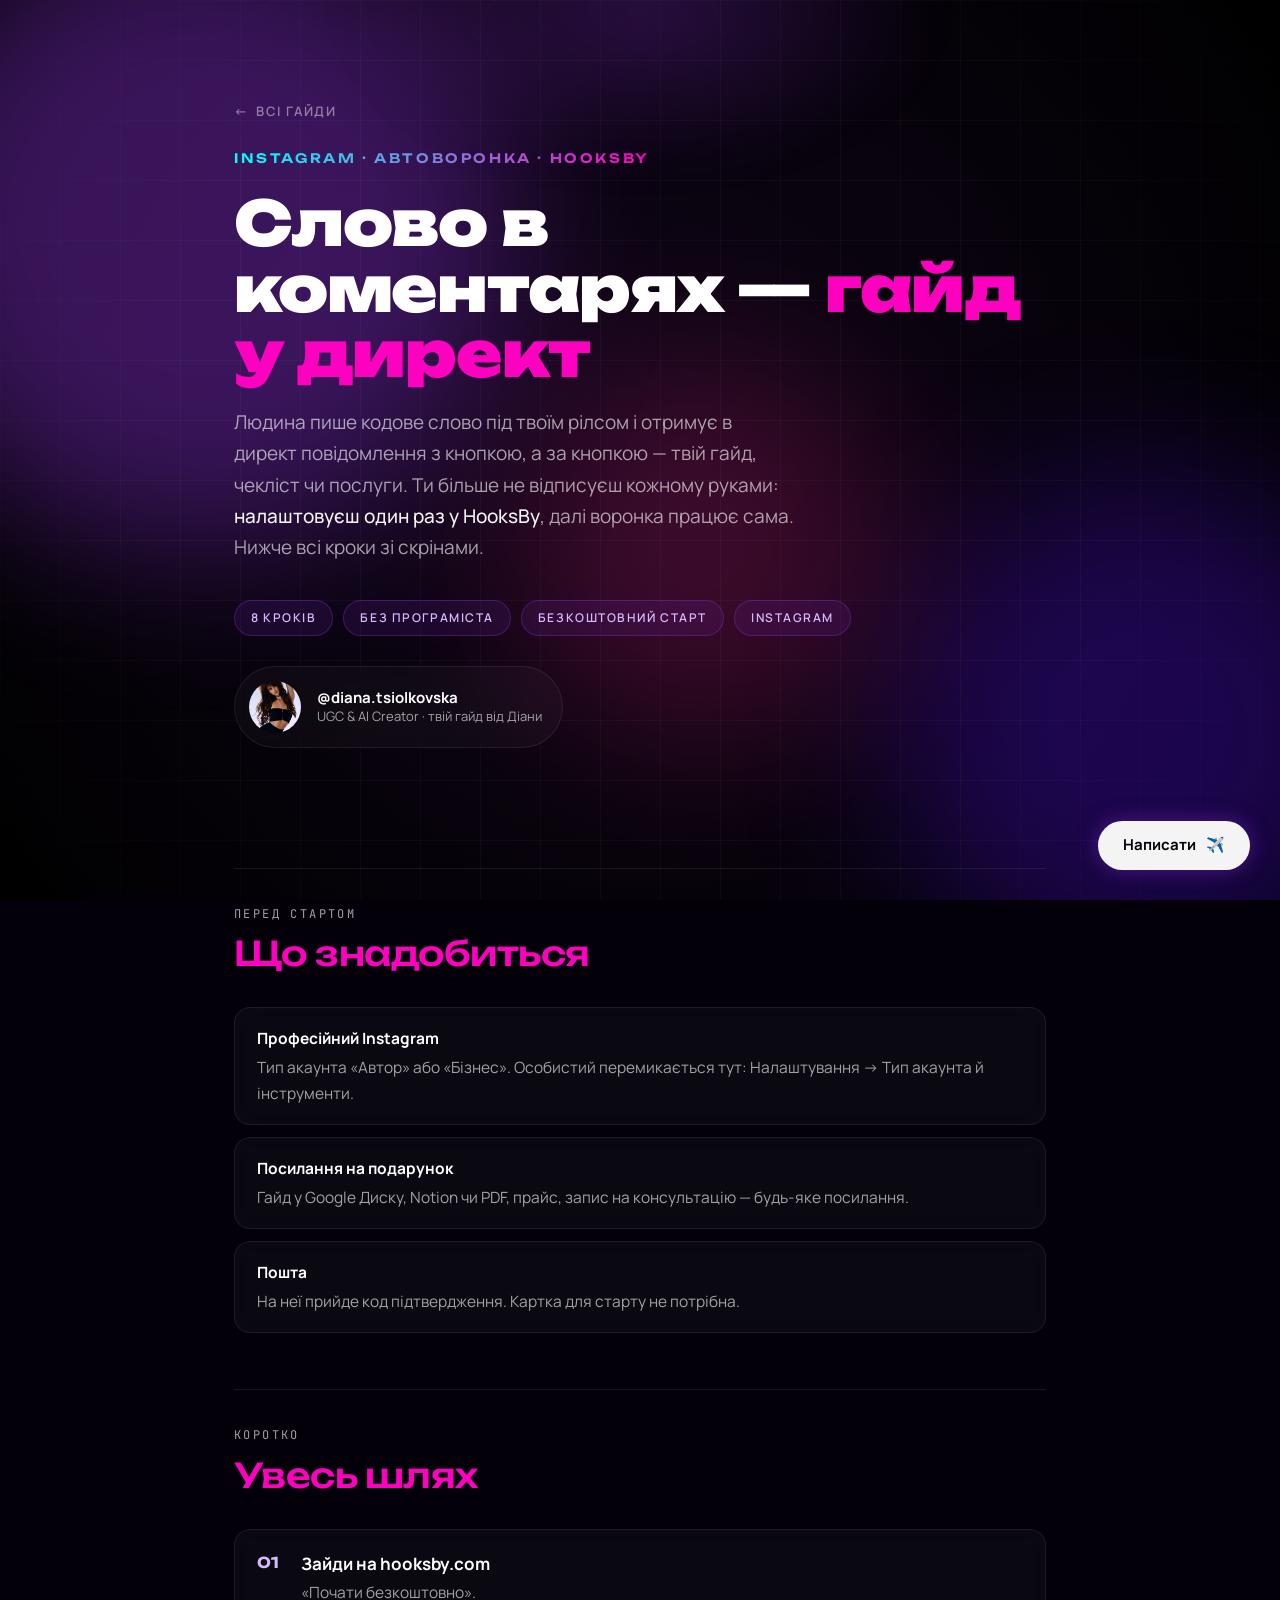
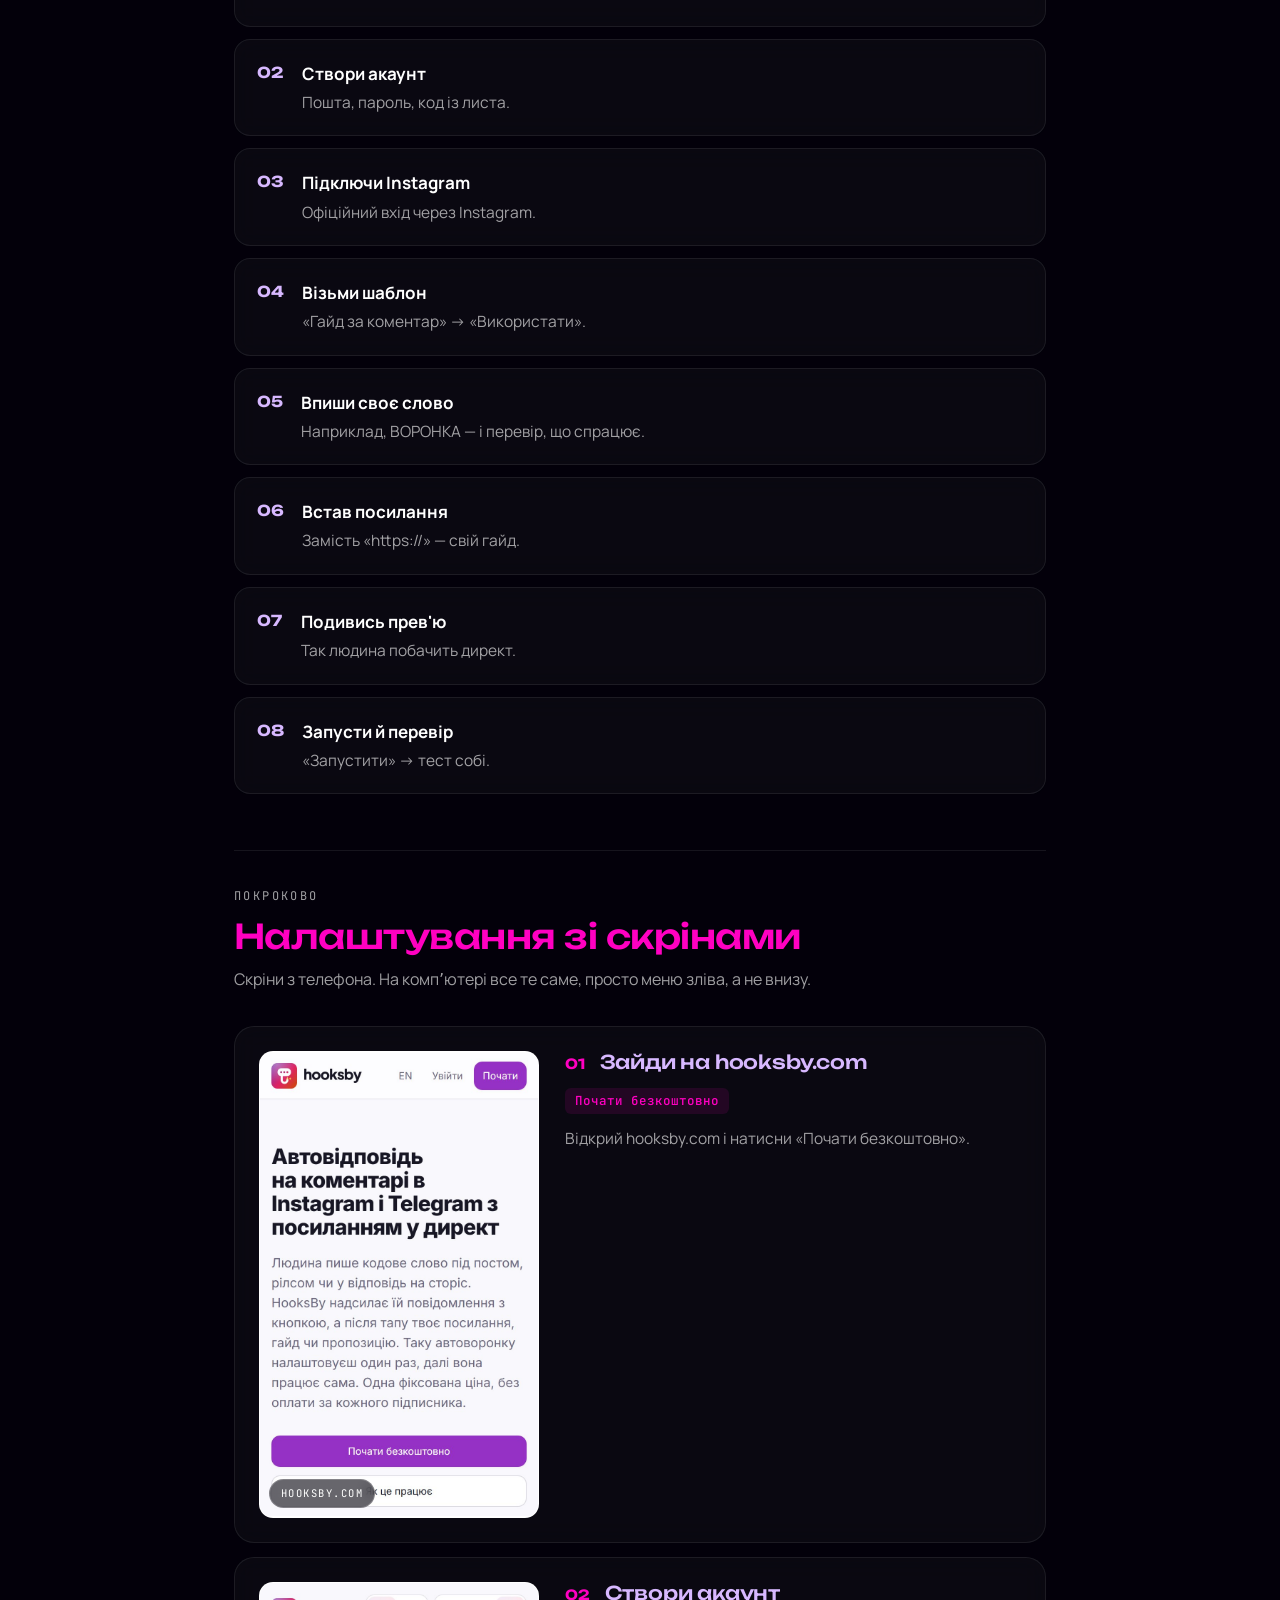
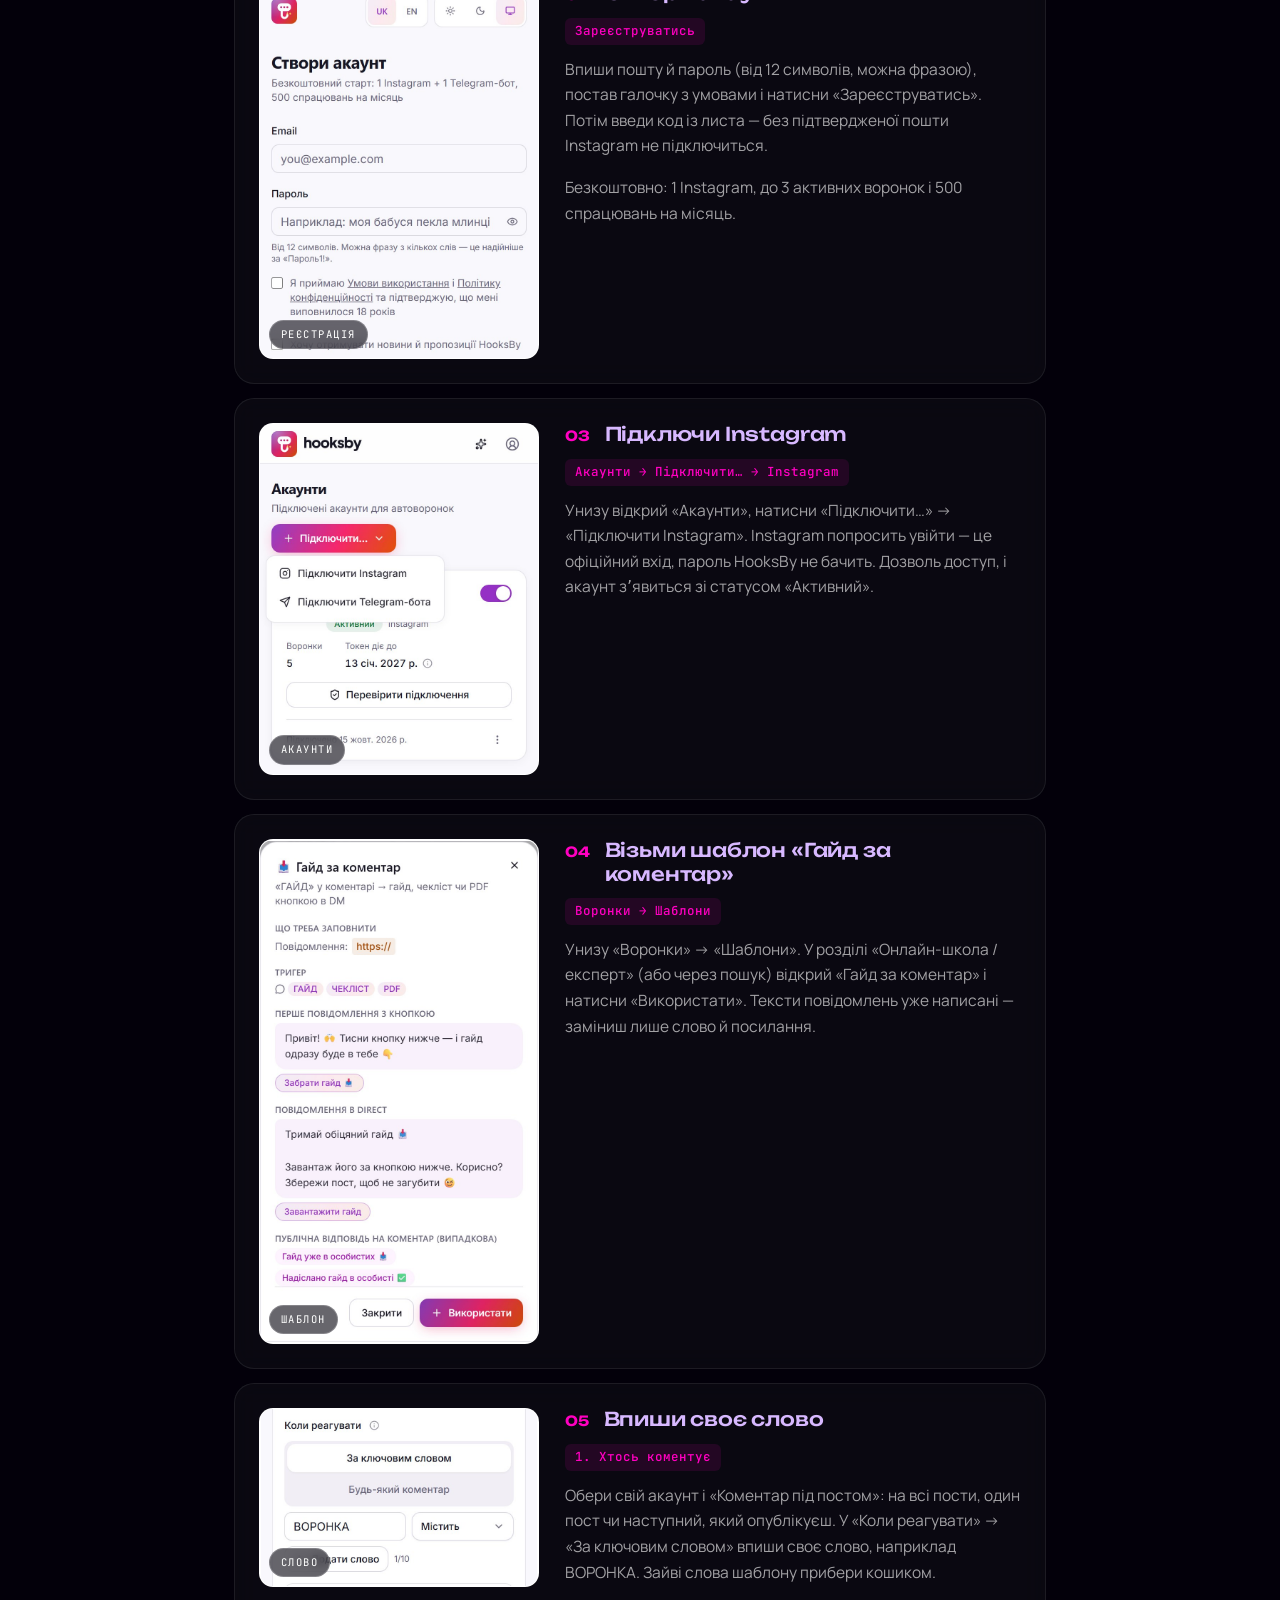
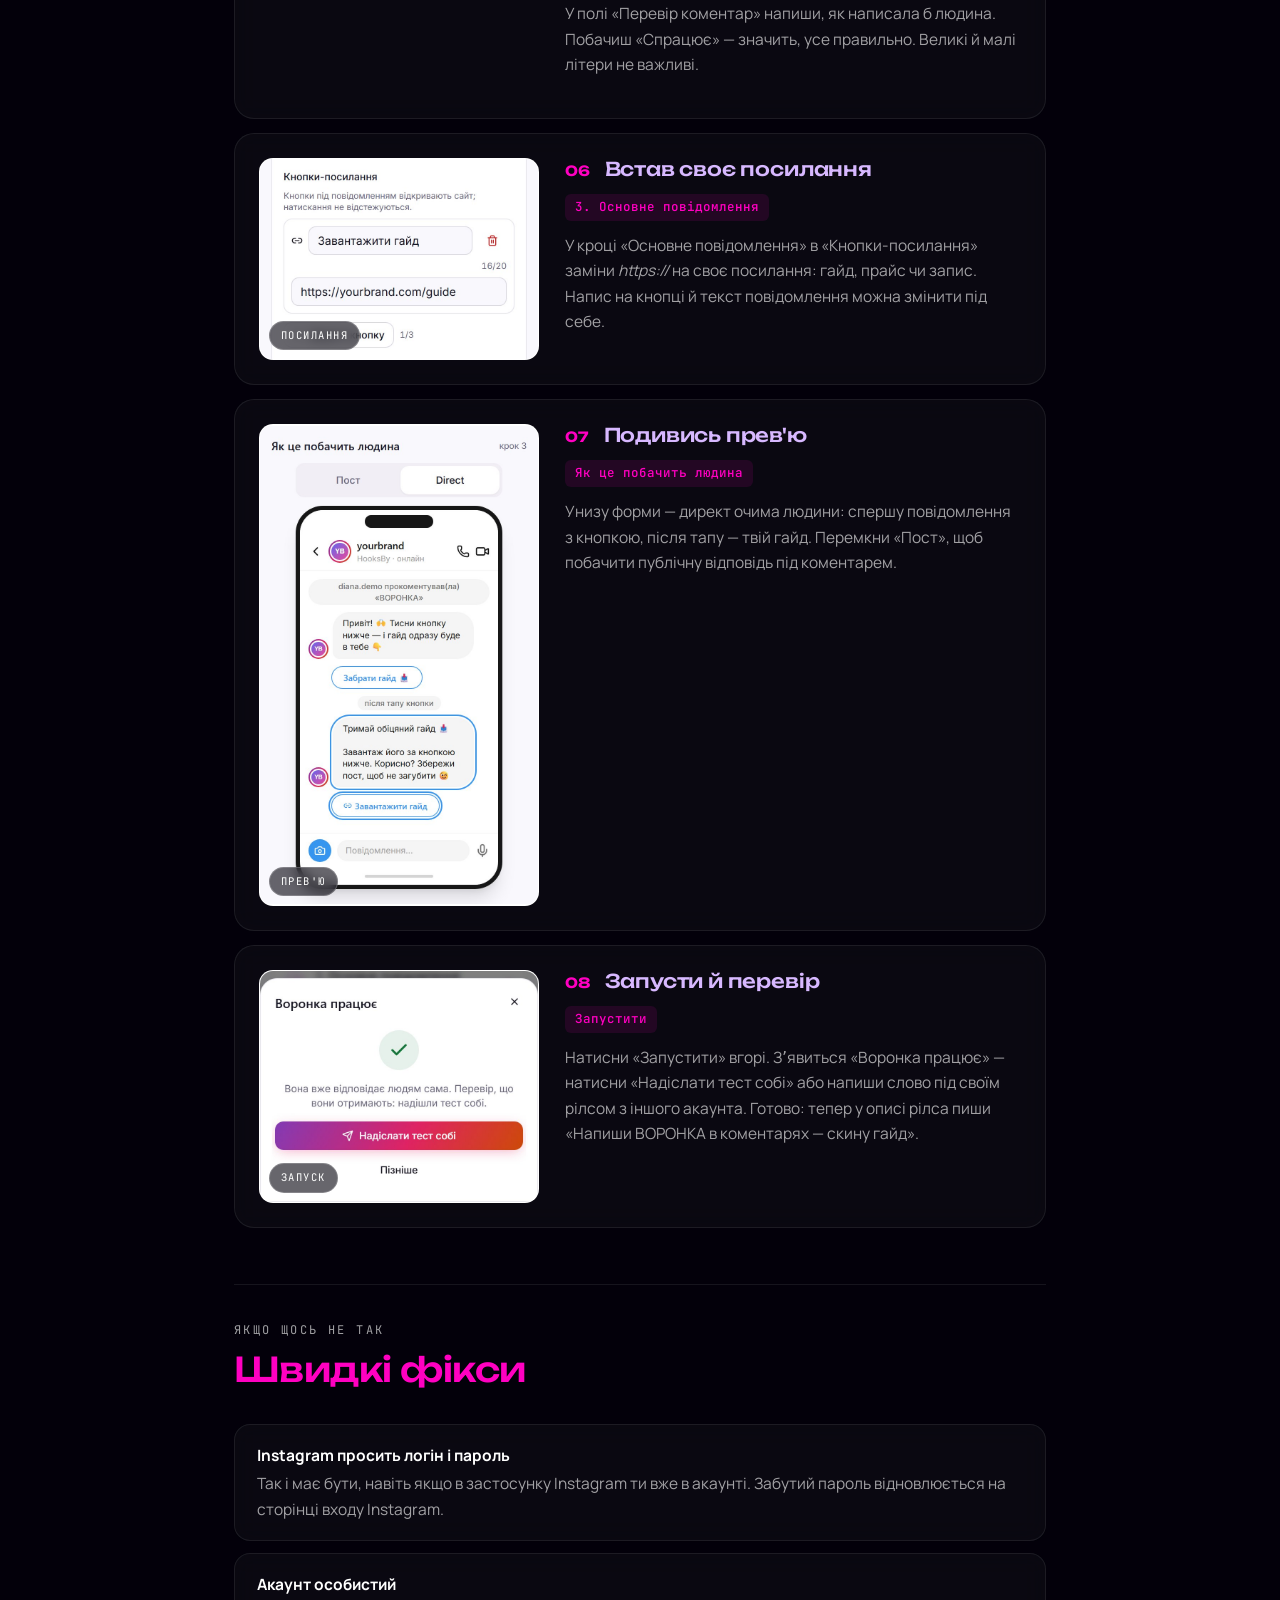
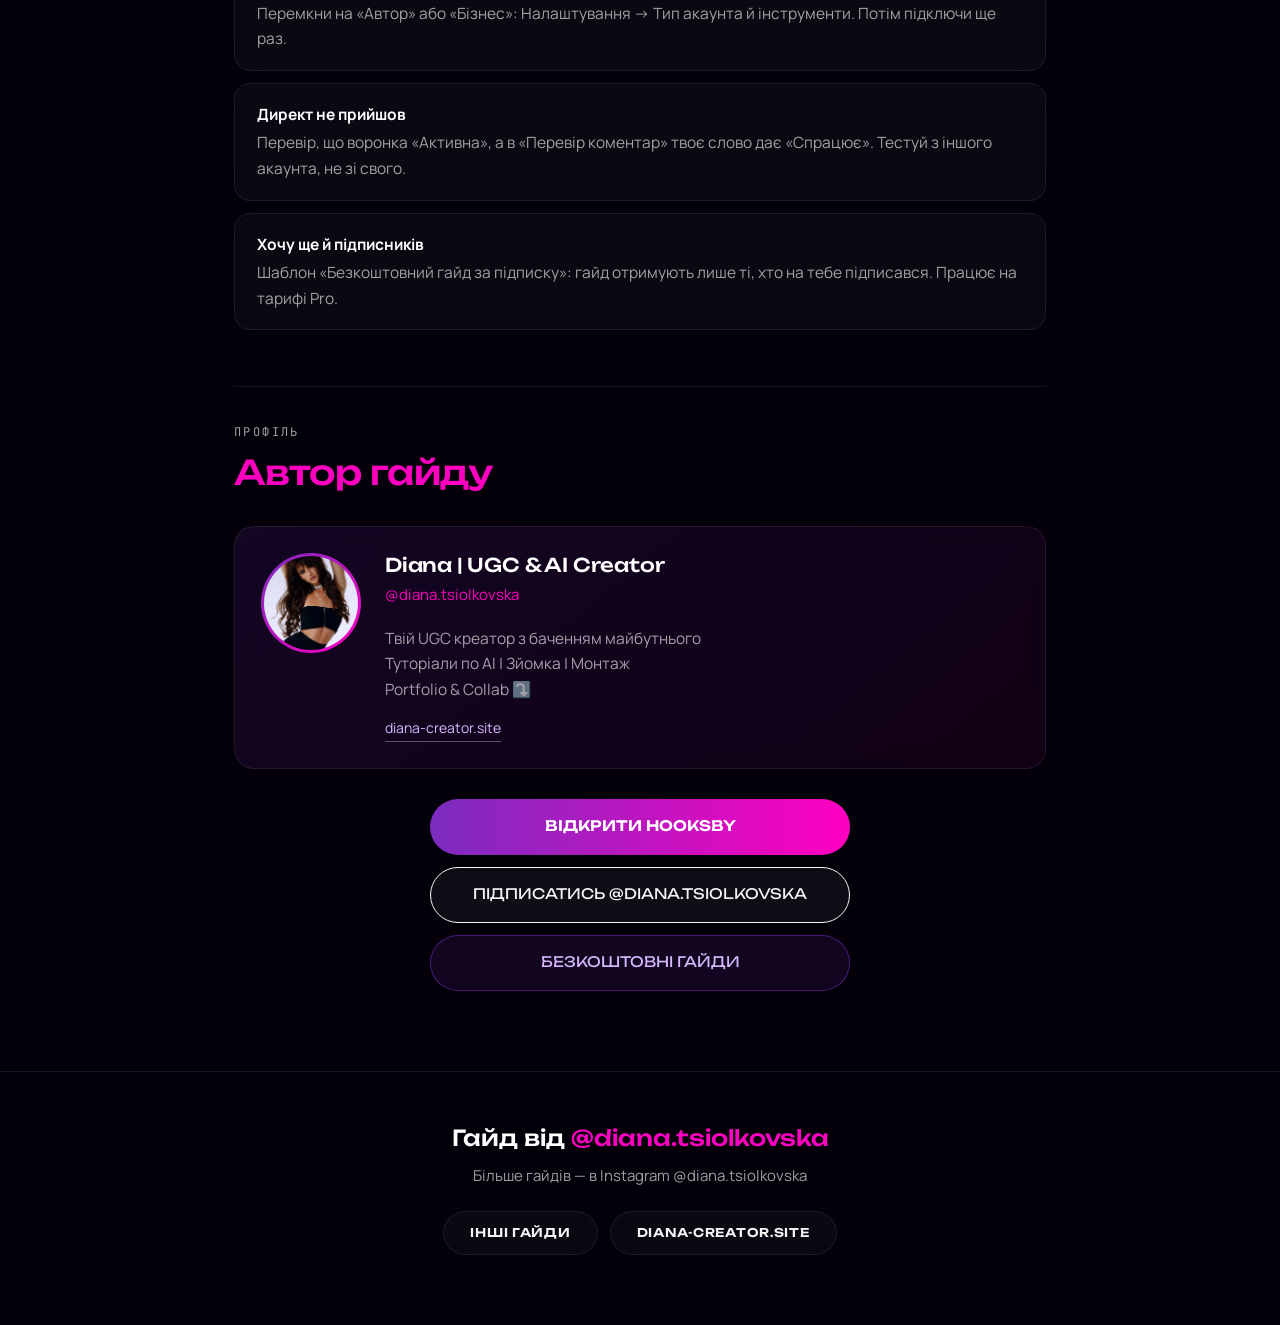
<file: guides/avtovoronka/index.html>
<!DOCTYPE html>
<html lang="uk">
<head>
<meta charset="UTF-8">
<meta name="viewport" content="width=device-width, initial-scale=1, viewport-fit=cover">
<title>Автоворонка в Instagram: слово в коментарях — гайд у директ | Diana Tsiolkovska</title>
<meta name="description" content="Покроково зі скрінами: як у HooksBy налаштувати автоворонку — людина пише слово під рілсом і сама отримує твій гайд у директ. Реєстрація, Instagram, шаблон, запуск.">
<link rel="canonical" href="https://diana-creator.site/guides/avtovoronka/">
<meta name="theme-color" content="#03000a">

<meta property="og:type" content="article">
<meta property="og:url" content="https://diana-creator.site/guides/avtovoronka/">
<meta property="og:title" content="Автоворонка в Instagram: слово в коментарях — гайд у директ">
<meta property="og:description" content="8 кроків зі скрінами: людина пише слово під рілсом — і сама отримує твій гайд у директ.">
<meta property="og:image" content="https://diana-creator.site/guides/avtovoronka/images/preview.jpg">
<meta property="og:locale" content="uk_UA">
<meta property="og:site_name" content="Diana Tsiolkovska">

<meta name="twitter:card" content="summary_large_image">
<meta name="twitter:title" content="Автоворонка в Instagram: слово в коментарях — гайд у директ">
<meta name="twitter:description" content="8 кроків зі скрінами: людина пише слово під рілсом — і сама отримує твій гайд у директ.">
<meta name="twitter:image" content="https://diana-creator.site/guides/avtovoronka/images/preview.jpg">

<link rel="icon" href="../../assets/favicon.ico" type="image/x-icon">
<link rel="icon" href="../../assets/me.png" type="image/png" sizes="32x32">
<link rel="apple-touch-icon" href="../../assets/me.png">

<link rel="preconnect" href="https://fonts.googleapis.com">
<link rel="preconnect" href="https://fonts.gstatic.com" crossorigin>
<link href="https://fonts.googleapis.com/css2?family=Unbounded:wght@300;500;700;900&family=Manrope:wght@400;500;700&family=JetBrains+Mono:wght@400;500&display=swap" rel="stylesheet">

<!-- Relative path so the page also renders when opened straight from disk -->
<link rel="stylesheet" href="../../src/css/guide.css">

<script type="application/ld+json">
{
  "@context": "https://schema.org",
  "@type": "HowTo",
  "name": "Автоворонка в Instagram: слово в коментарях — гайд у директ",
  "description": "Як у HooksBy налаштувати автоворонку: людина пише слово під рілсом і сама отримує гайд у директ.",
  "url": "https://diana-creator.site/guides/avtovoronka/",
  "inLanguage": "uk",
  "image": "https://diana-creator.site/guides/avtovoronka/images/preview.jpg",
  "author": { "@type": "Person", "name": "Diana Tsiolkovska", "url": "https://diana-creator.site/" },
  "step": [
    { "@type": "HowToStep", "name": "Зайди на hooksby.com", "url": "https://diana-creator.site/guides/avtovoronka/#step-1" },
    { "@type": "HowToStep", "name": "Створи акаунт", "url": "https://diana-creator.site/guides/avtovoronka/#step-2" },
    { "@type": "HowToStep", "name": "Підключи Instagram", "url": "https://diana-creator.site/guides/avtovoronka/#step-3" },
    { "@type": "HowToStep", "name": "Візьми шаблон «Гайд за коментар»", "url": "https://diana-creator.site/guides/avtovoronka/#step-4" },
    { "@type": "HowToStep", "name": "Впиши своє слово", "url": "https://diana-creator.site/guides/avtovoronka/#step-5" },
    { "@type": "HowToStep", "name": "Встав своє посилання", "url": "https://diana-creator.site/guides/avtovoronka/#step-6" },
    { "@type": "HowToStep", "name": "Подивись прев'ю", "url": "https://diana-creator.site/guides/avtovoronka/#step-7" },
    { "@type": "HowToStep", "name": "Запусти й перевір", "url": "https://diana-creator.site/guides/avtovoronka/#step-8" }
  ],
  "isPartOf": { "@type": "CollectionPage", "name": "Безкоштовні гайди", "url": "https://diana-creator.site/guides/" }
}
</script>
</head>
<body>

<div class="global-background">
  <div class="gradient-orb orb-1"></div>
  <div class="gradient-orb orb-2"></div>
  <div class="gradient-orb orb-3"></div>
  <div class="grid-overlay"></div>
</div>

<a href="https://ig.me/m/diana.tsiolkovska"
   target="_blank" rel="noopener noreferrer"
   class="floating-cta"
   aria-label="Написати в Instagram Direct">
  <span>Написати</span>
  <span aria-hidden="true">✈️</span>
</a>

<header class="hero">
  <div class="ceiling"><div class="ceiling__glow"></div><div class="ceiling__grid"></div></div>
  <div class="wrap hero__inner">
    <a class="backlink" href="../"><span aria-hidden="true">←</span> Всі гайди</a>
    <p class="eyebrow">Instagram · Автоворонка · HooksBy</p>
    <h1>Слово в коментарях — <span class="accent">гайд у директ</span></h1>
    <p class="lede">
      Людина пише кодове слово під твоїм рілсом і отримує в директ повідомлення з кнопкою, а за кнопкою — твій гайд,
      чекліст чи послуги. Ти більше не відписуєш кожному руками: <strong>налаштовуєш один раз у HooksBy</strong>,
      далі воронка працює сама. Нижче всі кроки зі скрінами.
    </p>
    <ul class="chips">
      <li>8 кроків</li>
      <li>Без програміста</li>
      <li>Безкоштовний старт</li>
      <li>Instagram</li>
    </ul>

    <div class="author">
      <img src="../../assets/me.png" alt="Diana Tsiolkovska" width="52" height="52" loading="lazy">
      <div>
        <div class="author__name">@diana.tsiolkovska</div>
        <div class="author__role">UGC &amp; AI Creator · твій гайд від Діани</div>
      </div>
    </div>
  </div>
</header>

<main class="wrap">

  <section>
    <div class="sect-head">
      <span class="sect-num">Перед стартом</span>
      <h2>Що знадобиться</h2>
    </div>
    <div class="tips">
      <div class="tip"><b>Професійний Instagram</b>Тип акаунта «Автор» або «Бізнес». Особистий перемикається тут: Налаштування → Тип акаунта й інструменти.</div>
      <div class="tip"><b>Посилання на подарунок</b>Гайд у Google Диску, Notion чи PDF, прайс, запис на консультацію — будь-яке посилання.</div>
      <div class="tip"><b>Пошта</b>На неї прийде код підтвердження. Картка для старту не потрібна.</div>
    </div>
  </section>

  <section>
    <div class="sect-head">
      <span class="sect-num">Коротко</span>
      <h2>Увесь шлях</h2>
    </div>
    <div class="steps">
      <div class="step"><span class="step__n">01</span><div><span class="step__t">Зайди на hooksby.com</span><p>«Почати безкоштовно».</p></div></div>
      <div class="step"><span class="step__n">02</span><div><span class="step__t">Створи акаунт</span><p>Пошта, пароль, код із листа.</p></div></div>
      <div class="step"><span class="step__n">03</span><div><span class="step__t">Підключи Instagram</span><p>Офіційний вхід через Instagram.</p></div></div>
      <div class="step"><span class="step__n">04</span><div><span class="step__t">Візьми шаблон</span><p>«Гайд за коментар» → «Використати».</p></div></div>
      <div class="step"><span class="step__n">05</span><div><span class="step__t">Впиши своє слово</span><p>Наприклад, ВОРОНКА — і перевір, що спрацює.</p></div></div>
      <div class="step"><span class="step__n">06</span><div><span class="step__t">Встав посилання</span><p>Замість «https://» — свій гайд.</p></div></div>
      <div class="step"><span class="step__n">07</span><div><span class="step__t">Подивись прев'ю</span><p>Так людина побачить директ.</p></div></div>
      <div class="step"><span class="step__n">08</span><div><span class="step__t">Запусти й перевір</span><p>«Запустити» → тест собі.</p></div></div>
    </div>
  </section>

  <section>
    <div class="sect-head">
      <span class="sect-num">Покроково</span>
      <h2>Налаштування зі скрінами</h2>
      <p class="sect-sub">Скріни з телефона. На компʼютері все те саме, просто меню зліва, а не внизу.</p>
    </div>

    <div class="cards">
      <article class="card card--shot" id="step-1">
        <figure class="card__figure">
          <img class="card__shot card__shot--ui" style="aspect-ratio:780/1300" src="images/site.jpg" alt="Головна сторінка hooksby.com з кнопкою «Почати безкоштовно»" width="780" height="1300" loading="lazy" decoding="async">
          <figcaption class="card__shot-tag">hooksby.com</figcaption>
        </figure>
        <div class="card__body">
          <div class="card__top"><span class="card__n">01</span><h3>Зайди на hooksby.com</h3></div>
          <code class="cmd">Почати безкоштовно</code>
          <p class="card__desc">Відкрий <a href="https://hooksby.com" target="_blank" rel="noopener noreferrer">hooksby.com</a> і натисни «Почати безкоштовно».</p>
        </div>
      </article>

      <article class="card card--shot" id="step-2">
        <figure class="card__figure">
          <img class="card__shot card__shot--ui" style="aspect-ratio:780/1050" src="images/register.jpg" alt="Форма реєстрації: пошта, пароль, згода з умовами" width="780" height="1050" loading="lazy" decoding="async">
          <figcaption class="card__shot-tag">Реєстрація</figcaption>
        </figure>
        <div class="card__body">
          <div class="card__top"><span class="card__n">02</span><h3>Створи акаунт</h3></div>
          <code class="cmd">Зареєструватись</code>
          <p class="card__desc">Впиши пошту й пароль (від 12 символів, можна фразою), постав галочку з умовами і натисни «Зареєструватись». Потім введи код із листа — без підтвердженої пошти Instagram не підключиться.</p>
          <p class="card__desc">Безкоштовно: 1 Instagram, до 3 активних воронок і 500 спрацювань на місяць.</p>
        </div>
      </article>

      <article class="card card--shot" id="step-3">
        <figure class="card__figure">
          <img class="card__shot card__shot--ui" style="aspect-ratio:780/980" src="images/connect.jpg" alt="Сторінка «Акаунти»: меню «Підключити Instagram»" width="780" height="980" loading="lazy" decoding="async">
          <figcaption class="card__shot-tag">Акаунти</figcaption>
        </figure>
        <div class="card__body">
          <div class="card__top"><span class="card__n">03</span><h3>Підключи Instagram</h3></div>
          <code class="cmd">Акаунти → Підключити… → Instagram</code>
          <p class="card__desc">Унизу відкрий «Акаунти», натисни «Підключити…» → «Підключити Instagram». Instagram попросить увійти — це офіційний вхід, пароль HooksBy не бачить. Дозволь доступ, і акаунт зʼявиться зі статусом «Активний».</p>
        </div>
      </article>

      <article class="card card--shot" id="step-4">
        <figure class="card__figure">
          <img class="card__shot card__shot--ui" style="aspect-ratio:780/1408" src="images/template.jpg" alt="Шаблон «Гайд за коментар» з кнопкою «Використати»" width="780" height="1408" loading="lazy" decoding="async">
          <figcaption class="card__shot-tag">Шаблон</figcaption>
        </figure>
        <div class="card__body">
          <div class="card__top"><span class="card__n">04</span><h3>Візьми шаблон «Гайд за коментар»</h3></div>
          <code class="cmd">Воронки → Шаблони</code>
          <p class="card__desc">Унизу «Воронки» → «Шаблони». У розділі «Онлайн-школа / експерт» (або через пошук) відкрий «Гайд за коментар» і натисни «Використати». Тексти повідомлень уже написані — заміниш лише слово й посилання.</p>
        </div>
      </article>

      <article class="card card--shot" id="step-5">
        <figure class="card__figure">
          <img class="card__shot card__shot--ui" style="aspect-ratio:780/498" src="images/keyword.jpg" alt="Поле ключового слова зі словом ВОРОНКА" width="780" height="498" loading="lazy" decoding="async">
          <figcaption class="card__shot-tag">Слово</figcaption>
        </figure>
        <div class="card__body">
          <div class="card__top"><span class="card__n">05</span><h3>Впиши своє слово</h3></div>
          <code class="cmd">1. Хтось коментує</code>
          <p class="card__desc">Обери свій акаунт і «Коментар під постом»: на всі пости, один пост чи наступний, який опублікуєш. У «Коли реагувати» → «За ключовим словом» впиши своє слово, наприклад ВОРОНКА. Зайві слова шаблону прибери кошиком.</p>
          <p class="card__desc">У полі «Перевір коментар» напиши, як написала б людина. Побачиш «Спрацює» — значить, усе правильно. Великі й малі літери не важливі.</p>
        </div>
      </article>

      <article class="card card--shot" id="step-6">
        <figure class="card__figure">
          <img class="card__shot card__shot--ui" style="aspect-ratio:780/564" src="images/link.jpg" alt="Кнопка-посилання з власною адресою гайду" width="780" height="564" loading="lazy" decoding="async">
          <figcaption class="card__shot-tag">Посилання</figcaption>
        </figure>
        <div class="card__body">
          <div class="card__top"><span class="card__n">06</span><h3>Встав своє посилання</h3></div>
          <code class="cmd">3. Основне повідомлення</code>
          <p class="card__desc">У кроці «Основне повідомлення» в «Кнопки-посилання» заміни <i>https://</i> на своє посилання: гайд, прайс чи запис. Напис на кнопці й текст повідомлення можна змінити під себе.</p>
        </div>
      </article>

      <article class="card card--shot" id="step-7">
        <figure class="card__figure">
          <img class="card__shot card__shot--ui" style="aspect-ratio:780/1342" src="images/preview.jpg" alt="Прев'ю директу: повідомлення з кнопкою і гайд після тапу" width="780" height="1342" loading="lazy" decoding="async">
          <figcaption class="card__shot-tag">Прев'ю</figcaption>
        </figure>
        <div class="card__body">
          <div class="card__top"><span class="card__n">07</span><h3>Подивись прев'ю</h3></div>
          <code class="cmd">Як це побачить людина</code>
          <p class="card__desc">Унизу форми — директ очима людини: спершу повідомлення з кнопкою, після тапу — твій гайд. Перемкни «Пост», щоб побачити публічну відповідь під коментарем.</p>
        </div>
      </article>

      <article class="card card--shot" id="step-8">
        <figure class="card__figure">
          <img class="card__shot card__shot--ui" style="aspect-ratio:780/648" src="images/launch.jpg" alt="Вікно «Воронка працює» з кнопкою «Надіслати тест собі»" width="780" height="648" loading="lazy" decoding="async">
          <figcaption class="card__shot-tag">Запуск</figcaption>
        </figure>
        <div class="card__body">
          <div class="card__top"><span class="card__n">08</span><h3>Запусти й перевір</h3></div>
          <code class="cmd">Запустити</code>
          <p class="card__desc">Натисни «Запустити» вгорі. Зʼявиться «Воронка працює» — натисни «Надіслати тест собі» або напиши слово під своїм рілсом з іншого акаунта. Готово: тепер у описі рілса пиши «Напиши ВОРОНКА в коментарях — скину гайд».</p>
        </div>
      </article>
    </div>
  </section>

  <section>
    <div class="sect-head">
      <span class="sect-num">Якщо щось не так</span>
      <h2>Швидкі фікси</h2>
    </div>
    <div class="tips">
      <div class="tip"><b>Instagram просить логін і пароль</b>Так і має бути, навіть якщо в застосунку Instagram ти вже в акаунті. Забутий пароль відновлюється на сторінці входу Instagram.</div>
      <div class="tip"><b>Акаунт особистий</b>Перемкни на «Автор» або «Бізнес»: Налаштування → Тип акаунта й інструменти. Потім підключи ще раз.</div>
      <div class="tip"><b>Директ не прийшов</b>Перевір, що воронка «Активна», а в «Перевір коментар» твоє слово дає «Спрацює». Тестуй з іншого акаунта, не зі свого.</div>
      <div class="tip"><b>Хочу ще й підписників</b>Шаблон «Безкоштовний гайд за підписку»: гайд отримують лише ті, хто на тебе підписався. Працює на тарифі Pro.</div>
    </div>
  </section>

  <section>
    <div class="sect-head">
      <span class="sect-num">Профіль</span>
      <h2>Автор гайду</h2>
    </div>

    <div class="profile">
      <div class="profile__avatar">
        <img src="../../assets/me.png" alt="Diana Tsiolkovska" width="100" height="100" loading="lazy">
      </div>
      <div class="profile__body">
        <h3 class="profile__name">Diana | UGC &amp; AI Creator</h3>
        <p class="profile__handle">@diana.tsiolkovska</p>
        <p class="profile__bio">
          <span>Твій UGC креатор з баченням майбутнього</span>
          <span>Туторіали по AI | Зйомка | Монтаж</span>
          <span>Portfolio &amp; Collab ⤵️</span>
        </p>
        <a class="profile__link" href="../../">diana-creator.site</a>
      </div>
    </div>

    <div class="cta-stack">
      <a class="btn-cta" href="https://hooksby.com" target="_blank" rel="noopener noreferrer">Відкрити HooksBy</a>
      <a class="btn-primary" href="https://www.instagram.com/diana.tsiolkovska/" target="_blank" rel="noopener noreferrer">Підписатись @diana.tsiolkovska</a>
      <a class="btn-guides" href="../">Безкоштовні гайди</a>
    </div>
  </section>

</main>

<footer>
  <div class="wrap">
    <p class="sign">Гайд від <a href="https://www.instagram.com/diana.tsiolkovska/" target="_blank" rel="noopener noreferrer">@diana.tsiolkovska</a></p>
    <p class="foot-note">Більше гайдів — в Instagram @diana.tsiolkovska</p>
    <div class="foot-links">
      <a href="../">Інші гайди</a>
      <a href="../../">diana-creator.site</a>
    </div>
  </div>
</footer>

</body>
</html>
</file>
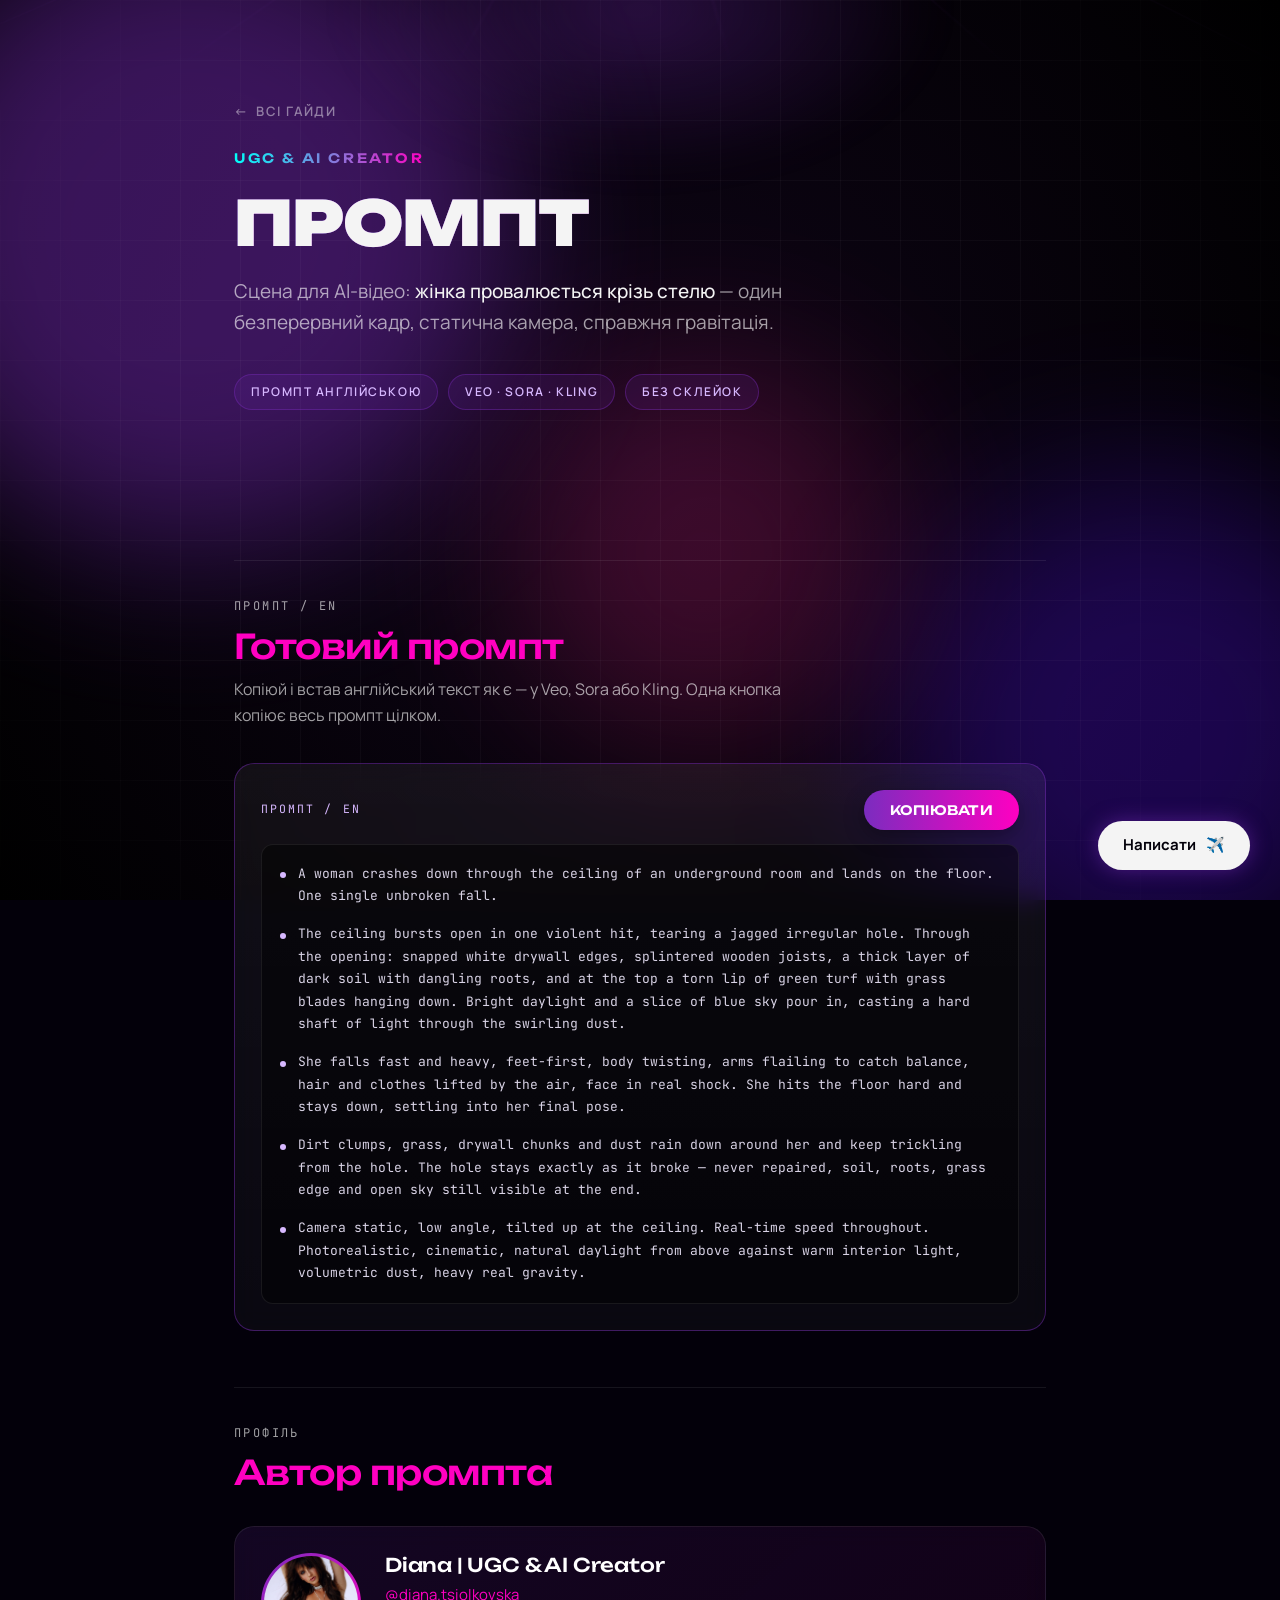
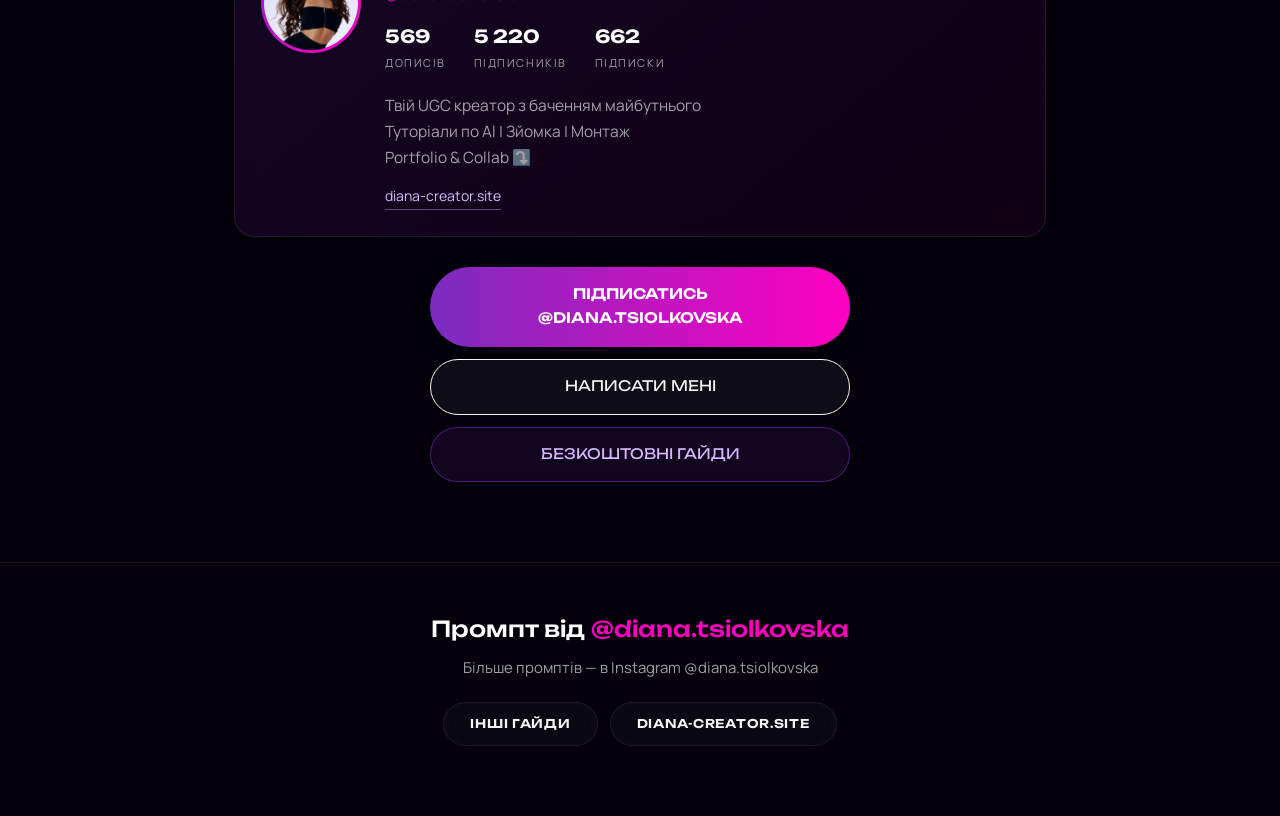
<file: guides/ceiling-fall/index.html>
<!DOCTYPE html>
<html lang="uk">
<head>
<meta charset="UTF-8">
<meta name="viewport" content="width=device-width, initial-scale=1, viewport-fit=cover">
<title>Промпт для AI-відео: жінка провалюється крізь стелю | Diana Tsiolkovska</title>
<meta name="description" content="Готовий AI-промпт для відео: жінка провалюється крізь стелю. Один безперервний кадр, статична камера, справжня гравітація. Veo, Sora, Kling.">
<link rel="canonical" href="https://diana-creator.site/guides/ceiling-fall/">
<meta name="theme-color" content="#03000a">

<meta property="og:type" content="article">
<meta property="og:url" content="https://diana-creator.site/guides/ceiling-fall/">
<meta property="og:title" content="Промпт для AI-відео: жінка провалюється крізь стелю">
<meta property="og:description" content="Один безперервний кадр, статична камера, справжня гравітація. Готовий промпт англійською для Veo, Sora та Kling.">
<meta property="og:image" content="https://diana-creator.site/assets/me.png">
<meta property="og:locale" content="uk_UA">
<meta property="og:site_name" content="Diana Tsiolkovska">

<meta name="twitter:card" content="summary_large_image">
<meta name="twitter:title" content="Промпт для AI-відео: жінка провалюється крізь стелю">
<meta name="twitter:description" content="Один безперервний кадр, статична камера, справжня гравітація. Промпт для Veo, Sora, Kling.">
<meta name="twitter:image" content="https://diana-creator.site/assets/me.png">

<link rel="icon" href="../../assets/favicon.ico" type="image/x-icon">
<link rel="icon" href="../../assets/me.png" type="image/png" sizes="32x32">
<link rel="apple-touch-icon" href="../../assets/me.png">

<link rel="preconnect" href="https://fonts.googleapis.com">
<link rel="preconnect" href="https://fonts.gstatic.com" crossorigin>
<link href="https://fonts.googleapis.com/css2?family=Unbounded:wght@300;500;700;900&family=Manrope:wght@400;500;700&family=JetBrains+Mono:wght@400;500&display=swap" rel="stylesheet">

<!-- Relative path so the page also renders when opened straight from disk -->
<link rel="stylesheet" href="../../src/css/guide.css">

<script type="application/ld+json">
{
  "@context": "https://schema.org",
  "@type": "Article",
  "headline": "Промпт для AI-відео: жінка провалюється крізь стелю",
  "description": "Готовий промпт англійською для генерації відео: один безперервний кадр, статична камера, справжня гравітація.",
  "url": "https://diana-creator.site/guides/ceiling-fall/",
  "inLanguage": "uk",
  "image": "https://diana-creator.site/assets/me.png",
  "author": {
    "@type": "Person",
    "name": "Diana Tsiolkovska",
    "jobTitle": "UGC & AI Creator",
    "url": "https://diana-creator.site/"
  },
  "publisher": {
    "@type": "Person",
    "name": "Diana Tsiolkovska",
    "url": "https://diana-creator.site/"
  },
  "isPartOf": {
    "@type": "CollectionPage",
    "name": "Безкоштовні AI-гайди",
    "url": "https://diana-creator.site/guides/"
  }
}
</script>
</head>
<body>

<div class="global-background">
  <div class="gradient-orb orb-1"></div>
  <div class="gradient-orb orb-2"></div>
  <div class="gradient-orb orb-3"></div>
  <div class="grid-overlay"></div>
</div>

<a href="https://ig.me/m/diana.tsiolkovska"
   target="_blank" rel="noopener noreferrer"
   class="floating-cta"
   aria-label="Написати в Instagram Direct">
  <span>Написати</span>
  <span aria-hidden="true">✈️</span>
</a>

<header class="hero">
  <div class="ceiling"><div class="ceiling__glow"></div><div class="ceiling__grid"></div></div>
  <div class="wrap hero__inner">
    <a class="backlink" href="../"><span aria-hidden="true">←</span> Всі гайди</a>
    <p class="eyebrow">UGC &amp; AI Creator</p>
    <h1 class="glitch-text" data-text="ПРОМПТ">ПРОМПТ</h1>
    <p class="lede">Сцена для AI-відео: <strong>жінка провалюється крізь стелю</strong> — один безперервний кадр, статична камера, справжня гравітація.</p>
    <ul class="chips">
      <li>Промпт англійською</li>
      <li>Veo · Sora · Kling</li>
      <li>Без склейок</li>
    </ul>
  </div>
</header>

<main class="wrap">

  <section>
    <div class="sect-head">
      <span class="sect-num">Промпт / EN</span>
      <h2>Готовий промпт</h2>
      <p class="sect-sub">Копіюй і встав англійський текст як є — у Veo, Sora або Kling. Одна кнопка копіює весь промпт цілком.</p>
    </div>

    <div class="base base--flush">
      <div class="base__bar">
        <p class="base__label">Промпт / EN</p>
        <button class="copy" id="copyBtn" type="button">Копіювати</button>
      </div>
      <div class="code code--full" id="promptText">
        <p>A woman crashes down through the ceiling of an underground room and lands on the floor. One single unbroken fall.</p>
        <p>The ceiling bursts open in one violent hit, tearing a jagged irregular hole. Through the opening: snapped white drywall edges, splintered wooden joists, a thick layer of dark soil with dangling roots, and at the top a torn lip of green turf with grass blades hanging down. Bright daylight and a slice of blue sky pour in, casting a hard shaft of light through the swirling dust.</p>
        <p>She falls fast and heavy, feet-first, body twisting, arms flailing to catch balance, hair and clothes lifted by the air, face in real shock. She hits the floor hard and stays down, settling into her final pose.</p>
        <p>Dirt clumps, grass, drywall chunks and dust rain down around her and keep trickling from the hole. The hole stays exactly as it broke — never repaired, soil, roots, grass edge and open sky still visible at the end.</p>
        <p>Camera static, low angle, tilted up at the ceiling. Real-time speed throughout. Photorealistic, cinematic, natural daylight from above against warm interior light, volumetric dust, heavy real gravity.</p>
      </div>
    </div>
  </section>

  <section>
    <div class="sect-head">
      <span class="sect-num">Профіль</span>
      <h2>Автор промпта</h2>
    </div>

    <div class="profile">
      <div class="profile__avatar">
        <img src="../../assets/me.png" alt="Diana Tsiolkovska" width="100" height="100" loading="lazy">
      </div>
      <div class="profile__body">
        <h3 class="profile__name">Diana | UGC &amp; AI Creator</h3>
        <p class="profile__handle">@diana.tsiolkovska</p>
        <ul class="profile__stats">
          <li><b>569</b><i>дописів</i></li>
          <li><b>5&nbsp;220</b><i>підписників</i></li>
          <li><b>662</b><i>підписки</i></li>
        </ul>
        <p class="profile__bio">
          <span>Твій UGC креатор з баченням майбутнього</span>
          <span>Туторіали по AI | Зйомка | Монтаж</span>
          <span>Portfolio &amp; Collab ⤵️</span>
        </p>
        <a class="profile__link" href="../../">diana-creator.site</a>
      </div>
    </div>

    <div class="cta-stack">
      <a class="btn-cta" href="https://www.instagram.com/diana.tsiolkovska/" target="_blank" rel="noopener noreferrer">Підписатись @diana.tsiolkovska</a>
      <a class="btn-primary" href="https://ig.me/m/diana.tsiolkovska" target="_blank" rel="noopener noreferrer">Написати мені</a>
      <a class="btn-guides" href="../">Безкоштовні гайди</a>
    </div>
  </section>

</main>

<footer>
  <div class="wrap">
    <p class="sign">Промпт від <a href="https://www.instagram.com/diana.tsiolkovska/" target="_blank" rel="noopener noreferrer">@diana.tsiolkovska</a></p>
    <p class="foot-note">Більше промптів — в Instagram @diana.tsiolkovska</p>
    <div class="foot-links">
      <a href="../">Інші гайди</a>
      <a href="../../">diana-creator.site</a>
    </div>
  </div>
</footer>

<script>
(function(){
  var btn = document.getElementById('copyBtn');
  var block = document.getElementById('promptText');
  if(!btn || !block) return;

  function promptText(){
    return Array.prototype.map.call(block.querySelectorAll('p'), function(p){
      return p.textContent.trim();
    }).join('\n\n');
  }
  function done(){
    var old = btn.dataset.label || btn.textContent;
    btn.dataset.label = old;
    btn.textContent = 'Скопійовано ✓';
    btn.classList.add('done');
    clearTimeout(btn._t);
    btn._t = setTimeout(function(){ btn.textContent = btn.dataset.label; btn.classList.remove('done'); }, 1800);
  }
  function fallback(text){
    var ta = document.createElement('textarea');
    ta.value = text;
    ta.setAttribute('readonly','');
    ta.style.cssText = 'position:absolute;left:-9999px;top:0';
    document.body.appendChild(ta);
    ta.select(); ta.setSelectionRange(0, ta.value.length);
    try{ document.execCommand('copy'); done(); }catch(e){}
    document.body.removeChild(ta);
  }
  btn.addEventListener('click', function(){
    var text = promptText();
    if(navigator.clipboard && window.isSecureContext){
      navigator.clipboard.writeText(text).then(done, function(){ fallback(text); });
    } else { fallback(text); }
  });
})();
</script>
</body>
</html>
</file>
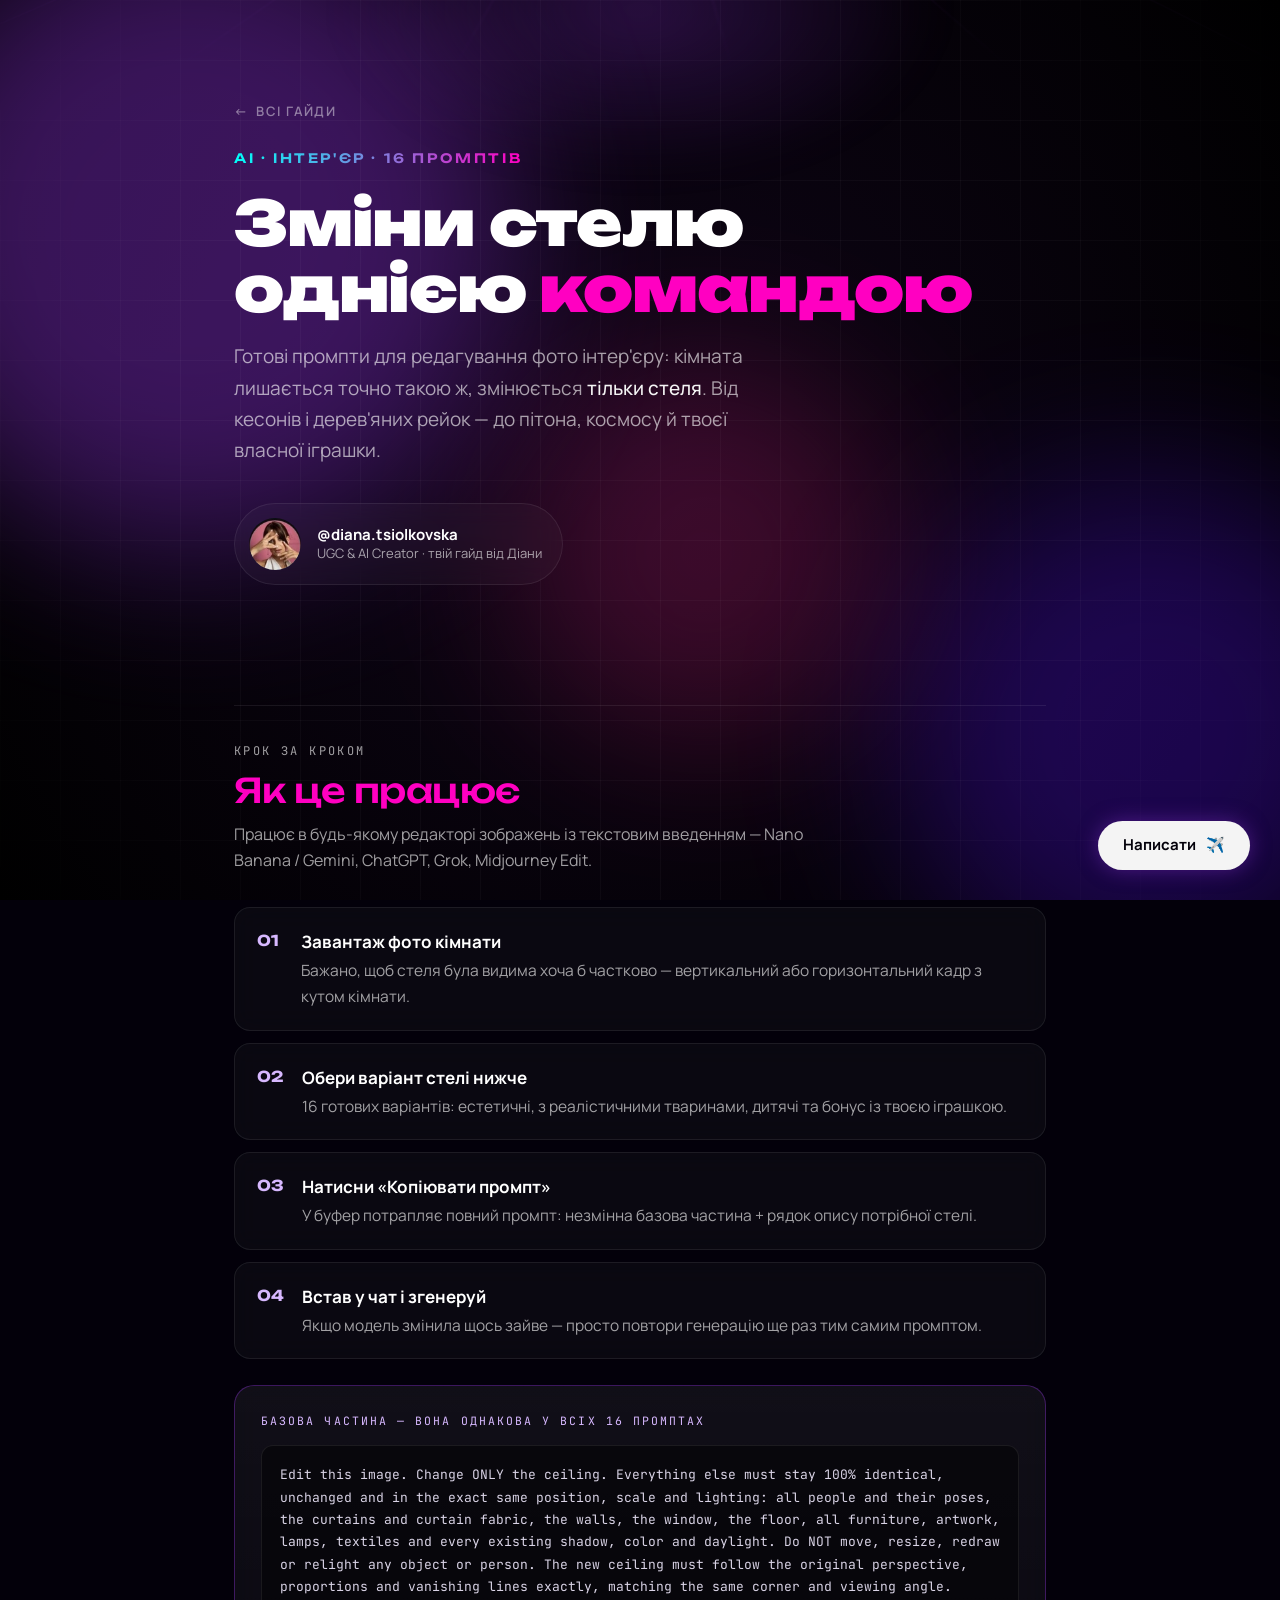
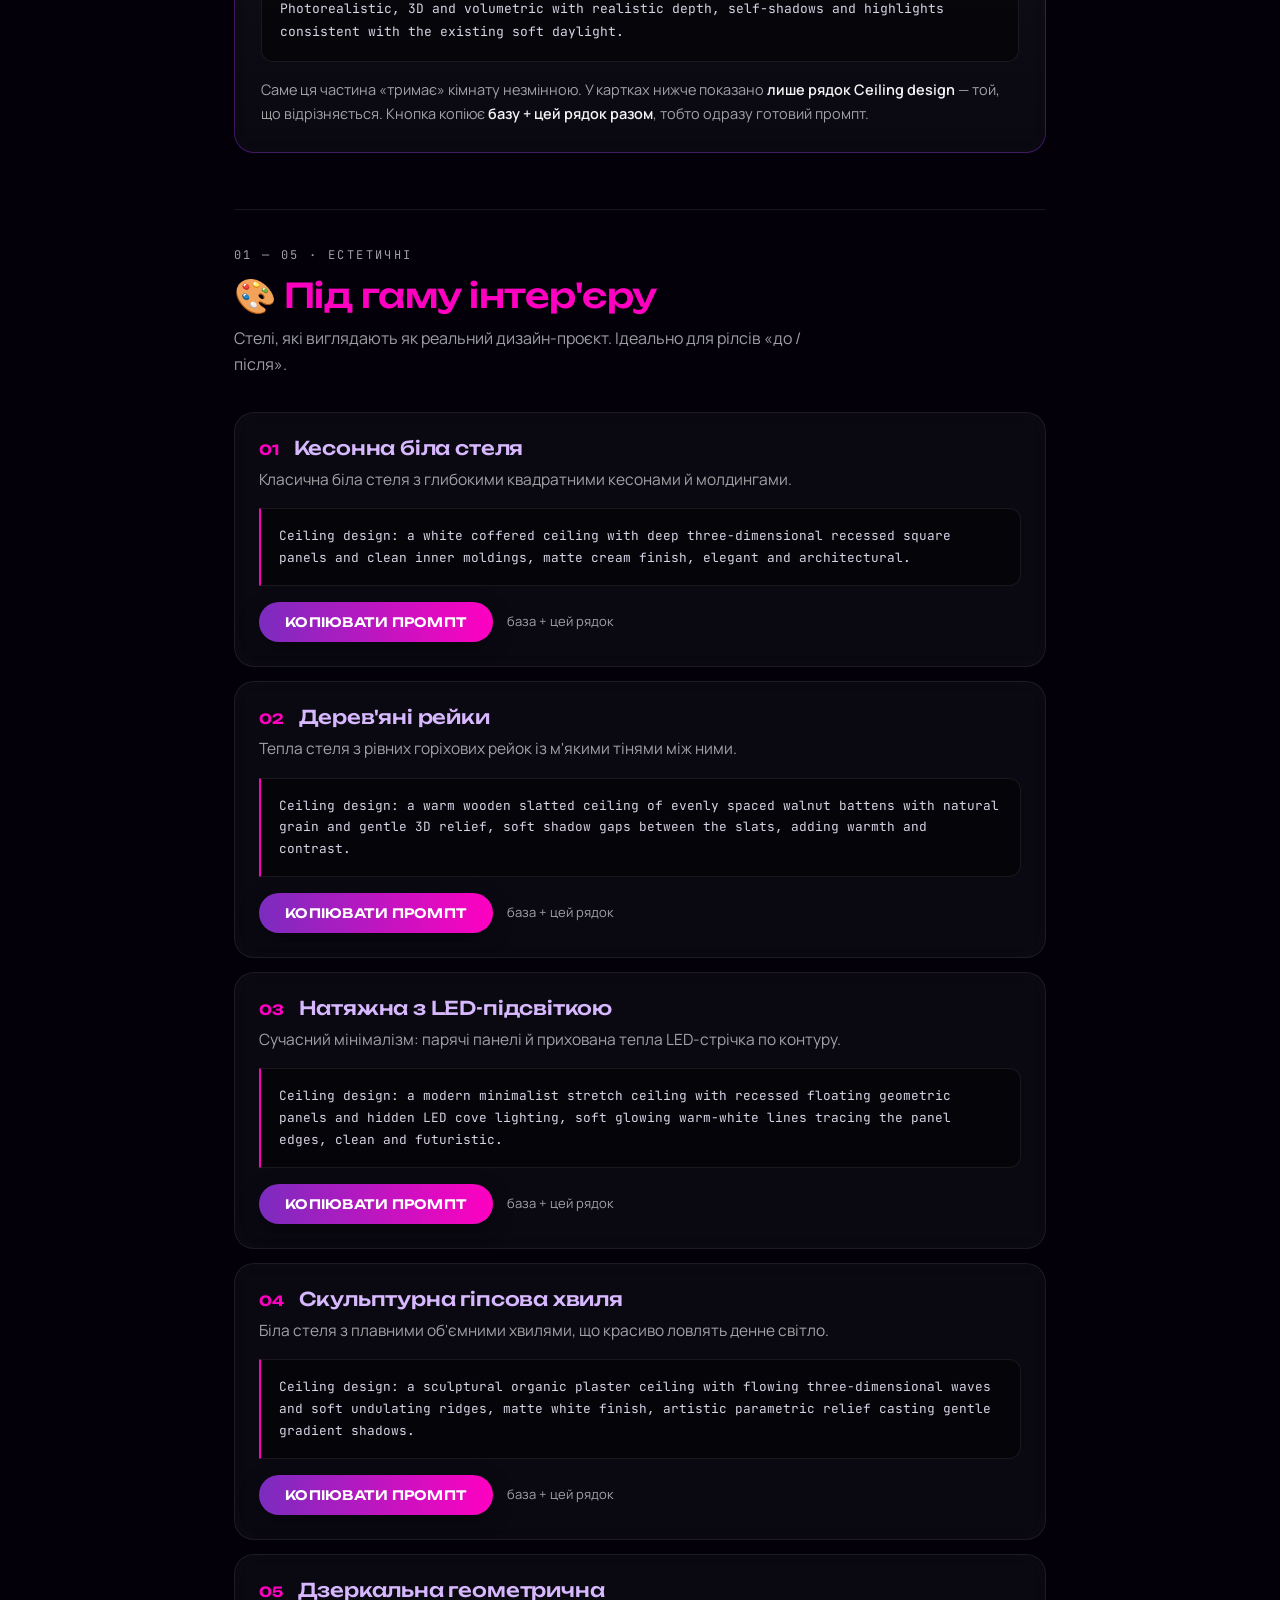
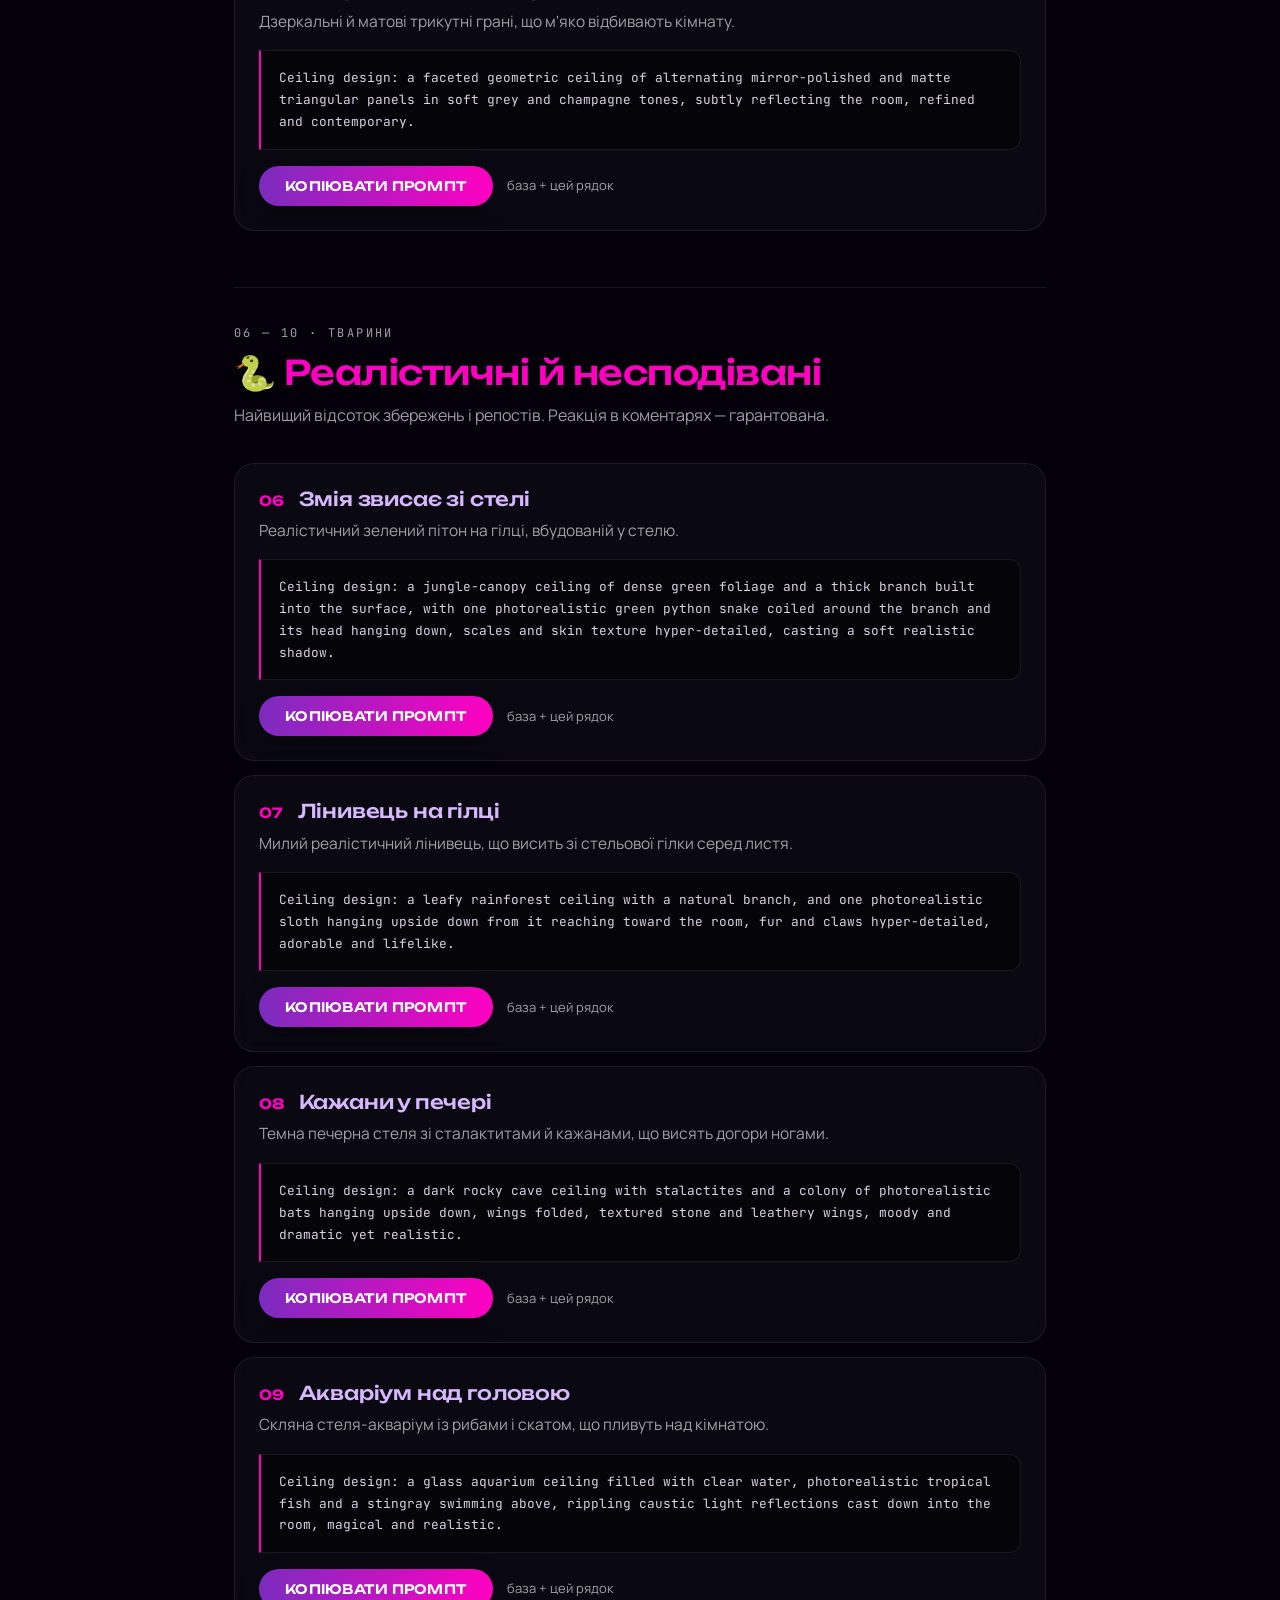
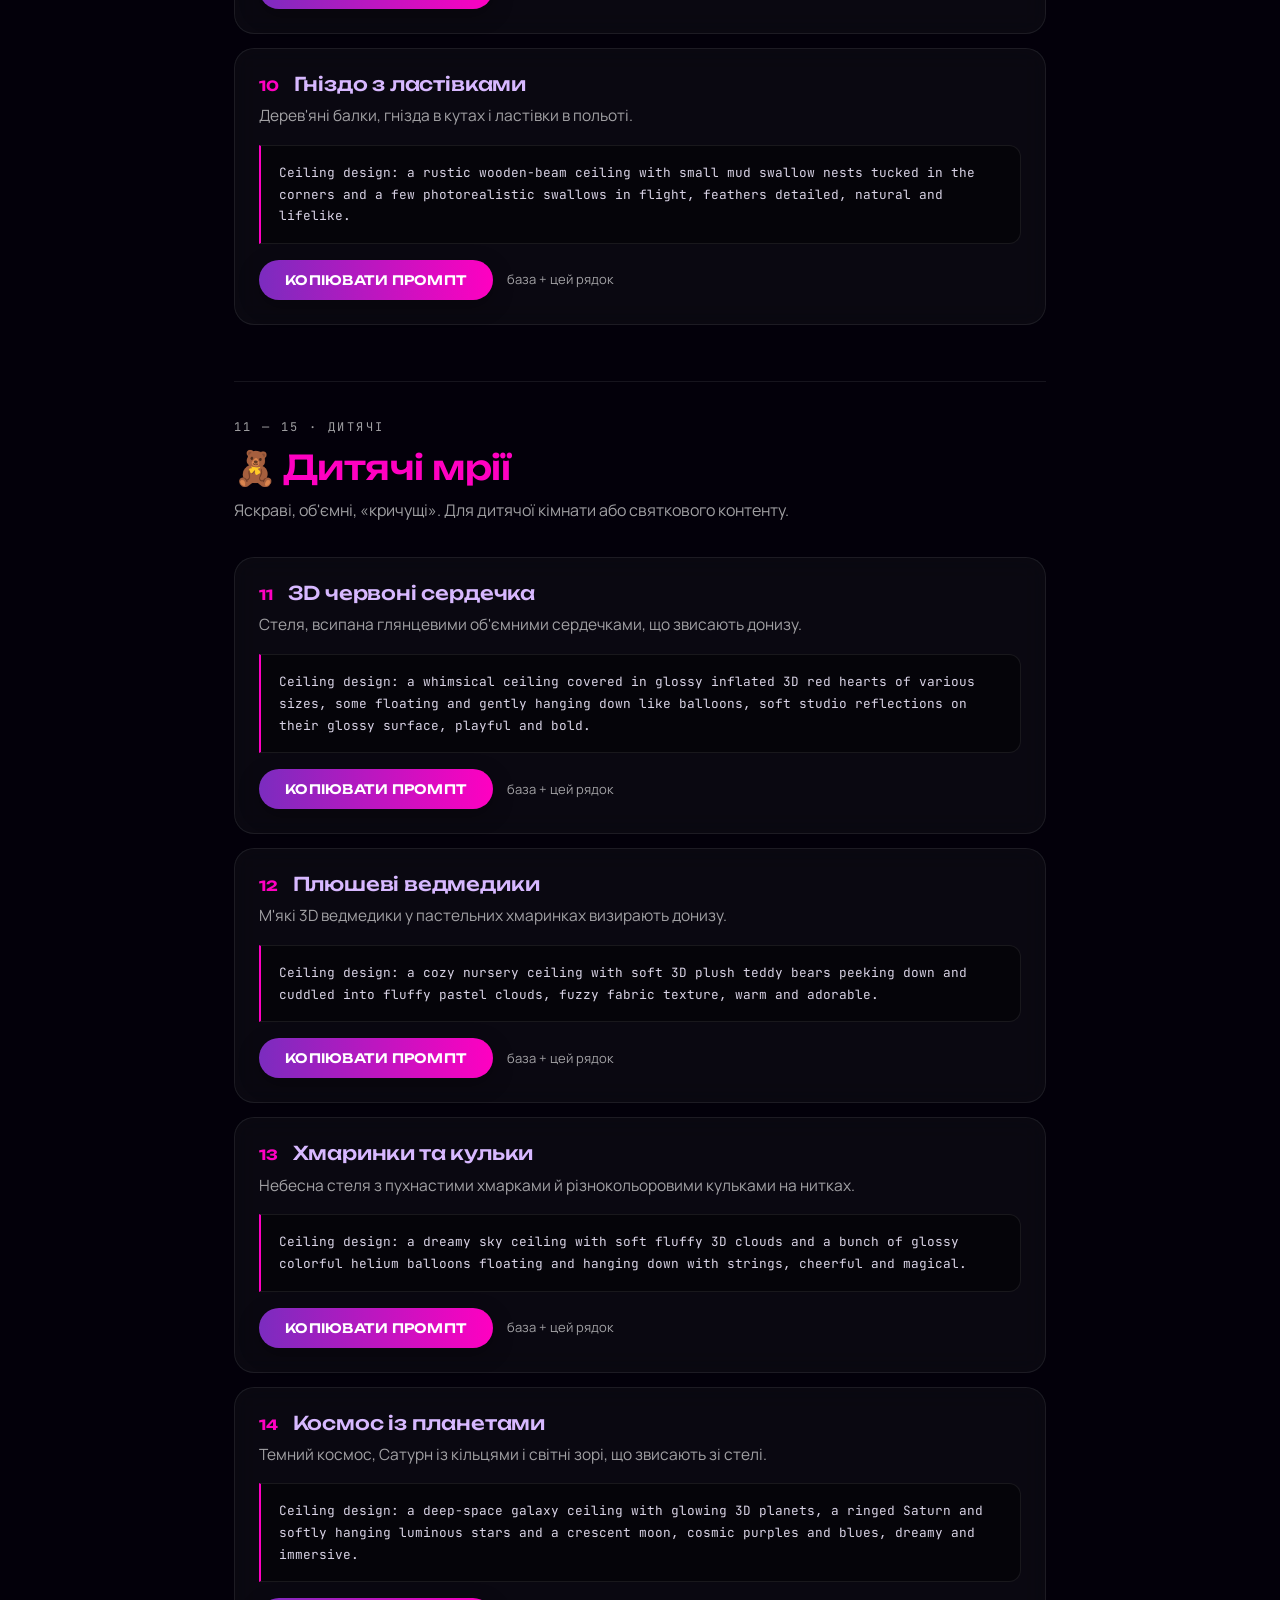
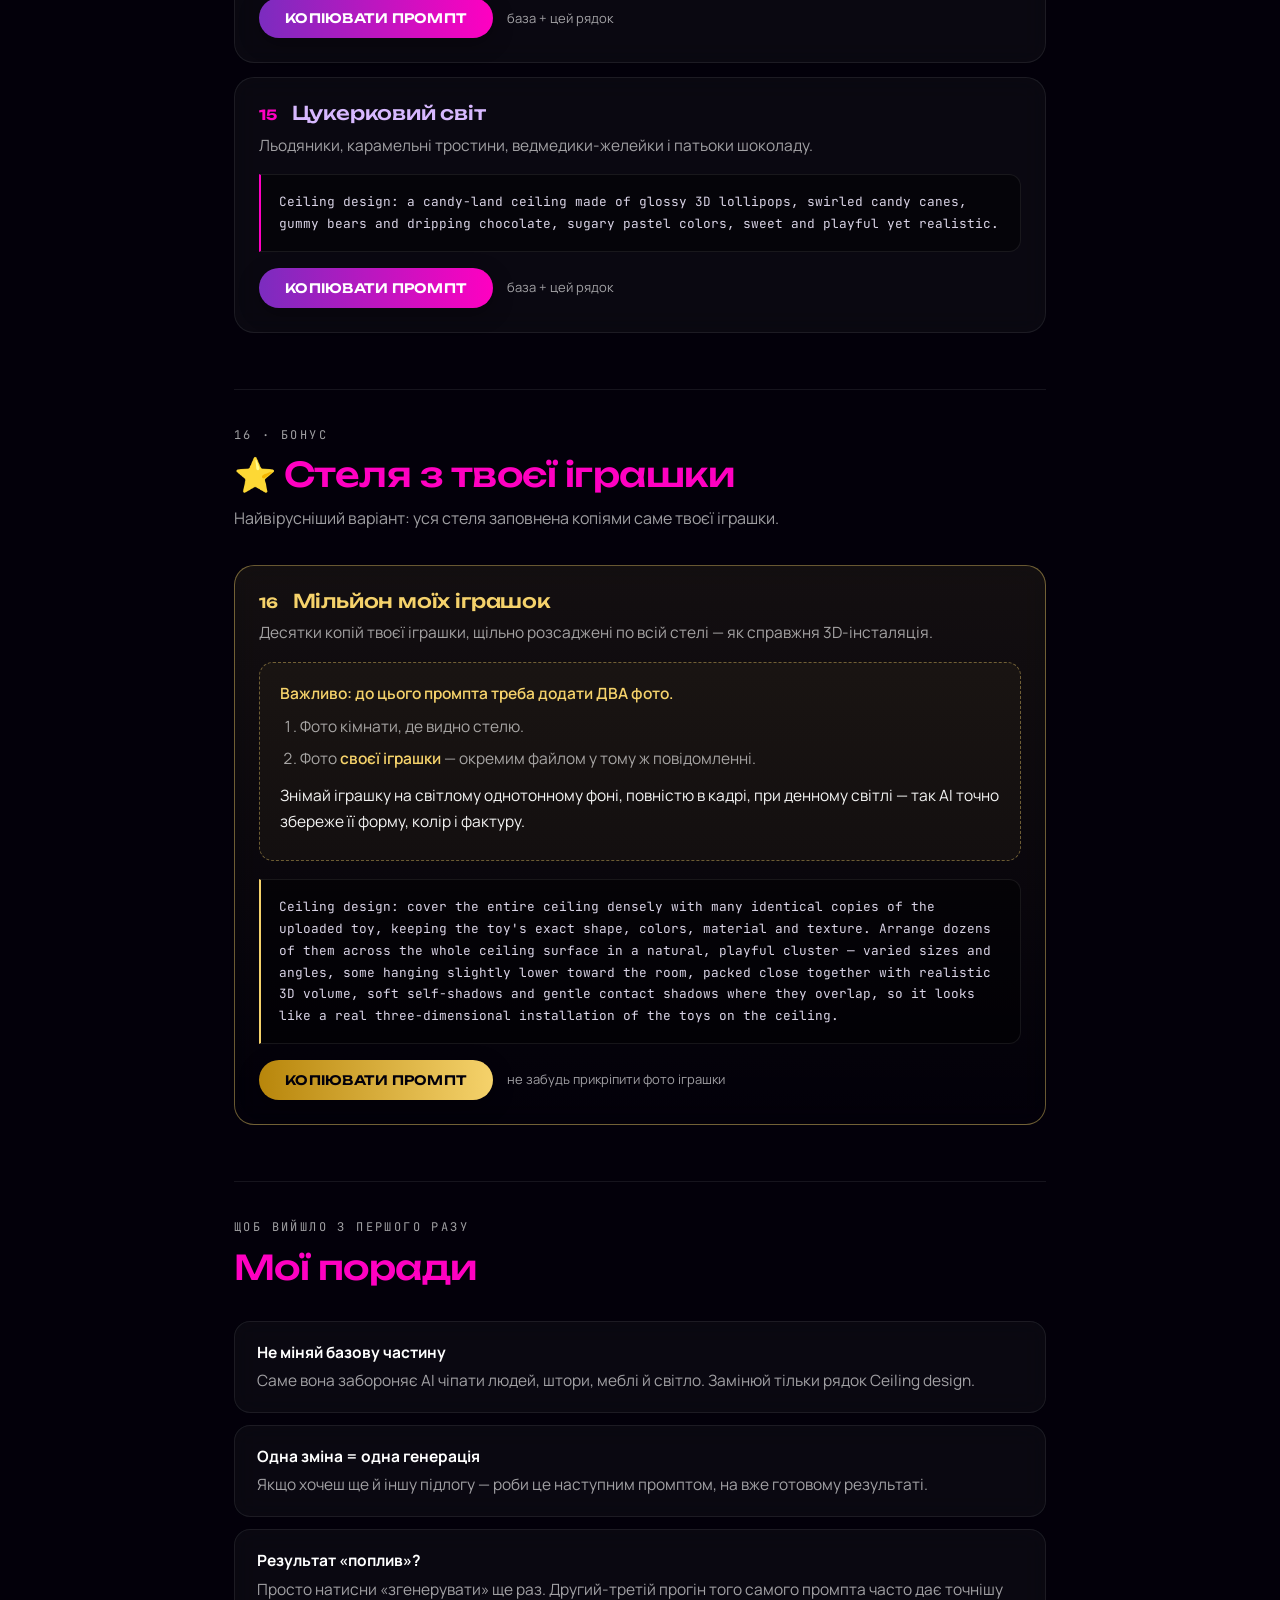
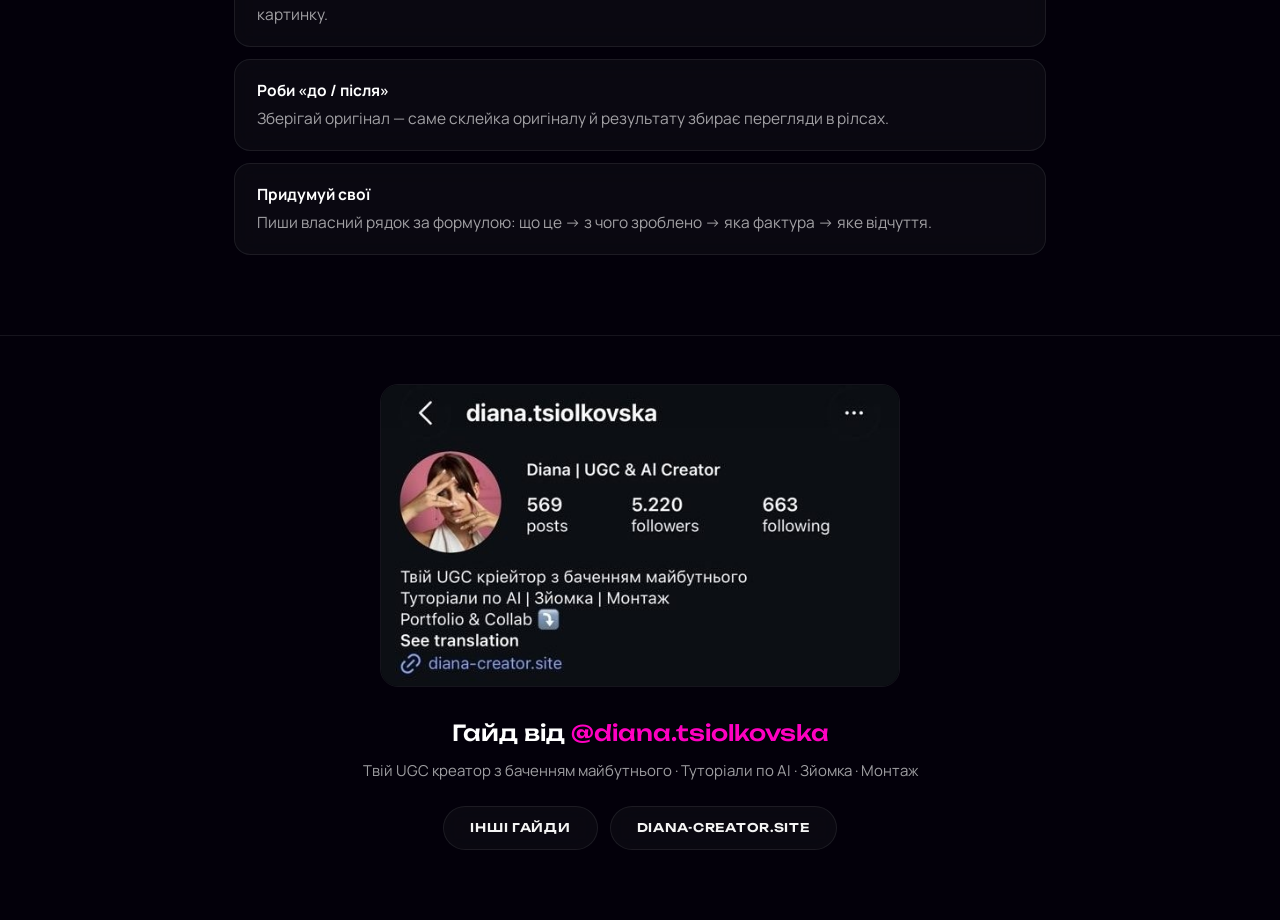
<file: guides/ceiling/index.html>
<!DOCTYPE html>
<html lang="uk">
<head>
<meta charset="UTF-8">
<meta name="viewport" content="width=device-width, initial-scale=1">
<title>Зміни стелю однією командою — AI-гайд | Diana Tsiolkovska</title>
<meta name="description" content="16 готових промптів, щоб змінити стелю на фото інтер'єру однією командою. Кімната лишається такою ж — змінюється тільки стеля.">
<link rel="canonical" href="https://diana-creator.site/guides/ceiling/">
<meta name="theme-color" content="#03000a">

<meta property="og:type" content="article">
<meta property="og:url" content="https://diana-creator.site/guides/ceiling/">
<meta property="og:title" content="Зміни стелю однією командою — гайд по AI-промптах">
<meta property="og:description" content="16 готових промптів для редагування фото інтер'єру: кесони, дерев'яні рейки, космос і навіть твоя власна іграшка на стелі.">
<meta property="og:image" content="https://diana-creator.site/assets/me.png">
<meta property="og:locale" content="uk_UA">
<meta property="og:site_name" content="Diana Tsiolkovska">

<meta name="twitter:card" content="summary_large_image">
<meta name="twitter:title" content="Зміни стелю однією командою — гайд по AI-промптах">
<meta name="twitter:description" content="16 готових промптів для редагування фото інтер'єру. Змінюється тільки стеля.">
<meta name="twitter:image" content="https://diana-creator.site/assets/me.png">

<link rel="icon" href="../../assets/favicon.ico" type="image/x-icon">
<link rel="icon" href="../../assets/me.png" type="image/png" sizes="32x32">
<link rel="apple-touch-icon" href="../../assets/me.png">

<link rel="preconnect" href="https://fonts.googleapis.com">
<link rel="preconnect" href="https://fonts.gstatic.com" crossorigin>
<link href="https://fonts.googleapis.com/css2?family=Unbounded:wght@300;500;700;900&family=Manrope:wght@400;500;700&family=JetBrains+Mono:wght@400;500&display=swap" rel="stylesheet">
<!-- Relative path so the page also renders when opened straight from disk -->
<link rel="stylesheet" href="../../src/css/guide.css">
</head>
<body>

<div class="global-background">
  <div class="gradient-orb orb-1"></div>
  <div class="gradient-orb orb-2"></div>
  <div class="gradient-orb orb-3"></div>
  <div class="grid-overlay"></div>
</div>

<a href="https://ig.me/m/diana.tsiolkovska"
   target="_blank" rel="noopener noreferrer"
   class="floating-cta"
   aria-label="Написати в Instagram Direct">
  <span>Написати</span>
  <span aria-hidden="true">✈️</span>
</a>

<header class="hero">
  <div class="ceiling"><div class="ceiling__glow"></div><div class="ceiling__grid"></div></div>
  <div class="wrap hero__inner">
    <a class="backlink" href="../"><span aria-hidden="true">←</span> Всі гайди</a>
    <p class="eyebrow">AI · Інтер'єр · 16 промптів</p>
    <h1>Зміни стелю<br>однією <span class="accent">командою</span></h1>
    <p class="lede">Готові промпти для редагування фото інтер'єру: кімната лишається точно такою ж, змінюється <strong>тільки стеля</strong>. Від кесонів і дерев'яних рейок — до пітона, космосу й твоєї власної іграшки.</p>
    <div class="author">
      <img src="[data-uri]" alt="Diana Tsiolkovska">
      <div>
        <div class="author__name">@diana.tsiolkovska</div>
        <div class="author__role">UGC &amp; AI Creator · твій гайд від Діани</div>
      </div>
    </div>
  </div>
</header>

<main class="wrap">

  <section>
    <div class="sect-head">
      <span class="sect-num">Крок за кроком</span>
      <h2>Як це працює</h2>
      <p class="sect-sub">Працює в будь-якому редакторі зображень із текстовим введенням — Nano Banana / Gemini, ChatGPT, Grok, Midjourney Edit.</p>
    </div>
    <div class="steps">
      <div class="step"><span class="step__n">01</span><div><span class="step__t">Завантаж фото кімнати</span><p>Бажано, щоб стеля була видима хоча б частково — вертикальний або горизонтальний кадр з кутом кімнати.</p></div></div>
      <div class="step"><span class="step__n">02</span><div><span class="step__t">Обери варіант стелі нижче</span><p>16 готових варіантів: естетичні, з реалістичними тваринами, дитячі та бонус із твоєю іграшкою.</p></div></div>
      <div class="step"><span class="step__n">03</span><div><span class="step__t">Натисни «Копіювати промпт»</span><p>У буфер потрапляє повний промпт: незмінна базова частина + рядок опису потрібної стелі.</p></div></div>
      <div class="step"><span class="step__n">04</span><div><span class="step__t">Встав у чат і згенеруй</span><p>Якщо модель змінила щось зайве — просто повтори генерацію ще раз тим самим промптом.</p></div></div>
    </div>

    <div class="base">
      <p class="base__label">Базова частина — вона однакова у всіх 16 промптах</p>
      <pre class="code" id="baseText">Edit this image. Change ONLY the ceiling. Everything else must stay 100% identical, unchanged and in the exact same position, scale and lighting: all people and their poses, the curtains and curtain fabric, the walls, the window, the floor, all furniture, artwork, lamps, textiles and every existing shadow, color and daylight. Do NOT move, resize, redraw or relight any object or person. The new ceiling must follow the original perspective, proportions and vanishing lines exactly, matching the same corner and viewing angle. Photorealistic, 3D and volumetric with realistic depth, self-shadows and highlights consistent with the existing soft daylight.</pre>
      <p class="note">Саме ця частина «тримає» кімнату незмінною. У картках нижче показано <b>лише рядок Ceiling design</b> — той, що відрізняється. Кнопка копіює <b>базу + цей рядок разом</b>, тобто одразу готовий промпт.</p>
    </div>
  </section>

  <section>
    <div class="sect-head">
      <span class="sect-num">01 — 05 · Естетичні</span>
      <h2>🎨 Під гаму інтер'єру</h2>
      <p class="sect-sub">Стелі, які виглядають як реальний дизайн-проєкт. Ідеально для рілсів «до / після».</p>
    </div>
    <div class="cards">

      <article class="card" data-design="Ceiling design: a white coffered ceiling with deep three-dimensional recessed square panels and clean inner moldings, matte cream finish, elegant and architectural.">
        <div class="card__top"><span class="card__n">01</span><h3>Кесонна біла стеля</h3></div>
        <p class="card__desc">Класична біла стеля з глибокими квадратними кесонами й молдингами.</p>
        <pre class="design">Ceiling design: a white coffered ceiling with deep three-dimensional recessed square panels and clean inner moldings, matte cream finish, elegant and architectural.</pre>
        <div class="card__foot"><button class="copy">Копіювати промпт</button><span class="hint">база + цей рядок</span></div>
      </article>

      <article class="card" data-design="Ceiling design: a warm wooden slatted ceiling of evenly spaced walnut battens with natural grain and gentle 3D relief, soft shadow gaps between the slats, adding warmth and contrast.">
        <div class="card__top"><span class="card__n">02</span><h3>Дерев'яні рейки</h3></div>
        <p class="card__desc">Тепла стеля з рівних горіхових рейок із м'якими тінями між ними.</p>
        <pre class="design">Ceiling design: a warm wooden slatted ceiling of evenly spaced walnut battens with natural grain and gentle 3D relief, soft shadow gaps between the slats, adding warmth and contrast.</pre>
        <div class="card__foot"><button class="copy">Копіювати промпт</button><span class="hint">база + цей рядок</span></div>
      </article>

      <article class="card" data-design="Ceiling design: a modern minimalist stretch ceiling with recessed floating geometric panels and hidden LED cove lighting, soft glowing warm-white lines tracing the panel edges, clean and futuristic.">
        <div class="card__top"><span class="card__n">03</span><h3>Натяжна з LED-підсвіткою</h3></div>
        <p class="card__desc">Сучасний мінімалізм: парячі панелі й прихована тепла LED-стрічка по контуру.</p>
        <pre class="design">Ceiling design: a modern minimalist stretch ceiling with recessed floating geometric panels and hidden LED cove lighting, soft glowing warm-white lines tracing the panel edges, clean and futuristic.</pre>
        <div class="card__foot"><button class="copy">Копіювати промпт</button><span class="hint">база + цей рядок</span></div>
      </article>

      <article class="card" data-design="Ceiling design: a sculptural organic plaster ceiling with flowing three-dimensional waves and soft undulating ridges, matte white finish, artistic parametric relief casting gentle gradient shadows.">
        <div class="card__top"><span class="card__n">04</span><h3>Скульптурна гіпсова хвиля</h3></div>
        <p class="card__desc">Біла стеля з плавними об'ємними хвилями, що красиво ловлять денне світло.</p>
        <pre class="design">Ceiling design: a sculptural organic plaster ceiling with flowing three-dimensional waves and soft undulating ridges, matte white finish, artistic parametric relief casting gentle gradient shadows.</pre>
        <div class="card__foot"><button class="copy">Копіювати промпт</button><span class="hint">база + цей рядок</span></div>
      </article>

      <article class="card" data-design="Ceiling design: a faceted geometric ceiling of alternating mirror-polished and matte triangular panels in soft grey and champagne tones, subtly reflecting the room, refined and contemporary.">
        <div class="card__top"><span class="card__n">05</span><h3>Дзеркальна геометрична</h3></div>
        <p class="card__desc">Дзеркальні й матові трикутні грані, що м'яко відбивають кімнату.</p>
        <pre class="design">Ceiling design: a faceted geometric ceiling of alternating mirror-polished and matte triangular panels in soft grey and champagne tones, subtly reflecting the room, refined and contemporary.</pre>
        <div class="card__foot"><button class="copy">Копіювати промпт</button><span class="hint">база + цей рядок</span></div>
      </article>

    </div>
  </section>

  <section>
    <div class="sect-head">
      <span class="sect-num">06 — 10 · Тварини</span>
      <h2>🐍 Реалістичні й несподівані</h2>
      <p class="sect-sub">Найвищий відсоток збережень і репостів. Реакція в коментарях — гарантована.</p>
    </div>
    <div class="cards">

      <article class="card" data-design="Ceiling design: a jungle-canopy ceiling of dense green foliage and a thick branch built into the surface, with one photorealistic green python snake coiled around the branch and its head hanging down, scales and skin texture hyper-detailed, casting a soft realistic shadow.">
        <div class="card__top"><span class="card__n">06</span><h3>Змія звисає зі стелі</h3></div>
        <p class="card__desc">Реалістичний зелений пітон на гілці, вбудованій у стелю.</p>
        <pre class="design">Ceiling design: a jungle-canopy ceiling of dense green foliage and a thick branch built into the surface, with one photorealistic green python snake coiled around the branch and its head hanging down, scales and skin texture hyper-detailed, casting a soft realistic shadow.</pre>
        <div class="card__foot"><button class="copy">Копіювати промпт</button><span class="hint">база + цей рядок</span></div>
      </article>

      <article class="card" data-design="Ceiling design: a leafy rainforest ceiling with a natural branch, and one photorealistic sloth hanging upside down from it reaching toward the room, fur and claws hyper-detailed, adorable and lifelike.">
        <div class="card__top"><span class="card__n">07</span><h3>Лінивець на гілці</h3></div>
        <p class="card__desc">Милий реалістичний лінивець, що висить зі стельової гілки серед листя.</p>
        <pre class="design">Ceiling design: a leafy rainforest ceiling with a natural branch, and one photorealistic sloth hanging upside down from it reaching toward the room, fur and claws hyper-detailed, adorable and lifelike.</pre>
        <div class="card__foot"><button class="copy">Копіювати промпт</button><span class="hint">база + цей рядок</span></div>
      </article>

      <article class="card" data-design="Ceiling design: a dark rocky cave ceiling with stalactites and a colony of photorealistic bats hanging upside down, wings folded, textured stone and leathery wings, moody and dramatic yet realistic.">
        <div class="card__top"><span class="card__n">08</span><h3>Кажани у печері</h3></div>
        <p class="card__desc">Темна печерна стеля зі сталактитами й кажанами, що висять догори ногами.</p>
        <pre class="design">Ceiling design: a dark rocky cave ceiling with stalactites and a colony of photorealistic bats hanging upside down, wings folded, textured stone and leathery wings, moody and dramatic yet realistic.</pre>
        <div class="card__foot"><button class="copy">Копіювати промпт</button><span class="hint">база + цей рядок</span></div>
      </article>

      <article class="card" data-design="Ceiling design: a glass aquarium ceiling filled with clear water, photorealistic tropical fish and a stingray swimming above, rippling caustic light reflections cast down into the room, magical and realistic.">
        <div class="card__top"><span class="card__n">09</span><h3>Акваріум над головою</h3></div>
        <p class="card__desc">Скляна стеля-акваріум із рибами і скатом, що пливуть над кімнатою.</p>
        <pre class="design">Ceiling design: a glass aquarium ceiling filled with clear water, photorealistic tropical fish and a stingray swimming above, rippling caustic light reflections cast down into the room, magical and realistic.</pre>
        <div class="card__foot"><button class="copy">Копіювати промпт</button><span class="hint">база + цей рядок</span></div>
      </article>

      <article class="card" data-design="Ceiling design: a rustic wooden-beam ceiling with small mud swallow nests tucked in the corners and a few photorealistic swallows in flight, feathers detailed, natural and lifelike.">
        <div class="card__top"><span class="card__n">10</span><h3>Гніздо з ластівками</h3></div>
        <p class="card__desc">Дерев'яні балки, гнізда в кутах і ластівки в польоті.</p>
        <pre class="design">Ceiling design: a rustic wooden-beam ceiling with small mud swallow nests tucked in the corners and a few photorealistic swallows in flight, feathers detailed, natural and lifelike.</pre>
        <div class="card__foot"><button class="copy">Копіювати промпт</button><span class="hint">база + цей рядок</span></div>
      </article>

    </div>
  </section>

  <section>
    <div class="sect-head">
      <span class="sect-num">11 — 15 · Дитячі</span>
      <h2>🧸 Дитячі мрії</h2>
      <p class="sect-sub">Яскраві, об'ємні, «кричущі». Для дитячої кімнати або святкового контенту.</p>
    </div>
    <div class="cards">

      <article class="card" data-design="Ceiling design: a whimsical ceiling covered in glossy inflated 3D red hearts of various sizes, some floating and gently hanging down like balloons, soft studio reflections on their glossy surface, playful and bold.">
        <div class="card__top"><span class="card__n">11</span><h3>3D червоні сердечка</h3></div>
        <p class="card__desc">Стеля, всипана глянцевими об'ємними сердечками, що звисають донизу.</p>
        <pre class="design">Ceiling design: a whimsical ceiling covered in glossy inflated 3D red hearts of various sizes, some floating and gently hanging down like balloons, soft studio reflections on their glossy surface, playful and bold.</pre>
        <div class="card__foot"><button class="copy">Копіювати промпт</button><span class="hint">база + цей рядок</span></div>
      </article>

      <article class="card" data-design="Ceiling design: a cozy nursery ceiling with soft 3D plush teddy bears peeking down and cuddled into fluffy pastel clouds, fuzzy fabric texture, warm and adorable.">
        <div class="card__top"><span class="card__n">12</span><h3>Плюшеві ведмедики</h3></div>
        <p class="card__desc">М'які 3D ведмедики у пастельних хмаринках визирають донизу.</p>
        <pre class="design">Ceiling design: a cozy nursery ceiling with soft 3D plush teddy bears peeking down and cuddled into fluffy pastel clouds, fuzzy fabric texture, warm and adorable.</pre>
        <div class="card__foot"><button class="copy">Копіювати промпт</button><span class="hint">база + цей рядок</span></div>
      </article>

      <article class="card" data-design="Ceiling design: a dreamy sky ceiling with soft fluffy 3D clouds and a bunch of glossy colorful helium balloons floating and hanging down with strings, cheerful and magical.">
        <div class="card__top"><span class="card__n">13</span><h3>Хмаринки та кульки</h3></div>
        <p class="card__desc">Небесна стеля з пухнастими хмарками й різнокольоровими кульками на нитках.</p>
        <pre class="design">Ceiling design: a dreamy sky ceiling with soft fluffy 3D clouds and a bunch of glossy colorful helium balloons floating and hanging down with strings, cheerful and magical.</pre>
        <div class="card__foot"><button class="copy">Копіювати промпт</button><span class="hint">база + цей рядок</span></div>
      </article>

      <article class="card" data-design="Ceiling design: a deep-space galaxy ceiling with glowing 3D planets, a ringed Saturn and softly hanging luminous stars and a crescent moon, cosmic purples and blues, dreamy and immersive.">
        <div class="card__top"><span class="card__n">14</span><h3>Космос із планетами</h3></div>
        <p class="card__desc">Темний космос, Сатурн із кільцями і світні зорі, що звисають зі стелі.</p>
        <pre class="design">Ceiling design: a deep-space galaxy ceiling with glowing 3D planets, a ringed Saturn and softly hanging luminous stars and a crescent moon, cosmic purples and blues, dreamy and immersive.</pre>
        <div class="card__foot"><button class="copy">Копіювати промпт</button><span class="hint">база + цей рядок</span></div>
      </article>

      <article class="card" data-design="Ceiling design: a candy-land ceiling made of glossy 3D lollipops, swirled candy canes, gummy bears and dripping chocolate, sugary pastel colors, sweet and playful yet realistic.">
        <div class="card__top"><span class="card__n">15</span><h3>Цукерковий світ</h3></div>
        <p class="card__desc">Льодяники, карамельні тростини, ведмедики-желейки і патьоки шоколаду.</p>
        <pre class="design">Ceiling design: a candy-land ceiling made of glossy 3D lollipops, swirled candy canes, gummy bears and dripping chocolate, sugary pastel colors, sweet and playful yet realistic.</pre>
        <div class="card__foot"><button class="copy">Копіювати промпт</button><span class="hint">база + цей рядок</span></div>
      </article>

    </div>
  </section>

  <section>
    <div class="sect-head">
      <span class="sect-num">16 · Бонус</span>
      <h2>⭐ Стеля з твоєї іграшки</h2>
      <p class="sect-sub">Найвірусніший варіант: уся стеля заповнена копіями саме твоєї іграшки.</p>
    </div>
    <div class="cards">
      <article class="card bonus" data-design="Ceiling design: cover the entire ceiling densely with many identical copies of the uploaded toy, keeping the toy's exact shape, colors, material and texture. Arrange dozens of them across the whole ceiling surface in a natural, playful cluster — varied sizes and angles, some hanging slightly lower toward the room, packed close together with realistic 3D volume, soft self-shadows and gentle contact shadows where they overlap, so it looks like a real three-dimensional installation of the toys on the ceiling.">
        <div class="card__top"><span class="card__n">16</span><h3>Мільйон моїх іграшок</h3></div>
        <p class="card__desc">Десятки копій твоєї іграшки, щільно розсаджені по всій стелі — як справжня 3D-інсталяція.</p>
        <div class="howto">
          <p><b>Важливо: до цього промпта треба додати ДВА фото.</b></p>
          <ol>
            <li>Фото кімнати, де видно стелю.</li>
            <li>Фото <b>своєї іграшки</b> — окремим файлом у тому ж повідомленні.</li>
          </ol>
          <p style="margin-top:12px">Знімай іграшку на світлому однотонному фоні, повністю в кадрі, при денному світлі — так AI точно збереже її форму, колір і фактуру.</p>
        </div>
        <pre class="design">Ceiling design: cover the entire ceiling densely with many identical copies of the uploaded toy, keeping the toy's exact shape, colors, material and texture. Arrange dozens of them across the whole ceiling surface in a natural, playful cluster — varied sizes and angles, some hanging slightly lower toward the room, packed close together with realistic 3D volume, soft self-shadows and gentle contact shadows where they overlap, so it looks like a real three-dimensional installation of the toys on the ceiling.</pre>
        <div class="card__foot"><button class="copy">Копіювати промпт</button><span class="hint">не забудь прикріпити фото іграшки</span></div>
      </article>
    </div>
  </section>

  <section>
    <div class="sect-head">
      <span class="sect-num">Щоб вийшло з першого разу</span>
      <h2>Мої поради</h2>
    </div>
    <div class="tips">
      <div class="tip"><b>Не міняй базову частину</b>Саме вона забороняє AI чіпати людей, штори, меблі й світло. Замінюй тільки рядок Ceiling design.</div>
      <div class="tip"><b>Одна зміна = одна генерація</b>Якщо хочеш ще й іншу підлогу — роби це наступним промптом, на вже готовому результаті.</div>
      <div class="tip"><b>Результат «поплив»?</b>Просто натисни «згенерувати» ще раз. Другий-третій прогін того самого промпта часто дає точнішу картинку.</div>
      <div class="tip"><b>Роби «до / після»</b>Зберігай оригінал — саме склейка оригіналу й результату збирає перегляди в рілсах.</div>
      <div class="tip"><b>Придумуй свої</b>Пиши власний рядок за формулою: що це → з чого зроблено → яка фактура → яке відчуття.</div>
    </div>
  </section>

</main>

<footer>
  <div class="wrap">
    <img class="shot" src="[data-uri]" alt="Instagram-профіль diana.tsiolkovska">
    <p class="sign">Гайд від <a href="https://www.instagram.com/diana.tsiolkovska/" target="_blank" rel="noopener">@diana.tsiolkovska</a></p>
    <p class="foot-note">Твій UGC креатор з баченням майбутнього · Туторіали по AI · Зйомка · Монтаж</p>
    <div class="foot-links">
      <a href="../">Інші гайди</a>
      <a href="../../">diana-creator.site</a>
    </div>
  </div>
</footer>

<script>
(function(){
  var base = document.getElementById('baseText').textContent.trim();
  function copyText(text, btn){
    var done = function(){
      var old = btn.dataset.label || btn.textContent;
      btn.dataset.label = old;
      btn.textContent = 'Скопійовано ✓';
      btn.classList.add('done');
      clearTimeout(btn._t);
      btn._t = setTimeout(function(){ btn.textContent = btn.dataset.label; btn.classList.remove('done'); }, 1800);
    };
    if(navigator.clipboard && window.isSecureContext){
      navigator.clipboard.writeText(text).then(done, function(){ fallback(text, done); });
    } else { fallback(text, done); }
  }
  function fallback(text, done){
    var ta = document.createElement('textarea');
    ta.value = text;
    ta.setAttribute('readonly','');
    ta.style.cssText = 'position:absolute;left:-9999px;top:0';
    document.body.appendChild(ta);
    ta.select(); ta.setSelectionRange(0, ta.value.length);
    try{ document.execCommand('copy'); done(); }catch(e){}
    document.body.removeChild(ta);
  }
  document.querySelectorAll('.card .copy').forEach(function(btn){
    btn.addEventListener('click', function(){
      var design = btn.closest('.card').dataset.design.trim();
      copyText(base + '\n' + design, btn);
    });
  });
})();
</script>
</body>
</html>
</file>
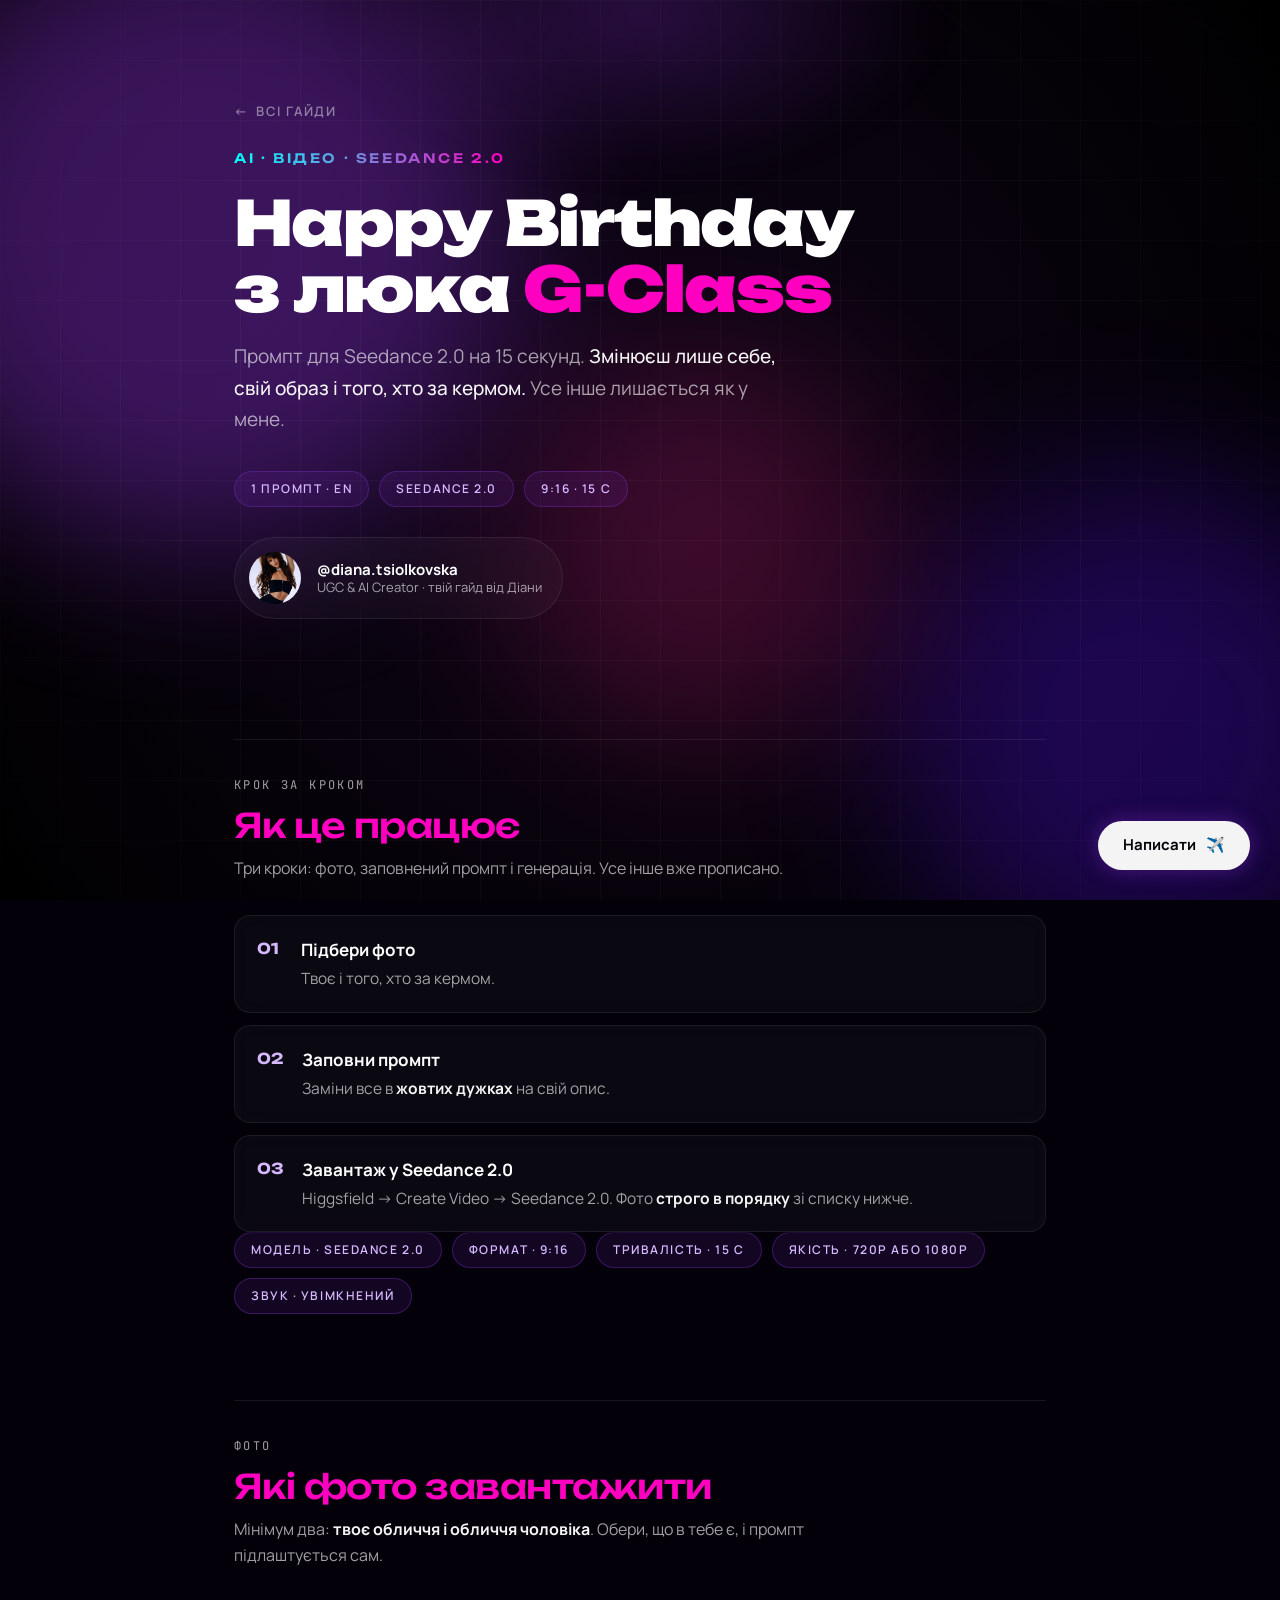
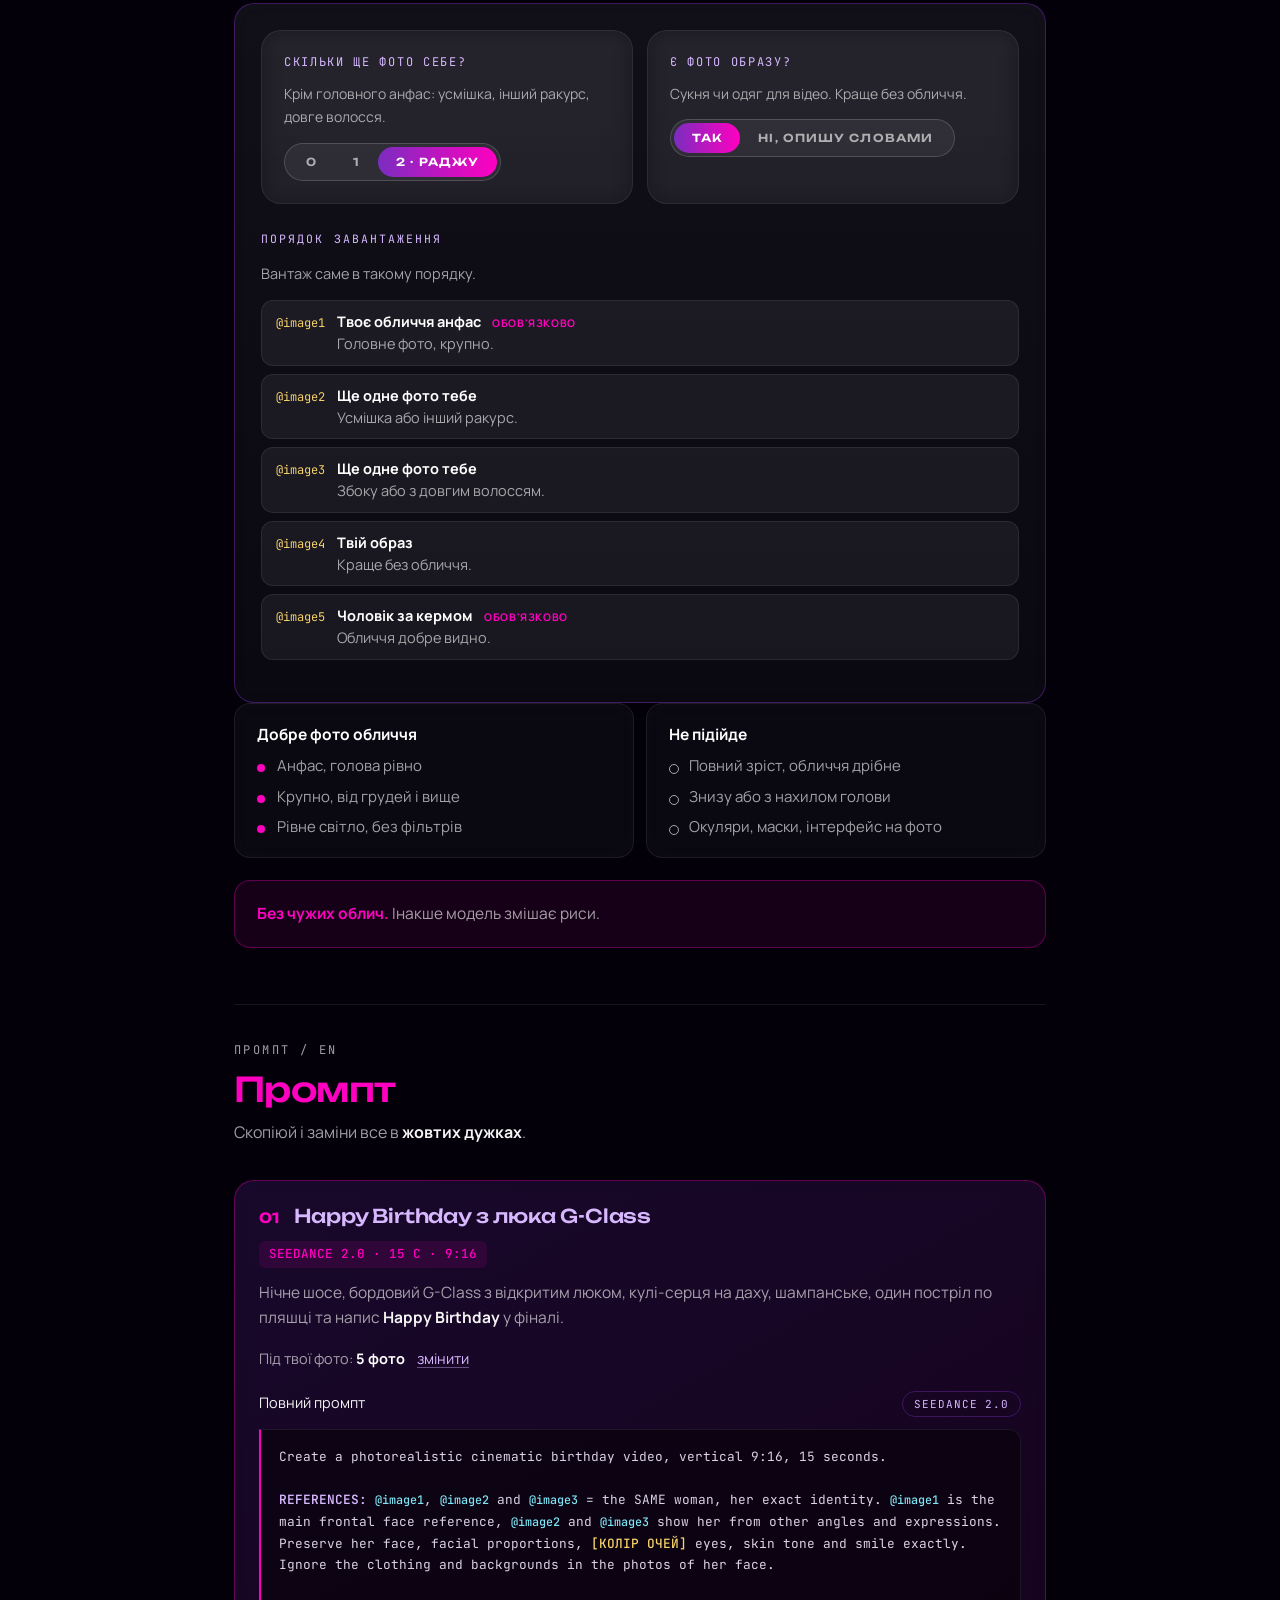
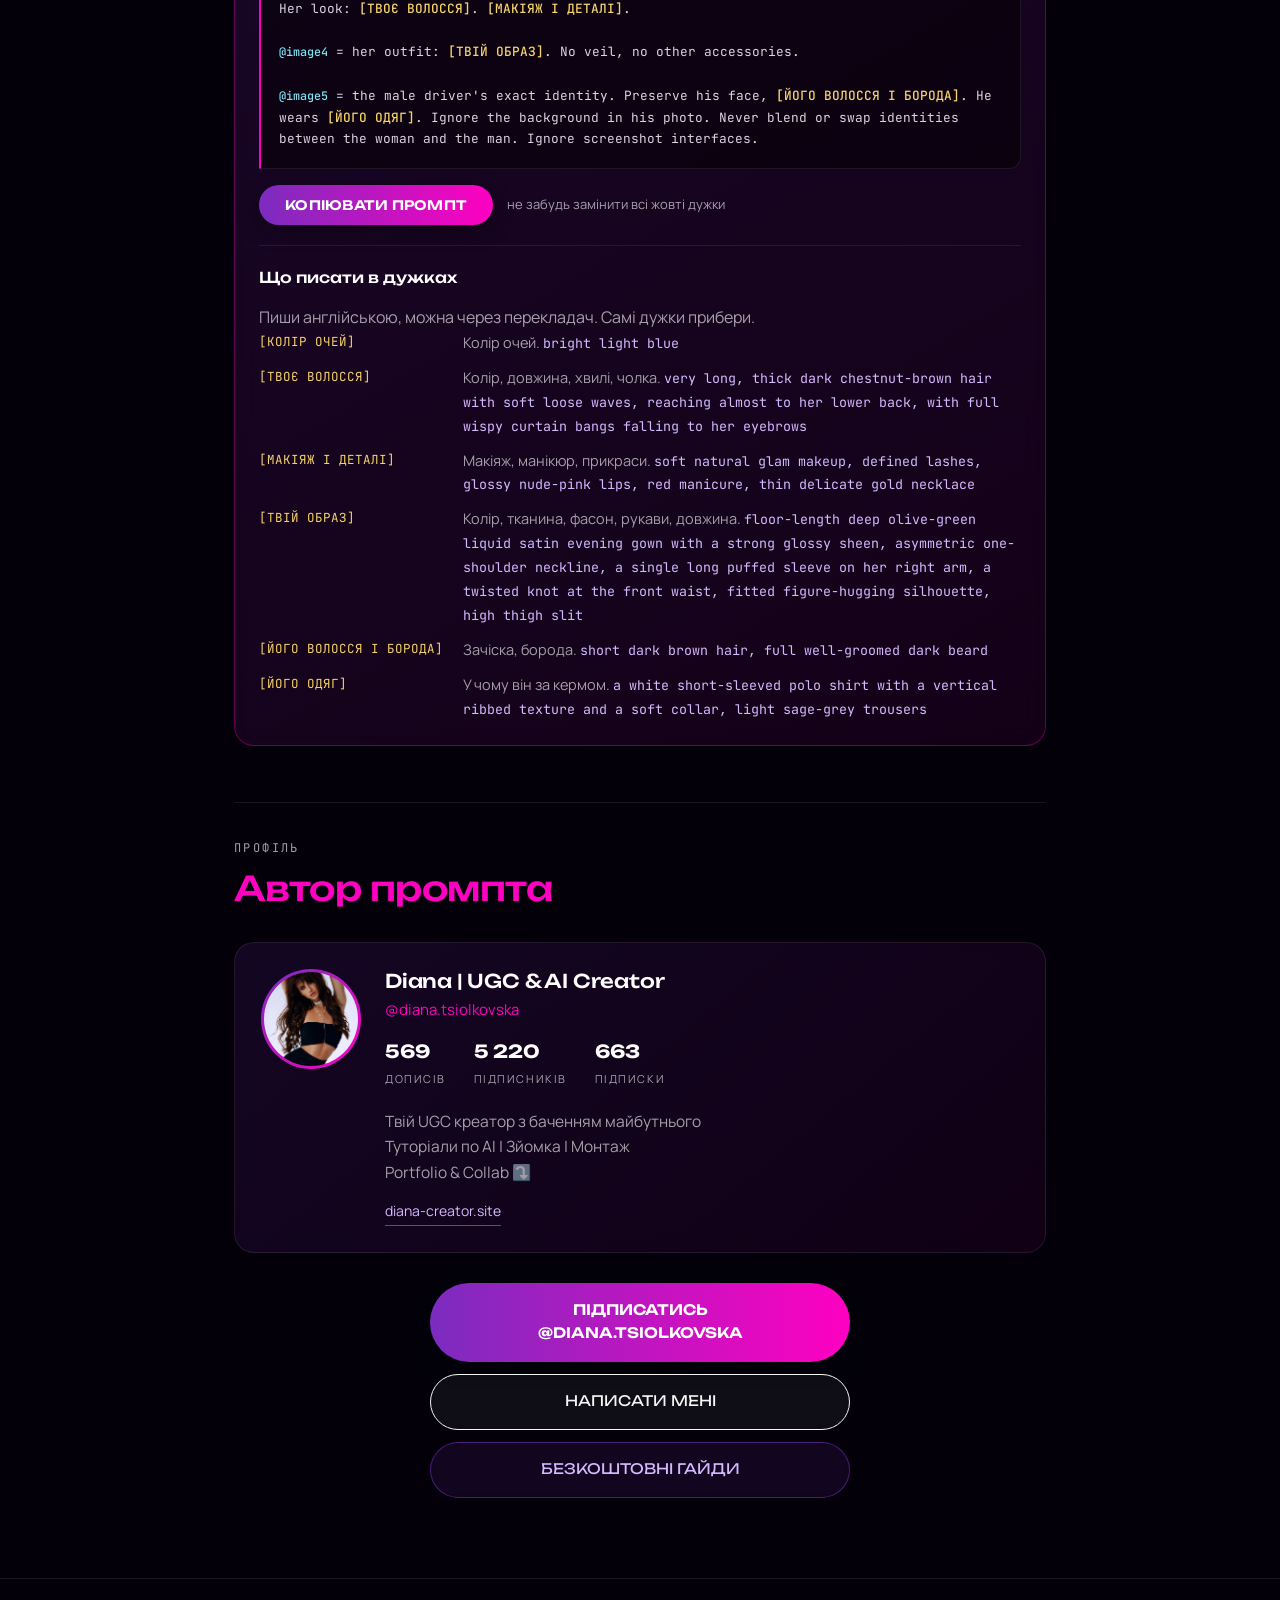
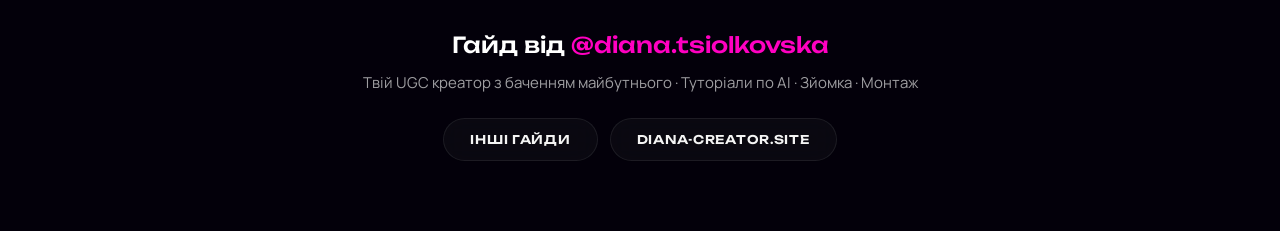
<file: guides/gclass-birthday/index.html>
<!DOCTYPE html>
<html lang="uk">
<head>
<meta charset="UTF-8">
<meta name="viewport" content="width=device-width, initial-scale=1, viewport-fit=cover">
<title>Happy Birthday з люка G-Class: промпт для Seedance 2.0 | Diana Tsiolkovska</title>
<meta name="description" content="Готовий промпт англійською для Seedance 2.0: 15-секундне привітання з люка Mercedes G-Class. Змінюєш лише себе, свій образ і того, хто за кермом.">
<link rel="canonical" href="https://diana-creator.site/guides/gclass-birthday/">
<meta name="theme-color" content="#03000a">

<meta property="og:type" content="article">
<meta property="og:url" content="https://diana-creator.site/guides/gclass-birthday/">
<meta property="og:title" content="Happy Birthday з люка G-Class">
<meta property="og:description" content="Промпт для Seedance 2.0 на 15 секунд: шампанське, постріл по пляшці та напис Happy Birthday. Змінюєш лише себе, свій образ і того, хто за кермом.">
<meta property="og:image" content="https://diana-creator.site/assets/me.png">
<meta property="og:locale" content="uk_UA">
<meta property="og:site_name" content="Diana Tsiolkovska">

<meta name="twitter:card" content="summary_large_image">
<meta name="twitter:title" content="Happy Birthday з люка G-Class">
<meta name="twitter:description" content="Промпт для Seedance 2.0 на 15 секунд: шампанське, постріл по пляшці та напис Happy Birthday.">
<meta name="twitter:image" content="https://diana-creator.site/assets/me.png">

<link rel="icon" href="../../assets/favicon.ico" type="image/x-icon">
<link rel="icon" href="../../assets/me.png" type="image/png" sizes="32x32">
<link rel="apple-touch-icon" href="../../assets/me.png">

<link rel="preconnect" href="https://fonts.googleapis.com">
<link rel="preconnect" href="https://fonts.gstatic.com" crossorigin>
<link href="https://fonts.googleapis.com/css2?family=Unbounded:wght@300;500;700;900&family=Manrope:wght@400;500;700&family=JetBrains+Mono:wght@400;500&display=swap" rel="stylesheet">

<!-- Relative path so the page also renders when opened straight from disk -->
<link rel="stylesheet" href="../../src/css/guide.css">

<script type="application/ld+json">
{
  "@context": "https://schema.org",
  "@type": "Article",
  "headline": "Happy Birthday з люка G-Class: промпт для Seedance 2.0",
  "description": "Готовий промпт англійською для Seedance 2.0: 15-секундне привітання з люка Mercedes G-Class, у якому змінюються лише обличчя, образ і водій.",
  "url": "https://diana-creator.site/guides/gclass-birthday/",
  "inLanguage": "uk",
  "image": "https://diana-creator.site/assets/me.png",
  "author": {
    "@type": "Person",
    "name": "Diana Tsiolkovska",
    "jobTitle": "UGC & AI Creator",
    "url": "https://diana-creator.site/"
  },
  "publisher": {
    "@type": "Person",
    "name": "Diana Tsiolkovska",
    "url": "https://diana-creator.site/"
  },
  "isPartOf": {
    "@type": "CollectionPage",
    "name": "Безкоштовні AI-гайди",
    "url": "https://diana-creator.site/guides/"
  }
}
</script>
</head>
<body>

<div class="global-background">
  <div class="gradient-orb orb-1"></div>
  <div class="gradient-orb orb-2"></div>
  <div class="gradient-orb orb-3"></div>
  <div class="grid-overlay"></div>
</div>

<a href="https://ig.me/m/diana.tsiolkovska"
   target="_blank" rel="noopener noreferrer"
   class="floating-cta"
   aria-label="Написати в Instagram Direct">
  <span>Написати</span>
  <span aria-hidden="true">✈️</span>
</a>

<header class="hero">
  <div class="ceiling"><div class="ceiling__glow"></div><div class="ceiling__grid"></div></div>
  <div class="wrap hero__inner">
    <a class="backlink" href="../"><span aria-hidden="true">←</span> Всі гайди</a>
    <p class="eyebrow">AI · Відео · Seedance 2.0</p>
    <h1>Happy Birthday<br>з люка <span class="accent">G-Class</span></h1>
    <p class="lede">
      Промпт для Seedance 2.0 на 15 секунд.
      <strong>Змінюєш лише себе, свій образ і того, хто за кермом.</strong>
      Усе інше лишається як у мене.
    </p>
    <ul class="chips">
      <li>1 промпт · EN</li>
      <li>Seedance 2.0</li>
      <li>9:16 · 15 с</li>
    </ul>

    <div class="author">
      <img src="../../assets/me.png" alt="Diana Tsiolkovska" width="52" height="52" loading="lazy">
      <div>
        <div class="author__name">@diana.tsiolkovska</div>
        <div class="author__role">UGC &amp; AI Creator · твій гайд від Діани</div>
      </div>
    </div>
  </div>
</header>

<main class="wrap">

  <section>
    <div class="sect-head">
      <span class="sect-num">Крок за кроком</span>
      <h2>Як це працює</h2>
      <p class="sect-sub">Три кроки: фото, заповнений промпт і генерація. Усе інше вже прописано.</p>
    </div>

    <div class="steps">
      <div class="step">
        <span class="step__n">01</span>
        <div>
          <span class="step__t">Підбери фото</span>
          <p>Твоє і того, хто за кермом.</p>
        </div>
      </div>
      <div class="step">
        <span class="step__n">02</span>
        <div>
          <span class="step__t">Заповни промпт</span>
          <p>Заміни все в <b>жовтих дужках</b> на свій опис.</p>
        </div>
      </div>
      <div class="step">
        <span class="step__n">03</span>
        <div>
          <span class="step__t">Завантаж у Seedance 2.0</span>
          <p>Higgsfield → Create Video → Seedance 2.0. Фото <b>строго в порядку</b> зі списку нижче.</p>
        </div>
      </div>
    </div>

    <ul class="chips">
      <li>Модель · Seedance 2.0</li>
      <li>Формат · 9:16</li>
      <li>Тривалість · 15 с</li>
      <li>Якість · 720p або 1080p</li>
      <li>Звук · увімкнений</li>
    </ul>
  </section>

  <section id="photos">
    <div class="sect-head">
      <span class="sect-num">Фото</span>
      <h2>Які фото завантажити</h2>
      <p class="sect-sub">Мінімум два: <b>твоє обличчя і обличчя чоловіка</b>. Обери, що в тебе є, і промпт підлаштується сам.</p>
    </div>

    <div class="base base--flush">
      <div class="fill">
        <div class="field">
          <label>Скільки ще фото себе?</label>
          <span class="hint">Крім головного анфас: усмішка, інший ракурс, довге волосся.</span>
          <div class="seg" role="group" aria-label="Додаткові фото себе" data-key="extra">
            <button type="button" data-val="0" aria-pressed="false">0</button>
            <button type="button" data-val="1" aria-pressed="false">1</button>
            <button type="button" class="is-on" data-val="2" aria-pressed="true">2 · раджу</button>
          </div>
        </div>
        <div class="field">
          <label>Є фото образу?</label>
          <span class="hint">Сукня чи одяг для відео. Краще без обличчя.</span>
          <div class="seg" role="group" aria-label="Фото образу" data-key="outfit">
            <button type="button" class="is-on" data-val="1" aria-pressed="true">Так</button>
            <button type="button" data-val="0" aria-pressed="false">Ні, опишу словами</button>
          </div>
        </div>
      </div>

      <p class="base__label">Порядок завантаження</p>
      <p class="note" style="margin:0 0 14px">Вантаж саме в такому порядку.</p>
      <ol class="refs" id="order"></ol>
    </div>

    <div class="tips tips--split">
      <div class="tip">
        <b>Добре фото обличчя</b>
        <ul>
          <li>Анфас, голова рівно</li>
          <li>Крупно, від грудей і вище</li>
          <li>Рівне світло, без фільтрів</li>
        </ul>
      </div>
      <div class="tip tip--bad">
        <b>Не підійде</b>
        <ul>
          <li>Повний зріст, обличчя дрібне</li>
          <li>Знизу або з нахилом голови</li>
          <li>Окуляри, маски, інтерфейс на фото</li>
        </ul>
      </div>
    </div>

    <div class="warn"><b>Без чужих облич.</b> Інакше модель змішає риси.</div>
  </section>

  <section id="prompt">
    <div class="sect-head">
      <span class="sect-num">Промпт / EN</span>
      <h2>Промпт</h2>
      <p class="sect-sub">Скопіюй і заміни все в <b>жовтих дужках</b>.</p>
    </div>

    <div class="cards">
      <article class="card card--feature">
        <div class="card__top"><span class="card__n">01</span><h3>Happy Birthday з люка G-Class</h3></div>
        <code class="cmd">SEEDANCE 2.0 · 15 С · 9:16</code>
        <p class="card__desc">Нічне шосе, бордовий G-Class з відкритим люком, кулі-серця на даху, шампанське, один постріл по пляшці та напис <b>Happy Birthday</b> у фіналі.</p>

        <div class="seg-row" id="state"></div>

        <div class="prompt">
          <div class="prompt__label"><span class="prompt__text">Повний промпт</span><span class="prompt__tool">Seedance 2.0</span></div>
          <pre class="design design--long" id="p-main"></pre>
          <div class="card__foot">
            <button class="copy" type="button" data-copy="main">Копіювати промпт</button>
            <span class="hint">не забудь замінити всі жовті дужки</span>
          </div>
        </div>

        <div class="legend">
          <h4>Що писати в дужках</h4>
          <p class="sect-sub">Пиши англійською, можна через перекладач. Самі дужки прибери.</p>
          <dl>
            <div class="row">
              <dt>[КОЛІР ОЧЕЙ]</dt>
              <dd>Колір очей. <i>bright light blue</i></dd>
            </div>
            <div class="row">
              <dt>[ТВОЄ ВОЛОССЯ]</dt>
              <dd>Колір, довжина, хвилі, чолка. <i>very long, thick dark chestnut-brown hair with soft loose waves, reaching almost to her lower back, with full wispy curtain bangs falling to her eyebrows</i></dd>
            </div>
            <div class="row">
              <dt>[МАКІЯЖ І ДЕТАЛІ]</dt>
              <dd>Макіяж, манікюр, прикраси. <i>soft natural glam makeup, defined lashes, glossy nude-pink lips, red manicure, thin delicate gold necklace</i></dd>
            </div>
            <div class="row">
              <dt>[ТВІЙ ОБРАЗ]</dt>
              <dd>Колір, тканина, фасон, рукави, довжина. <i>floor-length deep olive-green liquid satin evening gown with a strong glossy sheen, asymmetric one-shoulder neckline, a single long puffed sleeve on her right arm, a twisted knot at the front waist, fitted figure-hugging silhouette, high thigh slit</i></dd>
            </div>
            <div class="row">
              <dt>[ЙОГО ВОЛОССЯ І БОРОДА]</dt>
              <dd>Зачіска, борода. <i>short dark brown hair, full well-groomed dark beard</i></dd>
            </div>
            <div class="row">
              <dt>[ЙОГО ОДЯГ]</dt>
              <dd>У чому він за кермом. <i>a white short-sleeved polo shirt with a vertical ribbed texture and a soft collar, light sage-grey trousers</i></dd>
            </div>
          </dl>
        </div>
      </article>
    </div>
  </section>

  <section>
    <div class="sect-head">
      <span class="sect-num">Профіль</span>
      <h2>Автор промпта</h2>
    </div>

    <div class="profile">
      <div class="profile__avatar">
        <img src="../../assets/me.png" alt="Diana Tsiolkovska" width="100" height="100" loading="lazy">
      </div>
      <div class="profile__body">
        <h3 class="profile__name">Diana | UGC &amp; AI Creator</h3>
        <p class="profile__handle">@diana.tsiolkovska</p>
        <ul class="profile__stats">
          <li><b>569</b><i>дописів</i></li>
          <li><b>5&nbsp;220</b><i>підписників</i></li>
          <li><b>663</b><i>підписки</i></li>
        </ul>
        <p class="profile__bio">
          <span>Твій UGC креатор з баченням майбутнього</span>
          <span>Туторіали по AI | Зйомка | Монтаж</span>
          <span>Portfolio &amp; Collab ⤵️</span>
        </p>
        <a class="profile__link" href="../../">diana-creator.site</a>
      </div>
    </div>

    <div class="cta-stack">
      <a class="btn-cta" href="https://www.instagram.com/diana.tsiolkovska/" target="_blank" rel="noopener noreferrer">Підписатись @diana.tsiolkovska</a>
      <a class="btn-primary" href="https://ig.me/m/diana.tsiolkovska" target="_blank" rel="noopener noreferrer">Написати мені</a>
      <a class="btn-guides" href="../">Безкоштовні гайди</a>
    </div>
  </section>

</main>

<footer>
  <div class="wrap">
    <p class="sign">Гайд від <a href="https://www.instagram.com/diana.tsiolkovska/" target="_blank" rel="noopener noreferrer">@diana.tsiolkovska</a></p>
    <p class="foot-note">Твій UGC креатор з баченням майбутнього · Туторіали по AI · Зйомка · Монтаж</p>
    <div class="foot-links">
      <a href="../">Інші гайди</a>
      <a href="../../">diana-creator.site</a>
    </div>
  </div>
</footer>

<script>
(function(){
  // How many photos the viewer has: the prompt and the upload order follow it
  var state = { extra: 2, outfit: 1 };

  function numbers(){
    var n = 1, extras = [];
    for (var i = 0; i < state.extra; i++) extras.push(++n);
    var outfitN = state.outfit ? ++n : null;
    var manN = ++n;
    return { extras: extras, outfitN: outfitN, manN: manN, total: n };
  }

  function buildPrompt(){
    var k = numbers(), faces;

    if (k.extras.length === 0) {
      faces = "@image1 = the woman's exact identity, a clear frontal photo of her face.";
    } else if (k.extras.length === 1) {
      faces = "@image1 and @image" + k.extras[0] + " = the SAME woman, her exact identity. " +
        "@image1 is the main frontal face reference, @image" + k.extras[0] + " shows her from another angle.";
    } else {
      faces = "@image1, @image" + k.extras[0] + " and @image" + k.extras[1] + " = the SAME woman, her exact identity. " +
        "@image1 is the main frontal face reference, @image" + k.extras[0] + " and @image" + k.extras[1] +
        " show her from other angles and expressions.";
    }

    var outfit = k.outfitN
      ? "@image" + k.outfitN + " = her outfit: [ТВІЙ ОБРАЗ]. No veil, no other accessories."
      : "Her outfit: [ТВІЙ ОБРАЗ]. No veil, no other accessories.";

    return [
      "Create a photorealistic cinematic birthday video, vertical 9:16, 15 seconds.",
      "REFERENCES: " + faces + " Preserve her face, facial proportions, [КОЛІР ОЧЕЙ] eyes, skin tone and smile exactly. Ignore the clothing and backgrounds in the photos of her face.",
      "Her look: [ТВОЄ ВОЛОССЯ]. [МАКІЯЖ І ДЕТАЛІ].",
      outfit,
      "@image" + k.manN + " = the male driver's exact identity. Preserve his face, [ЙОГО ВОЛОССЯ І БОРОДА]. He wears [ЙОГО ОДЯГ]. Ignore the background in his photo. Never blend or swap identities between the woman and the man. Ignore screenshot interfaces.",
      "SCENE: Nighttime highway, wet asphalt reflecting streetlights. Burgundy Mercedes-Benz G-Class with an open sunroof. The woman stands waist-up through the sunroof; the lower part of her outfit stays inside the cabin. The man remains seated behind the wheel, recognizable through the side window, softly illuminated by dashboard light. Red metallic heart balloons are securely tied to the rear roof, ribbons fluttering.",
      "0–4s: Side tracking shot from another car traveling alongside. She vigorously shakes ONE green champagne bottle with both hands. Pressure from shaking makes the cork pop, releasing a powerful fountain of champagne and white foam. The glass bottle remains intact. She laughs and joyfully cheers “Woo!” Her hair streams back in the wind and her outfit ripples naturally, while her face stays clearly visible.",
      "4–8s: She throws the SAME bottle high above the car. It rotates along one believable arc, trailing droplets. Camera tilts up to keep it visible. AFTER releasing it, she picks up a pistol resting beside the sunroof, raises it toward the airborne bottle and fires ONE shot. Brief muzzle flash and natural recoil. The bottle shatters ONLY at impact into glass fragments and sparkling champagne mist. Brief slow motion, then normal speed. No fireball or duplicate bottle.",
      "8–12s: Camera returns to her. She places the pistol inside the cabin, looks toward the filming camera, smiles and blows ONE kiss: fingertips touch her lips, then her hand extends toward the viewer. The G-Class accelerates FORWARD in its lane, overtaking the filming car. View naturally changes from side to rear three-quarter as it pulls ahead. No reversing or sideways sliding.",
      "12–15s: She bends her knees and smoothly lowers herself fully through the SAME sunroof into the cabin, her hair and outfit following naturally. No teleporting. Rear view of the SUV receding along the wet highway, red taillight reflections and balloons still attached. Thin elegant white cursive text fades in across the upper-middle frame, exactly: “Happy Birthday”. Hold it readable until the end.",
      "Maintain consistent faces, eye color, hair length, outfits, outfit details, realistic anatomy, hands, gravity and object continuity. No extra limbs, face drift, clothing changes, morphing car or disappearing balloons. Sound: wind, road noise, cork pop, champagne spray, joyful cheer, one gunshot and glass breaking. Realistic cinematic night lighting and subtle motion blur."
    ].join("\n\n");
  }

  function esc(s){
    return s.replace(/[&<>]/g, function(c){ return { '&': '&amp;', '<': '&lt;', '>': '&gt;' }[c]; });
  }

  // Placeholders, photo references and time codes stand out inside the prompt
  function hl(s){
    return esc(s)
      .replace(/\[([^\]]+)\]/g, '<span class="ph">[$1]</span>')
      .replace(/@image(\d+)/g, '<span class="tok tok--ref">@image$1</span>')
      .replace(/(^|\n)(\d+–\d+s)/g, '$1<span class="tc">$2</span>')
      .replace(/(^|\n)(REFERENCES:|SCENE:)/g, '$1<span class="tc2">$2</span>');
  }

  function item(n, what, why, must){
    return '<li><code>@image' + n + '</code><span><b>' + what + '</b>' +
      (must ? ' <span class="must">обов\'язково</span>' : '') +
      '<br>' + why + '</span></li>';
  }

  function buildOrder(){
    var k = numbers(), html = item(1, 'Твоє обличчя анфас', 'Головне фото, крупно.', true);
    var extraWhy = ['Усмішка або інший ракурс.', 'Збоку або з довгим волоссям.'];
    k.extras.forEach(function(n, i){ html += item(n, 'Ще одне фото тебе', extraWhy[i], false); });
    if (k.outfitN) html += item(k.outfitN, 'Твій образ', 'Краще без обличчя.', false);
    html += item(k.manN, 'Чоловік за кермом', 'Обличчя добре видно.', true);
    return { html: html, total: k.total };
  }

  function render(){
    document.getElementById('p-main').innerHTML = hl(buildPrompt());
    var o = buildOrder();
    document.getElementById('order').innerHTML = o.html;
    document.getElementById('state').innerHTML =
      '<span>Під твої фото: <b>' + o.total + ' фото</b></span> <a href="#photos">змінити</a>';
  }

  document.querySelectorAll('.seg').forEach(function(seg){
    seg.querySelectorAll('button').forEach(function(btn){
      btn.addEventListener('click', function(){
        state[seg.dataset.key] = parseInt(btn.dataset.val, 10);
        seg.querySelectorAll('button').forEach(function(b){
          var on = b === btn;
          b.classList.toggle('is-on', on);
          b.setAttribute('aria-pressed', on);
        });
        render();
      });
    });
  });

  render();

  function fallback(text, done){
    var ta = document.createElement('textarea');
    ta.value = text;
    ta.setAttribute('readonly','');
    ta.style.cssText = 'position:absolute;left:-9999px;top:0';
    document.body.appendChild(ta);
    ta.select(); ta.setSelectionRange(0, ta.value.length);
    try{ document.execCommand('copy'); done(); }catch(e){}
    document.body.removeChild(ta);
  }

  function copyText(text, btn){
    var done = function(){
      btn.dataset.label = btn.dataset.label || btn.textContent;
      btn.textContent = 'Скопійовано ✓';
      btn.classList.add('done');
      clearTimeout(btn._t);
      btn._t = setTimeout(function(){ btn.textContent = btn.dataset.label; btn.classList.remove('done'); }, 1800);
    };
    if (navigator.clipboard && window.isSecureContext) {
      navigator.clipboard.writeText(text).then(done, function(){ fallback(text, done); });
    } else { fallback(text, done); }
  }

  document.querySelectorAll('[data-copy]').forEach(function(btn){
    btn.addEventListener('click', function(){ copyText(buildPrompt(), btn); });
  });
})();
</script>
</body>
</html>
</file>
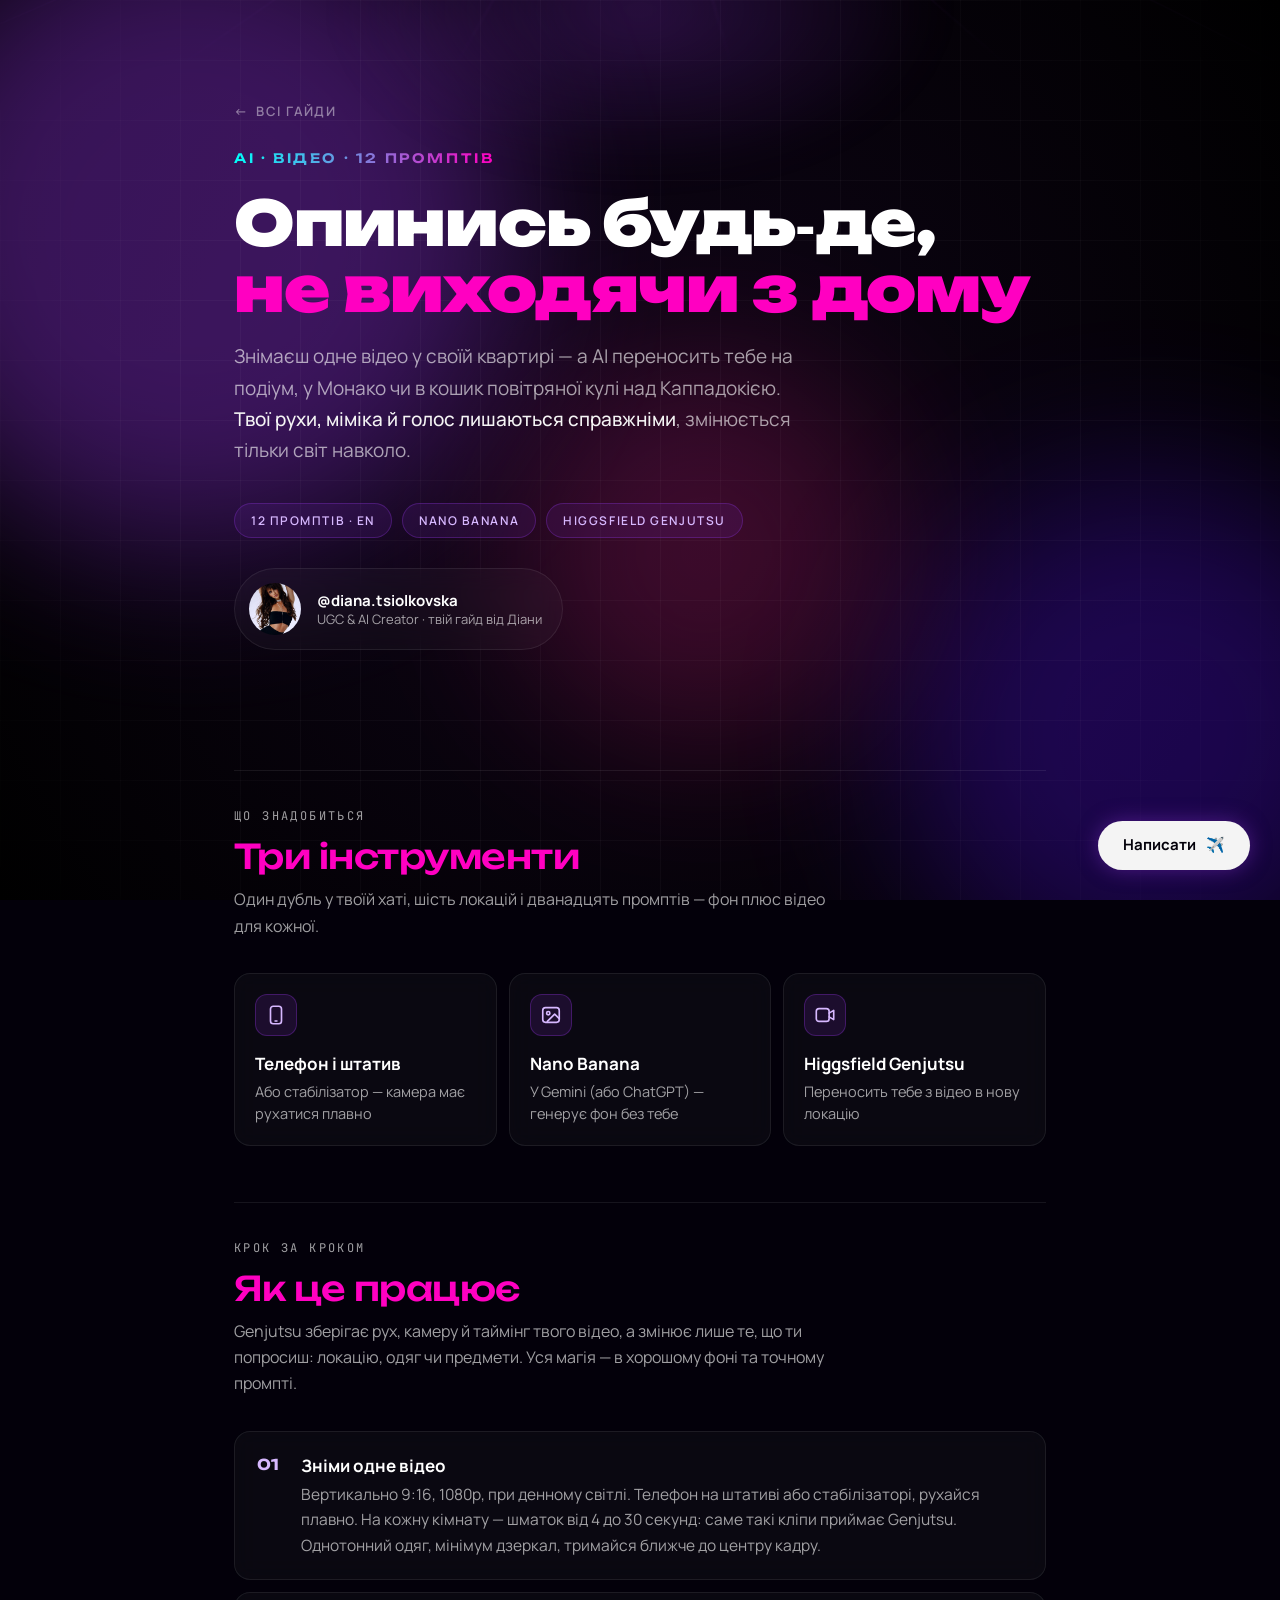
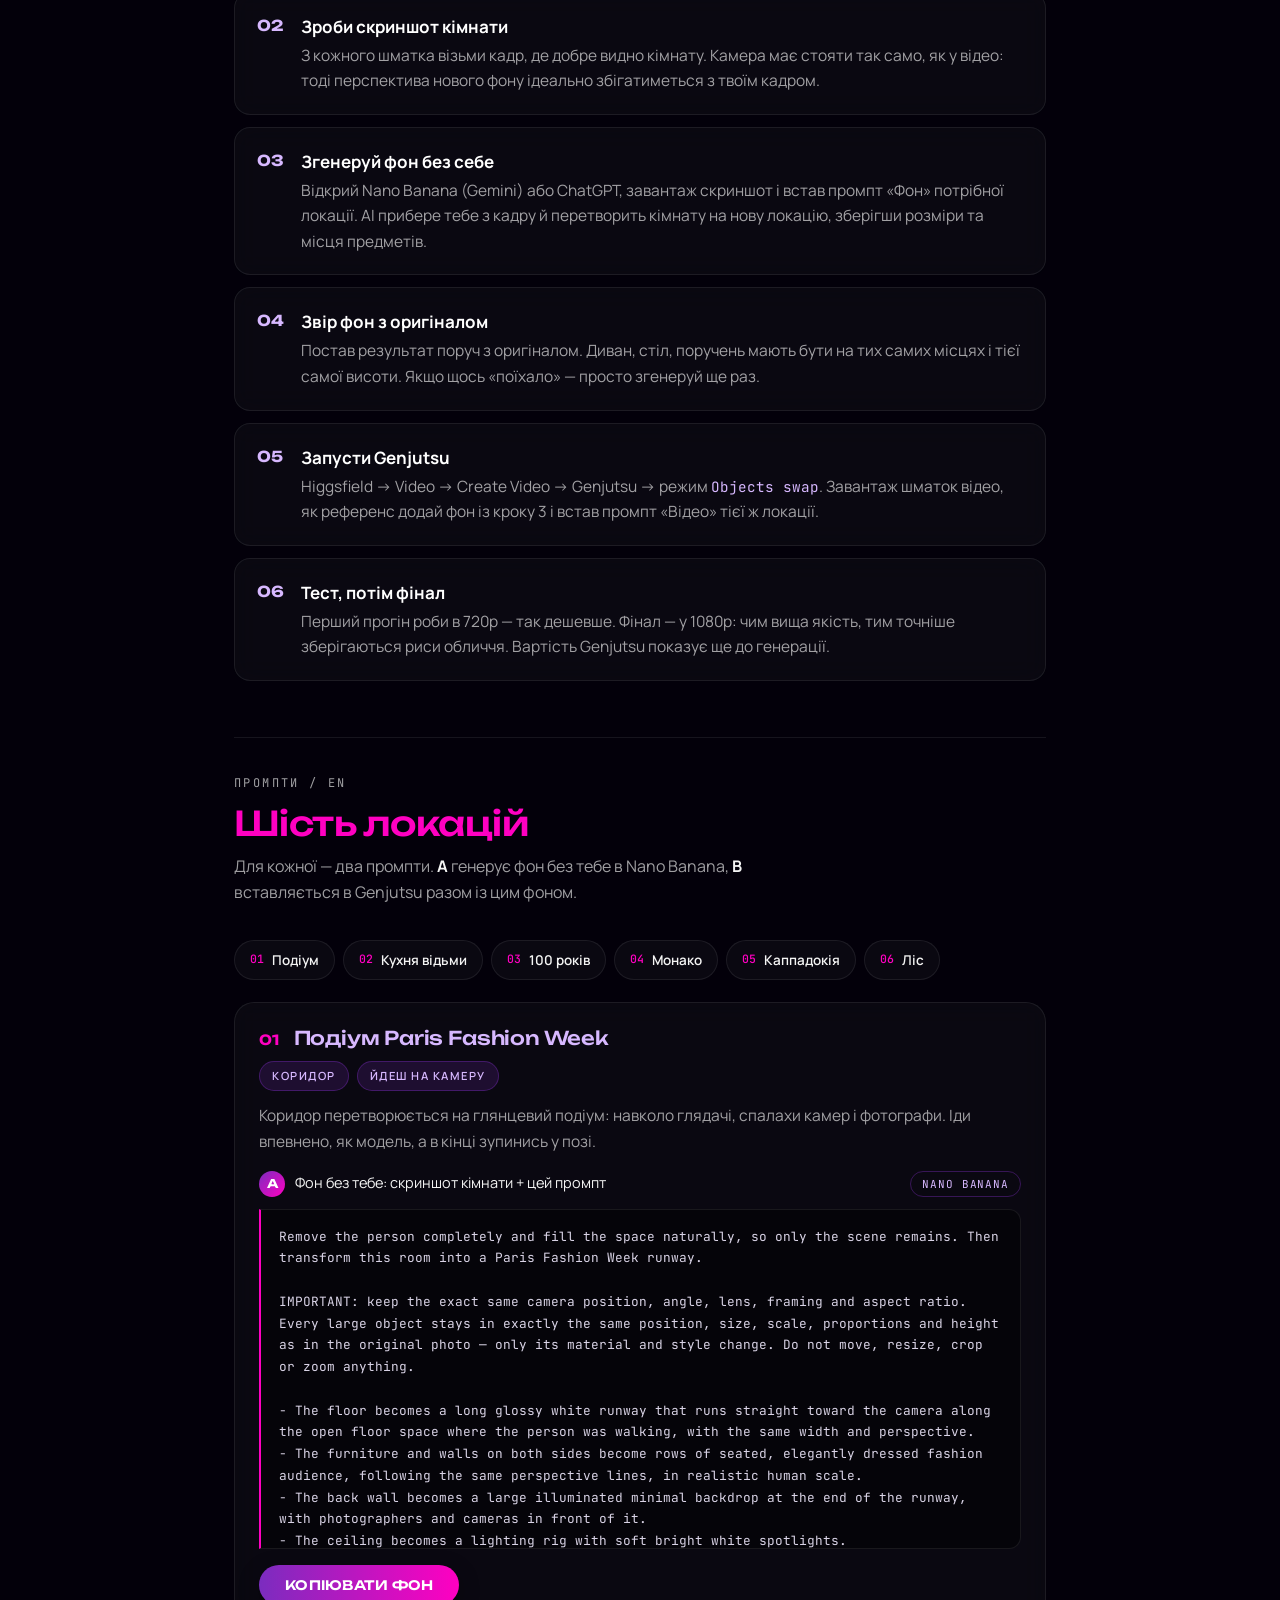
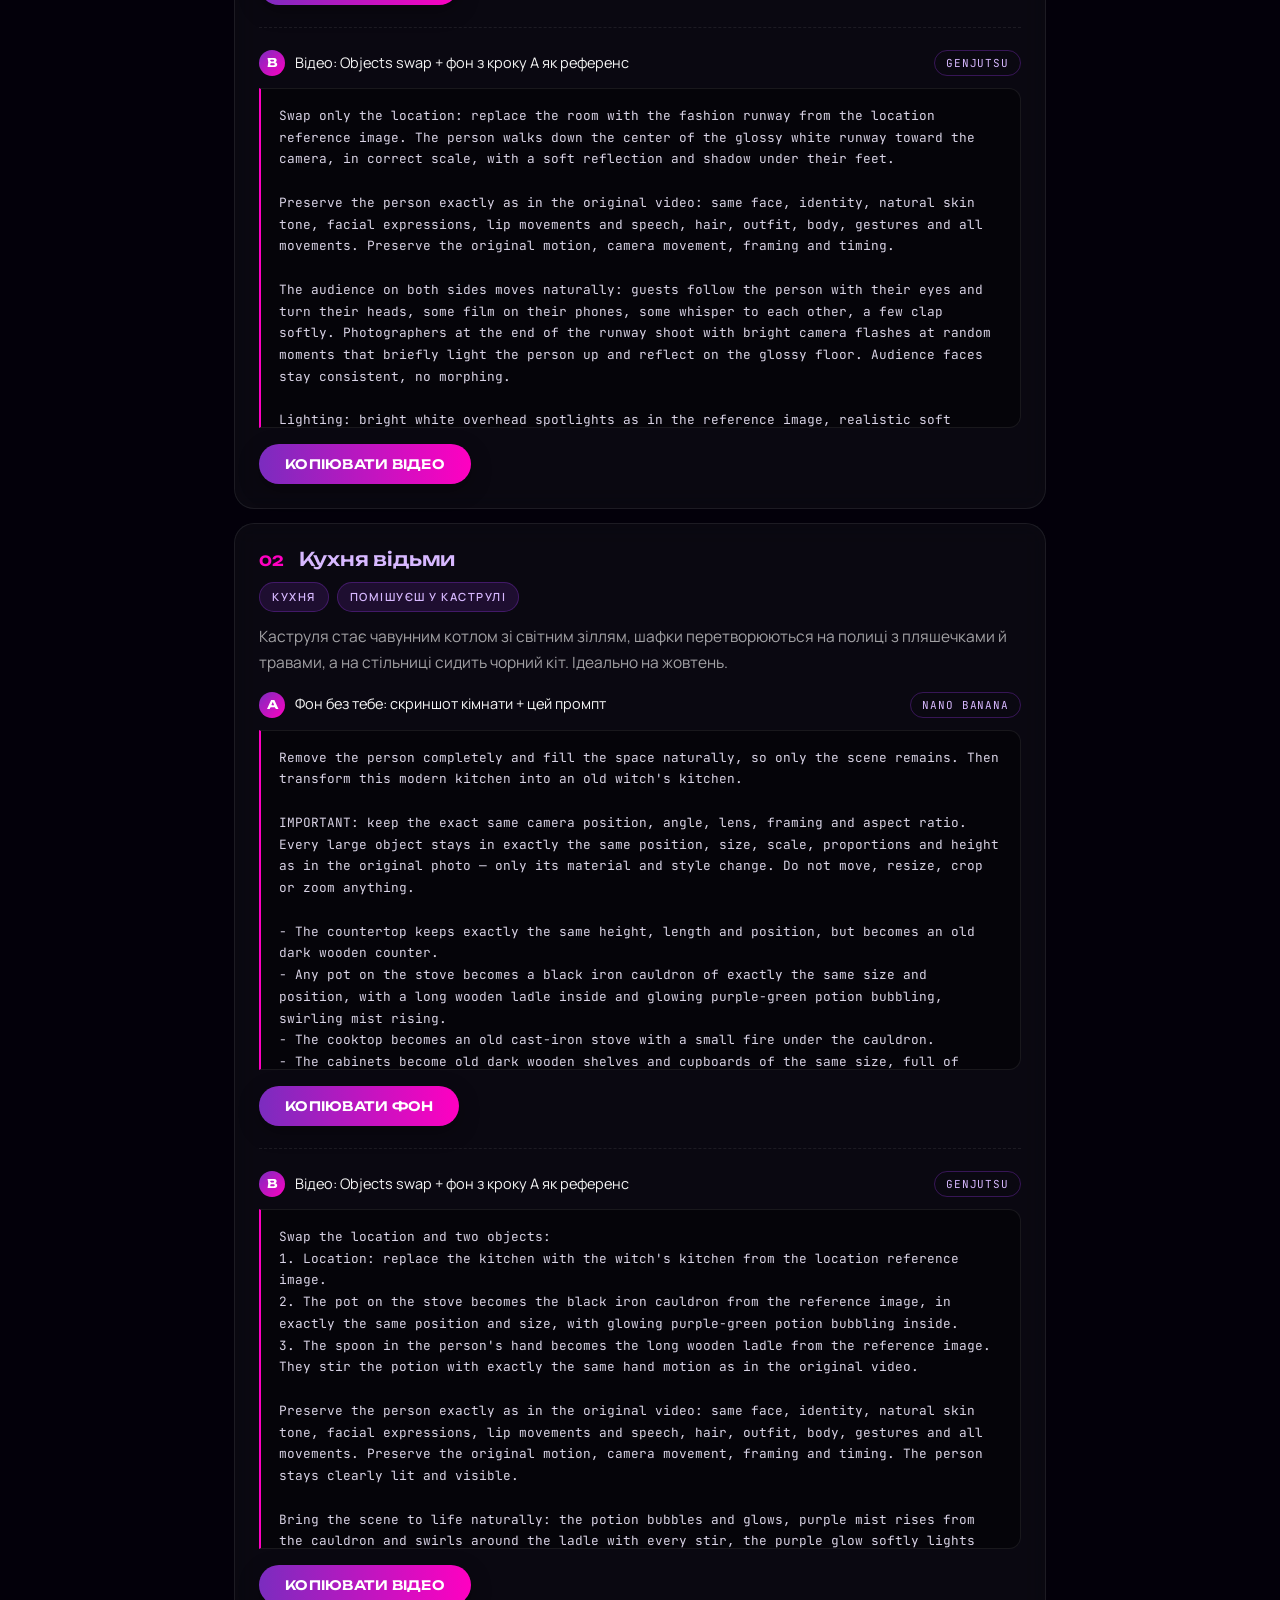
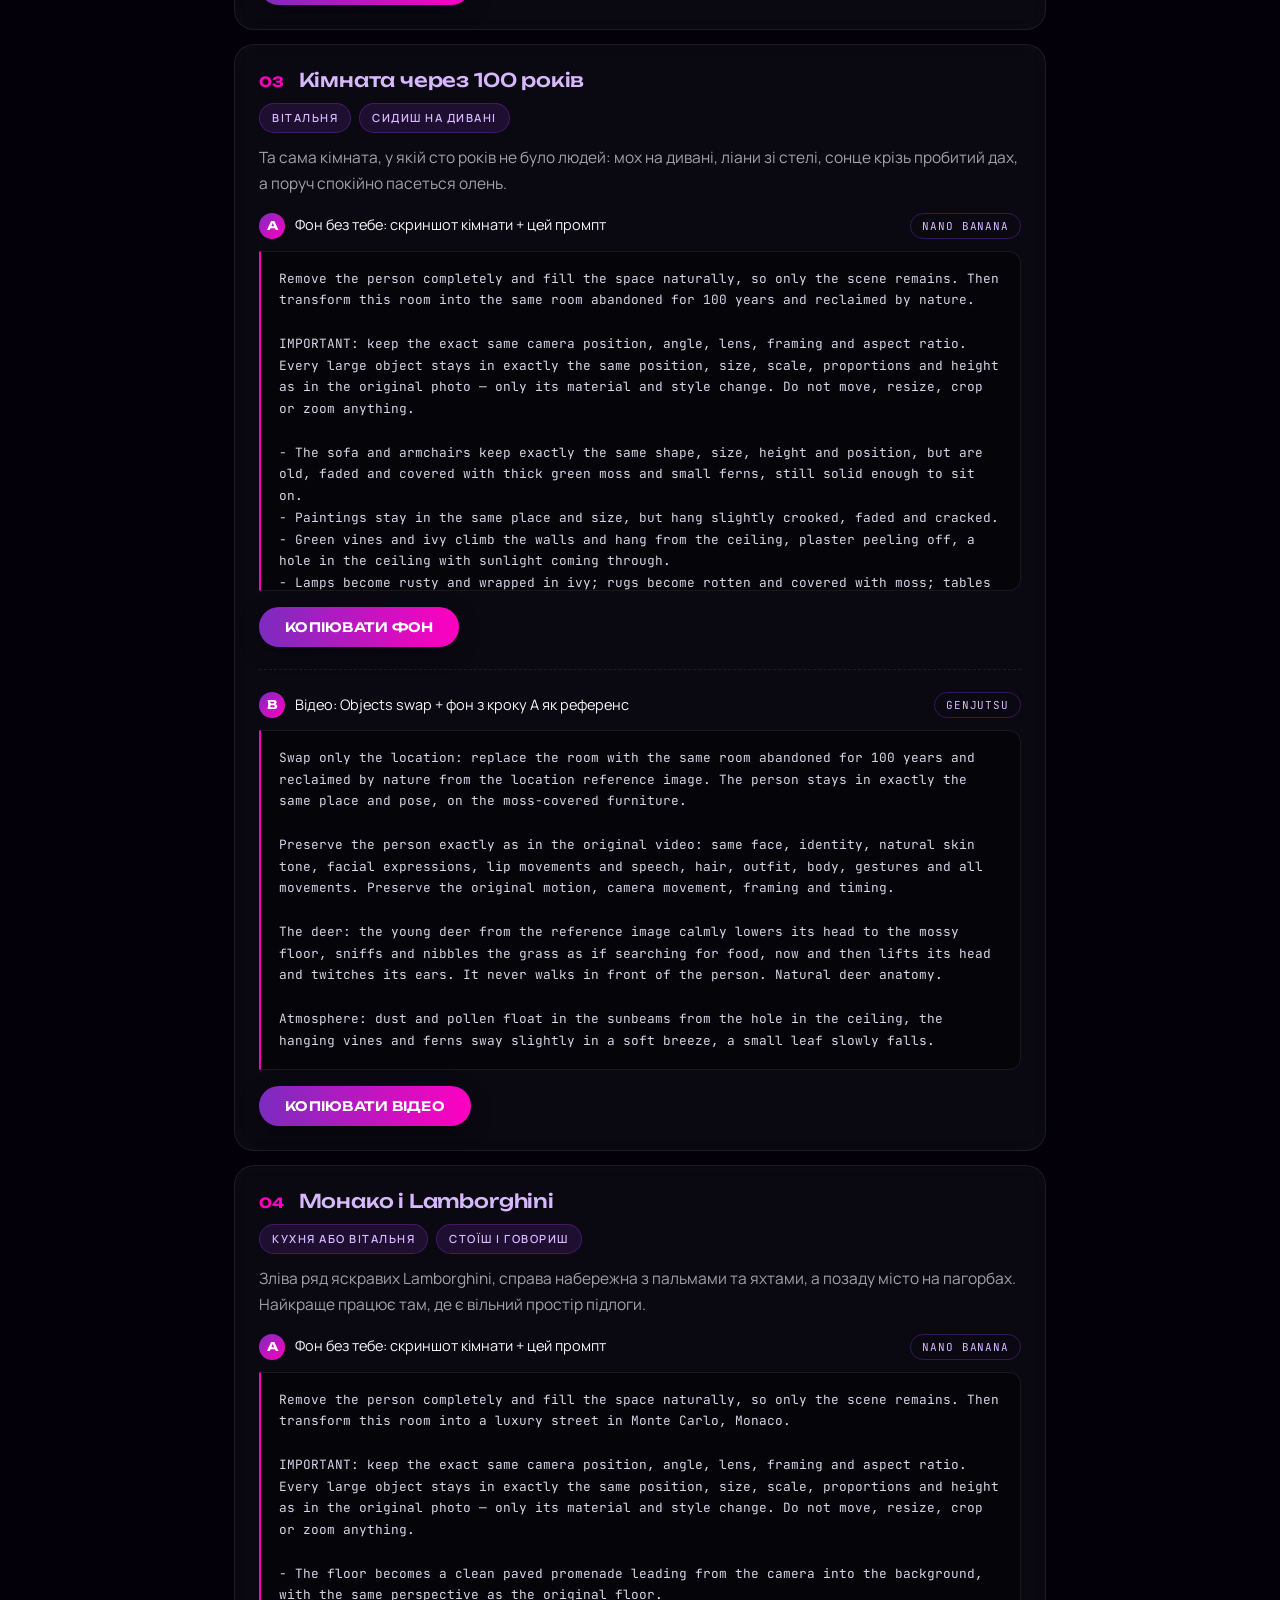
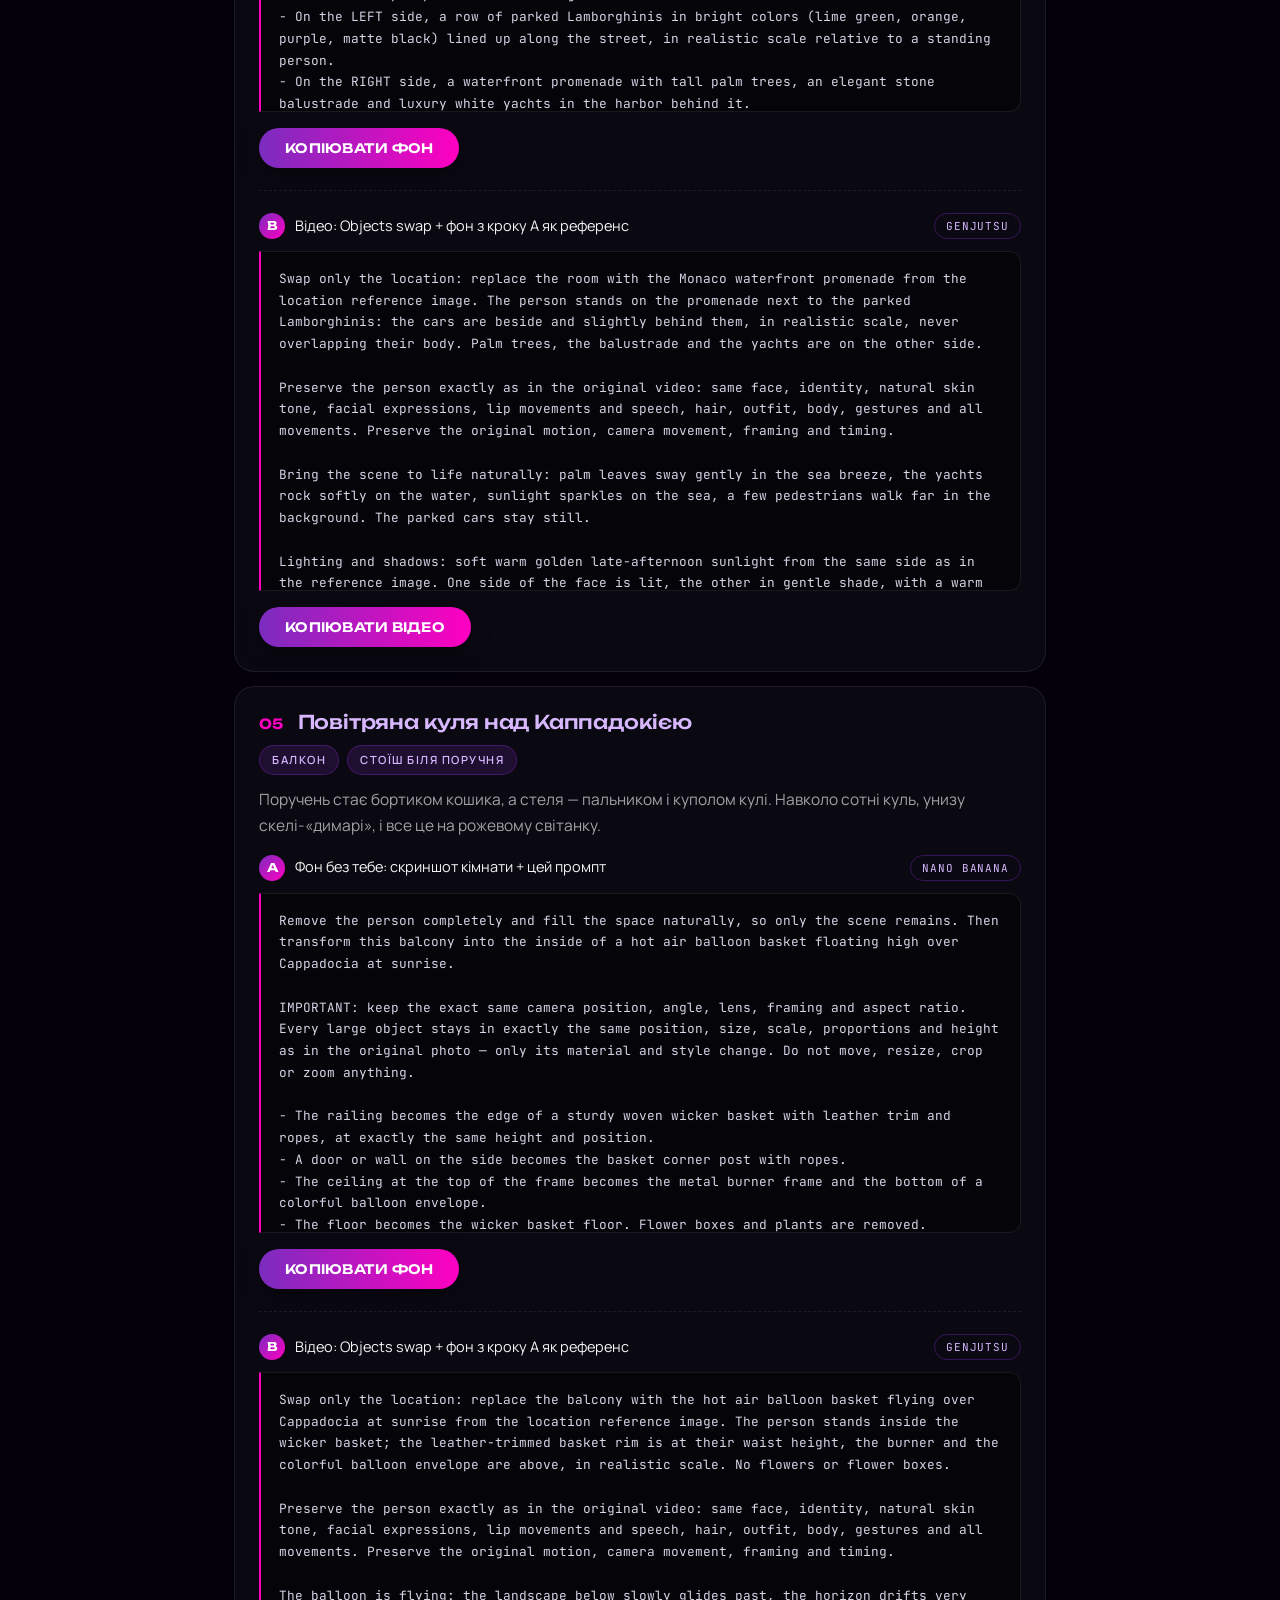
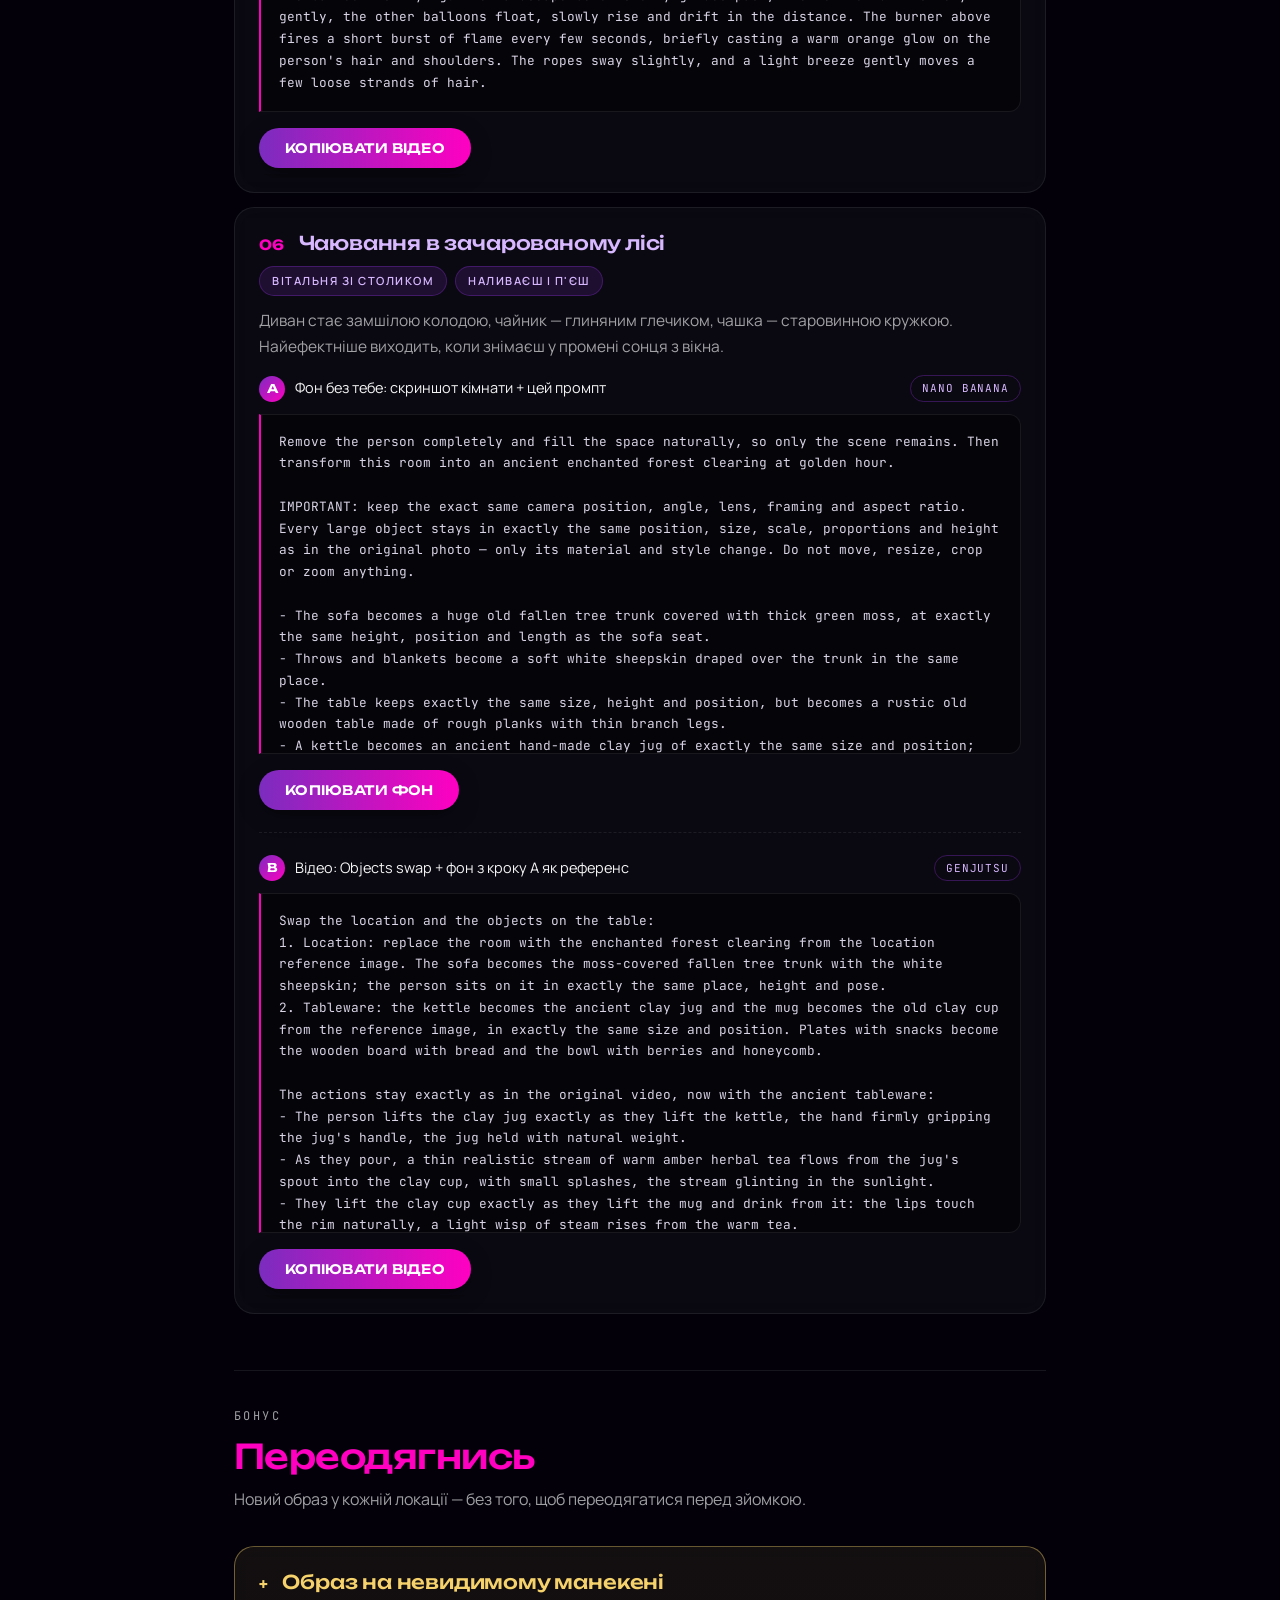
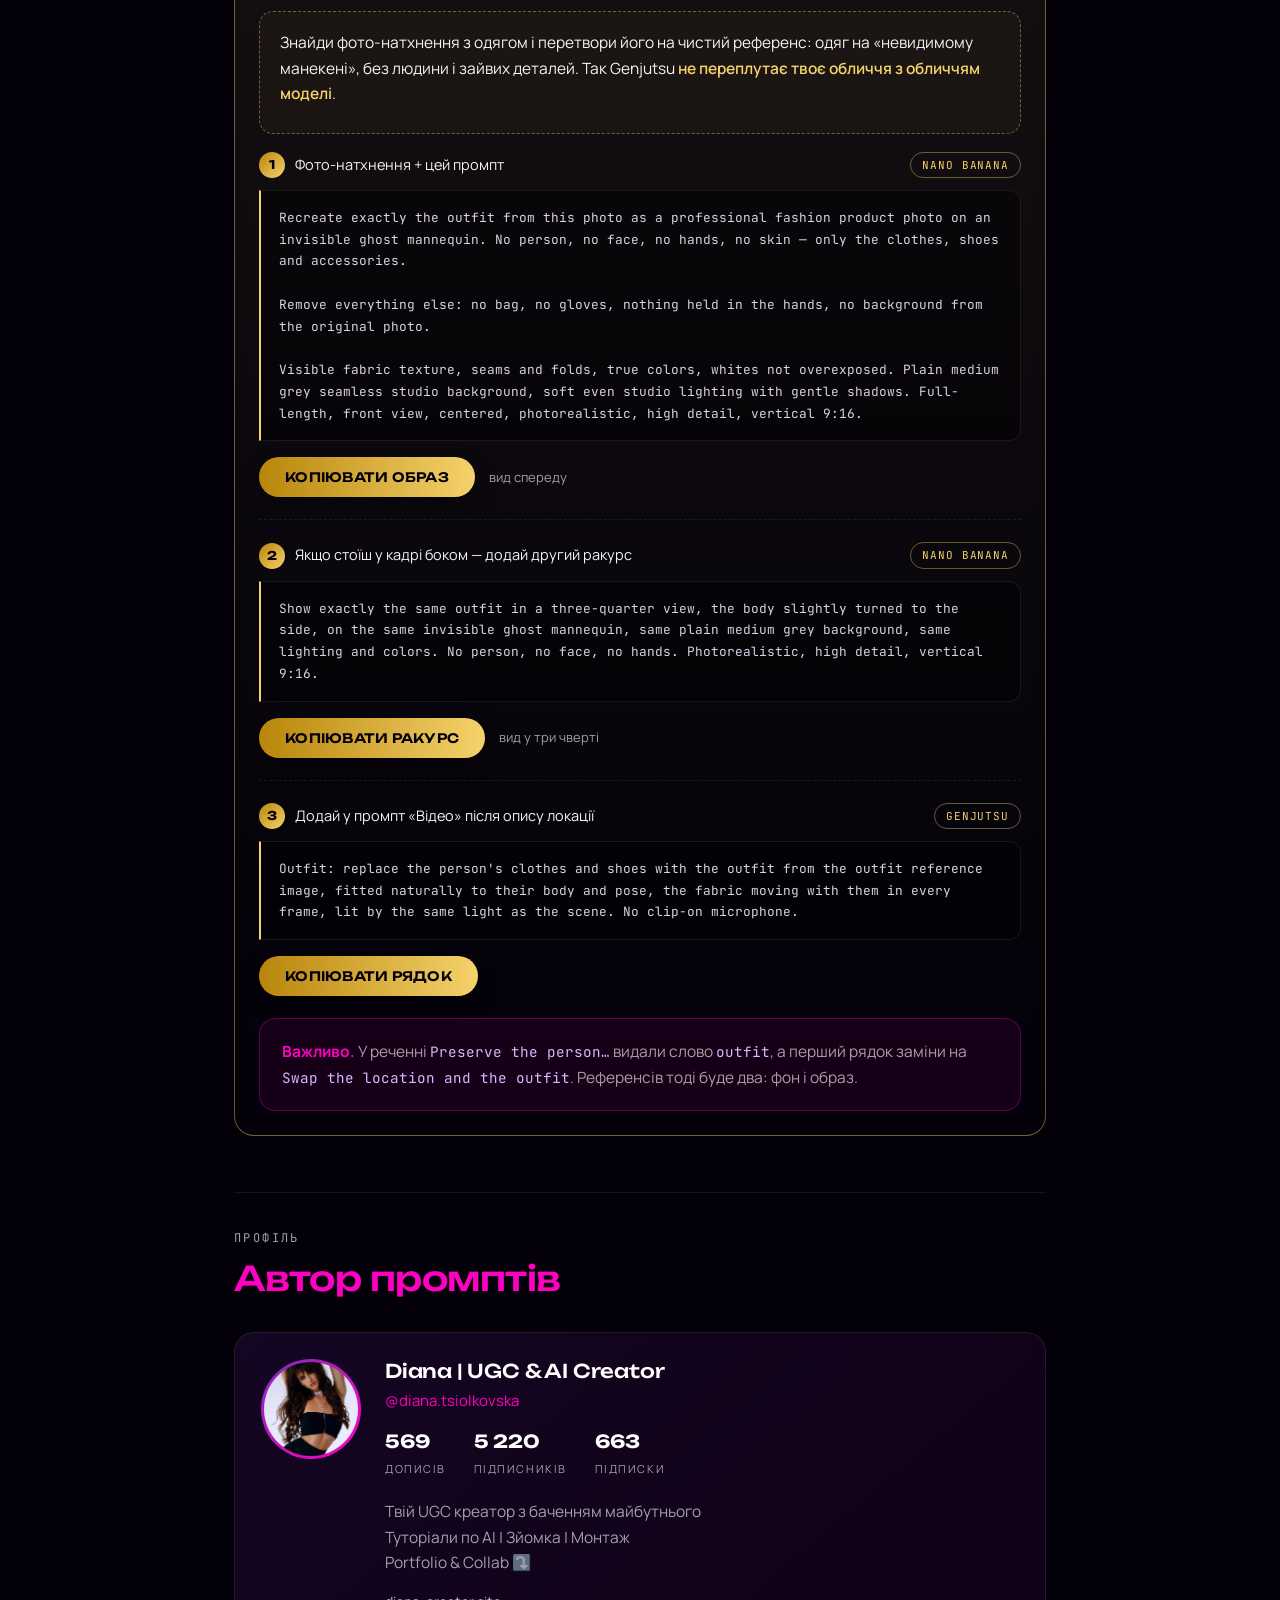
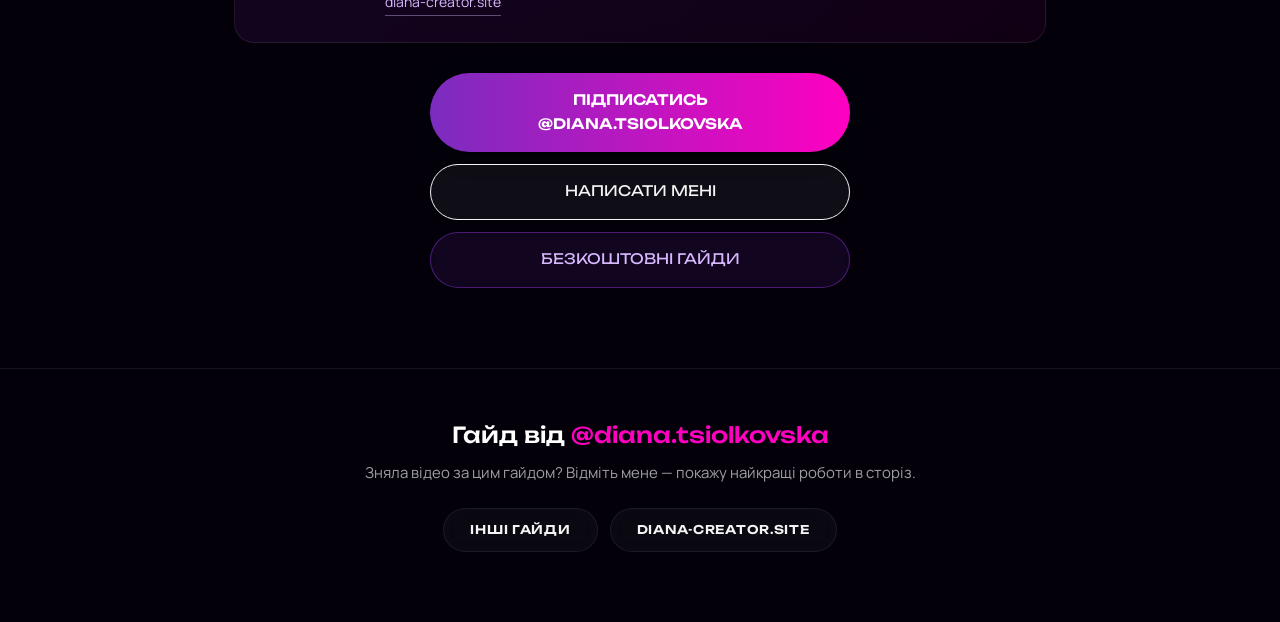
<file: guides/genjutsu/index.html>
<!DOCTYPE html>
<html lang="uk">
<head>
<meta charset="UTF-8">
<meta name="viewport" content="width=device-width, initial-scale=1, viewport-fit=cover">
<title>Опинись будь-де, не виходячи з дому: AI-відео в Genjutsu | Diana Tsiolkovska</title>
<meta name="description" content="Одне відео вдома — і ти на подіумі, у Монако чи над Каппадокією. Покроковий гайд і 12 готових промптів для Nano Banana та Higgsfield Genjutsu.">
<link rel="canonical" href="https://diana-creator.site/guides/genjutsu/">
<meta name="theme-color" content="#03000a">

<meta property="og:type" content="article">
<meta property="og:url" content="https://diana-creator.site/guides/genjutsu/">
<meta property="og:title" content="Опинись будь-де, не виходячи з дому">
<meta property="og:description" content="Покроковий гайд і 12 готових промптів для Nano Banana та Higgsfield Genjutsu: подіум, Монако, Каппадокія — з одного відео вдома.">
<meta property="og:image" content="https://diana-creator.site/assets/me.png">
<meta property="og:locale" content="uk_UA"> 
<meta property="og:site_name" content="Diana Tsiolkovska">

<meta name="twitter:card" content="summary_large_image">
<meta name="twitter:title" content="Опинись будь-де, не виходячи з дому">
<meta name="twitter:description" content="Покроковий гайд і 12 готових промптів для Nano Banana та Higgsfield Genjutsu: подіум, Монако, Каппадокія — з одного відео вдома.">
<meta name="twitter:image" content="https://diana-creator.site/assets/me.png">

<link rel="icon" href="../../assets/favicon.ico" type="image/x-icon">
<link rel="icon" href="../../assets/me.png" type="image/png" sizes="32x32">
<link rel="apple-touch-icon" href="../../assets/me.png">

<link rel="preconnect" href="https://fonts.googleapis.com">
<link rel="preconnect" href="https://fonts.gstatic.com" crossorigin>
<link href="https://fonts.googleapis.com/css2?family=Unbounded:wght@300;500;700;900&family=Manrope:wght@400;500;700&family=JetBrains+Mono:wght@400;500&display=swap" rel="stylesheet">

<!-- Relative path so the page also renders when opened straight from disk -->
<link rel="stylesheet" href="../../src/css/guide.css">

<script type="application/ld+json">
{
  "@context": "https://schema.org",
  "@type": "Article",
  "headline": "Опинись будь-де, не виходячи з дому: AI-відео в Higgsfield Genjutsu",
  "description": "Покроковий гайд і 12 готових промптів англійською для Nano Banana та Higgsfield Genjutsu: знімаєш одне відео вдома, а AI переносить тебе на подіум, у Монако чи над Каппадокією.",
  "url": "https://diana-creator.site/guides/genjutsu/",
  "inLanguage": "uk",
  "image": "https://diana-creator.site/assets/me.png",
  "author": {
    "@type": "Person",
    "name": "Diana Tsiolkovska",
    "jobTitle": "UGC & AI Creator",
    "url": "https://diana-creator.site/"
  },
  "publisher": {
    "@type": "Person",
    "name": "Diana Tsiolkovska",
    "url": "https://diana-creator.site/"
  },
  "isPartOf": {
    "@type": "CollectionPage",
    "name": "Безкоштовні AI-гайди",
    "url": "https://diana-creator.site/guides/"
  }
}
</script>
</head>
<body>

<div class="global-background">
  <div class="gradient-orb orb-1"></div>
  <div class="gradient-orb orb-2"></div>
  <div class="gradient-orb orb-3"></div>
  <div class="grid-overlay"></div>
</div>

<a href="https://ig.me/m/diana.tsiolkovska"
   target="_blank" rel="noopener noreferrer"
   class="floating-cta"
   aria-label="Написати в Instagram Direct">
  <span>Написати</span>
  <span aria-hidden="true">✈️</span>
</a>

<header class="hero">
  <div class="ceiling"><div class="ceiling__glow"></div><div class="ceiling__grid"></div></div>
  <div class="wrap hero__inner">
    <a class="backlink" href="../"><span aria-hidden="true">←</span> Всі гайди</a>
    <p class="eyebrow">AI · Відео · 12 промптів</p>
    <h1>Опинись будь&#8209;де,<br><span class="accent">не виходячи з&nbsp;дому</span></h1>
    <p class="lede">
      Знімаєш одне відео у своїй квартирі — а AI переносить тебе на подіум, у Монако
      чи в кошик повітряної кулі над Каппадокією. <strong>Твої рухи, міміка й голос лишаються справжніми</strong>,
      змінюється тільки світ навколо.
    </p>
    <ul class="chips">
      <li>12 промптів · EN</li>
      <li>Nano Banana</li>
      <li>Higgsfield Genjutsu</li>
    </ul>

    <div class="author">
      <img src="../../assets/me.png" alt="Diana Tsiolkovska" width="52" height="52" loading="lazy">
      <div>
        <div class="author__name">@diana.tsiolkovska</div>
        <div class="author__role">UGC &amp; AI Creator · твій гайд від Діани</div>
      </div>
    </div>
  </div>
</header>

<main class="wrap">

  <section>
    <div class="sect-head">
      <span class="sect-num">Що знадобиться</span>
      <h2>Три інструменти</h2>
      <p class="sect-sub">Один дубль у твоїй хаті, шість локацій і дванадцять промптів — фон плюс відео для кожної.</p>
    </div>

    <div class="kit">
      <div class="kit__item">
        <span class="kit__icon" aria-hidden="true"><svg viewBox="0 0 24 24"><rect x="6" y="2.5" width="12" height="19" rx="3"/><path d="M11 18.5h2"/></svg></span>
        <div>
          <b>Телефон і штатив</b>
          <span>Або стабілізатор — камера має рухатися плавно</span>
        </div>
      </div>
      <div class="kit__item">
        <span class="kit__icon" aria-hidden="true"><svg viewBox="0 0 24 24"><rect x="3" y="4" width="18" height="16" rx="3"/><circle cx="9" cy="10" r="1.8"/><path d="M21 16l-5-5-8 8"/></svg></span>
        <div>
          <b>Nano Banana</b>
          <span>У Gemini (або ChatGPT) — генерує фон без тебе</span>
        </div>
      </div>
      <div class="kit__item">
        <span class="kit__icon" aria-hidden="true"><svg viewBox="0 0 24 24"><rect x="2.5" y="5" width="14" height="14" rx="3"/><path d="M16.5 10l5-3v10l-5-3"/></svg></span>
        <div>
          <b>Higgsfield Genjutsu</b>
          <span>Переносить тебе з відео в нову локацію</span>
        </div>
      </div>
    </div>
  </section>

  <section>
    <div class="sect-head">
      <span class="sect-num">Крок за кроком</span>
      <h2>Як це працює</h2>
      <p class="sect-sub">Genjutsu зберігає рух, камеру й таймінг твого відео, а змінює лише те, що ти попросиш: локацію, одяг чи предмети. Уся магія — в хорошому фоні та точному промпті.</p>
    </div>

    <div class="steps">
      <div class="step">
        <span class="step__n">01</span>
        <div>
          <span class="step__t">Зніми одне відео</span>
          <p>Вертикально 9:16, 1080p, при денному світлі. Телефон на штативі або стабілізаторі, рухайся плавно. На кожну кімнату — шматок від 4 до 30 секунд: саме такі кліпи приймає Genjutsu. Однотонний одяг, мінімум дзеркал, тримайся ближче до центру кадру.</p>
        </div>
      </div>
      <div class="step">
        <span class="step__n">02</span>
        <div>
          <span class="step__t">Зроби скриншот кімнати</span>
          <p>З кожного шматка візьми кадр, де добре видно кімнату. Камера має стояти так само, як у відео: тоді перспектива нового фону ідеально збігатиметься з твоїм кадром.</p>
        </div>
      </div>
      <div class="step">
        <span class="step__n">03</span>
        <div>
          <span class="step__t">Згенеруй фон без себе</span>
          <p>Відкрий Nano Banana (Gemini) або ChatGPT, завантаж скриншот і встав промпт «Фон» потрібної локації. AI прибере тебе з кадру й перетворить кімнату на нову локацію, зберігши розміри та місця предметів.</p>
        </div>
      </div>
      <div class="step">
        <span class="step__n">04</span>
        <div>
          <span class="step__t">Звір фон з оригіналом</span>
          <p>Постав результат поруч з оригіналом. Диван, стіл, поручень мають бути на тих самих місцях і тієї самої висоти. Якщо щось «поїхало» — просто згенеруй ще раз.</p>
        </div>
      </div>
      <div class="step">
        <span class="step__n">05</span>
        <div>
          <span class="step__t">Запусти Genjutsu</span>
          <p>Higgsfield → Video → Create Video → Genjutsu → режим <i>Objects swap</i>. Завантаж шматок відео, як референс додай фон із кроку 3 і встав промпт «Відео» тієї ж локації.</p>
        </div>
      </div>
      <div class="step">
        <span class="step__n">06</span>
        <div>
          <span class="step__t">Тест, потім фінал</span>
          <p>Перший прогін роби в 720p — так дешевше. Фінал — у 1080p: чим вища якість, тим точніше зберігаються риси обличчя. Вартість Genjutsu показує ще до генерації.</p>
        </div>
      </div>
    </div>
  </section>

  <section>
    <div class="sect-head">
      <span class="sect-num">Промпти / EN</span>
      <h2>Шість локацій</h2>
      <p class="sect-sub">Для кожної — два промпти. <b>A</b> генерує фон без тебе в Nano Banana, <b>B</b> вставляється в Genjutsu разом із цим фоном.</p>
    </div>

    <nav class="jump" aria-label="Локації">
      <a href="#runway"><b>01</b>Подіум</a>
      <a href="#witch"><b>02</b>Кухня відьми</a>
      <a href="#abandoned"><b>03</b>100 років</a>
      <a href="#monaco"><b>04</b>Монако</a>
      <a href="#cappadocia"><b>05</b>Каппадокія</a>
      <a href="#forest"><b>06</b>Ліс</a>
    </nav>

    <div class="cards">

      <article class="card" id="runway">
        <div class="card__top"><span class="card__n">01</span><h3>Подіум Paris Fashion Week</h3></div>
        <div class="card__tags"><span class="guide-tag">Коридор</span><span class="guide-tag">Йдеш на камеру</span></div>
        <p class="card__desc">Коридор перетворюється на глянцевий подіум: навколо глядачі, спалахи камер і фотографи. Іди впевнено, як модель, а в кінці зупинись у позі.</p>

        <div class="prompt">
          <div class="prompt__label"><span class="prompt__step">A</span><span class="prompt__text">Фон без тебе: скриншот кімнати + цей промпт</span><span class="prompt__tool">Nano Banana</span></div>
<pre class="design design--long">Remove the person completely and fill the space naturally, so only the scene remains. Then transform this room into a Paris Fashion Week runway.

IMPORTANT: keep the exact same camera position, angle, lens, framing and aspect ratio. Every large object stays in exactly the same position, size, scale, proportions and height as in the original photo — only its material and style change. Do not move, resize, crop or zoom anything.

- The floor becomes a long glossy white runway that runs straight toward the camera along the open floor space where the person was walking, with the same width and perspective.
- The furniture and walls on both sides become rows of seated, elegantly dressed fashion audience, following the same perspective lines, in realistic human scale.
- The back wall becomes a large illuminated minimal backdrop at the end of the runway, with photographers and cameras in front of it.
- The ceiling becomes a lighting rig with soft bright white spotlights.
- The runway itself stays completely empty.

Lighting: bright high-key show lighting, soft reflections on the glossy runway floor. Editorial fashion-show look, cinematic, photorealistic, sharp details.</pre>
          <div class="card__foot">
            <button class="copy" type="button">Копіювати фон</button>
          </div>
        </div>

        <div class="prompt">
          <div class="prompt__label"><span class="prompt__step">B</span><span class="prompt__text">Відео: Objects swap + фон з кроку A як референс</span><span class="prompt__tool">Genjutsu</span></div>
<pre class="design design--long">Swap only the location: replace the room with the fashion runway from the location reference image. The person walks down the center of the glossy white runway toward the camera, in correct scale, with a soft reflection and shadow under their feet.

Preserve the person exactly as in the original video: same face, identity, natural skin tone, facial expressions, lip movements and speech, hair, outfit, body, gestures and all movements. Preserve the original motion, camera movement, framing and timing.

The audience on both sides moves naturally: guests follow the person with their eyes and turn their heads, some film on their phones, some whisper to each other, a few clap softly. Photographers at the end of the runway shoot with bright camera flashes at random moments that briefly light the person up and reflect on the glossy floor. Audience faces stay consistent, no morphing.

Lighting: bright white overhead spotlights as in the reference image, realistic soft shadows on the person and on the floor.

Match the person to the scene: same color temperature, exposure, contrast, sharpness, film grain and depth of field as the background, so they look filmed on location. Photorealistic, cinematic, fashion-week atmosphere, stable image, no morphing, no frame jitter.</pre>
          <div class="card__foot">
            <button class="copy" type="button">Копіювати відео</button>
          </div>
        </div>
      </article>

      <article class="card" id="witch">
        <div class="card__top"><span class="card__n">02</span><h3>Кухня відьми</h3></div>
        <div class="card__tags"><span class="guide-tag">Кухня</span><span class="guide-tag">Помішуєш у каструлі</span></div>
        <p class="card__desc">Каструля стає чавунним котлом зі світним зіллям, шафки перетворюються на полиці з пляшечками й травами, а на стільниці сидить чорний кіт. Ідеально на жовтень.</p>

        <div class="prompt">
          <div class="prompt__label"><span class="prompt__step">A</span><span class="prompt__text">Фон без тебе: скриншот кімнати + цей промпт</span><span class="prompt__tool">Nano Banana</span></div>
<pre class="design design--long">Remove the person completely and fill the space naturally, so only the scene remains. Then transform this modern kitchen into an old witch's kitchen.

IMPORTANT: keep the exact same camera position, angle, lens, framing and aspect ratio. Every large object stays in exactly the same position, size, scale, proportions and height as in the original photo — only its material and style change. Do not move, resize, crop or zoom anything.

- The countertop keeps exactly the same height, length and position, but becomes an old dark wooden counter.
- Any pot on the stove becomes a black iron cauldron of exactly the same size and position, with a long wooden ladle inside and glowing purple-green potion bubbling, swirling mist rising.
- The cooktop becomes an old cast-iron stove with a small fire under the cauldron.
- The cabinets become old dark wooden shelves and cupboards of the same size, full of glass bottles and jars with herbs and strange ingredients.
- The walls become rough stone with old wooden beams and dried herbs hanging.
- The oven, fridge and tall cabinets become a stone hearth and a wooden cupboard with an open spell book, same size and position.
- Melting candles on the counter, a black cat sitting at the far end of the counter, pumpkins on the floor.
- The ceiling lamp becomes an old iron candle chandelier, the floor becomes worn wooden floorboards.

Lighting: soft daylight from a small window mixed with warm candlelight and a magical purple glow from the cauldron. Cinematic, photorealistic, sharp details, no people.</pre>
          <div class="card__foot">
            <button class="copy" type="button">Копіювати фон</button>
          </div>
        </div>

        <div class="prompt">
          <div class="prompt__label"><span class="prompt__step">B</span><span class="prompt__text">Відео: Objects swap + фон з кроку A як референс</span><span class="prompt__tool">Genjutsu</span></div>
<pre class="design design--long">Swap the location and two objects:
1. Location: replace the kitchen with the witch's kitchen from the location reference image.
2. The pot on the stove becomes the black iron cauldron from the reference image, in exactly the same position and size, with glowing purple-green potion bubbling inside.
3. The spoon in the person's hand becomes the long wooden ladle from the reference image. They stir the potion with exactly the same hand motion as in the original video.

Preserve the person exactly as in the original video: same face, identity, natural skin tone, facial expressions, lip movements and speech, hair, outfit, body, gestures and all movements. Preserve the original motion, camera movement, framing and timing. The person stays clearly lit and visible.

Bring the scene to life naturally: the potion bubbles and glows, purple mist rises from the cauldron and swirls around the ladle with every stir, the purple glow softly lights their face and hands from below. Candle flames gently move, the fire crackles in the stove, the dried herbs sway slightly. The black cat on the counter slowly turns its head to watch them and flicks its tail.

Lighting: warm candlelight and soft daylight from the window as in the reference image, mixed with the magical purple glow from the cauldron, realistic soft shadows on the person and on the wooden floor.

Match the person to the scene: same color temperature, exposure, contrast, sharpness, film grain and depth of field as the background, so they look filmed on location. Photorealistic, cinematic, cozy autumn mood, stable image, no morphing, no frame jitter.</pre>
          <div class="card__foot">
            <button class="copy" type="button">Копіювати відео</button>
          </div>
        </div>
      </article>

      <article class="card" id="abandoned">
        <div class="card__top"><span class="card__n">03</span><h3>Кімната через 100 років</h3></div>
        <div class="card__tags"><span class="guide-tag">Вітальня</span><span class="guide-tag">Сидиш на дивані</span></div>
        <p class="card__desc">Та сама кімната, у якій сто років не було людей: мох на дивані, ліани зі стелі, сонце крізь пробитий дах, а поруч спокійно пасеться олень.</p>

        <div class="prompt">
          <div class="prompt__label"><span class="prompt__step">A</span><span class="prompt__text">Фон без тебе: скриншот кімнати + цей промпт</span><span class="prompt__tool">Nano Banana</span></div>
<pre class="design design--long">Remove the person completely and fill the space naturally, so only the scene remains. Then transform this room into the same room abandoned for 100 years and reclaimed by nature.

IMPORTANT: keep the exact same camera position, angle, lens, framing and aspect ratio. Every large object stays in exactly the same position, size, scale, proportions and height as in the original photo — only its material and style change. Do not move, resize, crop or zoom anything.

- The sofa and armchairs keep exactly the same shape, size, height and position, but are old, faded and covered with thick green moss and small ferns, still solid enough to sit on.
- Paintings stay in the same place and size, but hang slightly crooked, faded and cracked.
- Green vines and ivy climb the walls and hang from the ceiling, plaster peeling off, a hole in the ceiling with sunlight coming through.
- Lamps become rusty and wrapped in ivy; rugs become rotten and covered with moss; tables are weathered, with small plants growing on them.
- The floor is cracked, with grass and ferns growing through.
- A young deer stands calmly in a free corner of the room, in realistic scale.

Lighting: warm daylight from the same side as the window light in the original photo and through the hole in the ceiling, soft sunbeams with floating dust and pollen. Peaceful post-apocalyptic mood, lush green tones. Cinematic, photorealistic, sharp details, no people.</pre>
          <div class="card__foot">
            <button class="copy" type="button">Копіювати фон</button>
          </div>
        </div>

        <div class="prompt">
          <div class="prompt__label"><span class="prompt__step">B</span><span class="prompt__text">Відео: Objects swap + фон з кроку A як референс</span><span class="prompt__tool">Genjutsu</span></div>
<pre class="design design--long">Swap only the location: replace the room with the same room abandoned for 100 years and reclaimed by nature from the location reference image. The person stays in exactly the same place and pose, on the moss-covered furniture.

Preserve the person exactly as in the original video: same face, identity, natural skin tone, facial expressions, lip movements and speech, hair, outfit, body, gestures and all movements. Preserve the original motion, camera movement, framing and timing.

The deer: the young deer from the reference image calmly lowers its head to the mossy floor, sniffs and nibbles the grass as if searching for food, now and then lifts its head and twitches its ears. It never walks in front of the person. Natural deer anatomy.

Atmosphere: dust and pollen float in the sunbeams from the hole in the ceiling, the hanging vines and ferns sway slightly in a soft breeze, a small leaf slowly falls.

Lighting: warm soft golden daylight from the hole in the ceiling and from the window side, as in the reference image. The sunlight gently lights the person's face and hair, with a subtle green bounce light from the moss on the shadow side. Skin stays natural and warm, not green-tinted. Realistic soft shadows.

Match the person to the scene: same color temperature, exposure, contrast, sharpness, film grain and depth of field as the background, so they look filmed on location. Photorealistic, cinematic, peaceful mood, stable image, no morphing, no frame jitter.</pre>
          <div class="card__foot">
            <button class="copy" type="button">Копіювати відео</button>
          </div>
        </div>
      </article>

      <article class="card" id="monaco">
        <div class="card__top"><span class="card__n">04</span><h3>Монако і Lamborghini</h3></div>
        <div class="card__tags"><span class="guide-tag">Кухня або вітальня</span><span class="guide-tag">Стоїш і говориш</span></div>
        <p class="card__desc">Зліва ряд яскравих Lamborghini, справа набережна з пальмами та яхтами, а позаду місто на пагорбах. Найкраще працює там, де є вільний простір підлоги.</p>

        <div class="prompt">
          <div class="prompt__label"><span class="prompt__step">A</span><span class="prompt__text">Фон без тебе: скриншот кімнати + цей промпт</span><span class="prompt__tool">Nano Banana</span></div>
<pre class="design design--long">Remove the person completely and fill the space naturally, so only the scene remains. Then transform this room into a luxury street in Monte Carlo, Monaco.

IMPORTANT: keep the exact same camera position, angle, lens, framing and aspect ratio. Every large object stays in exactly the same position, size, scale, proportions and height as in the original photo — only its material and style change. Do not move, resize, crop or zoom anything.

- The floor becomes a clean paved promenade leading from the camera into the background, with the same perspective as the original floor.
- On the LEFT side, a row of parked Lamborghinis in bright colors (lime green, orange, purple, matte black) lined up along the street, in realistic scale relative to a standing person.
- On the RIGHT side, a waterfront promenade with tall palm trees, an elegant stone balustrade and luxury white yachts in the harbor behind it.
- The back wall becomes elegant Monaco buildings climbing the hills.
- The ceiling becomes open blue sky.

Lighting: warm golden late-afternoon sunlight from the same side as the main light in the original photo, long soft shadows of the palm trees on the pavement. Glamorous French Riviera mood. Cinematic, photorealistic, sharp details, no people in the foreground.</pre>
          <div class="card__foot">
            <button class="copy" type="button">Копіювати фон</button>
          </div>
        </div>

        <div class="prompt">
          <div class="prompt__label"><span class="prompt__step">B</span><span class="prompt__text">Відео: Objects swap + фон з кроку A як референс</span><span class="prompt__tool">Genjutsu</span></div>
<pre class="design design--long">Swap only the location: replace the room with the Monaco waterfront promenade from the location reference image. The person stands on the promenade next to the parked Lamborghinis: the cars are beside and slightly behind them, in realistic scale, never overlapping their body. Palm trees, the balustrade and the yachts are on the other side.

Preserve the person exactly as in the original video: same face, identity, natural skin tone, facial expressions, lip movements and speech, hair, outfit, body, gestures and all movements. Preserve the original motion, camera movement, framing and timing.

Bring the scene to life naturally: palm leaves sway gently in the sea breeze, the yachts rock softly on the water, sunlight sparkles on the sea, a few pedestrians walk far in the background. The parked cars stay still.

Lighting and shadows: soft warm golden late-afternoon sunlight from the same side as in the reference image. One side of the face is lit, the other in gentle shade, with a warm rim light on the hair. The person casts a long soft shadow on the pavement in the same direction as the shadows of the palm trees, with a soft contact shadow under the feet, and the shadow moves with them. The glossy car paint shows a subtle reflection of the person.

Match the person to the scene: same color temperature, exposure, contrast, sharpness, film grain and depth of field as the background, so they look filmed on location. Photorealistic, cinematic, glamorous French Riviera mood, stable image, no morphing, no frame jitter.</pre>
          <div class="card__foot">
            <button class="copy" type="button">Копіювати відео</button>
          </div>
        </div>
      </article>

      <article class="card" id="cappadocia">
        <div class="card__top"><span class="card__n">05</span><h3>Повітряна куля над Каппадокією</h3></div>
        <div class="card__tags"><span class="guide-tag">Балкон</span><span class="guide-tag">Стоїш біля поручня</span></div>
        <p class="card__desc">Поручень стає бортиком кошика, а стеля — пальником і куполом кулі. Навколо сотні куль, унизу скелі-«димарі», і все це на рожевому світанку.</p>

        <div class="prompt">
          <div class="prompt__label"><span class="prompt__step">A</span><span class="prompt__text">Фон без тебе: скриншот кімнати + цей промпт</span><span class="prompt__tool">Nano Banana</span></div>
<pre class="design design--long">Remove the person completely and fill the space naturally, so only the scene remains. Then transform this balcony into the inside of a hot air balloon basket floating high over Cappadocia at sunrise.

IMPORTANT: keep the exact same camera position, angle, lens, framing and aspect ratio. Every large object stays in exactly the same position, size, scale, proportions and height as in the original photo — only its material and style change. Do not move, resize, crop or zoom anything.

- The railing becomes the edge of a sturdy woven wicker basket with leather trim and ropes, at exactly the same height and position.
- A door or wall on the side becomes the basket corner post with ropes.
- The ceiling at the top of the frame becomes the metal burner frame and the bottom of a colorful balloon envelope.
- The floor becomes the wicker basket floor. Flower boxes and plants are removed.
- Everything beyond the railing becomes open sky with dozens of colorful hot air balloons, Cappadocia valleys and fairy chimney rock formations far below, soft morning haze.

Lighting: low warm sunrise sun from the same side as the light in the original photo, creating golden backlight. Pink, orange and golden sky. Cinematic, photorealistic, sharp details, no people.</pre>
          <div class="card__foot">
            <button class="copy" type="button">Копіювати фон</button>
          </div>
        </div>

        <div class="prompt">
          <div class="prompt__label"><span class="prompt__step">B</span><span class="prompt__text">Відео: Objects swap + фон з кроку A як референс</span><span class="prompt__tool">Genjutsu</span></div>
<pre class="design design--long">Swap only the location: replace the balcony with the hot air balloon basket flying over Cappadocia at sunrise from the location reference image. The person stands inside the wicker basket; the leather-trimmed basket rim is at their waist height, the burner and the colorful balloon envelope are above, in realistic scale. No flowers or flower boxes.

Preserve the person exactly as in the original video: same face, identity, natural skin tone, facial expressions, lip movements and speech, hair, outfit, body, gestures and all movements. Preserve the original motion, camera movement, framing and timing.

The balloon is flying: the landscape below slowly glides past, the horizon drifts very gently, the other balloons float, slowly rise and drift in the distance. The burner above fires a short burst of flame every few seconds, briefly casting a warm orange glow on the person's hair and shoulders. The ropes sway slightly, and a light breeze gently moves a few loose strands of hair.

Lighting and shadows: warm pink-golden sunrise light from the same side as in the reference image, with a golden rim light on the hair and shoulders. The shadow side is gently filled by the pink sky. Realistic soft shadows on the wicker basket.

Match the person to the scene: same color temperature, exposure, contrast, sharpness, film grain and depth of field as the background, so they look filmed on location. Photorealistic, cinematic, dreamy sunrise mood, stable image, no morphing, no frame jitter.</pre>
          <div class="card__foot">
            <button class="copy" type="button">Копіювати відео</button>
          </div>
        </div>
      </article>

      <article class="card" id="forest">
        <div class="card__top"><span class="card__n">06</span><h3>Чаювання в зачарованому лісі</h3></div>
        <div class="card__tags"><span class="guide-tag">Вітальня зі столиком</span><span class="guide-tag">Наливаєш і п'єш</span></div>
        <p class="card__desc">Диван стає замшілою колодою, чайник — глиняним глечиком, чашка — старовинною кружкою. Найефектніше виходить, коли знімаєш у промені сонця з вікна.</p>

        <div class="prompt">
          <div class="prompt__label"><span class="prompt__step">A</span><span class="prompt__text">Фон без тебе: скриншот кімнати + цей промпт</span><span class="prompt__tool">Nano Banana</span></div>
<pre class="design design--long">Remove the person completely and fill the space naturally, so only the scene remains. Then transform this room into an ancient enchanted forest clearing at golden hour.

IMPORTANT: keep the exact same camera position, angle, lens, framing and aspect ratio. Every large object stays in exactly the same position, size, scale, proportions and height as in the original photo — only its material and style change. Do not move, resize, crop or zoom anything.

- The sofa becomes a huge old fallen tree trunk covered with thick green moss, at exactly the same height, position and length as the sofa seat.
- Throws and blankets become a soft white sheepskin draped over the trunk in the same place.
- The table keeps exactly the same size, height and position, but becomes a rustic old wooden table made of rough planks with thin branch legs.
- A kettle becomes an ancient hand-made clay jug of exactly the same size and position; mugs become old rough clay cups.
- Plates and snacks become a wooden board with a rustic loaf of bread and a clay bowl with wild berries and honeycomb, in the same places.
- The walls become deep forest with tall old tree trunks and mist between them.
- The rug and the floor become forest ground with moss, ferns, fallen leaves and small wild flowers.

Lighting: keep the same light pattern as the original photo — warm golden sunbeams break through the trees from the same side and fall on the trunk, the table and the ground, with glowing dust and pollen in the beams. Everything else stays in deep green shadow. Cinematic, photorealistic, sharp details, no people.</pre>
          <div class="card__foot">
            <button class="copy" type="button">Копіювати фон</button>
          </div>
        </div>

        <div class="prompt">
          <div class="prompt__label"><span class="prompt__step">B</span><span class="prompt__text">Відео: Objects swap + фон з кроку A як референс</span><span class="prompt__tool">Genjutsu</span></div>
<pre class="design design--long">Swap the location and the objects on the table:
1. Location: replace the room with the enchanted forest clearing from the location reference image. The sofa becomes the moss-covered fallen tree trunk with the white sheepskin; the person sits on it in exactly the same place, height and pose.
2. Tableware: the kettle becomes the ancient clay jug and the mug becomes the old clay cup from the reference image, in exactly the same size and position. Plates with snacks become the wooden board with bread and the bowl with berries and honeycomb.

The actions stay exactly as in the original video, now with the ancient tableware:
- The person lifts the clay jug exactly as they lift the kettle, the hand firmly gripping the jug's handle, the jug held with natural weight.
- As they pour, a thin realistic stream of warm amber herbal tea flows from the jug's spout into the clay cup, with small splashes, the stream glinting in the sunlight.
- They lift the clay cup exactly as they lift the mug and drink from it: the lips touch the rim naturally, a light wisp of steam rises from the warm tea.
- The fingers hold the jug and the cup naturally, no objects passing through the hands.

Preserve the person exactly as in the original video: same face, identity, natural skin tone, facial expressions, lip movements and speech, hair, outfit, body, gestures and all movements. Preserve the original motion, camera movement, framing and timing. The hands stay fully visible.

Living forest: glowing dust and pollen float slowly in the sunbeams. A few dry leaves drift down through the sunbeams, catching the light, and settle softly on the moss, never in front of the face. A light breeze gently moves a few loose strands of hair, sways the ferns and grass, rustles the leaves in the treetops and stirs the sheepskin fur. Soft mist drifts slowly between the trees.

Lighting and shadows: keep the same light pattern as in the original video — a strong beam of warm golden sunlight through the trees falls on the person, the table and the ground; everything else stays in deep green shade. The clay jug and cup have a realistic matte texture with warm highlights. Skin stays natural and warm, not green-tinted. Realistic soft shadows on the table and the moss.

Match the person to the scene: same color temperature, exposure, contrast, sharpness, film grain and depth of field as the background, so they look filmed on location. Photorealistic, cinematic, magical golden-hour mood, stable image, no morphing, no frame jitter.</pre>
          <div class="card__foot">
            <button class="copy" type="button">Копіювати відео</button>
          </div>
        </div>
      </article>

    </div>
  </section>

  <section>
    <div class="sect-head">
      <span class="sect-num">Бонус</span>
      <h2>Переодягнись</h2>
      <p class="sect-sub">Новий образ у кожній локації — без того, щоб переодягатися перед зйомкою.</p>
    </div>

    <article class="card bonus">
      <div class="card__top"><span class="card__n">+</span><h3>Образ на невидимому манекені</h3></div>
      <div class="howto">
        <p>Знайди фото-натхнення з одягом і перетвори його на чистий референс: одяг на «невидимому манекені», без людини і зайвих деталей. Так Genjutsu <b>не переплутає твоє обличчя з обличчям моделі</b>.</p>
      </div>

      <div class="prompt">
        <div class="prompt__label"><span class="prompt__step">1</span><span class="prompt__text">Фото-натхнення + цей промпт</span><span class="prompt__tool">Nano Banana</span></div>
<pre class="design">Recreate exactly the outfit from this photo as a professional fashion product photo on an invisible ghost mannequin. No person, no face, no hands, no skin — only the clothes, shoes and accessories.

Remove everything else: no bag, no gloves, nothing held in the hands, no background from the original photo.

Visible fabric texture, seams and folds, true colors, whites not overexposed. Plain medium grey seamless studio background, soft even studio lighting with gentle shadows. Full-length, front view, centered, photorealistic, high detail, vertical 9:16.</pre>
        <div class="card__foot">
          <button class="copy" type="button">Копіювати образ</button>
          <span class="hint">вид спереду</span>
        </div>
      </div>

      <div class="prompt">
        <div class="prompt__label"><span class="prompt__step">2</span><span class="prompt__text">Якщо стоїш у кадрі боком — додай другий ракурс</span><span class="prompt__tool">Nano Banana</span></div>
<pre class="design">Show exactly the same outfit in a three-quarter view, the body slightly turned to the side, on the same invisible ghost mannequin, same plain medium grey background, same lighting and colors. No person, no face, no hands. Photorealistic, high detail, vertical 9:16.</pre>
        <div class="card__foot">
          <button class="copy" type="button">Копіювати ракурс</button>
          <span class="hint">вид у три чверті</span>
        </div>
      </div>

      <div class="prompt">
        <div class="prompt__label"><span class="prompt__step">3</span><span class="prompt__text">Додай у промпт «Відео» після опису локації</span><span class="prompt__tool">Genjutsu</span></div>
<pre class="design">Outfit: replace the person's clothes and shoes with the outfit from the outfit reference image, fitted naturally to their body and pose, the fabric moving with them in every frame, lit by the same light as the scene. No clip-on microphone.</pre>
        <div class="card__foot">
          <button class="copy" type="button">Копіювати рядок</button>
        </div>
      </div>

      <div class="warn">
        <b>Важливо.</b> У реченні <i>Preserve the person…</i> видали слово <i>outfit</i>, а перший рядок
        заміни на <i>Swap the location and the outfit</i>. Референсів тоді буде два: фон і образ.
      </div>
    </article>
  </section>

  <section>
    <div class="sect-head">
      <span class="sect-num">Профіль</span>
      <h2>Автор промптів</h2>
    </div>

    <div class="profile">
      <div class="profile__avatar">
        <img src="../../assets/me.png" alt="Diana Tsiolkovska" width="100" height="100" loading="lazy">
      </div>
      <div class="profile__body">
        <h3 class="profile__name">Diana | UGC &amp; AI Creator</h3>
        <p class="profile__handle">@diana.tsiolkovska</p>
        <ul class="profile__stats">
          <li><b>569</b><i>дописів</i></li>
          <li><b>5&nbsp;220</b><i>підписників</i></li>
          <li><b>663</b><i>підписки</i></li>
        </ul>
        <p class="profile__bio">
          <span>Твій UGC креатор з баченням майбутнього</span>
          <span>Туторіали по AI | Зйомка | Монтаж</span>
          <span>Portfolio &amp; Collab ⤵️</span>
        </p>
        <a class="profile__link" href="../../">diana-creator.site</a>
      </div>
    </div>

    <div class="cta-stack">
      <a class="btn-cta" href="https://www.instagram.com/diana.tsiolkovska/" target="_blank" rel="noopener noreferrer">Підписатись @diana.tsiolkovska</a>
      <a class="btn-primary" href="https://ig.me/m/diana.tsiolkovska" target="_blank" rel="noopener noreferrer">Написати мені</a>
      <a class="btn-guides" href="../">Безкоштовні гайди</a>
    </div>
  </section>

</main>

<footer>
  <div class="wrap">
    <p class="sign">Гайд від <a href="https://www.instagram.com/diana.tsiolkovska/" target="_blank" rel="noopener noreferrer">@diana.tsiolkovska</a></p>
    <p class="foot-note">Зняла відео за цим гайдом? Відміть мене — покажу найкращі роботи в сторіз.</p>
    <div class="foot-links">
      <a href="../">Інші гайди</a>
      <a href="../../">diana-creator.site</a>
    </div>
  </div>
</footer>

<script>
(function(){
  function fallback(text, done){
    var ta = document.createElement('textarea');
    ta.value = text;
    ta.setAttribute('readonly','');
    ta.style.cssText = 'position:absolute;left:-9999px;top:0';
    document.body.appendChild(ta);
    ta.select(); ta.setSelectionRange(0, ta.value.length);
    try{ document.execCommand('copy'); done(); }catch(e){}
    document.body.removeChild(ta);
  }
  function copyText(text, btn){
    var done = function(){
      btn.dataset.label = btn.dataset.label || btn.textContent;
      btn.textContent = 'Скопійовано ✓';
      btn.classList.add('done');
      clearTimeout(btn._t);
      btn._t = setTimeout(function(){ btn.textContent = btn.dataset.label; btn.classList.remove('done'); }, 1800);
    };
    if(navigator.clipboard && window.isSecureContext){
      navigator.clipboard.writeText(text).then(done, function(){ fallback(text, done); });
    } else { fallback(text, done); }
  }
  // Each location card holds two prompts, so copy from the nearest .prompt block
  document.querySelectorAll('.prompt .copy').forEach(function(btn){
    btn.addEventListener('click', function(){
      var pre = btn.closest('.prompt').querySelector('.design');
      copyText(pre.textContent.trim(), btn);
    });
  });
})();
</script>
</body>
</html>
</file>
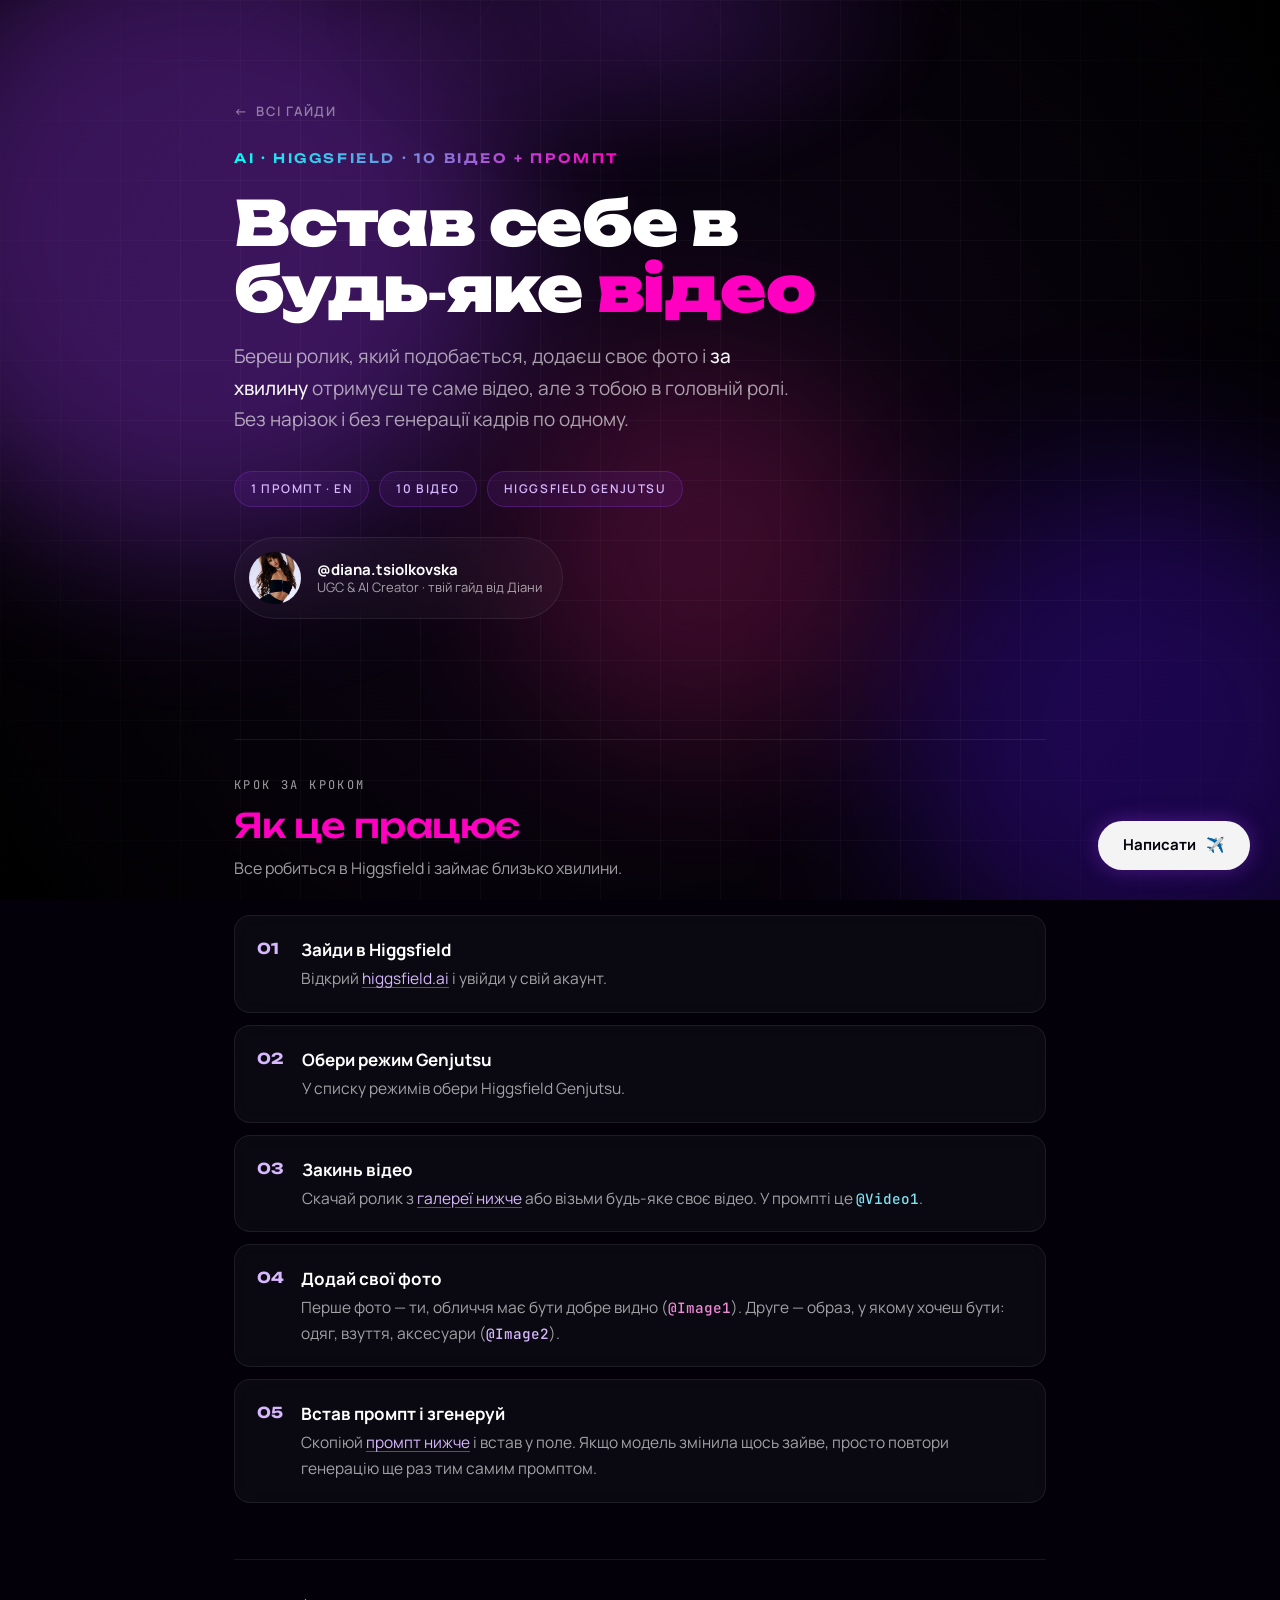
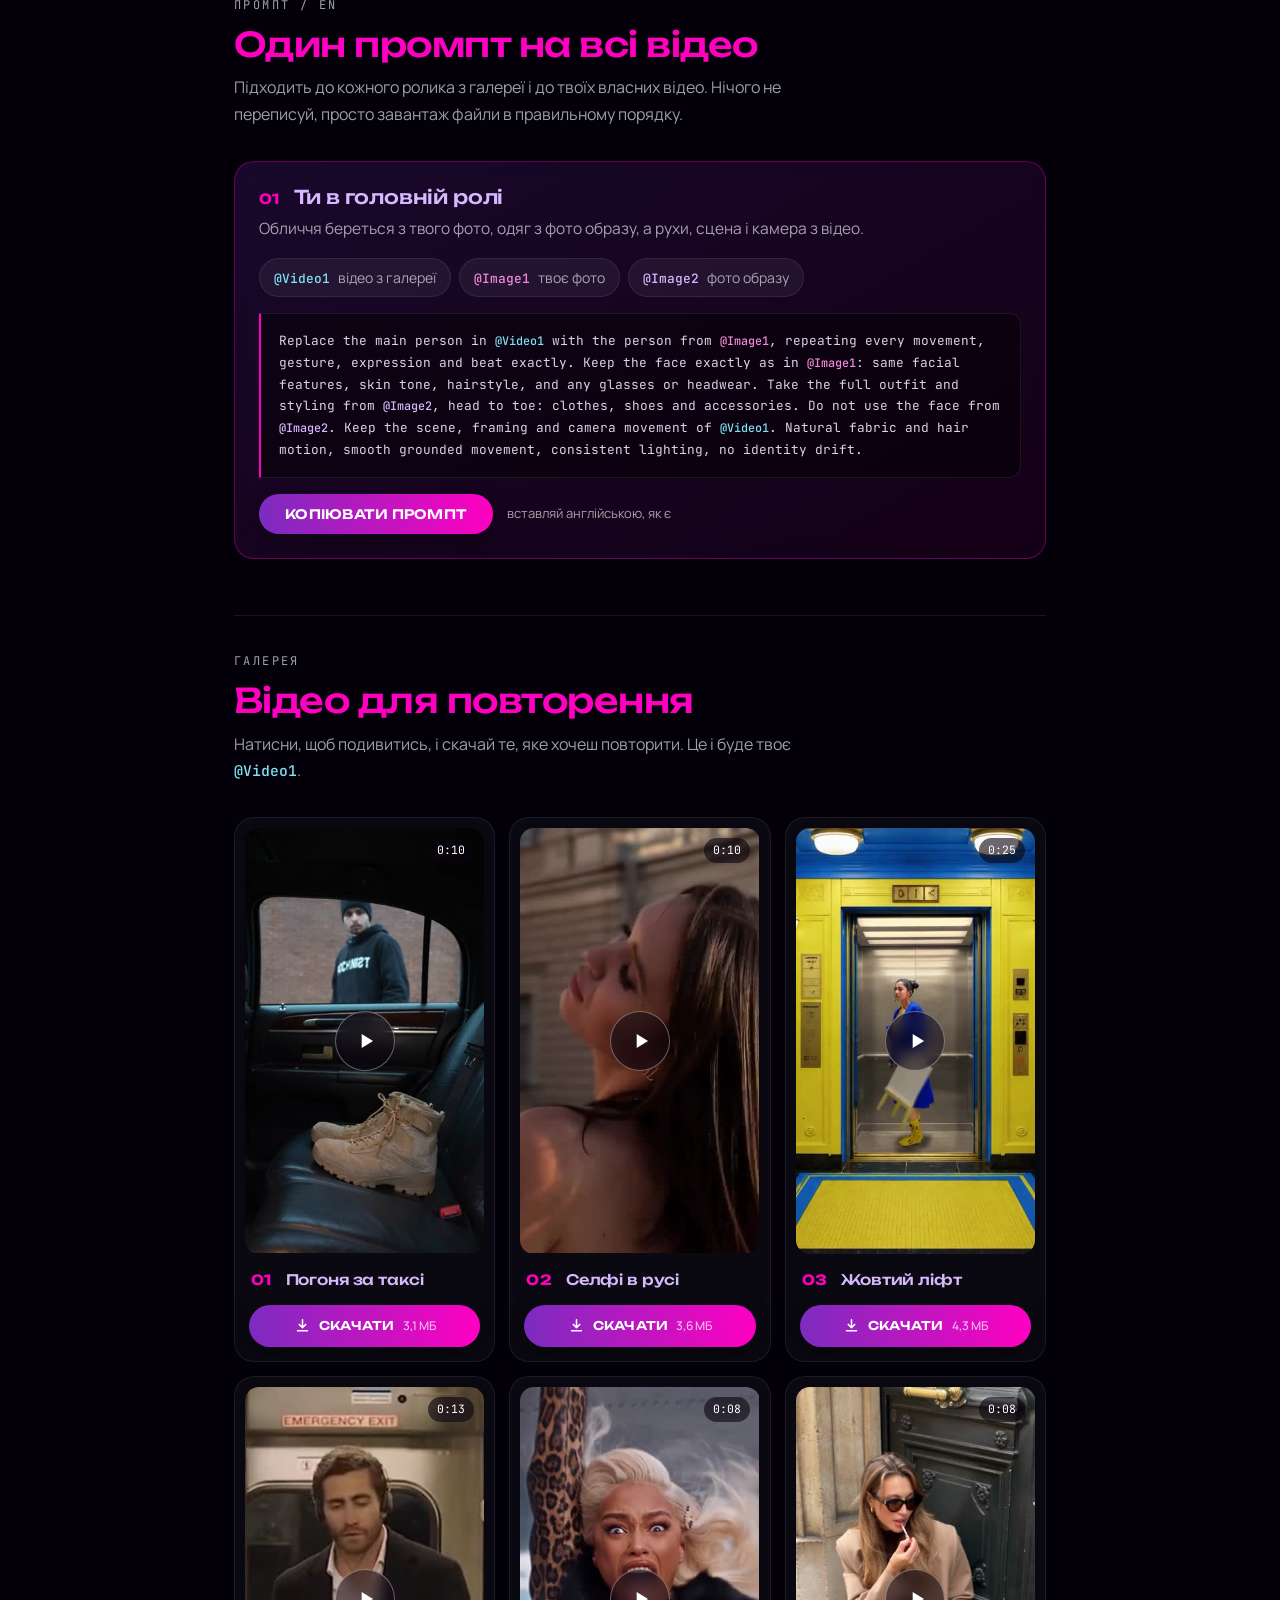
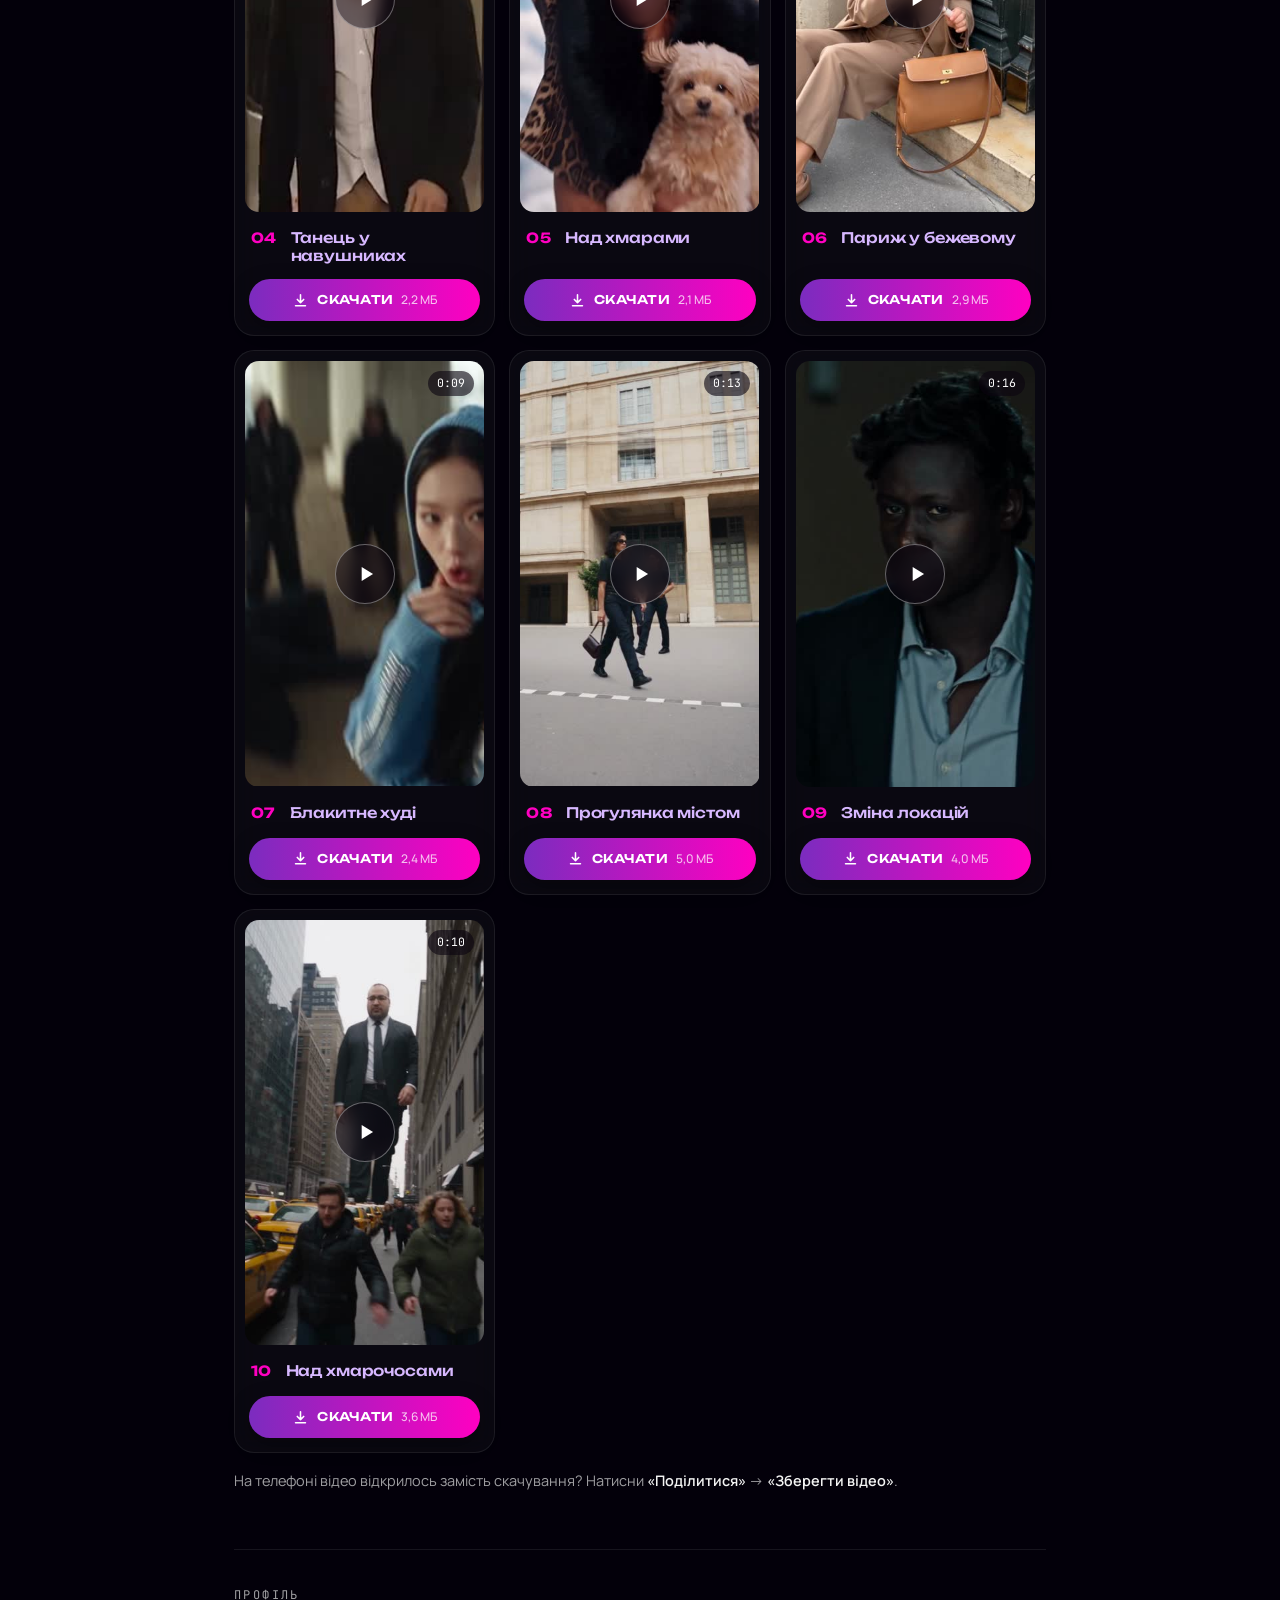
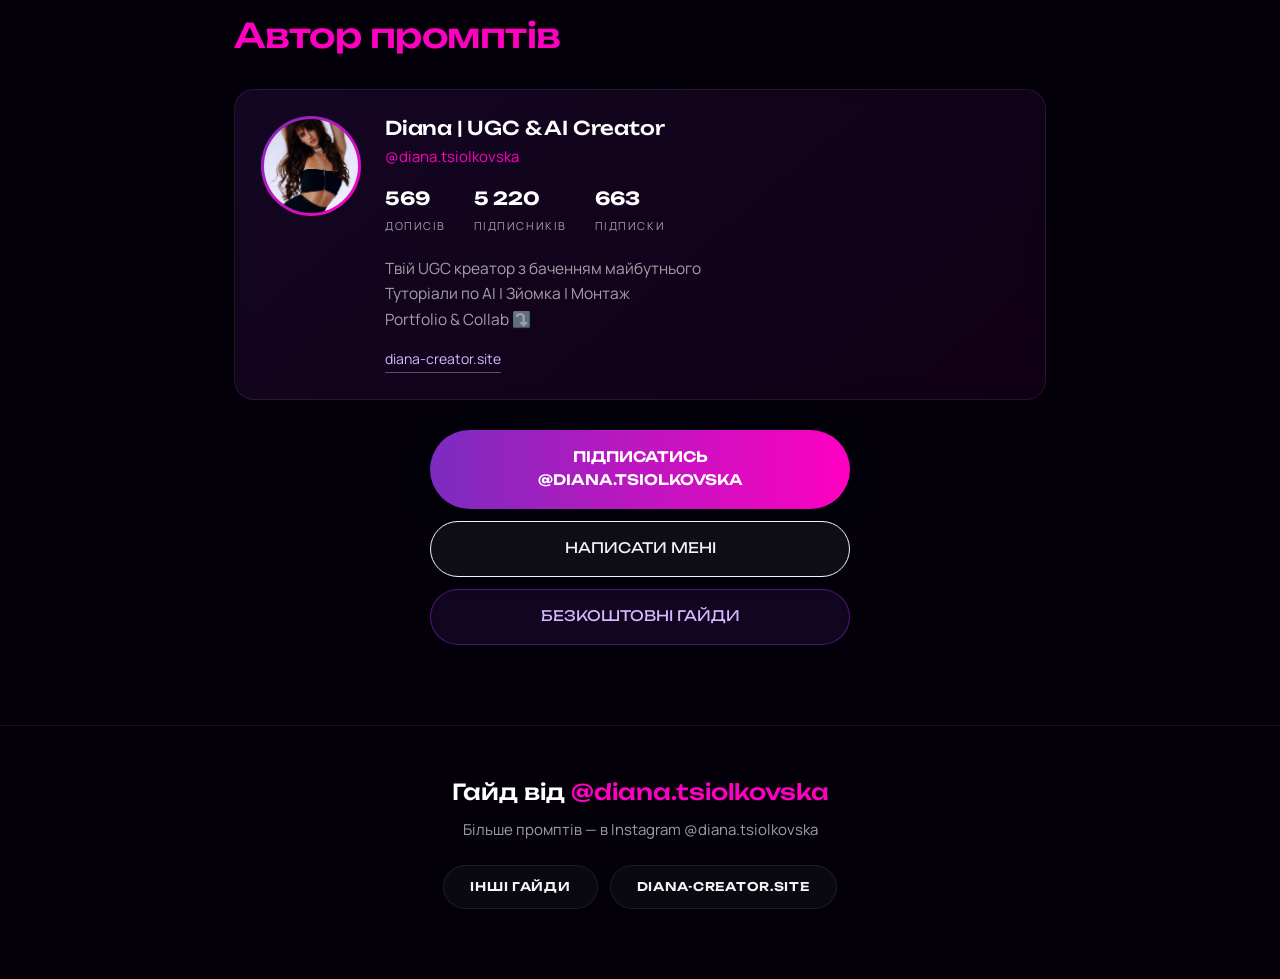
<file: guides/insert-yourself/index.html>
<!DOCTYPE html>
<html lang="uk">
<head>
<meta charset="UTF-8">
<meta name="viewport" content="width=device-width, initial-scale=1, viewport-fit=cover">
<title>Встав себе в будь-яке відео: промпт для Genjutsu | Diana Tsiolkovska</title>
<meta name="description" content="Один промпт для Higgsfield Genjutsu і 10 готових відео: береш ролик, додаєш своє фото — і за хвилину ти в головній ролі.">
<link rel="canonical" href="https://diana-creator.site/guides/insert-yourself/">
<meta name="theme-color" content="#03000a">

<meta property="og:type" content="article">
<meta property="og:url" content="https://diana-creator.site/guides/insert-yourself/">
<meta property="og:title" content="Встав себе в будь-яке відео">
<meta property="og:description" content="Один промпт для Higgsfield Genjutsu і 10 готових відео, щоб повторити: ти в головній ролі за хвилину.">
<meta property="og:image" content="https://diana-creator.site/assets/me.png">
<meta property="og:locale" content="uk_UA">
<meta property="og:site_name" content="Diana Tsiolkovska">

<meta name="twitter:card" content="summary_large_image">
<meta name="twitter:title" content="Встав себе в будь-яке відео">
<meta name="twitter:description" content="Один промпт для Higgsfield Genjutsu і 10 готових відео, щоб повторити: ти в головній ролі за хвилину.">
<meta name="twitter:image" content="https://diana-creator.site/assets/me.png">

<link rel="icon" href="../../assets/favicon.ico" type="image/x-icon">
<link rel="icon" href="../../assets/me.png" type="image/png" sizes="32x32">
<link rel="apple-touch-icon" href="../../assets/me.png">

<link rel="preconnect" href="https://fonts.googleapis.com">
<link rel="preconnect" href="https://fonts.gstatic.com" crossorigin>
<link href="https://fonts.googleapis.com/css2?family=Unbounded:wght@300;500;700;900&family=Manrope:wght@400;500;700&family=JetBrains+Mono:wght@400;500&display=swap" rel="stylesheet">

<!-- Relative path so the page also renders when opened straight from disk -->
<link rel="stylesheet" href="../../src/css/guide.css">

<script type="application/ld+json">
{
  "@context": "https://schema.org",
  "@type": "Article",
  "headline": "Встав себе в будь-яке відео: промпт для Higgsfield Genjutsu",
  "description": "Один готовий промпт англійською для Higgsfield Genjutsu і 10 відео для повторення: береш ролик, додаєш своє фото й фото образу — і за хвилину ти в головній ролі.",
  "url": "https://diana-creator.site/guides/insert-yourself/",
  "inLanguage": "uk",
  "image": "https://diana-creator.site/assets/me.png",
  "author": {
    "@type": "Person",
    "name": "Diana Tsiolkovska",
    "jobTitle": "UGC & AI Creator",
    "url": "https://diana-creator.site/"
  },
  "publisher": {
    "@type": "Person",
    "name": "Diana Tsiolkovska",
    "url": "https://diana-creator.site/"
  },
  "isPartOf": {
    "@type": "CollectionPage",
    "name": "Безкоштовні AI-гайди",
    "url": "https://diana-creator.site/guides/"
  }
}
</script>
</head>
<body>

<div class="global-background">
  <div class="gradient-orb orb-1"></div>
  <div class="gradient-orb orb-2"></div>
  <div class="gradient-orb orb-3"></div>
  <div class="grid-overlay"></div>
</div>

<a href="https://ig.me/m/diana.tsiolkovska"
   target="_blank" rel="noopener noreferrer"
   class="floating-cta"
   aria-label="Написати в Instagram Direct">
  <span>Написати</span>
  <span aria-hidden="true">✈️</span>
</a>

<header class="hero">
  <div class="ceiling"><div class="ceiling__glow"></div><div class="ceiling__grid"></div></div>
  <div class="wrap hero__inner">
    <a class="backlink" href="../"><span aria-hidden="true">←</span> Всі гайди</a>
    <p class="eyebrow">AI · Higgsfield · 10 відео + промпт</p>
    <h1>Встав себе в будь&#8209;яке <span class="accent">відео</span></h1>
    <p class="lede">
      Береш ролик, який подобається, додаєш своє фото і <strong>за хвилину</strong> отримуєш те саме відео,
      але з тобою в головній ролі. Без нарізок і без генерації кадрів по одному.
    </p>
    <ul class="chips">
      <li>1 промпт · EN</li>
      <li>10 відео</li>
      <li>Higgsfield Genjutsu</li>
    </ul>

    <div class="author">
      <img src="../../assets/me.png" alt="Diana Tsiolkovska" width="52" height="52" loading="lazy">
      <div>
        <div class="author__name">@diana.tsiolkovska</div>
        <div class="author__role">UGC &amp; AI Creator · твій гайд від Діани</div>
      </div>
    </div>
  </div>
</header>

<main class="wrap">

  <section>
    <div class="sect-head">
      <span class="sect-num">Крок за кроком</span>
      <h2>Як це працює</h2>
      <p class="sect-sub">Все робиться в Higgsfield і займає близько хвилини.</p>
    </div>

    <div class="steps">
      <div class="step">
        <span class="step__n">01</span>
        <div>
          <span class="step__t">Зайди в Higgsfield</span>
          <p>Відкрий <a href="https://higgsfield.ai" target="_blank" rel="noopener noreferrer">higgsfield.ai</a> і увійди у свій акаунт.</p>
        </div>
      </div>
      <div class="step">
        <span class="step__n">02</span>
        <div>
          <span class="step__t">Обери режим Genjutsu</span>
          <p>У списку режимів обери Higgsfield Genjutsu.</p>
        </div>
      </div>
      <div class="step">
        <span class="step__n">03</span>
        <div>
          <span class="step__t">Закинь відео</span>
          <p>Скачай ролик з <a href="#videos">галереї нижче</a> або візьми будь-яке своє відео. У промпті це <span class="tok tok--v">@Video1</span>.</p>
        </div>
      </div>
      <div class="step">
        <span class="step__n">04</span>
        <div>
          <span class="step__t">Додай свої фото</span>
          <p>Перше фото — ти, обличчя має бути добре видно (<span class="tok tok--i1">@Image1</span>). Друге — образ, у якому хочеш бути: одяг, взуття, аксесуари (<span class="tok tok--i2">@Image2</span>).</p>
        </div>
      </div>
      <div class="step">
        <span class="step__n">05</span>
        <div>
          <span class="step__t">Встав промпт і згенеруй</span>
          <p>Скопіюй <a href="#prompt">промпт нижче</a> і встав у поле. Якщо модель змінила щось зайве, просто повтори генерацію ще раз тим самим промптом.</p>
        </div>
      </div>
    </div>
  </section>

  <section id="prompt">
    <div class="sect-head">
      <span class="sect-num">Промпт / EN</span>
      <h2>Один промпт на всі відео</h2>
      <p class="sect-sub">Підходить до кожного ролика з галереї і до твоїх власних відео. Нічого не переписуй, просто завантаж файли в правильному порядку.</p>
    </div>

    <div class="cards">
      <article class="card card--feature">
        <div class="card__top"><span class="card__n">01</span><h3>Ти в головній ролі</h3></div>
        <p class="card__desc">Обличчя береться з твого фото, одяг з фото образу, а рухи, сцена і камера з відео.</p>
        <ul class="tok-legend" aria-label="Що куди завантажити">
          <li><span class="tok tok--v">@Video1</span>відео з галереї</li>
          <li><span class="tok tok--i1">@Image1</span>твоє фото</li>
          <li><span class="tok tok--i2">@Image2</span>фото образу</li>
        </ul>
<pre class="design">Replace the main person in <span class="tok tok--v">@Video1</span> with the person from <span class="tok tok--i1">@Image1</span>, repeating every movement, gesture, expression and beat exactly. Keep the face exactly as in <span class="tok tok--i1">@Image1</span>: same facial features, skin tone, hairstyle, and any glasses or headwear. Take the full outfit and styling from <span class="tok tok--i2">@Image2</span>, head to toe: clothes, shoes and accessories. Do not use the face from <span class="tok tok--i2">@Image2</span>. Keep the scene, framing and camera movement of <span class="tok tok--v">@Video1</span>. Natural fabric and hair motion, smooth grounded movement, consistent lighting, no identity drift.</pre>
        <div class="card__foot">
          <button class="copy" type="button">Копіювати промпт</button>
          <span class="hint">вставляй англійською, як є</span>
        </div>
      </article>
    </div>
  </section>

  <section id="videos">
    <div class="sect-head">
      <span class="sect-num">Галерея</span>
      <h2>Відео для повторення</h2>
      <p class="sect-sub">Натисни, щоб подивитись, і скачай те, яке хочеш повторити. Це і буде твоє <span class="tok tok--v">@Video1</span>.</p>
    </div>

    <div class="warn inapp-note" hidden>
      <b>Браузер Instagram не дає скачувати файли.</b> Натисни три крапки в правому верхньому куті →
      «Відкрити в браузері», і кнопки «Скачати» запрацюють.
    </div>

    <div class="gallery">
      <article class="vcard">
        <div class="media">
          <video preload="none" playsinline poster="videos/video-01.jpg" src="videos/video-01.mp4" aria-label="Відео 01: Погоня за таксі"></video>
          <button class="play" type="button" aria-label="Переглянути відео 01">
              <svg viewBox="0 0 24 24" aria-hidden="true"><path d="M8 5.5v13l10.5-6.5z"/></svg>
            </button>
          <span class="dur">0:10</span>
        </div>
        <div class="card__top"><span class="card__n">01</span><h3>Погоня за таксі</h3></div>
        <a class="copy vcard__dl" href="videos/video-01.mp4" download="video-01.mp4">
          <svg viewBox="0 0 24 24" aria-hidden="true"><path d="M12 4v11m0 0-4.5-4.5M12 15l4.5-4.5M5 19.5h14"/></svg>
          <span class="vcard__label">Скачати</span> <span class="vcard__size">3,1 МБ</span>
        </a>
      </article>
      <article class="vcard">
        <div class="media">
          <video preload="none" playsinline poster="videos/video-02.jpg" src="videos/video-02.mp4" aria-label="Відео 02: Селфі в русі"></video>
          <button class="play" type="button" aria-label="Переглянути відео 02">
              <svg viewBox="0 0 24 24" aria-hidden="true"><path d="M8 5.5v13l10.5-6.5z"/></svg>
            </button>
          <span class="dur">0:10</span>
        </div>
        <div class="card__top"><span class="card__n">02</span><h3>Селфі в русі</h3></div>
        <a class="copy vcard__dl" href="videos/video-02.mp4" download="video-02.mp4">
          <svg viewBox="0 0 24 24" aria-hidden="true"><path d="M12 4v11m0 0-4.5-4.5M12 15l4.5-4.5M5 19.5h14"/></svg>
          <span class="vcard__label">Скачати</span> <span class="vcard__size">3,6 МБ</span>
        </a>
      </article>
      <article class="vcard">
        <div class="media">
          <video preload="none" playsinline poster="videos/video-03.jpg" src="videos/video-03.mp4" aria-label="Відео 03: Жовтий ліфт"></video>
          <button class="play" type="button" aria-label="Переглянути відео 03">
              <svg viewBox="0 0 24 24" aria-hidden="true"><path d="M8 5.5v13l10.5-6.5z"/></svg>
            </button>
          <span class="dur">0:25</span>
        </div>
        <div class="card__top"><span class="card__n">03</span><h3>Жовтий ліфт</h3></div>
        <a class="copy vcard__dl" href="videos/video-03.mp4" download="video-03.mp4">
          <svg viewBox="0 0 24 24" aria-hidden="true"><path d="M12 4v11m0 0-4.5-4.5M12 15l4.5-4.5M5 19.5h14"/></svg>
          <span class="vcard__label">Скачати</span> <span class="vcard__size">4,3 МБ</span>
        </a>
      </article>
      <article class="vcard">
        <div class="media">
          <video preload="none" playsinline poster="videos/video-04.jpg" src="videos/video-04.mp4" aria-label="Відео 04: Танець у навушниках"></video>
          <button class="play" type="button" aria-label="Переглянути відео 04">
              <svg viewBox="0 0 24 24" aria-hidden="true"><path d="M8 5.5v13l10.5-6.5z"/></svg>
            </button>
          <span class="dur">0:13</span>
        </div>
        <div class="card__top"><span class="card__n">04</span><h3>Танець у навушниках</h3></div>
        <a class="copy vcard__dl" href="videos/video-04.mp4" download="video-04.mp4">
          <svg viewBox="0 0 24 24" aria-hidden="true"><path d="M12 4v11m0 0-4.5-4.5M12 15l4.5-4.5M5 19.5h14"/></svg>
          <span class="vcard__label">Скачати</span> <span class="vcard__size">2,2 МБ</span>
        </a>
      </article>
      <article class="vcard">
        <div class="media">
          <video preload="none" playsinline poster="videos/video-05.jpg" src="videos/video-05.mp4" aria-label="Відео 05: Над хмарами"></video>
          <button class="play" type="button" aria-label="Переглянути відео 05">
              <svg viewBox="0 0 24 24" aria-hidden="true"><path d="M8 5.5v13l10.5-6.5z"/></svg>
            </button>
          <span class="dur">0:08</span>
        </div>
        <div class="card__top"><span class="card__n">05</span><h3>Над хмарами</h3></div>
        <a class="copy vcard__dl" href="videos/video-05.mp4" download="video-05.mp4">
          <svg viewBox="0 0 24 24" aria-hidden="true"><path d="M12 4v11m0 0-4.5-4.5M12 15l4.5-4.5M5 19.5h14"/></svg>
          <span class="vcard__label">Скачати</span> <span class="vcard__size">2,1 МБ</span>
        </a>
      </article>
      <article class="vcard">
        <div class="media">
          <video preload="none" playsinline poster="videos/video-06.jpg" src="videos/video-06.mp4" aria-label="Відео 06: Париж у бежевому"></video>
          <button class="play" type="button" aria-label="Переглянути відео 06">
              <svg viewBox="0 0 24 24" aria-hidden="true"><path d="M8 5.5v13l10.5-6.5z"/></svg>
            </button>
          <span class="dur">0:08</span>
        </div>
        <div class="card__top"><span class="card__n">06</span><h3>Париж у бежевому</h3></div>
        <a class="copy vcard__dl" href="videos/video-06.mp4" download="video-06.mp4">
          <svg viewBox="0 0 24 24" aria-hidden="true"><path d="M12 4v11m0 0-4.5-4.5M12 15l4.5-4.5M5 19.5h14"/></svg>
          <span class="vcard__label">Скачати</span> <span class="vcard__size">2,9 МБ</span>
        </a>
      </article>
      <article class="vcard">
        <div class="media">
          <video preload="none" playsinline poster="videos/video-07.jpg" src="videos/video-07.mp4" aria-label="Відео 07: Блакитне худі"></video>
          <button class="play" type="button" aria-label="Переглянути відео 07">
              <svg viewBox="0 0 24 24" aria-hidden="true"><path d="M8 5.5v13l10.5-6.5z"/></svg>
            </button>
          <span class="dur">0:09</span>
        </div>
        <div class="card__top"><span class="card__n">07</span><h3>Блакитне худі</h3></div>
        <a class="copy vcard__dl" href="videos/video-07.mp4" download="video-07.mp4">
          <svg viewBox="0 0 24 24" aria-hidden="true"><path d="M12 4v11m0 0-4.5-4.5M12 15l4.5-4.5M5 19.5h14"/></svg>
          <span class="vcard__label">Скачати</span> <span class="vcard__size">2,4 МБ</span>
        </a>
      </article>
      <article class="vcard">
        <div class="media">
          <video preload="none" playsinline poster="videos/video-08.jpg" src="videos/video-08.mp4" aria-label="Відео 08: Прогулянка містом"></video>
          <button class="play" type="button" aria-label="Переглянути відео 08">
              <svg viewBox="0 0 24 24" aria-hidden="true"><path d="M8 5.5v13l10.5-6.5z"/></svg>
            </button>
          <span class="dur">0:13</span>
        </div>
        <div class="card__top"><span class="card__n">08</span><h3>Прогулянка містом</h3></div>
        <a class="copy vcard__dl" href="videos/video-08.mp4" download="video-08.mp4">
          <svg viewBox="0 0 24 24" aria-hidden="true"><path d="M12 4v11m0 0-4.5-4.5M12 15l4.5-4.5M5 19.5h14"/></svg>
          <span class="vcard__label">Скачати</span> <span class="vcard__size">5,0 МБ</span>
        </a>
      </article>
      <article class="vcard">
        <div class="media">
          <video preload="none" playsinline poster="videos/video-09.jpg" src="videos/video-09.mp4" aria-label="Відео 09: Зміна локацій"></video>
          <button class="play" type="button" aria-label="Переглянути відео 09">
              <svg viewBox="0 0 24 24" aria-hidden="true"><path d="M8 5.5v13l10.5-6.5z"/></svg>
            </button>
          <span class="dur">0:16</span>
        </div>
        <div class="card__top"><span class="card__n">09</span><h3>Зміна локацій</h3></div>
        <a class="copy vcard__dl" href="videos/video-09.mp4" download="video-09.mp4">
          <svg viewBox="0 0 24 24" aria-hidden="true"><path d="M12 4v11m0 0-4.5-4.5M12 15l4.5-4.5M5 19.5h14"/></svg>
          <span class="vcard__label">Скачати</span> <span class="vcard__size">4,0 МБ</span>
        </a>
      </article>
      <article class="vcard">
        <div class="media">
          <video preload="none" playsinline poster="videos/video-10.jpg" src="videos/video-10.mp4" aria-label="Відео 10: Над хмарочосами"></video>
          <button class="play" type="button" aria-label="Переглянути відео 10">
              <svg viewBox="0 0 24 24" aria-hidden="true"><path d="M8 5.5v13l10.5-6.5z"/></svg>
            </button>
          <span class="dur">0:10</span>
        </div>
        <div class="card__top"><span class="card__n">10</span><h3>Над хмарочосами</h3></div>
        <a class="copy vcard__dl" href="videos/video-10.mp4" download="video-10.mp4">
          <svg viewBox="0 0 24 24" aria-hidden="true"><path d="M12 4v11m0 0-4.5-4.5M12 15l4.5-4.5M5 19.5h14"/></svg>
          <span class="vcard__label">Скачати</span> <span class="vcard__size">3,6 МБ</span>
        </a>
      </article>
    </div>

    <p class="note">На телефоні відео відкрилось замість скачування? Натисни <b>«Поділитися»</b> → <b>«Зберегти відео»</b>.</p>
  </section>

  <section>
    <div class="sect-head">
      <span class="sect-num">Профіль</span>
      <h2>Автор промптів</h2>
    </div>

    <div class="profile">
      <div class="profile__avatar">
        <img src="../../assets/me.png" alt="Diana Tsiolkovska" width="100" height="100" loading="lazy">
      </div>
      <div class="profile__body">
        <h3 class="profile__name">Diana | UGC &amp; AI Creator</h3>
        <p class="profile__handle">@diana.tsiolkovska</p>
        <ul class="profile__stats">
          <li><b>569</b><i>дописів</i></li>
          <li><b>5&nbsp;220</b><i>підписників</i></li>
          <li><b>663</b><i>підписки</i></li>
        </ul>
        <p class="profile__bio">
          <span>Твій UGC креатор з баченням майбутнього</span>
          <span>Туторіали по AI | Зйомка | Монтаж</span>
          <span>Portfolio &amp; Collab ⤵️</span>
        </p>
        <a class="profile__link" href="../../">diana-creator.site</a>
      </div>
    </div>

    <div class="cta-stack">
      <a class="btn-cta" href="https://www.instagram.com/diana.tsiolkovska/" target="_blank" rel="noopener noreferrer">Підписатись @diana.tsiolkovska</a>
      <a class="btn-primary" href="https://ig.me/m/diana.tsiolkovska" target="_blank" rel="noopener noreferrer">Написати мені</a>
      <a class="btn-guides" href="../">Безкоштовні гайди</a>
    </div>
  </section>

</main>

<footer>
  <div class="wrap">
    <p class="sign">Гайд від <a href="https://www.instagram.com/diana.tsiolkovska/" target="_blank" rel="noopener noreferrer">@diana.tsiolkovska</a></p>
    <p class="foot-note">Більше промптів — в Instagram @diana.tsiolkovska</p>
    <div class="foot-links">
      <a href="../">Інші гайди</a>
      <a href="../../">diana-creator.site</a>
    </div>
  </div>
</footer>

<script>
(function(){
  function fallback(text, done){
    var ta = document.createElement('textarea');
    ta.value = text;
    ta.setAttribute('readonly','');
    ta.style.cssText = 'position:absolute;left:-9999px;top:0';
    document.body.appendChild(ta);
    ta.select(); ta.setSelectionRange(0, ta.value.length);
    try{ document.execCommand('copy'); done(); }catch(e){}
    document.body.removeChild(ta);
  }
  function copyText(text, btn){
    var done = function(){
      btn.dataset.label = btn.dataset.label || btn.textContent;
      btn.textContent = 'Скопійовано ✓';
      btn.classList.add('done');
      clearTimeout(btn._t);
      btn._t = setTimeout(function(){ btn.textContent = btn.dataset.label; btn.classList.remove('done'); }, 1800);
    };
    if(navigator.clipboard && window.isSecureContext){
      navigator.clipboard.writeText(text).then(done, function(){ fallback(text, done); });
    } else { fallback(text, done); }
  }
  document.querySelectorAll('.card .copy').forEach(function(btn){
    btn.addEventListener('click', function(){
      var pre = btn.closest('.card').querySelector('.design');
      copyText(pre.textContent.trim(), btn);
    });
  });

  // Gallery: tap to play, only one video plays at a time
  var all = [].slice.call(document.querySelectorAll('.media video'));
  function pauseOthers(v){ all.forEach(function(o){ if (o !== v && !o.paused) o.pause(); }); }
  document.querySelectorAll('.media').forEach(function(m){
    var v = m.querySelector('video');
    m.querySelector('.play').addEventListener('click', function(){
      pauseOthers(v);
      m.classList.add('on'); v.controls = true;
      var p = v.play(); if (p && p.catch) p.catch(function(){});
    });
    v.addEventListener('play', function(){ pauseOthers(v); });
  });

  // Download on phones. GitHub Pages can't send "Content-Disposition: attachment",
  // so mobile browsers often ignore <a download> and just open the player.
  // Where files can be shared, hand the video to the share sheet instead —
  // on iPhone that's "Save Video" straight to Photos. Desktop keeps the plain download.
  if (/Instagram|FBAN|FBAV|TikTok|musical_ly|Line\//i.test(navigator.userAgent)) {
    document.querySelector('.inapp-note').hidden = false;
  }
  var canShareFiles = false;
  try {
    canShareFiles = !!(navigator.canShare && window.matchMedia('(pointer: coarse)').matches &&
      navigator.canShare({ files: [new File([''], 'x.mp4', { type: 'video/mp4' })] }));
  } catch (e) {}
  if (!canShareFiles) return;

  var files = {};
  document.querySelectorAll('.vcard__dl').forEach(function(a){
    var label = a.querySelector('.vcard__label');
    var url = a.getAttribute('href');
    function set(text, busy){ label.textContent = text; a.classList.toggle('is-busy', !!busy); }
    function share(file){
      return navigator.share({ files: [file] }).then(function(){ set('Скачати'); }, function(err){
        // Safari drops the tap "permission" if the fetch took too long — the file is cached now, so ask for one more tap
        if (err && err.name === 'NotAllowedError') set('Зберегти');
        else set('Скачати');
      });
    }
    a.addEventListener('click', function(e){
      e.preventDefault();
      if (a.classList.contains('is-busy')) return;
      if (files[url]) { share(files[url]); return; }
      set('Готую…', true);
      fetch(url).then(function(r){ if (!r.ok) throw new Error(r.status); return r.blob(); })
        .then(function(blob){
          files[url] = new File([blob], a.getAttribute('download'), { type: 'video/mp4' });
          set('Скачати');
          return share(files[url]);
        })
        .catch(function(){ set('Скачати'); window.location.href = url; });
    });
  });
})();
</script>
</body>
</html>
</file>
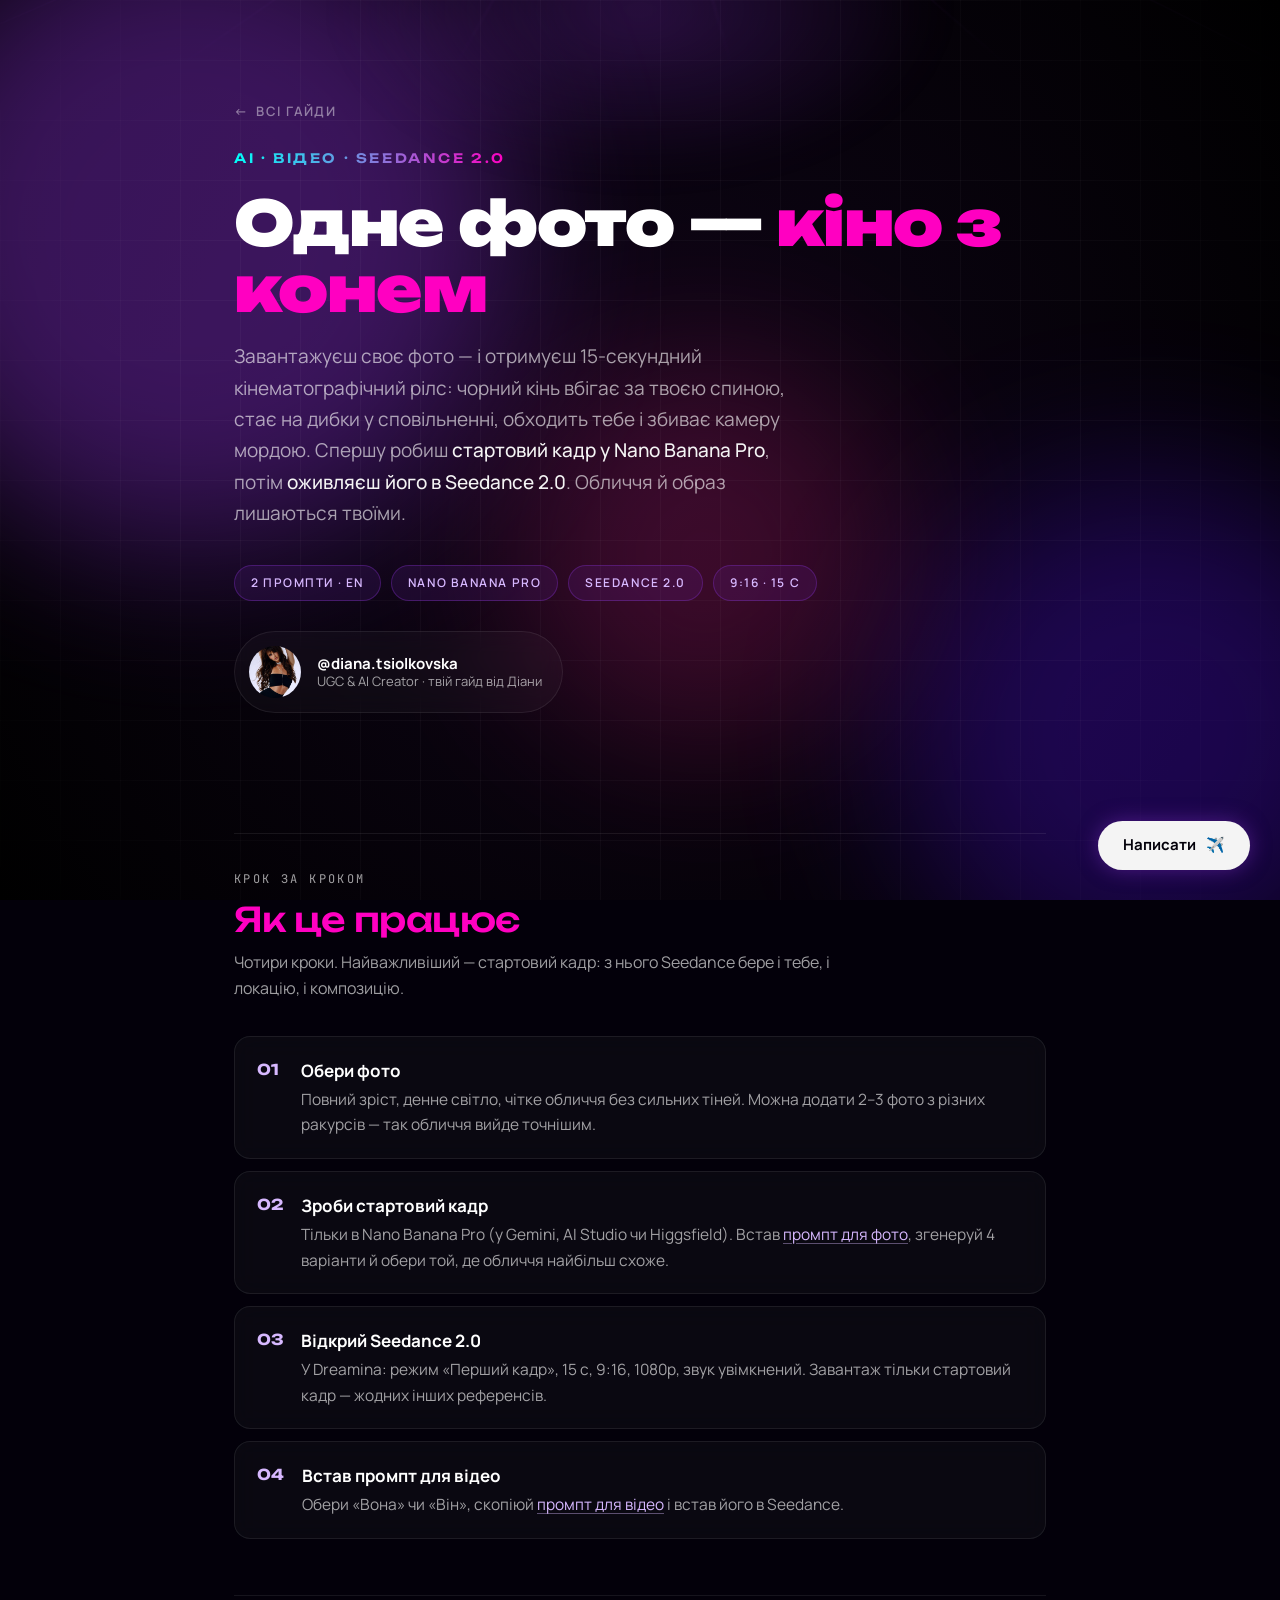
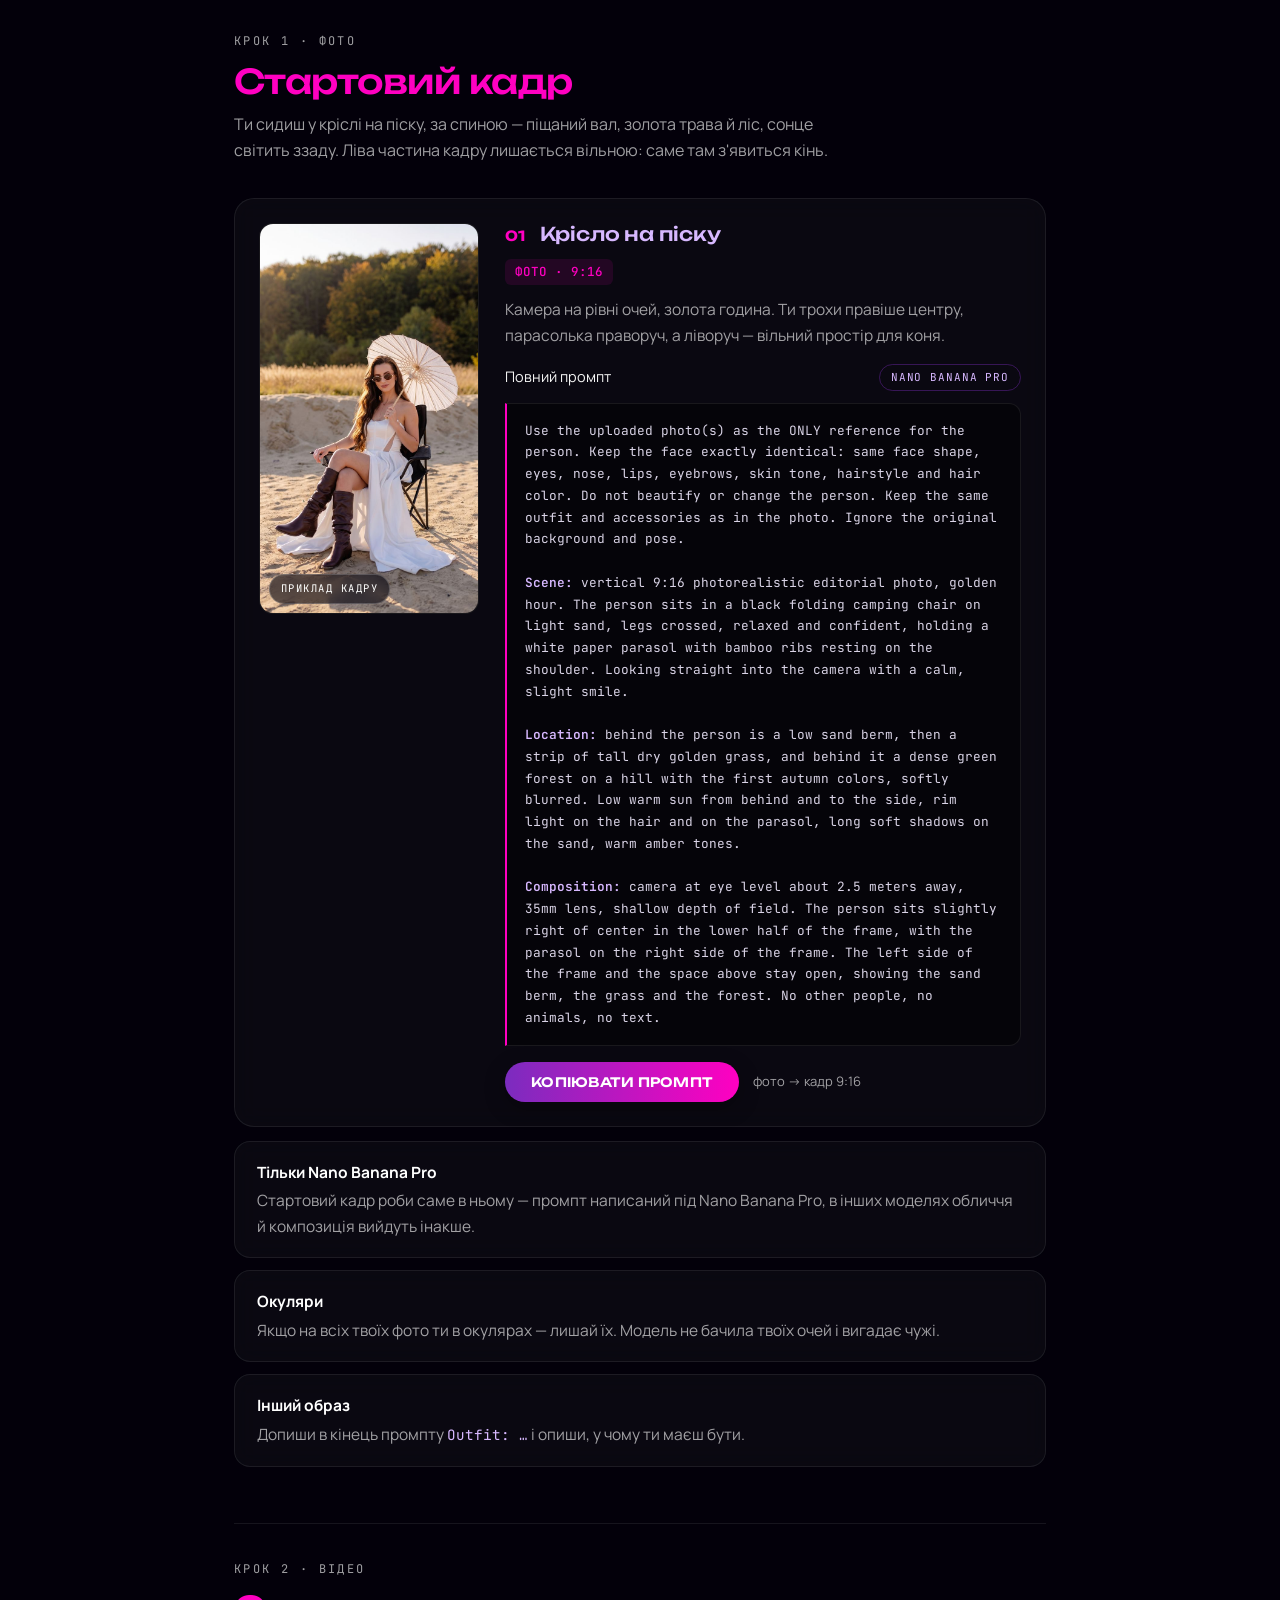
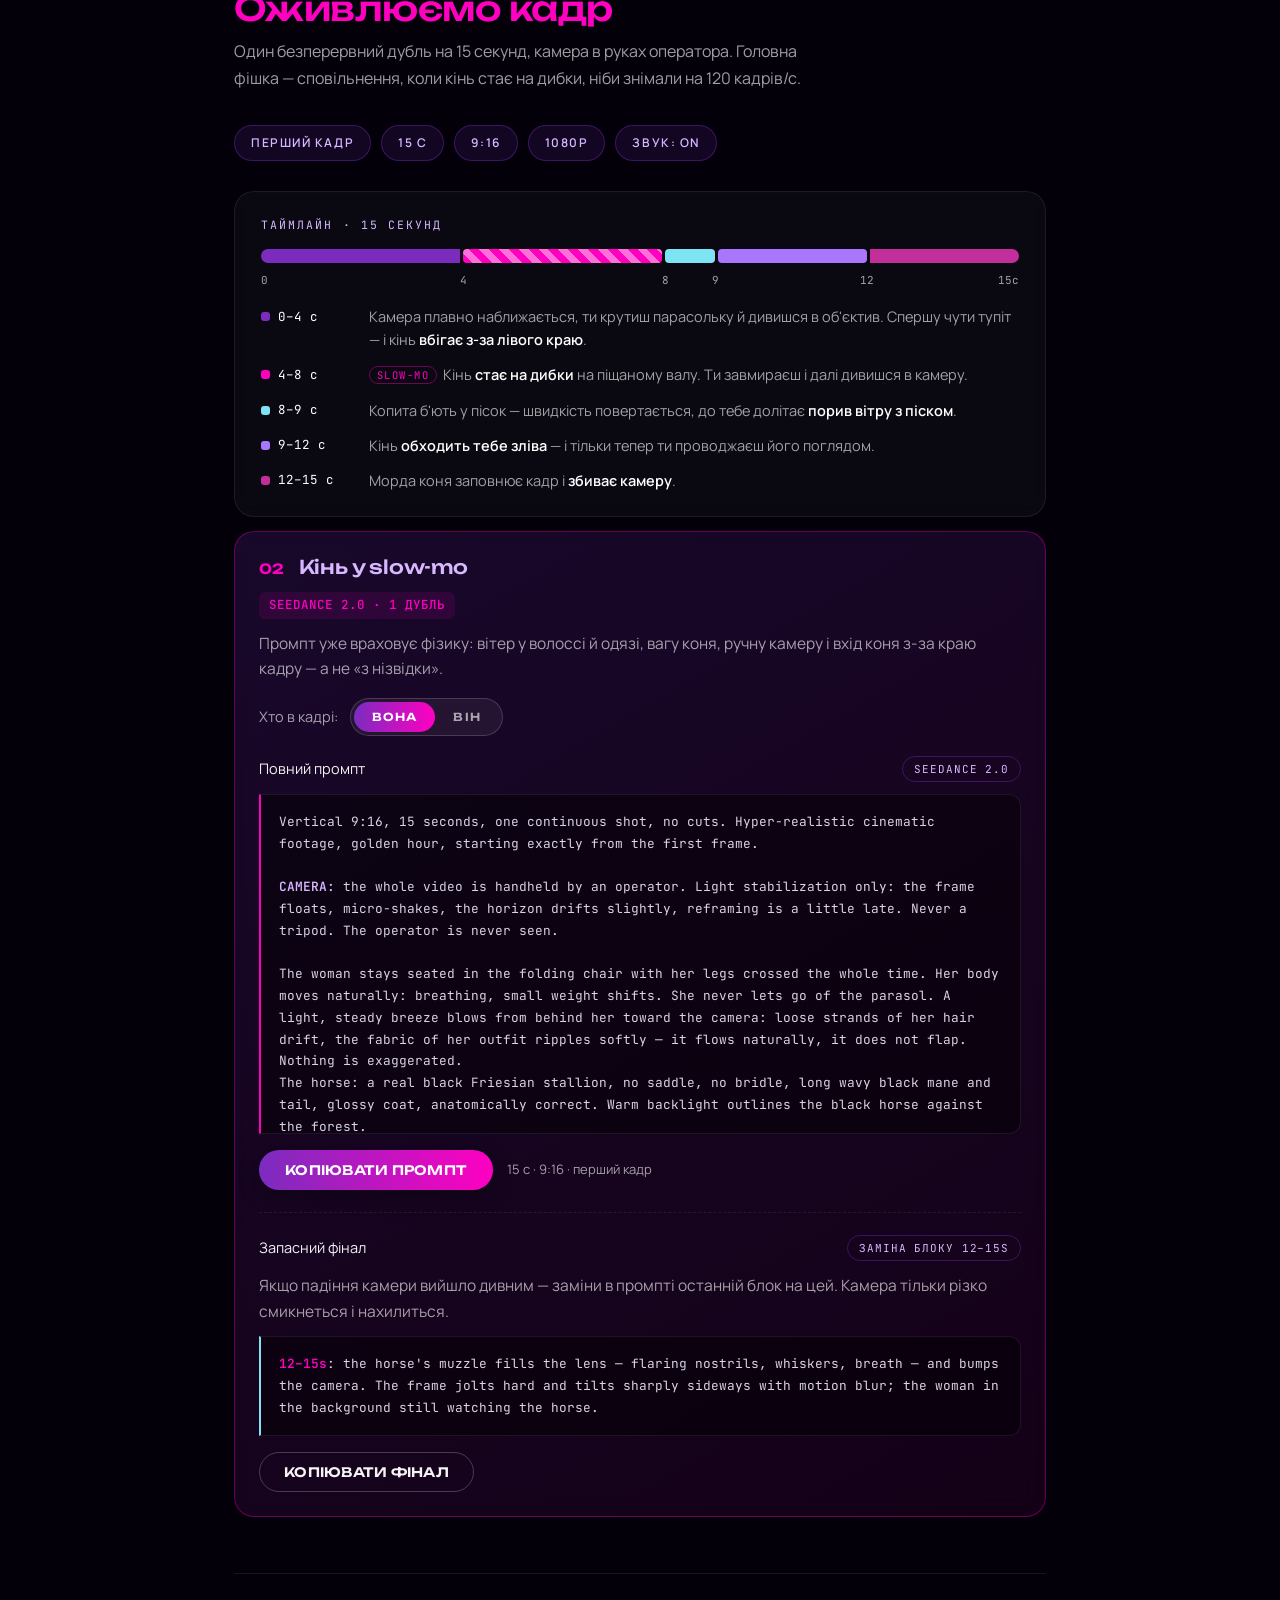
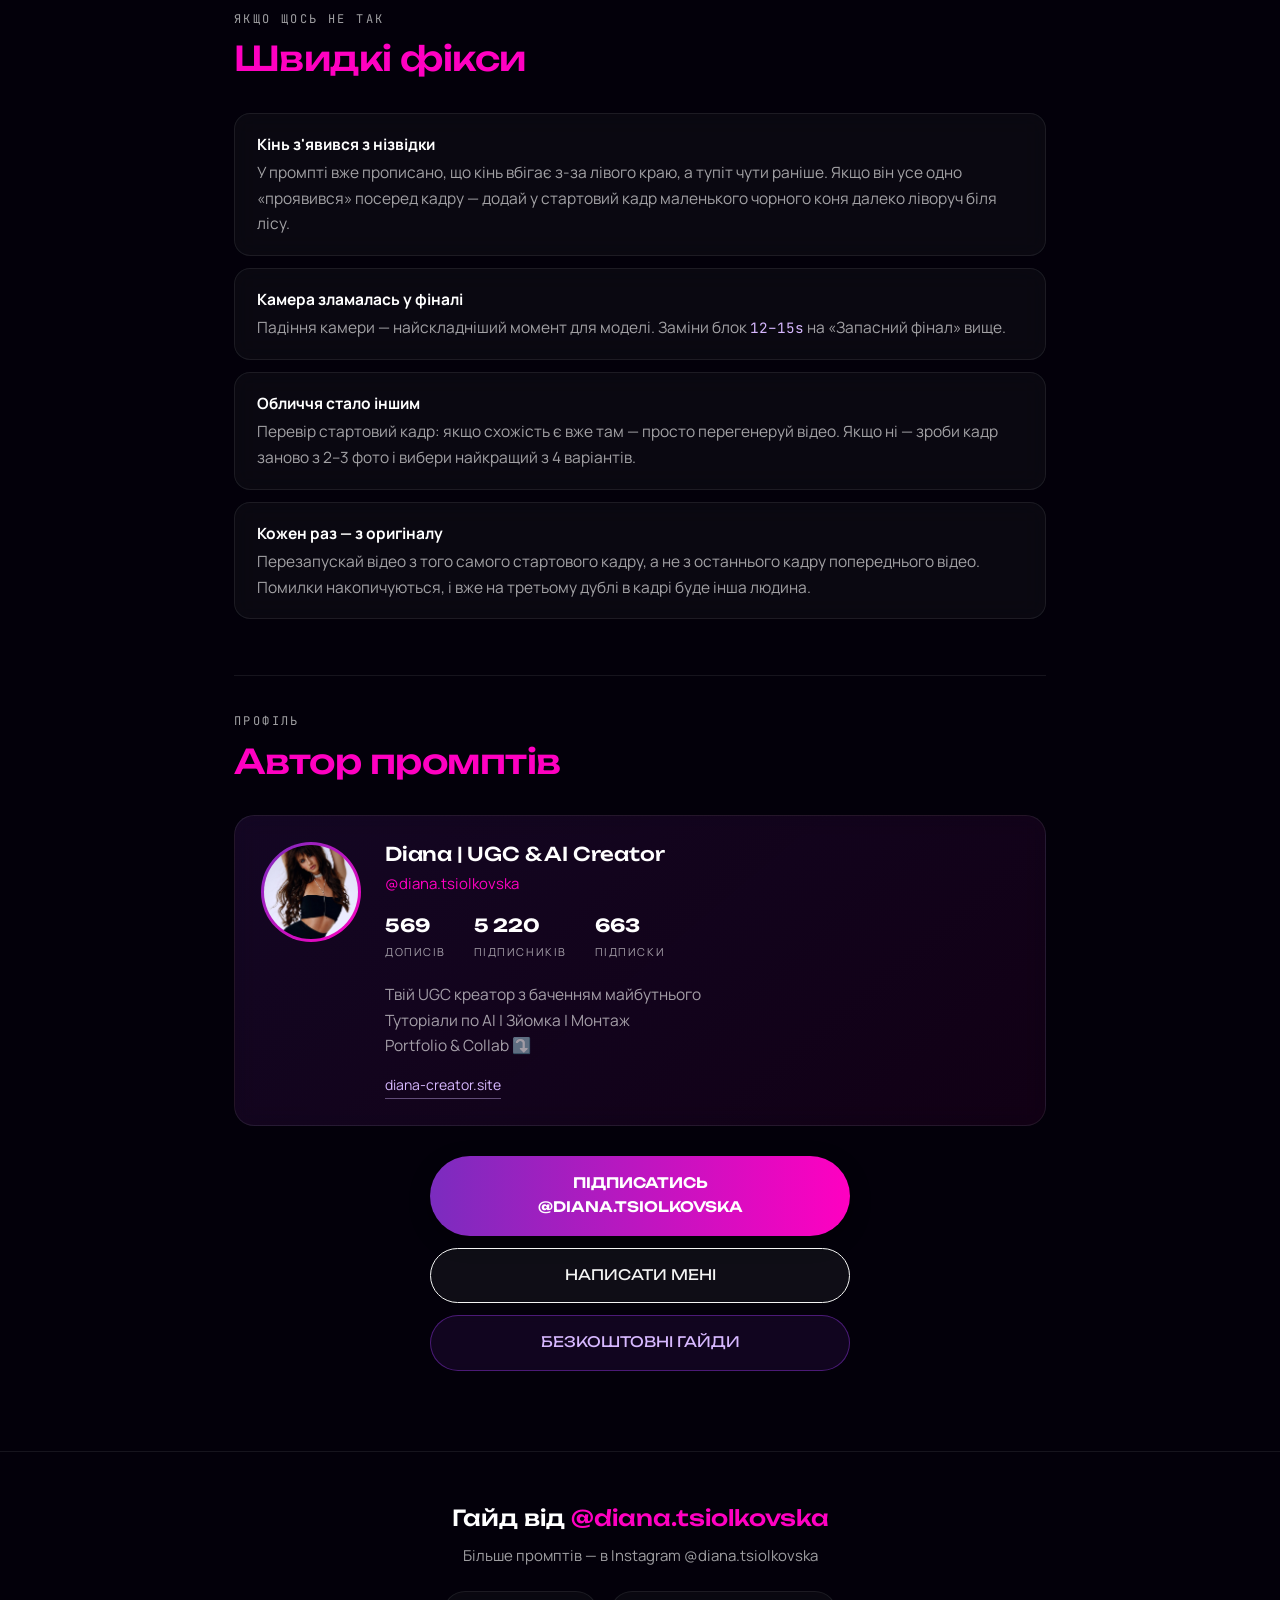
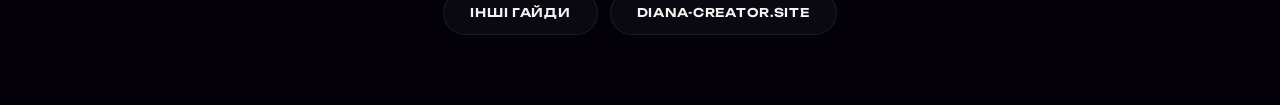
<file: guides/kino-z-konem/index.html>
<!DOCTYPE html>
<html lang="uk">
<head>
<meta charset="UTF-8">
<meta name="viewport" content="width=device-width, initial-scale=1, viewport-fit=cover">
<title>Одне фото — кіно з конем: промпти для Nano Banana Pro і Seedance 2.0 | Diana Tsiolkovska</title>
<meta name="description" content="Стартовий кадр у Nano Banana Pro і 15-секундне кінематографічне відео з конем у Seedance 2.0. Два готові промпти англійською, таймлайн і швидкі фікси.">
<link rel="canonical" href="https://diana-creator.site/guides/kino-z-konem/">
<meta name="theme-color" content="#03000a">

<meta property="og:type" content="article">
<meta property="og:url" content="https://diana-creator.site/guides/kino-z-konem/">
<meta property="og:title" content="Одне фото — кіно з конем">
<meta property="og:description" content="Твоє фото → 15-секундний рілс: чорний кінь стає на дибки у сповільненні й збиває камеру. Два промпти для Nano Banana Pro і Seedance 2.0.">
<meta property="og:image" content="https://diana-creator.site/guides/kino-z-konem/images/start-frame.jpg">
<meta property="og:locale" content="uk_UA">
<meta property="og:site_name" content="Diana Tsiolkovska">

<meta name="twitter:card" content="summary_large_image">
<meta name="twitter:title" content="Одне фото — кіно з конем">
<meta name="twitter:description" content="Твоє фото → 15-секундний рілс: чорний кінь стає на дибки у сповільненні й збиває камеру. Два промпти для Nano Banana Pro і Seedance 2.0.">
<meta name="twitter:image" content="https://diana-creator.site/guides/kino-z-konem/images/start-frame.jpg">

<link rel="icon" href="../../assets/favicon.ico" type="image/x-icon">
<link rel="icon" href="../../assets/me.png" type="image/png" sizes="32x32">
<link rel="apple-touch-icon" href="../../assets/me.png">

<link rel="preconnect" href="https://fonts.googleapis.com">
<link rel="preconnect" href="https://fonts.gstatic.com" crossorigin>
<link href="https://fonts.googleapis.com/css2?family=Unbounded:wght@300;500;700;900&family=Manrope:wght@400;500;700&family=JetBrains+Mono:wght@400;500&display=swap" rel="stylesheet">

<!-- Relative path so the page also renders when opened straight from disk -->
<link rel="stylesheet" href="../../src/css/guide.css">

<script type="application/ld+json">
{
  "@context": "https://schema.org",
  "@type": "Article",
  "headline": "Одне фото — кіно з конем: промпти для Nano Banana Pro і Seedance 2.0",
  "description": "Стартовий кадр у Nano Banana Pro і 15-секундне кінематографічне відео з конем у Seedance 2.0: два готові промпти англійською.",
  "url": "https://diana-creator.site/guides/kino-z-konem/",
  "inLanguage": "uk",
  "image": "https://diana-creator.site/guides/kino-z-konem/images/start-frame.jpg",
  "author": {
    "@type": "Person",
    "name": "Diana Tsiolkovska",
    "jobTitle": "UGC & AI Creator",
    "url": "https://diana-creator.site/"
  },
  "publisher": {
    "@type": "Person",
    "name": "Diana Tsiolkovska",
    "url": "https://diana-creator.site/"
  },
  "isPartOf": {
    "@type": "CollectionPage",
    "name": "Безкоштовні AI-гайди",
    "url": "https://diana-creator.site/guides/"
  }
}
</script>
</head>
<body>

<div class="global-background">
  <div class="gradient-orb orb-1"></div>
  <div class="gradient-orb orb-2"></div>
  <div class="gradient-orb orb-3"></div>
  <div class="grid-overlay"></div>
</div>

<a href="https://ig.me/m/diana.tsiolkovska"
   target="_blank" rel="noopener noreferrer"
   class="floating-cta"
   aria-label="Написати в Instagram Direct">
  <span>Написати</span>
  <span aria-hidden="true">✈️</span>
</a>

<header class="hero">
  <div class="ceiling"><div class="ceiling__glow"></div><div class="ceiling__grid"></div></div>
  <div class="wrap hero__inner">
    <a class="backlink" href="../"><span aria-hidden="true">←</span> Всі гайди</a>
    <p class="eyebrow">AI · Відео · Seedance 2.0</p>
    <h1>Одне фото — <span class="accent">кіно з конем</span></h1>
    <p class="lede">
      Завантажуєш своє фото — і отримуєш 15-секундний кінематографічний рілс: чорний кінь вбігає за твоєю спиною,
      стає на дибки у сповільненні, обходить тебе і збиває камеру мордою.
      Спершу робиш <strong>стартовий кадр у Nano Banana Pro</strong>, потім <strong>оживляєш його в Seedance 2.0</strong>.
      Обличчя й образ лишаються твоїми.
    </p>
    <ul class="chips">
      <li>2 промпти · EN</li>
      <li>Nano Banana Pro</li>
      <li>Seedance 2.0</li>
      <li>9:16 · 15 с</li>
    </ul>

    <div class="author">
      <img src="../../assets/me.png" alt="Diana Tsiolkovska" width="52" height="52" loading="lazy">
      <div>
        <div class="author__name">@diana.tsiolkovska</div>
        <div class="author__role">UGC &amp; AI Creator · твій гайд від Діани</div>
      </div>
    </div>
  </div>
</header>

<main class="wrap">

  <section>
    <div class="sect-head">
      <span class="sect-num">Крок за кроком</span>
      <h2>Як це працює</h2>
      <p class="sect-sub">Чотири кроки. Найважливіший — стартовий кадр: з нього Seedance бере і тебе, і локацію, і композицію.</p>
    </div>

    <div class="steps">
      <div class="step">
        <span class="step__n">01</span>
        <div>
          <span class="step__t">Обери фото</span>
          <p>Повний зріст, денне світло, чітке обличчя без сильних тіней. Можна додати 2–3 фото з різних ракурсів — так обличчя вийде точнішим.</p>
        </div>
      </div>
      <div class="step">
        <span class="step__n">02</span>
        <div>
          <span class="step__t">Зроби стартовий кадр</span>
          <p>Тільки в Nano Banana Pro (у Gemini, AI Studio чи Higgsfield). Встав <a href="#photo">промпт для фото</a>, згенеруй 4 варіанти й обери той, де обличчя найбільш схоже.</p>
        </div>
      </div>
      <div class="step">
        <span class="step__n">03</span>
        <div>
          <span class="step__t">Відкрий Seedance 2.0</span>
          <p>У Dreamina: режим «Перший кадр», 15 с, 9:16, 1080p, звук увімкнений. Завантаж тільки стартовий кадр — жодних інших референсів.</p>
        </div>
      </div>
      <div class="step">
        <span class="step__n">04</span>
        <div>
          <span class="step__t">Встав промпт для відео</span>
          <p>Обери «Вона» чи «Він», скопіюй <a href="#video">промпт для відео</a> і встав його в Seedance.</p>
        </div>
      </div>
    </div>
  </section>

  <section id="photo">
    <div class="sect-head">
      <span class="sect-num">Крок 1 · Фото</span>
      <h2>Стартовий кадр</h2>
      <p class="sect-sub">Ти сидиш у кріслі на піску, за спиною — піщаний вал, золота трава й ліс, сонце світить ззаду. Ліва частина кадру лишається вільною: саме там з'явиться кінь.</p>
    </div>

    <div class="cards">
      <article class="card card--shot">
        <figure class="card__figure">
          <img class="card__shot" src="images/start-frame.jpg" alt="Приклад стартового кадру: дівчина в білій сукні з парасолькою сидить у кріслі на піску" width="720" height="1290" loading="lazy" decoding="async">
          <figcaption class="card__shot-tag">Приклад кадру</figcaption>
        </figure>
        <div class="card__body">
          <div class="card__top"><span class="card__n">01</span><h3>Крісло на піску</h3></div>
          <code class="cmd">ФОТО · 9:16</code>
          <p class="card__desc">Камера на рівні очей, золота година. Ти трохи правіше центру, парасолька праворуч, а ліворуч — вільний простір для коня.</p>

          <div class="prompt">
            <div class="prompt__label"><span class="prompt__text">Повний промпт</span><span class="prompt__tool">Nano Banana Pro</span></div>
            <pre class="design" id="p-photo"></pre>
            <div class="card__foot">
              <button class="copy" type="button" data-copy="photo">Копіювати промпт</button>
              <span class="hint">фото → кадр 9:16</span>
            </div>
          </div>
        </div>
      </article>
    </div>

    <div class="tips tips--after">
      <div class="tip"><b>Тільки Nano Banana Pro</b>Стартовий кадр роби саме в ньому — промпт написаний під Nano Banana Pro, в інших моделях обличчя й композиція вийдуть інакше.</div>
      <div class="tip"><b>Окуляри</b>Якщо на всіх твоїх фото ти в окулярах — лишай їх. Модель не бачила твоїх очей і вигадає чужі.</div>
      <div class="tip"><b>Інший образ</b>Допиши в кінець промпту <i>Outfit: …</i> і опиши, у чому ти маєш бути.</div>
    </div>
  </section>

  <section id="video">
    <div class="sect-head">
      <span class="sect-num">Крок 2 · Відео</span>
      <h2>Оживлюємо кадр</h2>
      <p class="sect-sub">Один безперервний дубль на 15 секунд, камера в руках оператора. Головна фішка — сповільнення, коли кінь стає на дибки, ніби знімали на 120 кадрів/с.</p>
    </div>

    <ul class="chips">
      <li>Перший кадр</li>
      <li>15 с</li>
      <li>9:16</li>
      <li>1080p</li>
      <li>Звук: on</li>
    </ul>

    <div class="timeline">
      <p class="base__label">Таймлайн · 15 секунд</p>
      <div class="timeline__bar" aria-hidden="true">
        <i class="t1" style="flex:4"></i><i class="t2" style="flex:4"></i><i class="t3" style="flex:1"></i><i class="t4" style="flex:3"></i><i class="t5" style="flex:3"></i>
      </div>
      <div class="timeline__ticks" aria-hidden="true">
        <span style="left:0">0</span><span style="left:26.7%">4</span><span style="left:53.3%">8</span><span style="left:60%">9</span><span style="left:80%">12</span><span style="left:100%">15с</span>
      </div>
      <ol class="timeline__list">
        <li><span class="timeline__tm t1">0–4 с</span><span>Камера плавно наближається, ти крутиш парасольку й дивишся в об'єктив. Спершу чути тупіт — і кінь <b>вбігає з-за лівого краю</b>.</span></li>
        <li><span class="timeline__tm t2">4–8 с</span><span><span class="timeline__slow">SLOW-MO</span>Кінь <b>стає на дибки</b> на піщаному валу. Ти завмираєш і далі дивишся в камеру.</span></li>
        <li><span class="timeline__tm t3">8–9 с</span><span>Копита б'ють у пісок — швидкість повертається, до тебе долітає <b>порив вітру з піском</b>.</span></li>
        <li><span class="timeline__tm t4">9–12 с</span><span>Кінь <b>обходить тебе зліва</b> — і тільки тепер ти проводжаєш його поглядом.</span></li>
        <li><span class="timeline__tm t5">12–15 с</span><span>Морда коня заповнює кадр і <b>збиває камеру</b>.</span></li>
      </ol>
    </div>

    <div class="cards">
      <article class="card card--feature">
        <div class="card__top"><span class="card__n">02</span><h3>Кінь у slow-mo</h3></div>
        <code class="cmd">SEEDANCE 2.0 · 1 ДУБЛЬ</code>
        <p class="card__desc">Промпт уже враховує фізику: вітер у волоссі й одязі, вагу коня, ручну камеру і вхід коня з-за краю кадру — а не «з нізвідки».</p>

        <div class="seg-row">
          <span>Хто в кадрі:</span>
          <div class="seg" role="group" aria-label="Хто в кадрі">
            <button type="button" class="is-on" data-g="she" aria-pressed="true">Вона</button>
            <button type="button" data-g="he" aria-pressed="false">Він</button>
          </div>
        </div>

        <div class="prompt">
          <div class="prompt__label"><span class="prompt__text">Повний промпт</span><span class="prompt__tool">Seedance 2.0</span></div>
          <pre class="design design--long" id="p-video"></pre>
          <div class="card__foot">
            <button class="copy" type="button" data-copy="video">Копіювати промпт</button>
            <span class="hint">15 с · 9:16 · перший кадр</span>
          </div>
        </div>

        <div class="prompt">
          <div class="prompt__label"><span class="prompt__text">Запасний фінал</span><span class="prompt__tool">Заміна блоку 12–15s</span></div>
          <p class="prompt__lead">Якщо падіння камери вийшло дивним — заміни в промпті останній блок на цей. Камера тільки різко смикнеться і нахилиться.</p>
          <pre class="design design--gpt" id="p-final"></pre>
          <div class="card__foot">
            <button class="copy copy--ghost" type="button" data-copy="final">Копіювати фінал</button>
          </div>
        </div>
      </article>
    </div>
  </section>

  <section>
    <div class="sect-head">
      <span class="sect-num">Якщо щось не так</span>
      <h2>Швидкі фікси</h2>
    </div>

    <div class="tips">
      <div class="tip"><b>Кінь з'явився з нізвідки</b>У промпті вже прописано, що кінь вбігає з-за лівого краю, а тупіт чути раніше. Якщо він усе одно «проявився» посеред кадру — додай у стартовий кадр маленького чорного коня далеко ліворуч біля лісу.</div>
      <div class="tip"><b>Камера зламалась у фіналі</b>Падіння камери — найскладніший момент для моделі. Заміни блок <i>12–15s</i> на «Запасний фінал» вище.</div>
      <div class="tip"><b>Обличчя стало іншим</b>Перевір стартовий кадр: якщо схожість є вже там — просто перегенеруй відео. Якщо ні — зроби кадр заново з 2–3 фото і вибери найкращий з 4 варіантів.</div>
      <div class="tip"><b>Кожен раз — з оригіналу</b>Перезапускай відео з того самого стартового кадру, а не з останнього кадру попереднього відео. Помилки накопичуються, і вже на третьому дублі в кадрі буде інша людина.</div>
    </div>
  </section>

  <section>
    <div class="sect-head">
      <span class="sect-num">Профіль</span>
      <h2>Автор промптів</h2>
    </div>

    <div class="profile">
      <div class="profile__avatar">
        <img src="../../assets/me.png" alt="Diana Tsiolkovska" width="100" height="100" loading="lazy">
      </div>
      <div class="profile__body">
        <h3 class="profile__name">Diana | UGC &amp; AI Creator</h3>
        <p class="profile__handle">@diana.tsiolkovska</p>
        <ul class="profile__stats">
          <li><b>569</b><i>дописів</i></li>
          <li><b>5&nbsp;220</b><i>підписників</i></li>
          <li><b>663</b><i>підписки</i></li>
        </ul>
        <p class="profile__bio">
          <span>Твій UGC креатор з баченням майбутнього</span>
          <span>Туторіали по AI | Зйомка | Монтаж</span>
          <span>Portfolio &amp; Collab ⤵️</span>
        </p>
        <a class="profile__link" href="../../">diana-creator.site</a>
      </div>
    </div>

    <div class="cta-stack">
      <a class="btn-cta" href="https://www.instagram.com/diana.tsiolkovska/" target="_blank" rel="noopener noreferrer">Підписатись @diana.tsiolkovska</a>
      <a class="btn-primary" href="https://ig.me/m/diana.tsiolkovska" target="_blank" rel="noopener noreferrer">Написати мені</a>
      <a class="btn-guides" href="../">Безкоштовні гайди</a>
    </div>
  </section>

</main>

<footer>
  <div class="wrap">
    <p class="sign">Гайд від <a href="https://www.instagram.com/diana.tsiolkovska/" target="_blank" rel="noopener noreferrer">@diana.tsiolkovska</a></p>
    <p class="foot-note">Більше промптів — в Instagram @diana.tsiolkovska</p>
    <div class="foot-links">
      <a href="../">Інші гайди</a>
      <a href="../../">diana-creator.site</a>
    </div>
  </div>
</footer>

<script>
(function(){
  var P = {};

  P.photo = 'Use the uploaded photo(s) as the ONLY reference for the person. Keep the face exactly identical: same face shape, eyes, nose, lips, eyebrows, skin tone, hairstyle and hair color. Do not beautify or change the person. Keep the same outfit and accessories as in the photo. Ignore the original background and pose.\n\n' +
    'Scene: vertical 9:16 photorealistic editorial photo, golden hour. The person sits in a black folding camping chair on light sand, legs crossed, relaxed and confident, holding a white paper parasol with bamboo ribs resting on the shoulder. Looking straight into the camera with a calm, slight smile.\n\n' +
    'Location: behind the person is a low sand berm, then a strip of tall dry golden grass, and behind it a dense green forest on a hill with the first autumn colors, softly blurred. Low warm sun from behind and to the side, rim light on the hair and on the parasol, long soft shadows on the sand, warm amber tones.\n\n' +
    'Composition: camera at eye level about 2.5 meters away, 35mm lens, shallow depth of field. The person sits slightly right of center in the lower half of the frame, with the parasol on the right side of the frame. The left side of the frame and the space above stay open, showing the sand berm, the grass and the forest. No other people, no animals, no text.';

  P.video = 'Vertical 9:16, 15 seconds, one continuous shot, no cuts. Hyper-realistic cinematic footage, golden hour, starting exactly from the first frame.\n\n' +
    'CAMERA: the whole video is handheld by an operator. Light stabilization only: the frame floats, micro-shakes, the horizon drifts slightly, reframing is a little late. Never a tripod. The operator is never seen.\n\n' +
    'The {W} stays seated in the folding chair with {P} legs crossed the whole time. {Pc} body moves naturally: breathing, small weight shifts. {Ss} never lets go of the parasol. A light, steady breeze blows from behind {O} toward the camera: loose strands of {P} hair drift, the fabric of {P} outfit ripples softly — it flows naturally, it does not flap. Nothing is exaggerated.\n' +
    'The horse: a real black Friesian stallion, no saddle, no bridle, long wavy black mane and tail, glossy coat, anatomically correct. Warm backlight outlines the black horse against the forest.\n\n' +
    '0–4s, real speed: the operator slowly walks a few steps toward {O}, a gentle handheld push-in. {Ss} looks straight into the lens with a calm, slight smile and slowly twirls the parasol in {P} hand, the parasol turning slowly around its handle. At first the horse is not in the frame — only the sound of approaching hoofbeats is heard. At the 2nd second the horse gallops into the frame from beyond the left edge, along the top of the sand berm behind {O}: first its head and front legs cross the edge of the frame, then its whole body, hooves throwing sand. It does not appear out of nowhere and does not fade in. It slows down behind {O} on the left side of the frame.\n' +
    '4–8s, slow motion: on top of the berm, the horse rears up on its hind legs. The video smoothly ramps into true slow motion, as if shot at 120 fps and slowed down: front legs pawing the air, mane and tail floating, sand spraying from the hooves and glowing in the backlight. The horse holds the rear. {Ss} stops twirling the parasol and holds it almost still, with only a slight soft sway, and keeps looking into the lens. Everything slows together — sand, the strands of {P} hair, the folds of {P} clothes, the camera sway. The camera tilts up slightly to keep the whole horse in frame.\n' +
    '8–9s: speed snaps back to real time exactly as the front hooves hit the sand — heavy impact, burst of sand, the horse snorts and shakes its head. A moment later the breeze carries a soft gust of air and fine sand to {O}: {P} hair lifts and {P} clothes flutter, then settle.\n' +
    '9–12s, real speed: the horse steps down from the berm and walks toward the camera, passing on the left side of the frame about one meter from {P} feet, never touching {O}. The air it moves stirs {P} hair and clothes; its mane and tail swing with every step. Only now does {S} look away from the lens and follow the horse with {P} eyes: {P} head turns first, {P} shoulders follow slightly, the parasol tilts naturally with {P} hand. The operator steps back, the camera shakes more.\n' +
    '12–15s: the horse\'s muzzle fills the lens — flaring nostrils, whiskers, breath — and bumps the camera. The camera is knocked out of the operator\'s hands, whips sideways with motion blur and falls onto the sand. Last frame: a tilted view from the ground, the horse\'s hooves close up, the {W} in the background still watching the horse.\n\n' +
    'Sound: approaching hoofbeats before the horse is seen, then galloping on sand; during the slow motion a deep slowed-down rumble; a sharp hoof impact when speed returns; snorting, breathing into the mic, a thud when the camera falls; wind.\n' +
    'Realistic horse anatomy, realistic hair and fabric physics, four legs, natural motion blur, film grain. {Pc} face stays exactly as in the first frame. No cuts, no text, no other people or horses.';

  P.final = '12–15s: the horse\'s muzzle fills the lens — flaring nostrils, whiskers, breath — and bumps the camera. The frame jolts hard and tilts sharply sideways with motion blur; the {W} in the background still watching the horse.';

  // "Вона / Він" switch: the video prompts are written with pronoun placeholders
  var FORMS = {
    she: { W: 'woman', S: 'she', Ss: 'She', P: 'her', Pc: 'Her', O: 'her' },
    he:  { W: 'man',   S: 'he',  Ss: 'He',  P: 'his', Pc: 'His', O: 'him' }
  };
  var gender = 'she';

  function fill(s){ return s.replace(/\{(Ss|S|Pc|P|O|W)\}/g, function(_, k){ return FORMS[gender][k]; }); }
  function esc(s){ return s.replace(/[&<>]/g, function(c){ return { '&': '&amp;', '<': '&lt;', '>': '&gt;' }[c]; }); }
  // Time codes and block labels stand out so the 15 s structure reads at a glance
  function hl(s){
    return esc(s)
      .replace(/(^|\n)(\d+–\d+s)/g, '$1<span class="tc">$2</span>')
      .replace(/(^|\n)(CAMERA:|Sound:|Scene:|Location:|Composition:)/g, '$1<span class="tc2">$2</span>');
  }
  function render(){
    Object.keys(P).forEach(function(k){
      var el = document.getElementById('p-' + k);
      if (el) el.innerHTML = hl(fill(P[k]));
    });
  }
  render();

  document.querySelectorAll('.seg button').forEach(function(b){
    b.addEventListener('click', function(){
      gender = b.dataset.g;
      document.querySelectorAll('.seg button').forEach(function(x){
        var on = x === b;
        x.classList.toggle('is-on', on);
        x.setAttribute('aria-pressed', on);
      });
      render();
    });
  });

  function fallback(text, done){
    var ta = document.createElement('textarea');
    ta.value = text;
    ta.setAttribute('readonly','');
    ta.style.cssText = 'position:absolute;left:-9999px;top:0';
    document.body.appendChild(ta);
    ta.select(); ta.setSelectionRange(0, ta.value.length);
    try{ document.execCommand('copy'); done(); }catch(e){}
    document.body.removeChild(ta);
  }
  function copyText(text, btn){
    var done = function(){
      btn.dataset.label = btn.dataset.label || btn.textContent;
      btn.textContent = 'Скопійовано ✓';
      btn.classList.add('done');
      clearTimeout(btn._t);
      btn._t = setTimeout(function(){ btn.textContent = btn.dataset.label; btn.classList.remove('done'); }, 1800);
    };
    if(navigator.clipboard && window.isSecureContext){
      navigator.clipboard.writeText(text).then(done, function(){ fallback(text, done); });
    } else { fallback(text, done); }
  }
  document.querySelectorAll('[data-copy]').forEach(function(btn){
    btn.addEventListener('click', function(){ copyText(fill(P[btn.dataset.copy]), btn); });
  });
})();
</script>
</body>
</html>
</file>
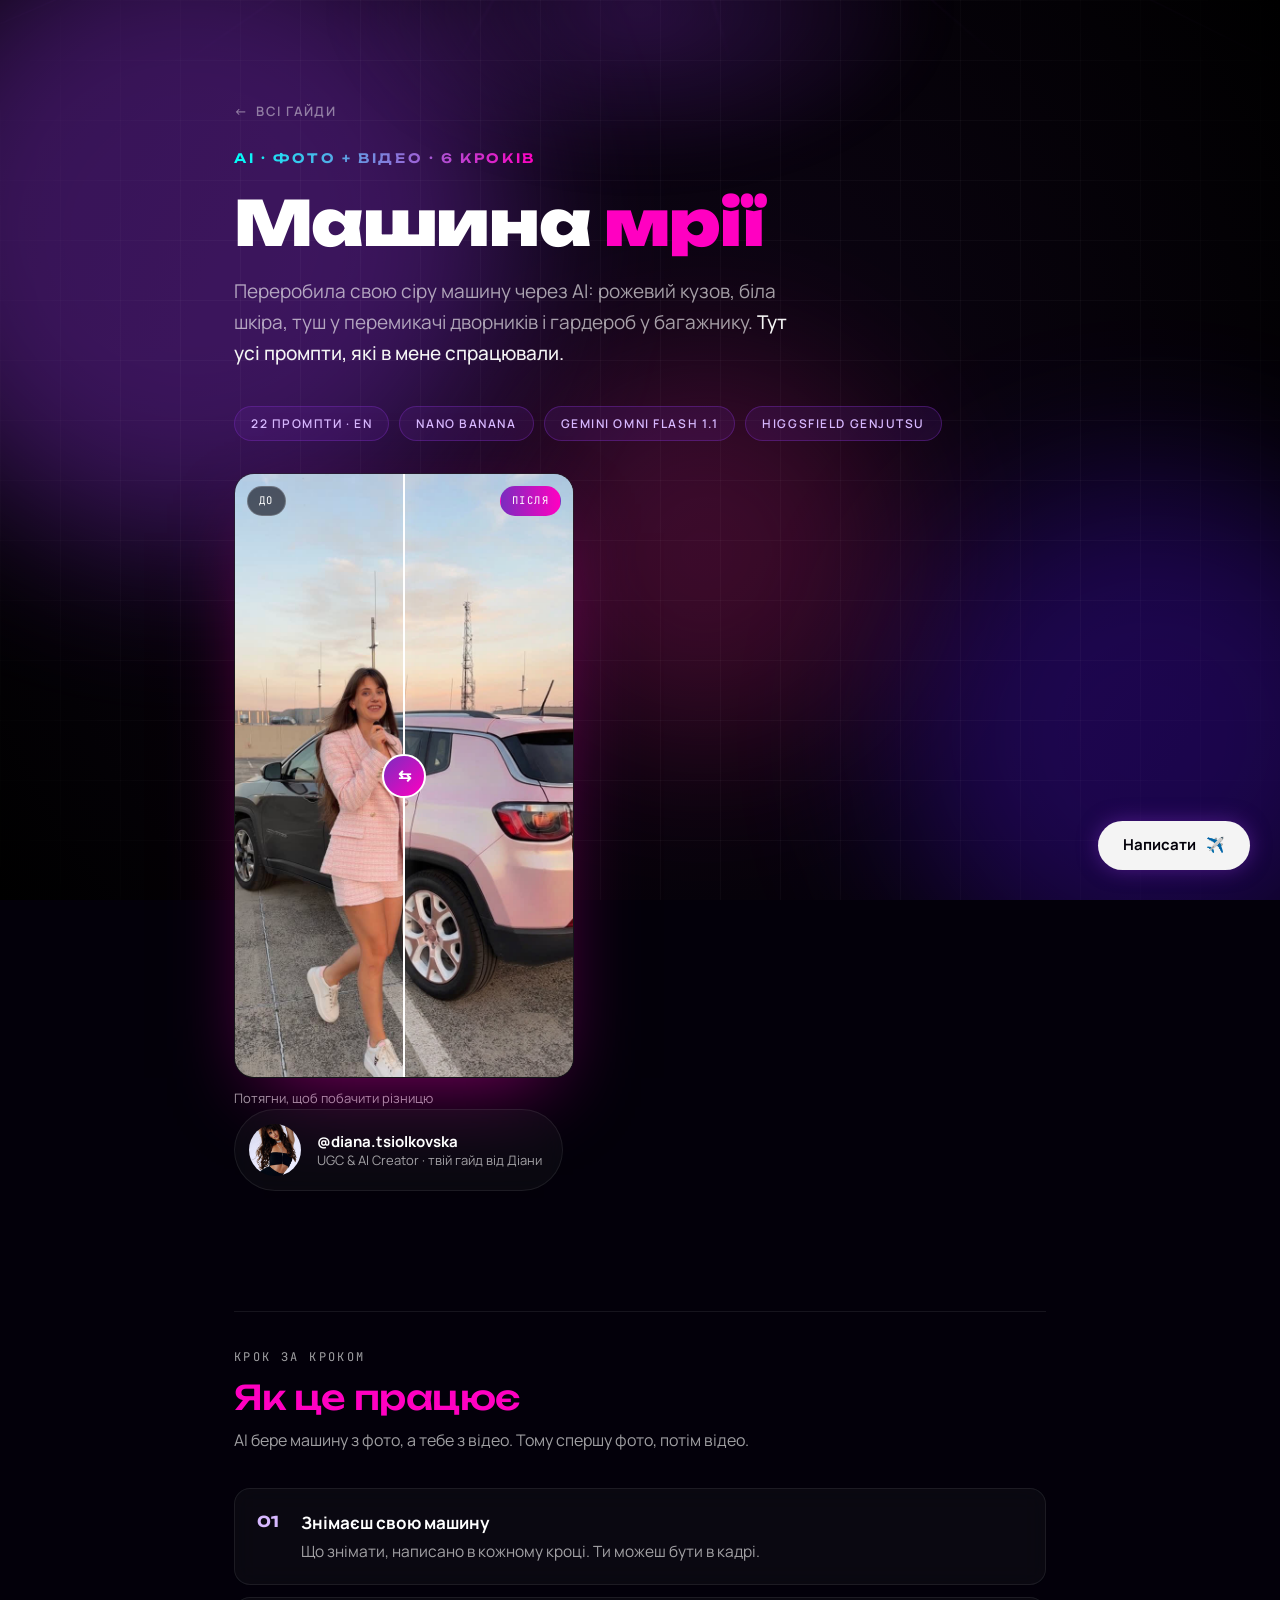
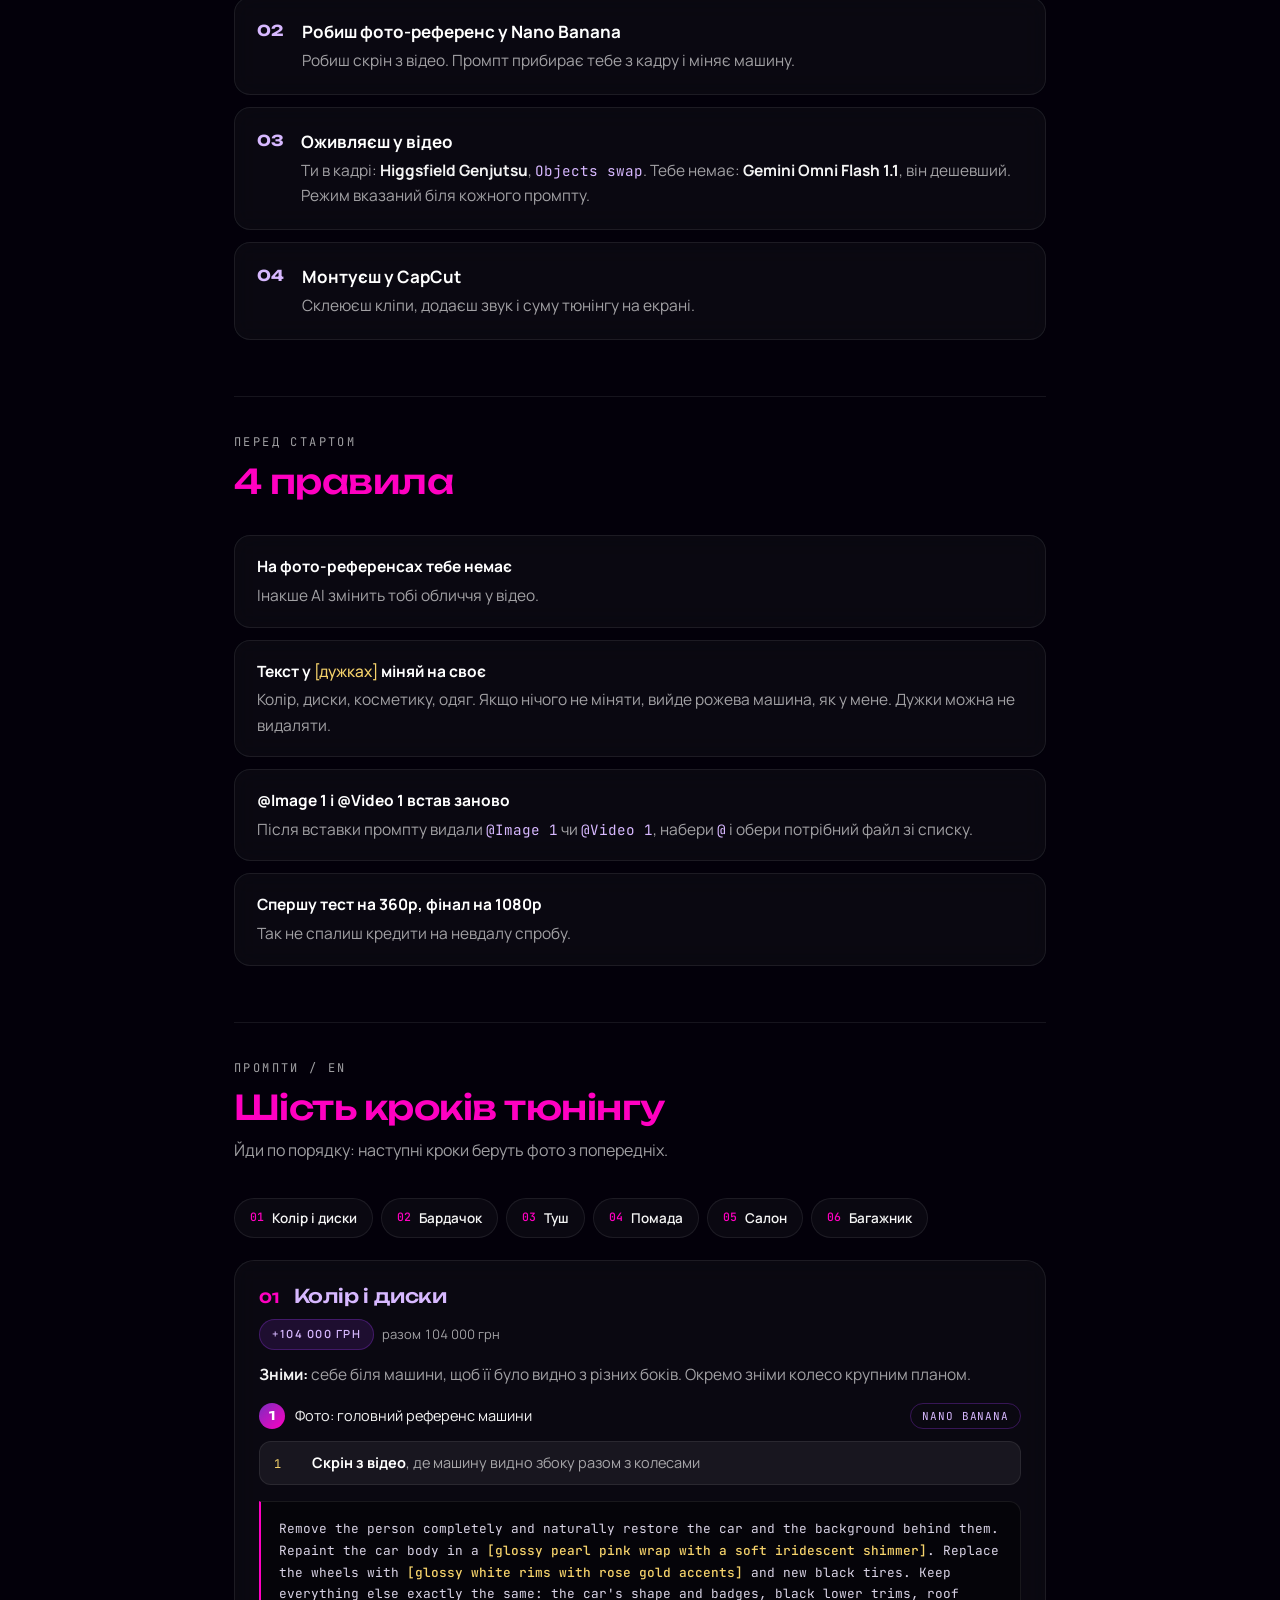
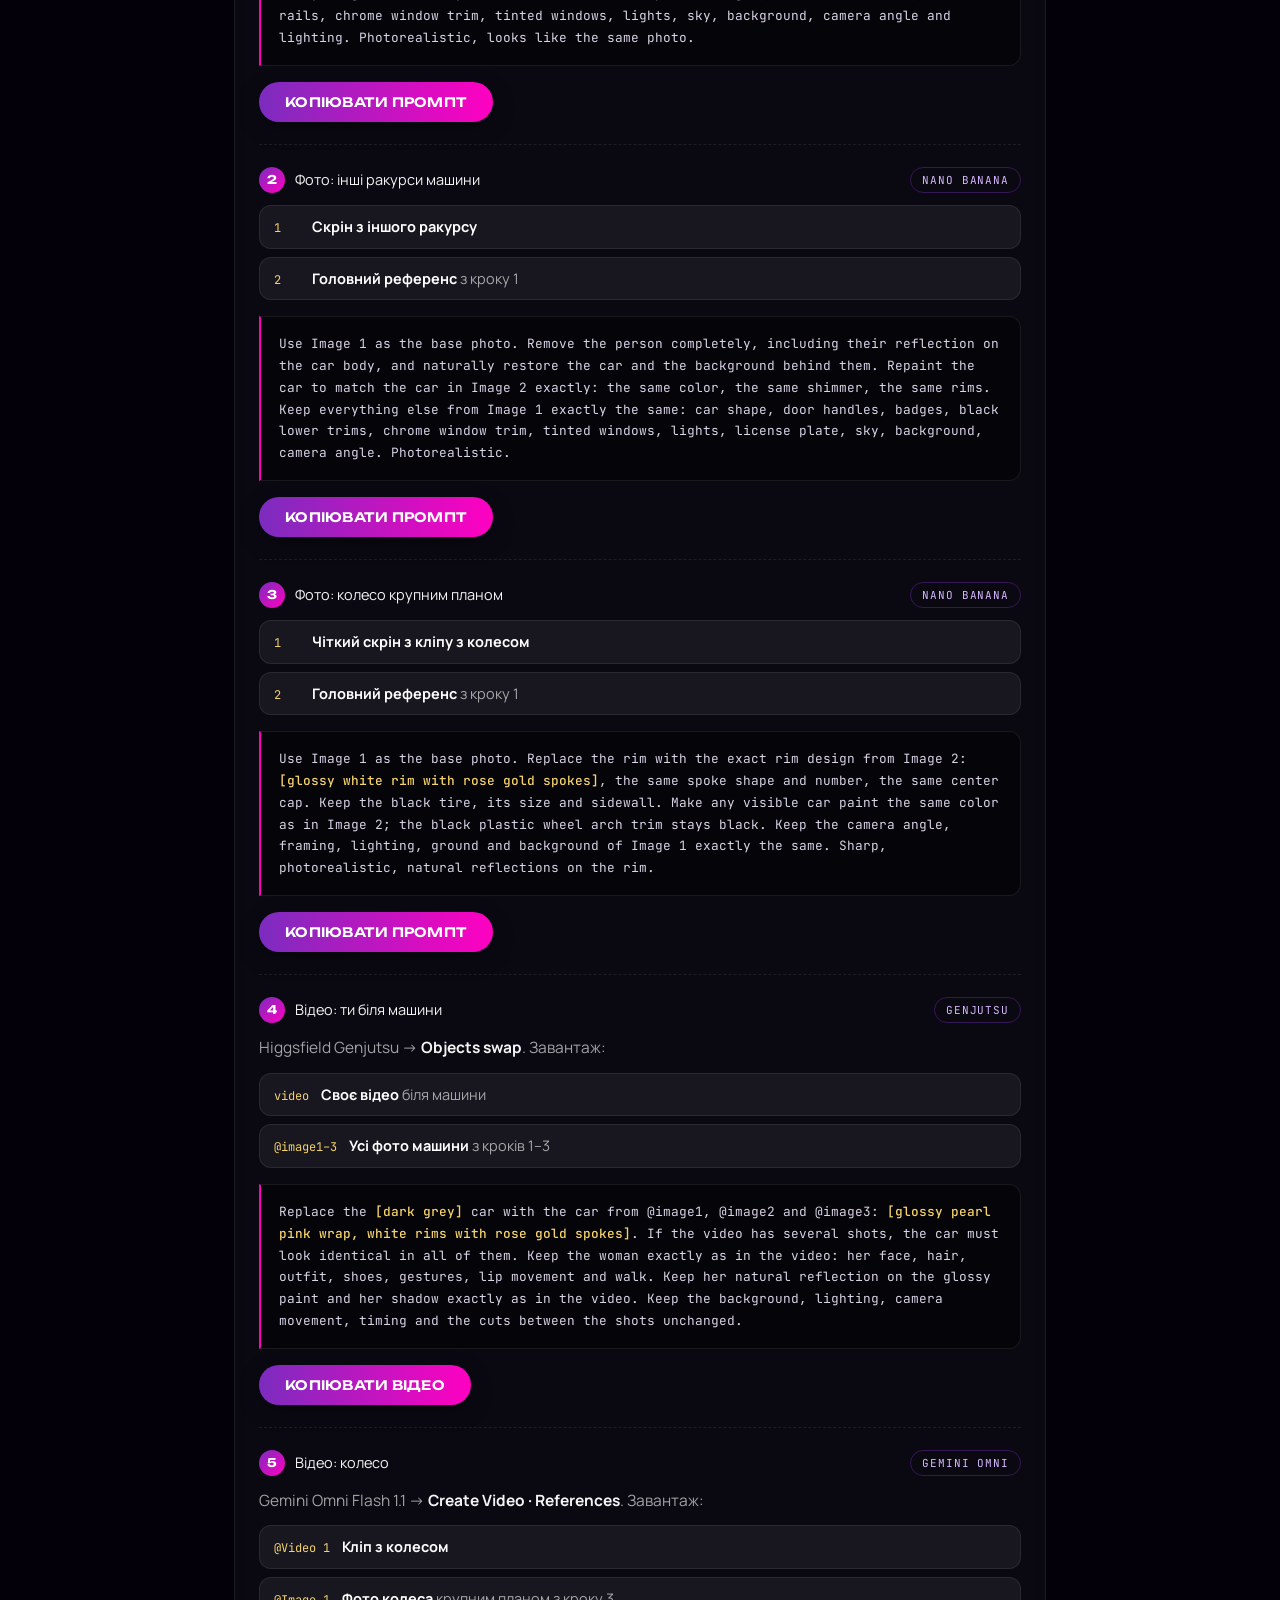
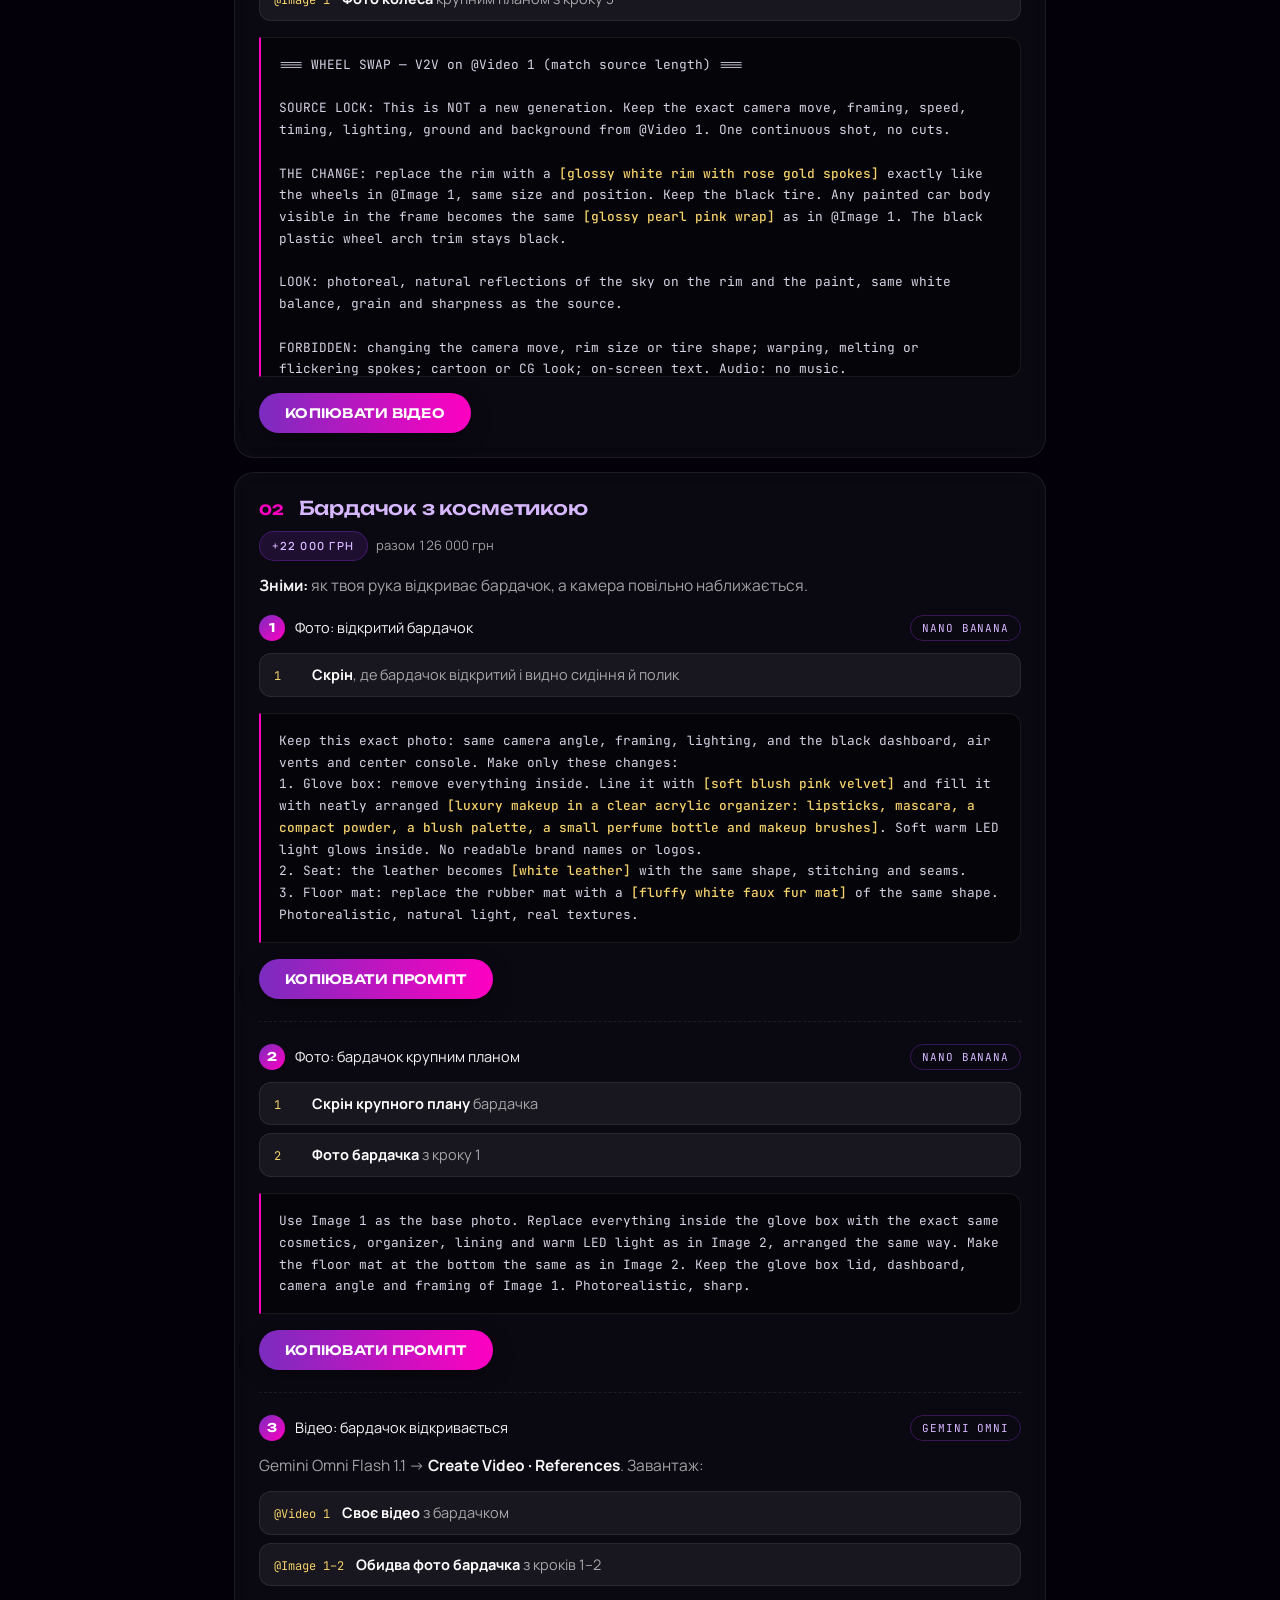
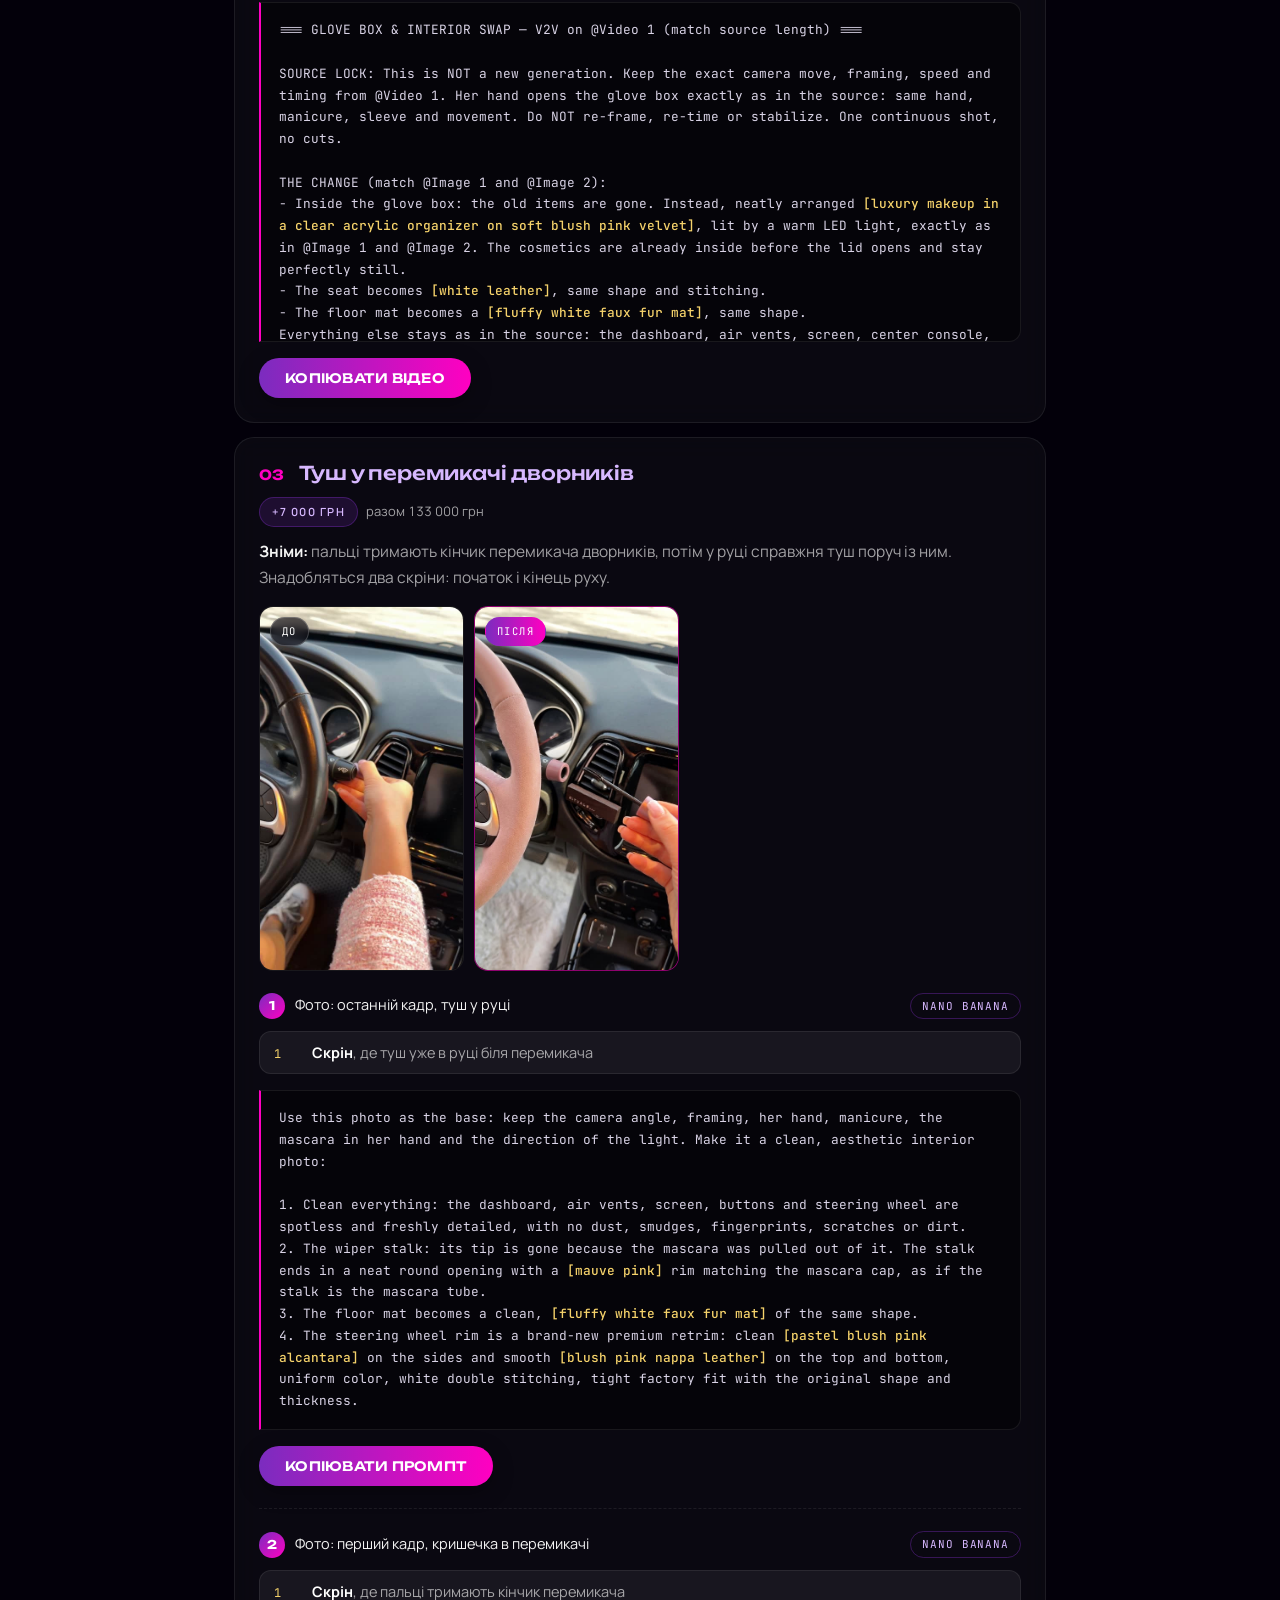
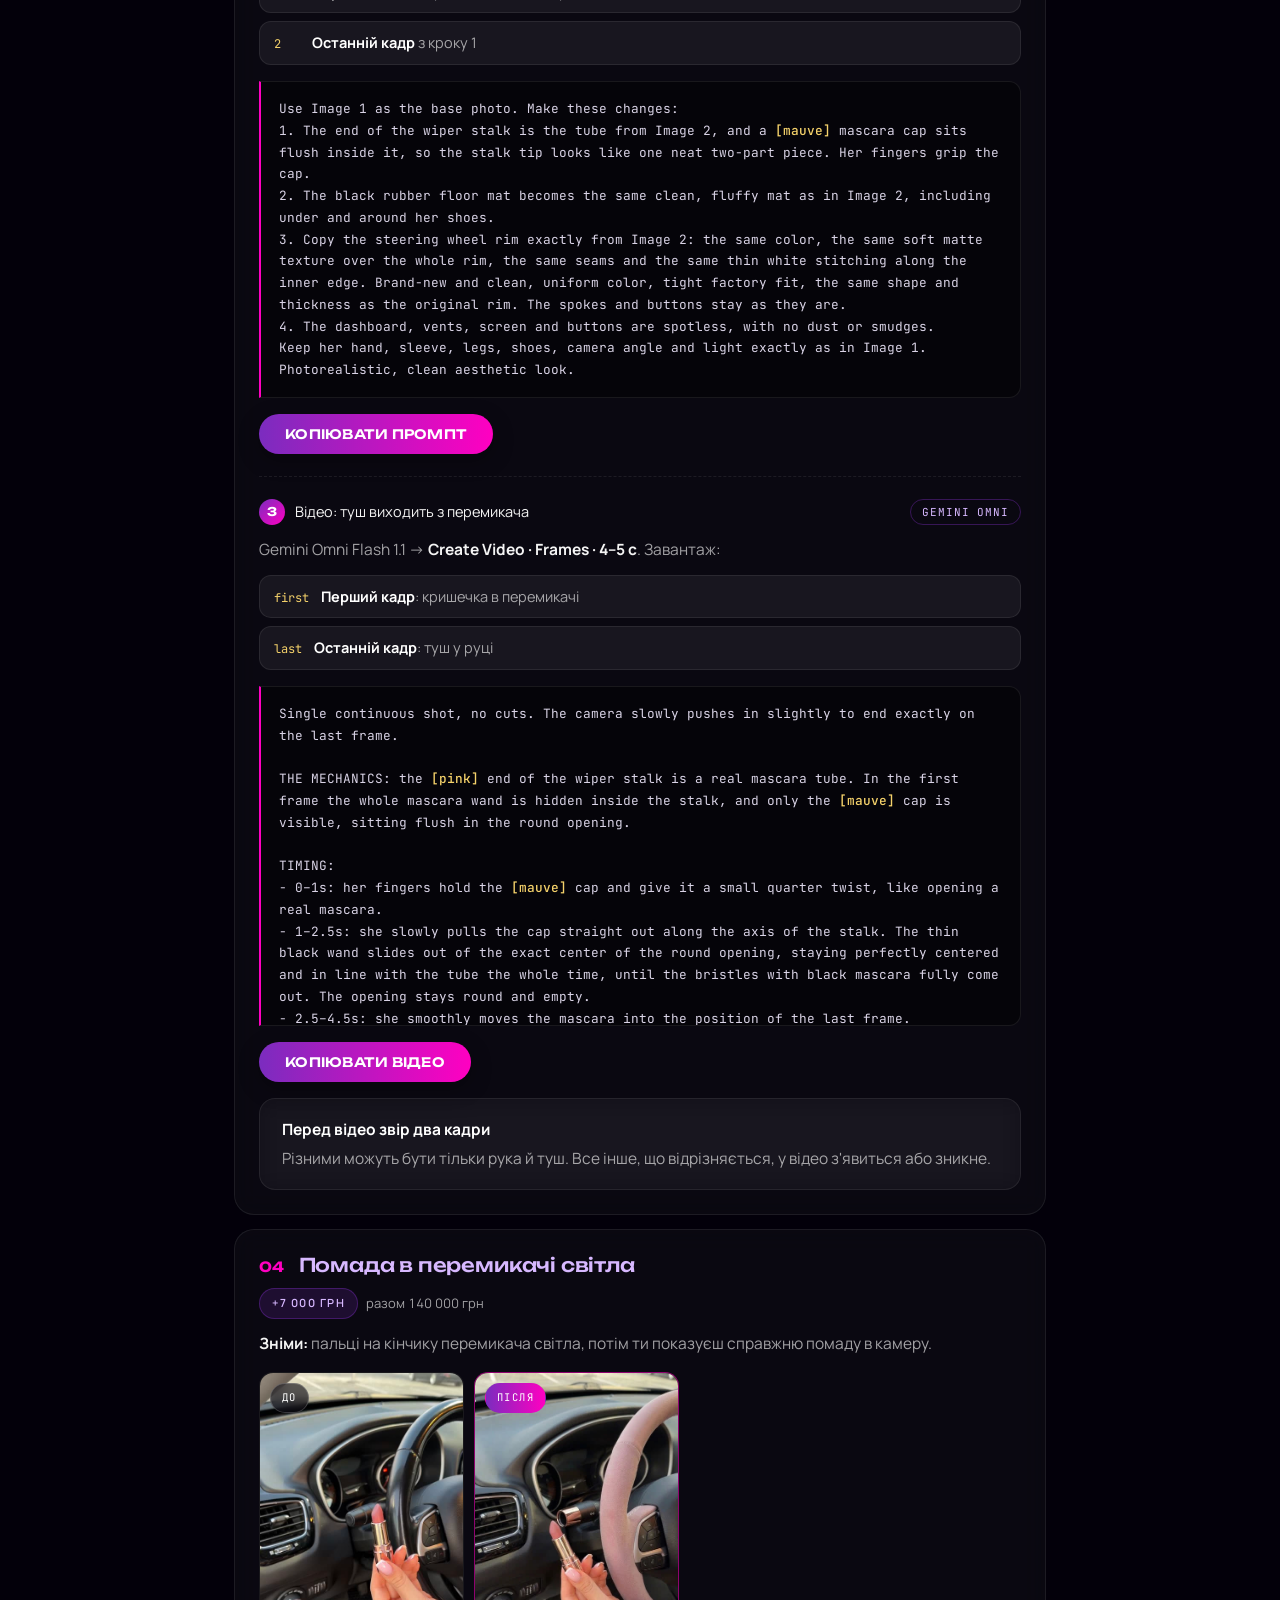
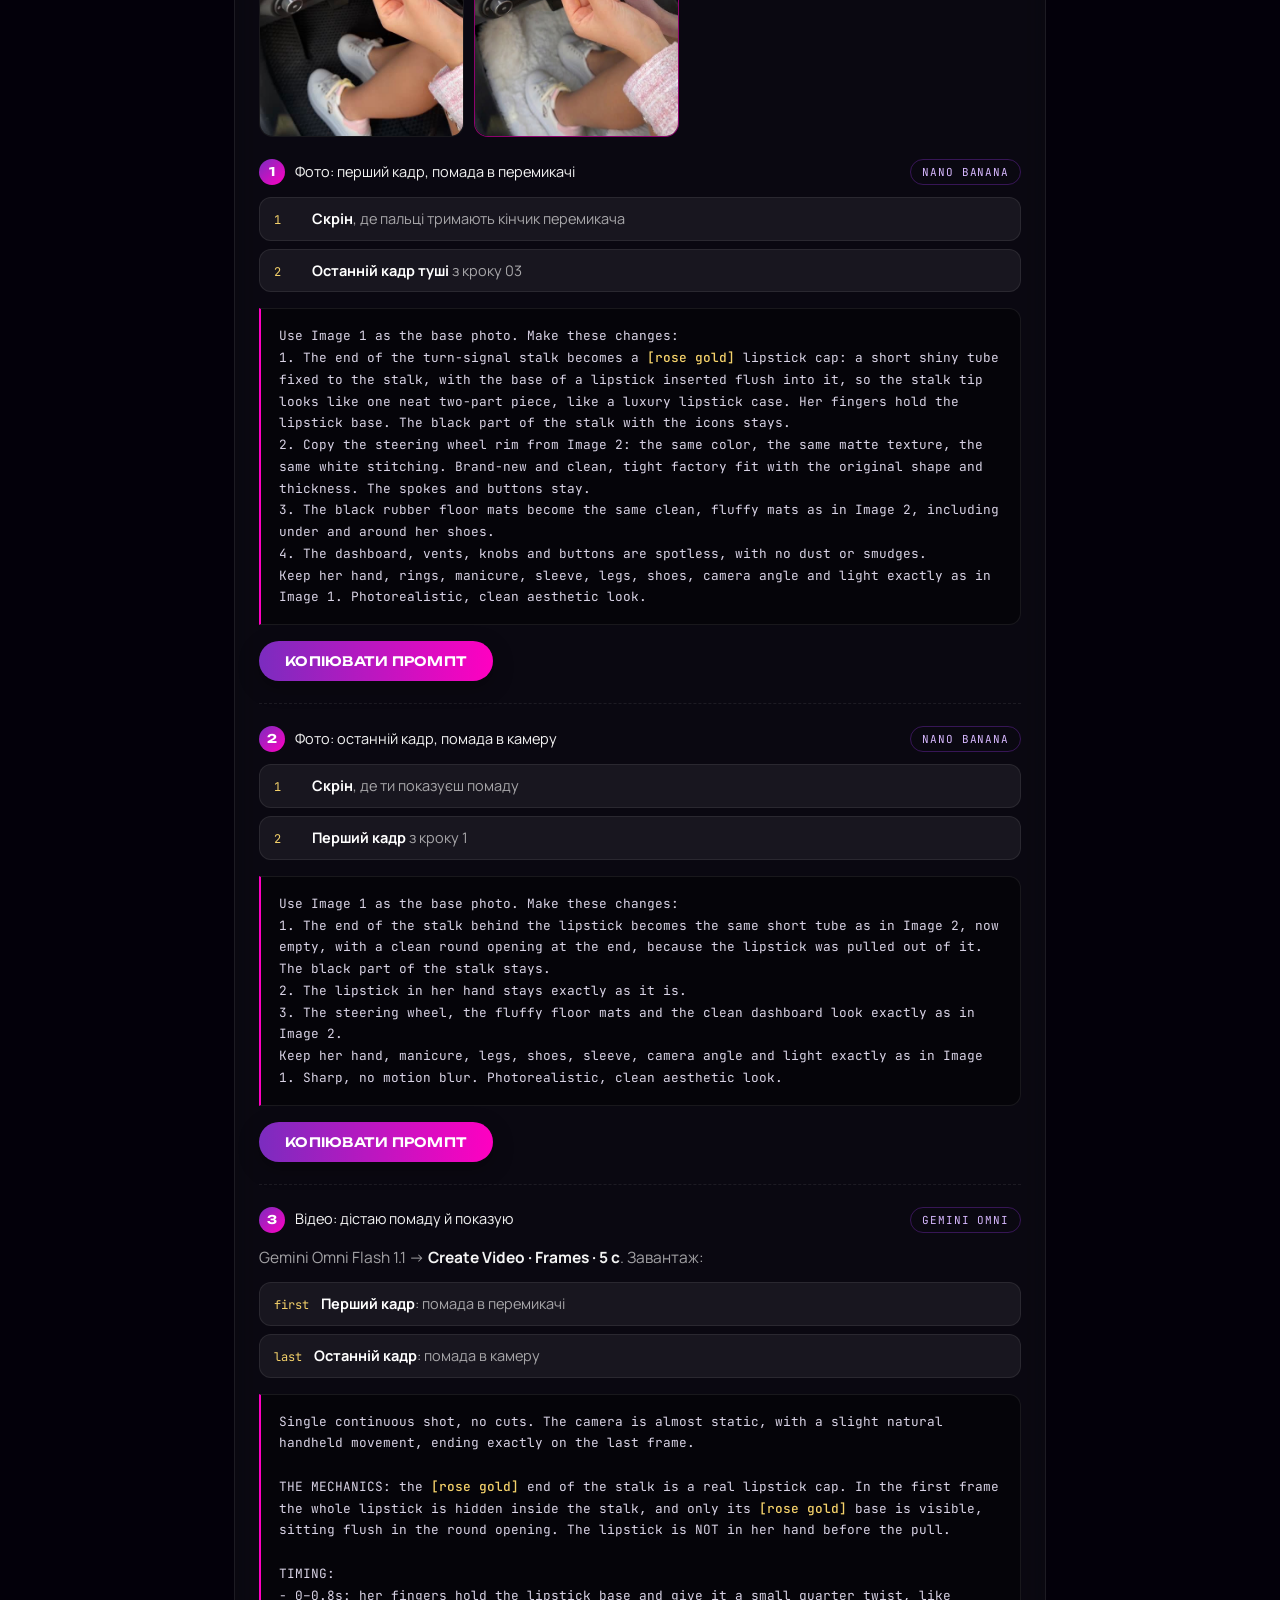
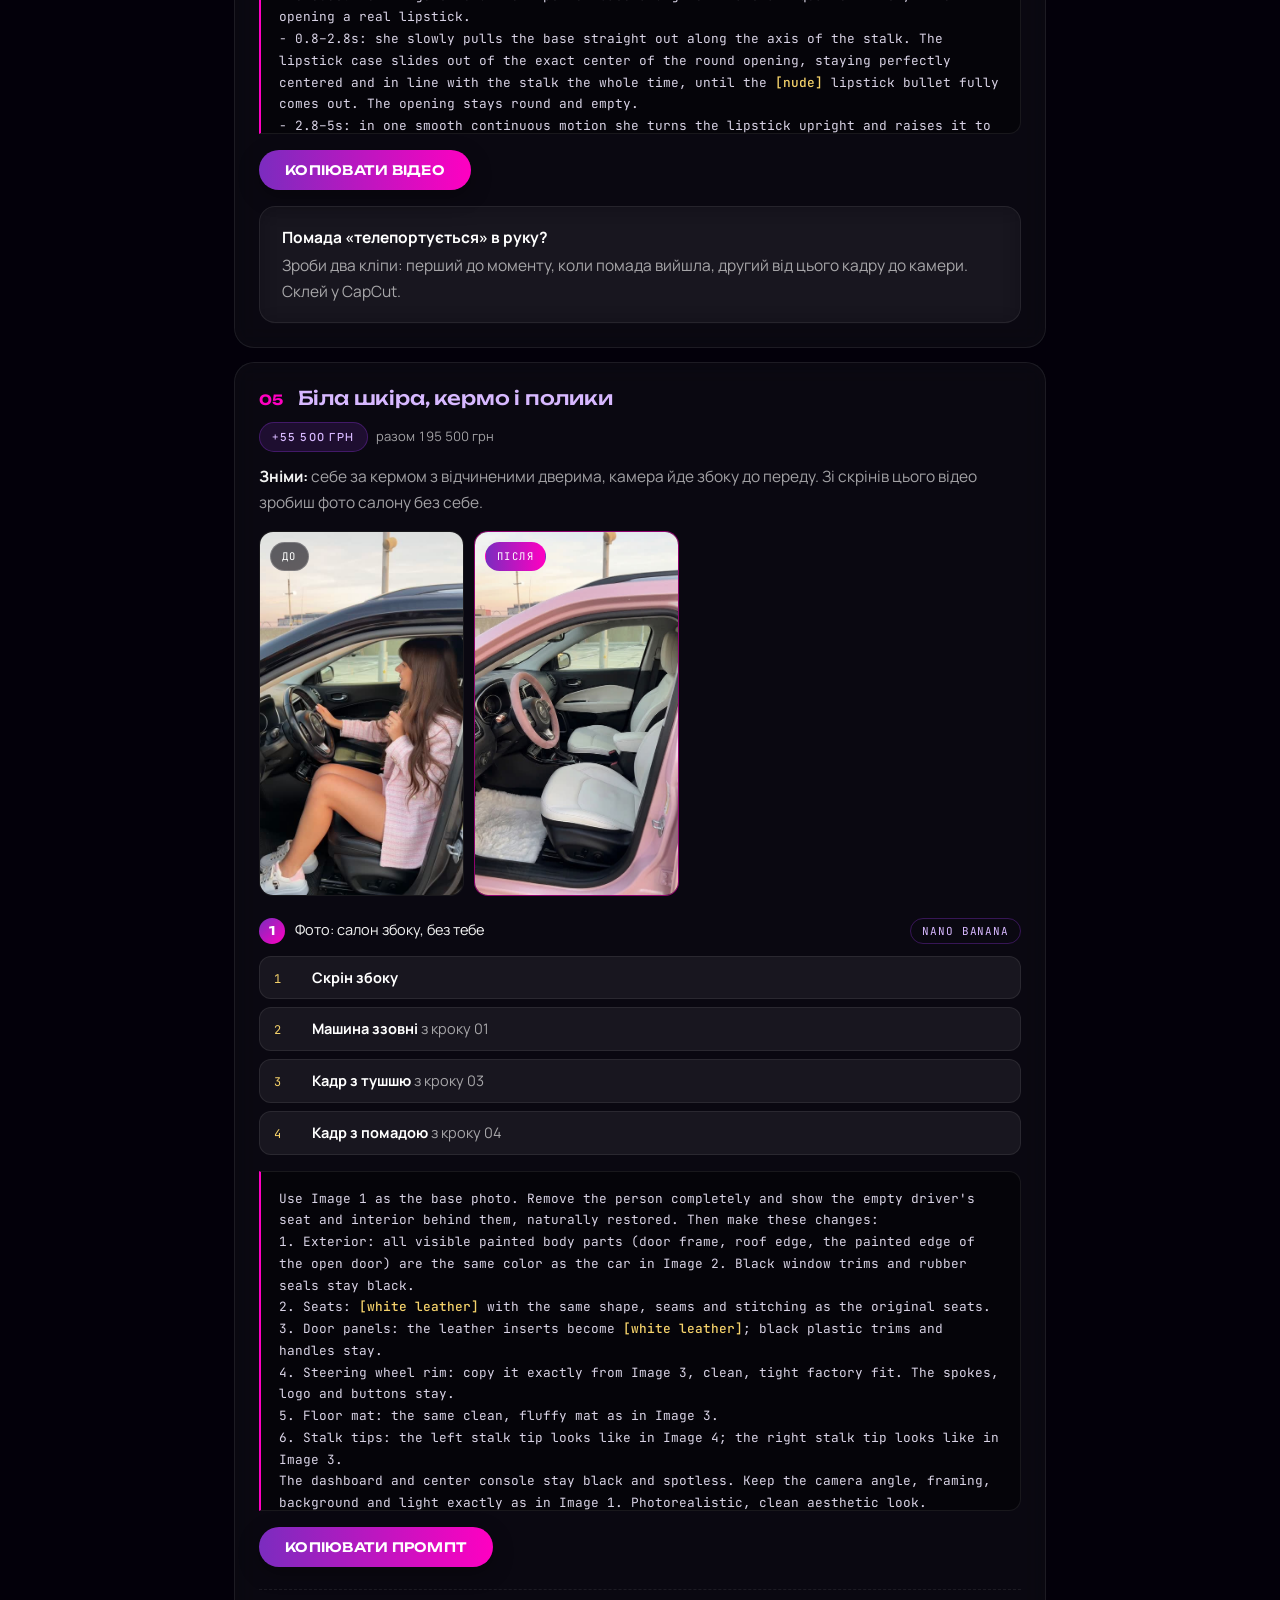
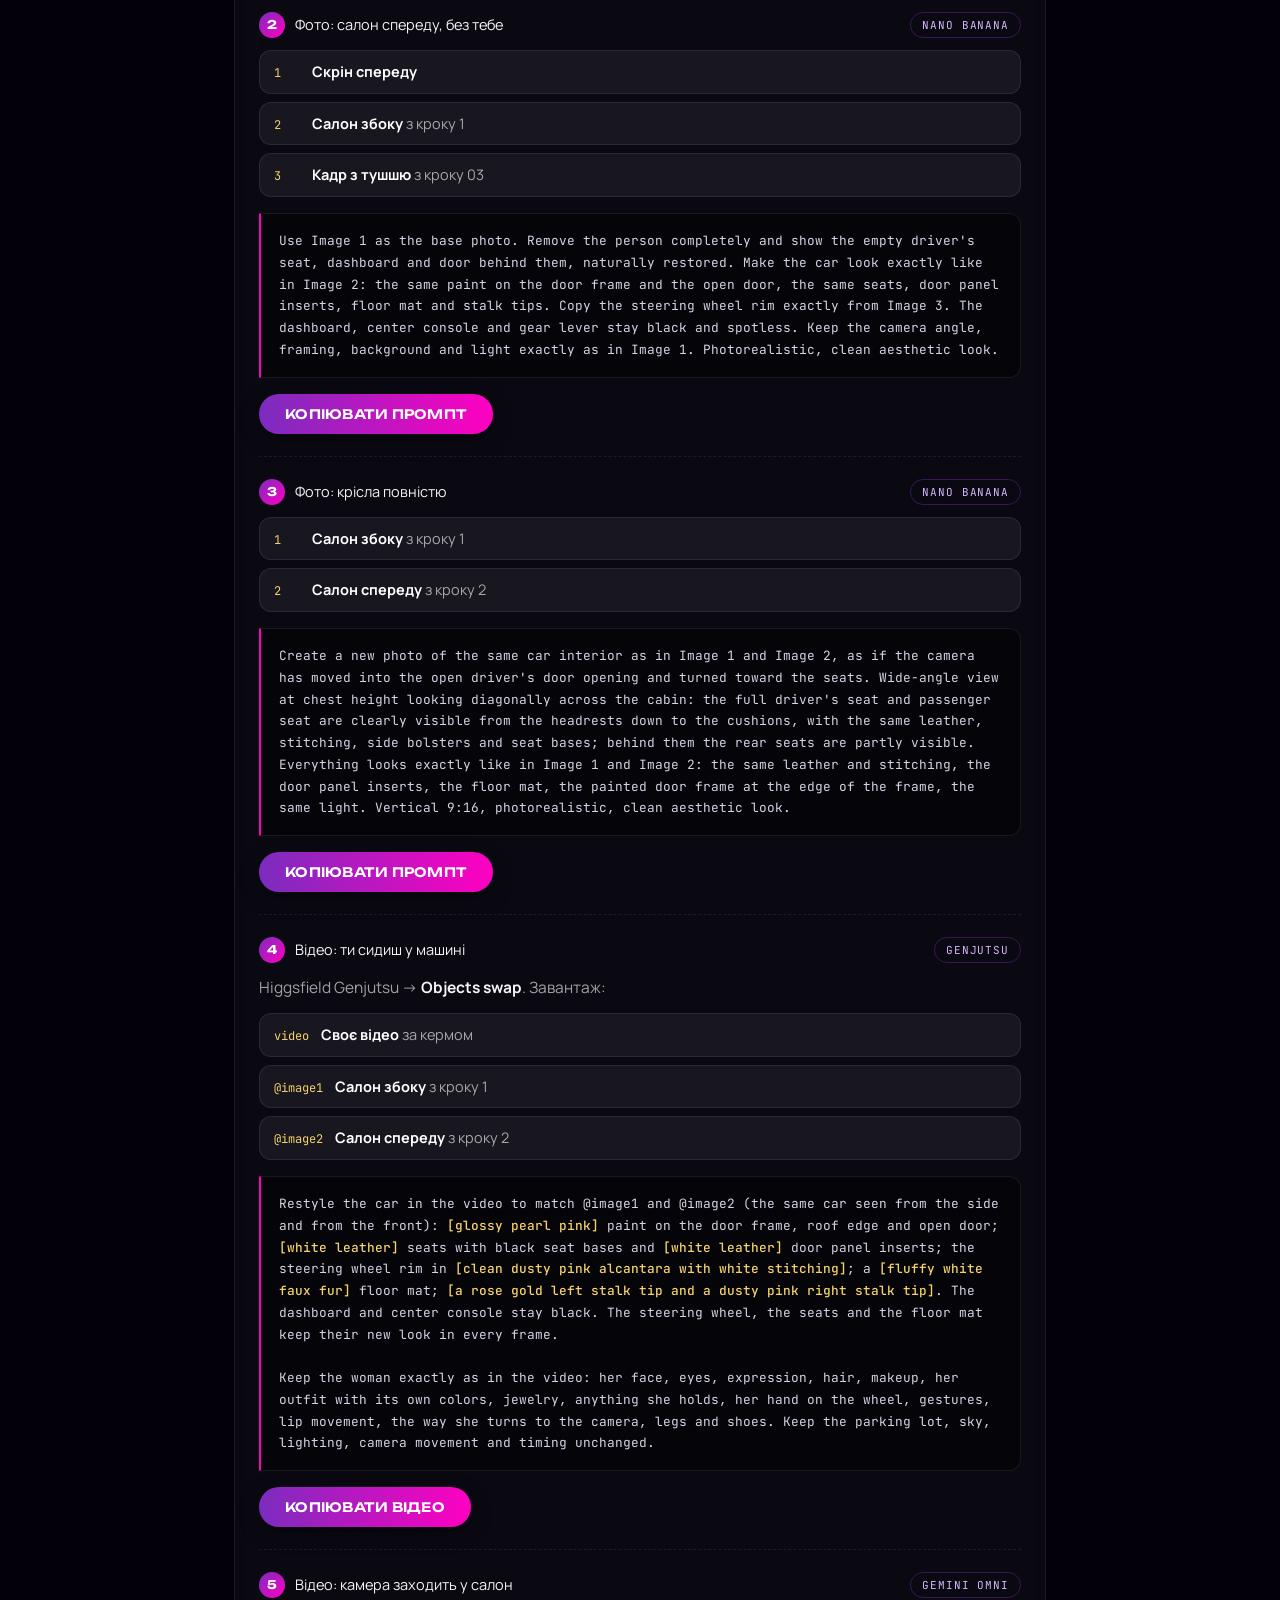
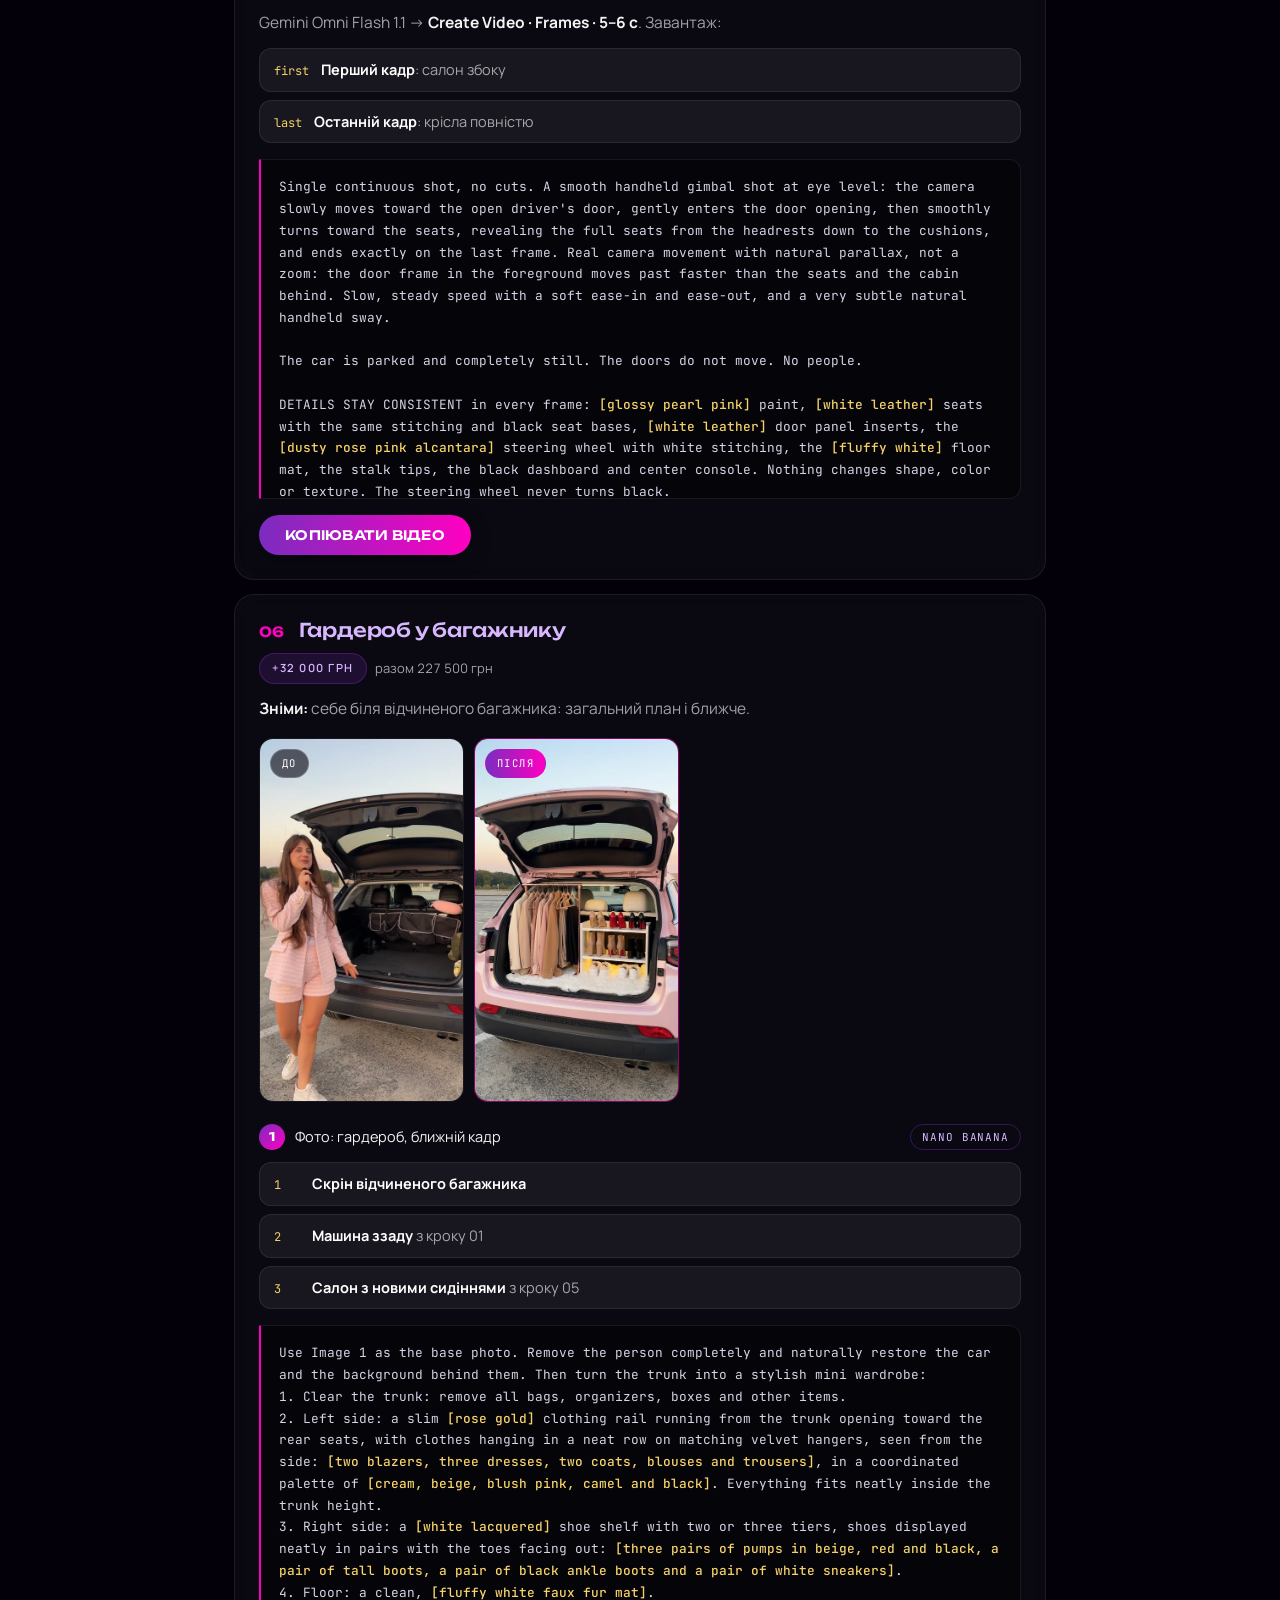
<file: guides/mashyna-mrii/index.html>
<!DOCTYPE html>
<html lang="uk">
<head>
<meta charset="UTF-8">
<meta name="viewport" content="width=device-width, initial-scale=1, viewport-fit=cover">
<title>Машина мрії через AI: промпти для Nano Banana, Gemini Omni і Higgsfield Genjutsu | Diana Tsiolkovska</title>
<meta name="description" content="Перероби свою машину через AI: рожевий кузов, біла шкіра, туш у перемикачі дворників і гардероб у багажнику. 22 готові промпти англійською для Nano Banana, Gemini Omni Flash 1.1 і Higgsfield Genjutsu.">
<link rel="canonical" href="https://diana-creator.site/guides/mashyna-mrii/">
<meta name="theme-color" content="#03000a">

<meta property="og:type" content="article">
<meta property="og:url" content="https://diana-creator.site/guides/mashyna-mrii/">
<meta property="og:title" content="Машина мрії через AI">
<meta property="og:description" content="Сіра машина → рожевий кузов, біла шкіра, косметика в перемикачах і гардероб у багажнику. 6 кроків і 22 промпти для фото й відео.">
<meta property="og:image" content="https://diana-creator.site/guides/mashyna-mrii/images/hero-after.jpg">
<meta property="og:locale" content="uk_UA">
<meta property="og:site_name" content="Diana Tsiolkovska">

<meta name="twitter:card" content="summary_large_image">
<meta name="twitter:title" content="Машина мрії через AI">
<meta name="twitter:description" content="Сіра машина → рожевий кузов, біла шкіра, косметика в перемикачах і гардероб у багажнику. 6 кроків і 22 промпти для фото й відео.">
<meta name="twitter:image" content="https://diana-creator.site/guides/mashyna-mrii/images/hero-after.jpg">

<link rel="icon" href="../../assets/favicon.ico" type="image/x-icon">
<link rel="icon" href="../../assets/me.png" type="image/png" sizes="32x32">
<link rel="apple-touch-icon" href="../../assets/me.png">

<link rel="preconnect" href="https://fonts.googleapis.com">
<link rel="preconnect" href="https://fonts.gstatic.com" crossorigin>
<link href="https://fonts.googleapis.com/css2?family=Unbounded:wght@300;500;700;900&family=Manrope:wght@400;500;700&family=JetBrains+Mono:wght@400;500&display=swap" rel="stylesheet">

<!-- Relative path so the page also renders when opened straight from disk -->
<link rel="stylesheet" href="../../src/css/guide.css">

<script type="application/ld+json">
{
  "@context": "https://schema.org",
  "@type": "Article",
  "headline": "Машина мрії через AI: промпти для Nano Banana, Gemini Omni і Higgsfield Genjutsu",
  "description": "6 кроків і 22 готові промпти англійською: колір і диски, бардачок з косметикою, туш і помада в перемикачах, біла шкіра в салоні та гардероб у багажнику.",
  "url": "https://diana-creator.site/guides/mashyna-mrii/",
  "inLanguage": "uk",
  "image": "https://diana-creator.site/guides/mashyna-mrii/images/hero-after.jpg",
  "author": {
    "@type": "Person",
    "name": "Diana Tsiolkovska",
    "jobTitle": "UGC & AI Creator",
    "url": "https://diana-creator.site/"
  },
  "publisher": {
    "@type": "Person",
    "name": "Diana Tsiolkovska",
    "url": "https://diana-creator.site/"
  },
  "isPartOf": {
    "@type": "CollectionPage",
    "name": "Безкоштовні AI-гайди",
    "url": "https://diana-creator.site/guides/"
  }
}
</script>
</head>
<body>

<div class="global-background">
  <div class="gradient-orb orb-1"></div>
  <div class="gradient-orb orb-2"></div>
  <div class="gradient-orb orb-3"></div>
  <div class="grid-overlay"></div>
</div>

<a href="https://ig.me/m/diana.tsiolkovska"
   target="_blank" rel="noopener noreferrer"
   class="floating-cta"
   aria-label="Написати в Instagram Direct">
  <span>Написати</span>
  <span aria-hidden="true">✈️</span>
</a>

<header class="hero">
  <div class="ceiling"><div class="ceiling__glow"></div><div class="ceiling__grid"></div></div>
  <div class="wrap hero__inner">
    <a class="backlink" href="../"><span aria-hidden="true">←</span> Всі гайди</a>
    <p class="eyebrow">AI · Фото + Відео · 6 кроків</p>
    <h1>Машина <span class="accent">мрії</span></h1>
    <p class="lede">
      Переробила свою сіру машину через AI: рожевий кузов, біла шкіра, туш у перемикачі дворників
      і гардероб у багажнику. <strong>Тут усі промпти, які в мене спрацювали.</strong>
    </p>
    <ul class="chips">
      <li>22 промпти · EN</li>
      <li>Nano Banana</li>
      <li>Gemini Omni Flash 1.1</li>
      <li>Higgsfield Genjutsu</li>
    </ul>

    <figure class="ba" id="ba">
      <img src="images/hero-before.jpg" alt="Справжня сіра машина на парковці" width="720" height="1280">
      <img class="ba__after" src="images/hero-after.jpg" alt="Та сама машина після AI: перламутрово-рожевий кузов і білі диски з рожевим золотом" width="720" height="1280">
      <span class="ba__tag">До</span>
      <span class="ba__tag ba__tag--after">Після</span>
      <span class="ba__handle" aria-hidden="true"><span class="ba__knob">⇆</span></span>
      <label class="sr-only" for="ba-range">Порівняти до і після</label>
      <input class="sr-only" type="range" id="ba-range" min="0" max="100" value="50">
    </figure>
    <p class="ba__hint">Потягни, щоб побачити різницю</p>

    <div class="author">
      <img src="../../assets/me.png" alt="Diana Tsiolkovska" width="52" height="52" loading="lazy">
      <div>
        <div class="author__name">@diana.tsiolkovska</div>
        <div class="author__role">UGC &amp; AI Creator · твій гайд від Діани</div>
      </div>
    </div>
  </div>
</header>

<main class="wrap">

  <section>
    <div class="sect-head">
      <span class="sect-num">Крок за кроком</span>
      <h2>Як це працює</h2>
      <p class="sect-sub">AI бере машину з фото, а тебе з відео. Тому спершу фото, потім відео.</p>
    </div>

    <div class="steps">
      <div class="step">
        <span class="step__n">01</span>
        <div>
          <span class="step__t">Знімаєш свою машину</span>
          <p>Що знімати, написано в кожному кроці. Ти можеш бути в кадрі.</p>
        </div>
      </div>
      <div class="step">
        <span class="step__n">02</span>
        <div>
          <span class="step__t">Робиш фото-референс у Nano Banana</span>
          <p>Робиш скрін з відео. Промпт прибирає тебе з кадру і міняє машину.</p>
        </div>
      </div>
      <div class="step">
        <span class="step__n">03</span>
        <div>
          <span class="step__t">Оживляєш у відео</span>
          <p>Ти в кадрі: <b>Higgsfield Genjutsu</b>, <i>Objects swap</i>. Тебе немає: <b>Gemini Omni Flash 1.1</b>, він дешевший.
             Режим вказаний біля кожного промпту.</p>
        </div>
      </div>
      <div class="step">
        <span class="step__n">04</span>
        <div>
          <span class="step__t">Монтуєш у CapCut</span>
          <p>Склеюєш кліпи, додаєш звук і суму тюнінгу на екрані.</p>
        </div>
      </div>
    </div>
  </section>

  <section>
    <div class="sect-head">
      <span class="sect-num">Перед стартом</span>
      <h2>4 правила</h2>
    </div>

    <div class="tips">
      <div class="tip"><b>На фото-референсах тебе немає</b>Інакше AI змінить тобі обличчя у відео.</div>
      <div class="tip"><b>Текст у <span class="ph">[дужках]</span> міняй на своє</b>Колір, диски, косметику, одяг. Якщо нічого не міняти, вийде рожева машина, як у мене. Дужки можна не видаляти.</div>
      <div class="tip"><b>@Image 1 і @Video 1 встав заново</b>Після вставки промпту видали <i>@Image 1</i> чи <i>@Video 1</i>, набери <i>@</i> і обери потрібний файл зі списку.</div>
      <div class="tip"><b>Спершу тест на 360p, фінал на 1080p</b>Так не спалиш кредити на невдалу спробу.</div>
    </div>
  </section>

  <section>
    <div class="sect-head">
      <span class="sect-num">Промпти / EN</span>
      <h2>Шість кроків тюнінгу</h2>
      <p class="sect-sub">Йди по порядку: наступні кроки беруть фото з попередніх.</p>
    </div>

    <nav class="jump" aria-label="Кроки">
      <a href="#exterior"><b>01</b>Колір і диски</a>
      <a href="#glovebox"><b>02</b>Бардачок</a>
      <a href="#mascara"><b>03</b>Туш</a>
      <a href="#lipstick"><b>04</b>Помада</a>
      <a href="#interior"><b>05</b>Салон</a>
      <a href="#trunk"><b>06</b>Багажник</a>
    </nav>

    <div class="cards">

      <!-- 01 EXTERIOR -->
      <article class="card" id="exterior">
        <div class="card__top"><span class="card__n">01</span><h3>Колір і диски</h3></div>
        <div class="card__tags"><span class="guide-tag">+104 000 грн</span><span class="card__sum">разом 104 000 грн</span></div>
        <p class="card__desc"><b>Зніми:</b> себе біля машини, щоб її було видно з різних боків. Окремо зніми колесо крупним планом.</p>

        <div class="prompt">
          <div class="prompt__label"><span class="prompt__step">1</span><span class="prompt__text">Фото: головний референс машини</span><span class="prompt__tool">Nano Banana</span></div>
          <ol class="refs">
            <li><code>1</code><span><b>Скрін з відео</b>, де машину видно збоку разом з колесами</span></li>
          </ol>
<pre class="design design--long">Remove the person completely and naturally restore the car and the background behind them. Repaint the car body in a [glossy pearl pink wrap with a soft iridescent shimmer]. Replace the wheels with [glossy white rims with rose gold accents] and new black tires. Keep everything else exactly the same: the car's shape and badges, black lower trims, roof rails, chrome window trim, tinted windows, lights, sky, background, camera angle and lighting. Photorealistic, looks like the same photo.</pre>
          <div class="card__foot">
            <button class="copy" type="button">Копіювати промпт</button>
          </div>
        </div>

        <div class="prompt">
          <div class="prompt__label"><span class="prompt__step">2</span><span class="prompt__text">Фото: інші ракурси машини</span><span class="prompt__tool">Nano Banana</span></div>
          <ol class="refs">
            <li><code>1</code><span><b>Скрін з іншого ракурсу</b></span></li>
            <li><code>2</code><span><b>Головний референс</b> з кроку 1</span></li>
          </ol>
<pre class="design design--long">Use Image 1 as the base photo. Remove the person completely, including their reflection on the car body, and naturally restore the car and the background behind them. Repaint the car to match the car in Image 2 exactly: the same color, the same shimmer, the same rims. Keep everything else from Image 1 exactly the same: car shape, door handles, badges, black lower trims, chrome window trim, tinted windows, lights, license plate, sky, background, camera angle. Photorealistic.</pre>
          <div class="card__foot">
            <button class="copy" type="button">Копіювати промпт</button>
          </div>
        </div>

        <div class="prompt">
          <div class="prompt__label"><span class="prompt__step">3</span><span class="prompt__text">Фото: колесо крупним планом</span><span class="prompt__tool">Nano Banana</span></div>
          <ol class="refs">
            <li><code>1</code><span><b>Чіткий скрін з кліпу з колесом</b></span></li>
            <li><code>2</code><span><b>Головний референс</b> з кроку 1</span></li>
          </ol>
<pre class="design design--long">Use Image 1 as the base photo. Replace the rim with the exact rim design from Image 2: [glossy white rim with rose gold spokes], the same spoke shape and number, the same center cap. Keep the black tire, its size and sidewall. Make any visible car paint the same color as in Image 2; the black plastic wheel arch trim stays black. Keep the camera angle, framing, lighting, ground and background of Image 1 exactly the same. Sharp, photorealistic, natural reflections on the rim.</pre>
          <div class="card__foot">
            <button class="copy" type="button">Копіювати промпт</button>
          </div>
        </div>

        <div class="prompt">
          <div class="prompt__label"><span class="prompt__step">4</span><span class="prompt__text">Відео: ти біля машини</span><span class="prompt__tool">Genjutsu</span></div>
          <p class="prompt__lead">Higgsfield Genjutsu → <b>Objects swap</b>. Завантаж:</p>
          <ol class="refs">
            <li><code>video</code><span><b>Своє відео</b> біля машини</span></li>
            <li><code>@image1–3</code><span><b>Усі фото машини</b> з кроків 1–3</span></li>
          </ol>
<pre class="design design--long">Replace the [dark grey] car with the car from @image1, @image2 and @image3: [glossy pearl pink wrap, white rims with rose gold spokes]. If the video has several shots, the car must look identical in all of them. Keep the woman exactly as in the video: her face, hair, outfit, shoes, gestures, lip movement and walk. Keep her natural reflection on the glossy paint and her shadow exactly as in the video. Keep the background, lighting, camera movement, timing and the cuts between the shots unchanged.</pre>
          <div class="card__foot">
            <button class="copy" type="button">Копіювати відео</button>
          </div>
        </div>

        <div class="prompt">
          <div class="prompt__label"><span class="prompt__step">5</span><span class="prompt__text">Відео: колесо</span><span class="prompt__tool">Gemini Omni</span></div>
          <p class="prompt__lead">Gemini Omni Flash 1.1 → <b>Create Video · References</b>. Завантаж:</p>
          <ol class="refs">
            <li><code>@Video 1</code><span><b>Кліп з колесом</b></span></li>
            <li><code>@Image 1</code><span><b>Фото колеса</b> крупним планом з кроку 3</span></li>
          </ol>
<pre class="design design--long">=== WHEEL SWAP — V2V on @Video 1 (match source length) ===

SOURCE LOCK: This is NOT a new generation. Keep the exact camera move, framing, speed, timing, lighting, ground and background from @Video 1. One continuous shot, no cuts.

THE CHANGE: replace the rim with a [glossy white rim with rose gold spokes] exactly like the wheels in @Image 1, same size and position. Keep the black tire. Any painted car body visible in the frame becomes the same [glossy pearl pink wrap] as in @Image 1. The black plastic wheel arch trim stays black.

LOOK: photoreal, natural reflections of the sky on the rim and the paint, same white balance, grain and sharpness as the source.

FORBIDDEN: changing the camera move, rim size or tire shape; warping, melting or flickering spokes; cartoon or CG look; on-screen text. Audio: no music.</pre>
          <div class="card__foot">
            <button class="copy" type="button">Копіювати відео</button>
          </div>
        </div>
      </article>

      <!-- 02 GLOVEBOX -->
      <article class="card" id="glovebox">
        <div class="card__top"><span class="card__n">02</span><h3>Бардачок з косметикою</h3></div>
        <div class="card__tags"><span class="guide-tag">+22 000 грн</span><span class="card__sum">разом 126 000 грн</span></div>
        <p class="card__desc"><b>Зніми:</b> як твоя рука відкриває бардачок, а камера повільно наближається.</p>

        <div class="prompt">
          <div class="prompt__label"><span class="prompt__step">1</span><span class="prompt__text">Фото: відкритий бардачок</span><span class="prompt__tool">Nano Banana</span></div>
          <ol class="refs">
            <li><code>1</code><span><b>Скрін</b>, де бардачок відкритий і видно сидіння й полик</span></li>
          </ol>
<pre class="design design--long">Keep this exact photo: same camera angle, framing, lighting, and the black dashboard, air vents and center console. Make only these changes:
1. Glove box: remove everything inside. Line it with [soft blush pink velvet] and fill it with neatly arranged [luxury makeup in a clear acrylic organizer: lipsticks, mascara, a compact powder, a blush palette, a small perfume bottle and makeup brushes]. Soft warm LED light glows inside. No readable brand names or logos.
2. Seat: the leather becomes [white leather] with the same shape, stitching and seams.
3. Floor mat: replace the rubber mat with a [fluffy white faux fur mat] of the same shape.
Photorealistic, natural light, real textures.</pre>
          <div class="card__foot">
            <button class="copy" type="button">Копіювати промпт</button>
          </div>
        </div>

        <div class="prompt">
          <div class="prompt__label"><span class="prompt__step">2</span><span class="prompt__text">Фото: бардачок крупним планом</span><span class="prompt__tool">Nano Banana</span></div>
          <ol class="refs">
            <li><code>1</code><span><b>Скрін крупного плану</b> бардачка</span></li>
            <li><code>2</code><span><b>Фото бардачка</b> з кроку 1</span></li>
          </ol>
<pre class="design design--long">Use Image 1 as the base photo. Replace everything inside the glove box with the exact same cosmetics, organizer, lining and warm LED light as in Image 2, arranged the same way. Make the floor mat at the bottom the same as in Image 2. Keep the glove box lid, dashboard, camera angle and framing of Image 1. Photorealistic, sharp.</pre>
          <div class="card__foot">
            <button class="copy" type="button">Копіювати промпт</button>
          </div>
        </div>

        <div class="prompt">
          <div class="prompt__label"><span class="prompt__step">3</span><span class="prompt__text">Відео: бардачок відкривається</span><span class="prompt__tool">Gemini Omni</span></div>
          <p class="prompt__lead">Gemini Omni Flash 1.1 → <b>Create Video · References</b>. Завантаж:</p>
          <ol class="refs">
            <li><code>@Video 1</code><span><b>Своє відео</b> з бардачком</span></li>
            <li><code>@Image 1–2</code><span><b>Обидва фото бардачка</b> з кроків 1–2</span></li>
          </ol>
<pre class="design design--long">=== GLOVE BOX &amp; INTERIOR SWAP — V2V on @Video 1 (match source length) ===

SOURCE LOCK: This is NOT a new generation. Keep the exact camera move, framing, speed and timing from @Video 1. Her hand opens the glove box exactly as in the source: same hand, manicure, sleeve and movement. Do NOT re-frame, re-time or stabilize. One continuous shot, no cuts.

THE CHANGE (match @Image 1 and @Image 2):
- Inside the glove box: the old items are gone. Instead, neatly arranged [luxury makeup in a clear acrylic organizer on soft blush pink velvet], lit by a warm LED light, exactly as in @Image 1 and @Image 2. The cosmetics are already inside before the lid opens and stay perfectly still.
- The seat becomes [white leather], same shape and stitching.
- The floor mat becomes a [fluffy white faux fur mat], same shape.
Everything else stays as in the source: the dashboard, air vents, screen, center console, door and the view through the windshield.

LOOK: photoreal, same light, white balance, grain and sharpness as the source.

FORBIDDEN: cosmetics appearing, moving or morphing during the shot; any change to her hand or the camera move; readable brand names or logos; cartoon or CG look; on-screen text. Audio: room tone and the glove box opening click only, no music.</pre>
          <div class="card__foot">
            <button class="copy" type="button">Копіювати відео</button>
          </div>
        </div>
      </article>

      <!-- 03 MASCARA -->
      <article class="card" id="mascara">
        <div class="card__top"><span class="card__n">03</span><h3>Туш у перемикачі дворників</h3></div>
        <div class="card__tags"><span class="guide-tag">+7 000 грн</span><span class="card__sum">разом 133 000 грн</span></div>
        <p class="card__desc"><b>Зніми:</b> пальці тримають кінчик перемикача дворників, потім у руці справжня туш поруч із ним. Знадобляться два скріни: початок і кінець руху.</p>

        <div class="pair">
          <figure><img src="images/mascara-before.jpg" alt="Справжній чорний перемикач дворників і рука" width="480" height="852" loading="lazy" decoding="async"><figcaption>До</figcaption></figure>
          <figure class="pair__after"><img src="images/mascara-after.jpg" alt="Перемикач з рожевим тюбиком і туш у руці" width="480" height="853" loading="lazy" decoding="async"><figcaption>Після</figcaption></figure>
        </div>

        <div class="prompt">
          <div class="prompt__label"><span class="prompt__step">1</span><span class="prompt__text">Фото: останній кадр, туш у руці</span><span class="prompt__tool">Nano Banana</span></div>
          <ol class="refs">
            <li><code>1</code><span><b>Скрін</b>, де туш уже в руці біля перемикача</span></li>
          </ol>
<pre class="design design--long">Use this photo as the base: keep the camera angle, framing, her hand, manicure, the mascara in her hand and the direction of the light. Make it a clean, aesthetic interior photo:

1. Clean everything: the dashboard, air vents, screen, buttons and steering wheel are spotless and freshly detailed, with no dust, smudges, fingerprints, scratches or dirt.
2. The wiper stalk: its tip is gone because the mascara was pulled out of it. The stalk ends in a neat round opening with a [mauve pink] rim matching the mascara cap, as if the stalk is the mascara tube.
3. The floor mat becomes a clean, [fluffy white faux fur mat] of the same shape.
4. The steering wheel rim is a brand-new premium retrim: clean [pastel blush pink alcantara] on the sides and smooth [blush pink nappa leather] on the top and bottom, uniform color, white double stitching, tight factory fit with the original shape and thickness.

Look: soft, clean, slightly brighter and airy, gentle warm light with soft highlights, no harsh glare, no noise. The colors stay clean, not brownish. Photorealistic, like a photo from a luxury car interior catalog.</pre>
          <div class="card__foot">
            <button class="copy" type="button">Копіювати промпт</button>
          </div>
        </div>

        <div class="prompt">
          <div class="prompt__label"><span class="prompt__step">2</span><span class="prompt__text">Фото: перший кадр, кришечка в перемикачі</span><span class="prompt__tool">Nano Banana</span></div>
          <ol class="refs">
            <li><code>1</code><span><b>Скрін</b>, де пальці тримають кінчик перемикача</span></li>
            <li><code>2</code><span><b>Останній кадр</b> з кроку 1</span></li>
          </ol>
<pre class="design design--long">Use Image 1 as the base photo. Make these changes:
1. The end of the wiper stalk is the tube from Image 2, and a [mauve] mascara cap sits flush inside it, so the stalk tip looks like one neat two-part piece. Her fingers grip the cap.
2. The black rubber floor mat becomes the same clean, fluffy mat as in Image 2, including under and around her shoes.
3. Copy the steering wheel rim exactly from Image 2: the same color, the same soft matte texture over the whole rim, the same seams and the same thin white stitching along the inner edge. Brand-new and clean, uniform color, tight factory fit, the same shape and thickness as the original rim. The spokes and buttons stay as they are.
4. The dashboard, vents, screen and buttons are spotless, with no dust or smudges.
Keep her hand, sleeve, legs, shoes, camera angle and light exactly as in Image 1. Photorealistic, clean aesthetic look.</pre>
          <div class="card__foot">
            <button class="copy" type="button">Копіювати промпт</button>
          </div>
        </div>

        <div class="prompt">
          <div class="prompt__label"><span class="prompt__step">3</span><span class="prompt__text">Відео: туш виходить з перемикача</span><span class="prompt__tool">Gemini Omni</span></div>
          <p class="prompt__lead">Gemini Omni Flash 1.1 → <b>Create Video · Frames · 4–5 с</b>. Завантаж:</p>
          <ol class="refs">
            <li><code>first</code><span><b>Перший кадр</b>: кришечка в перемикачі</span></li>
            <li><code>last</code><span><b>Останній кадр</b>: туш у руці</span></li>
          </ol>
<pre class="design design--long">Single continuous shot, no cuts. The camera slowly pushes in slightly to end exactly on the last frame.

THE MECHANICS: the [pink] end of the wiper stalk is a real mascara tube. In the first frame the whole mascara wand is hidden inside the stalk, and only the [mauve] cap is visible, sitting flush in the round opening.

TIMING:
- 0–1s: her fingers hold the [mauve] cap and give it a small quarter twist, like opening a real mascara.
- 1–2.5s: she slowly pulls the cap straight out along the axis of the stalk. The thin black wand slides out of the exact center of the round opening, staying perfectly centered and in line with the tube the whole time, until the bristles with black mascara fully come out. The opening stays round and empty.
- 2.5–4.5s: she smoothly moves the mascara into the position of the last frame.

The stalk and the tube never move, bend or change shape. Natural, relaxed hand with five fingers and the same manicure and sleeve. Her legs and shoes stay in place on the mat the whole time. The steering wheel, mat and clean interior stay exactly as in the first and last frames.

LOOK: photoreal, clean and aesthetic, soft warm light, no flicker.

FORBIDDEN: the wand coming from beside, above or below the stalk; the wand passing through her fingers; the cap staying on the stalk after the pull; a second wand or cap; the tube moving or bending; morphing fingers; objects appearing or disappearing; cartoon or CG look; on-screen text. Audio: the soft pop of a mascara being opened, no music.</pre>
          <div class="card__foot">
            <button class="copy" type="button">Копіювати відео</button>
          </div>
          <div class="tip"><b>Перед відео звір два кадри</b>Різними можуть бути тільки рука й туш. Все інше, що відрізняється, у відео з'явиться або зникне.</div>
        </div>
      </article>

      <!-- 04 LIPSTICK -->
      <article class="card" id="lipstick">
        <div class="card__top"><span class="card__n">04</span><h3>Помада в перемикачі світла</h3></div>
        <div class="card__tags"><span class="guide-tag">+7 000 грн</span><span class="card__sum">разом 140 000 грн</span></div>
        <p class="card__desc"><b>Зніми:</b> пальці на кінчику перемикача світла, потім ти показуєш справжню помаду в камеру.</p>

        <div class="pair">
          <figure><img src="images/lipstick-before.jpg" alt="Справжня помада в руці біля чорного перемикача" width="480" height="852" loading="lazy" decoding="async"><figcaption>До</figcaption></figure>
          <figure class="pair__after"><img src="images/lipstick-after.jpg" alt="Помада біля перемикача з ковпачком з рожевого золота" width="480" height="853" loading="lazy" decoding="async"><figcaption>Після</figcaption></figure>
        </div>

        <div class="prompt">
          <div class="prompt__label"><span class="prompt__step">1</span><span class="prompt__text">Фото: перший кадр, помада в перемикачі</span><span class="prompt__tool">Nano Banana</span></div>
          <ol class="refs">
            <li><code>1</code><span><b>Скрін</b>, де пальці тримають кінчик перемикача</span></li>
            <li><code>2</code><span><b>Останній кадр туші</b> з кроку 03</span></li>
          </ol>
<pre class="design design--long">Use Image 1 as the base photo. Make these changes:
1. The end of the turn-signal stalk becomes a [rose gold] lipstick cap: a short shiny tube fixed to the stalk, with the base of a lipstick inserted flush into it, so the stalk tip looks like one neat two-part piece, like a luxury lipstick case. Her fingers hold the lipstick base. The black part of the stalk with the icons stays.
2. Copy the steering wheel rim from Image 2: the same color, the same matte texture, the same white stitching. Brand-new and clean, tight factory fit with the original shape and thickness. The spokes and buttons stay.
3. The black rubber floor mats become the same clean, fluffy mats as in Image 2, including under and around her shoes.
4. The dashboard, vents, knobs and buttons are spotless, with no dust or smudges.
Keep her hand, rings, manicure, sleeve, legs, shoes, camera angle and light exactly as in Image 1. Photorealistic, clean aesthetic look.</pre>
          <div class="card__foot">
            <button class="copy" type="button">Копіювати промпт</button>
          </div>
        </div>

        <div class="prompt">
          <div class="prompt__label"><span class="prompt__step">2</span><span class="prompt__text">Фото: останній кадр, помада в камеру</span><span class="prompt__tool">Nano Banana</span></div>
          <ol class="refs">
            <li><code>1</code><span><b>Скрін</b>, де ти показуєш помаду</span></li>
            <li><code>2</code><span><b>Перший кадр</b> з кроку 1</span></li>
          </ol>
<pre class="design design--long">Use Image 1 as the base photo. Make these changes:
1. The end of the stalk behind the lipstick becomes the same short tube as in Image 2, now empty, with a clean round opening at the end, because the lipstick was pulled out of it. The black part of the stalk stays.
2. The lipstick in her hand stays exactly as it is.
3. The steering wheel, the fluffy floor mats and the clean dashboard look exactly as in Image 2.
Keep her hand, manicure, legs, shoes, sleeve, camera angle and light exactly as in Image 1. Sharp, no motion blur. Photorealistic, clean aesthetic look.</pre>
          <div class="card__foot">
            <button class="copy" type="button">Копіювати промпт</button>
          </div>
        </div>

        <div class="prompt">
          <div class="prompt__label"><span class="prompt__step">3</span><span class="prompt__text">Відео: дістаю помаду й показую</span><span class="prompt__tool">Gemini Omni</span></div>
          <p class="prompt__lead">Gemini Omni Flash 1.1 → <b>Create Video · Frames · 5 с</b>. Завантаж:</p>
          <ol class="refs">
            <li><code>first</code><span><b>Перший кадр</b>: помада в перемикачі</span></li>
            <li><code>last</code><span><b>Останній кадр</b>: помада в камеру</span></li>
          </ol>
<pre class="design design--long">Single continuous shot, no cuts. The camera is almost static, with a slight natural handheld movement, ending exactly on the last frame.

THE MECHANICS: the [rose gold] end of the stalk is a real lipstick cap. In the first frame the whole lipstick is hidden inside the stalk, and only its [rose gold] base is visible, sitting flush in the round opening. The lipstick is NOT in her hand before the pull.

TIMING:
- 0–0.8s: her fingers hold the lipstick base and give it a small quarter twist, like opening a real lipstick.
- 0.8–2.8s: she slowly pulls the base straight out along the axis of the stalk. The lipstick case slides out of the exact center of the round opening, staying perfectly centered and in line with the stalk the whole time, until the [nude] lipstick bullet fully comes out. The opening stays round and empty.
- 2.8–5s: in one smooth continuous motion she turns the lipstick upright and raises it to show it to the camera, ending exactly in the position of the last frame, and holds it still.

The stalk and the cap never move, bend or change shape. Natural, relaxed hand with five fingers, the same manicure, rings and sleeve. Her legs and shoes stay in place on the mats the whole time. The mats and clean interior stay exactly as in the first and last frames.

The steering wheel rim stays the same [dusty rose pink alcantara] with white stitching in every frame. It never turns black, never changes color or texture.

LOOK: photoreal, clean and aesthetic, soft warm light, no flicker.

FORBIDDEN: skipping the pull; the lipstick appearing in her hand without visibly coming out of the stalk; the lipstick coming from beside, above or below the stalk; the lipstick passing through her fingers; the base staying on the stalk after the pull; a second lipstick or cap; the cap moving or bending; the steering wheel changing color; morphing fingers; objects appearing or disappearing; cartoon or CG look; on-screen text. Audio: a soft click as the lipstick comes out, no music.</pre>
          <div class="card__foot">
            <button class="copy" type="button">Копіювати відео</button>
          </div>
          <div class="tip"><b>Помада «телепортується» в руку?</b>Зроби два кліпи: перший до моменту, коли помада вийшла, другий від цього кадру до камери. Склей у CapCut.</div>
        </div>
      </article>

      <!-- 05 INTERIOR -->
      <article class="card" id="interior">
        <div class="card__top"><span class="card__n">05</span><h3>Біла шкіра, кермо і полики</h3></div>
        <div class="card__tags"><span class="guide-tag">+55 500 грн</span><span class="card__sum">разом 195 500 грн</span></div>
        <p class="card__desc"><b>Зніми:</b> себе за кермом з відчиненими дверима, камера йде збоку до переду. Зі скрінів цього відео зробиш фото салону без себе.</p>

        <div class="pair">
          <figure><img src="images/salon-before.jpg" alt="Чорний салон, Діана за кермом" width="480" height="852" loading="lazy" decoding="async"><figcaption>До</figcaption></figure>
          <figure class="pair__after"><img src="images/salon-after.jpg" alt="Салон з білою шкірою, рожевим кермом і пухнастим поликом" width="480" height="853" loading="lazy" decoding="async"><figcaption>Після</figcaption></figure>
        </div>

        <div class="prompt">
          <div class="prompt__label"><span class="prompt__step">1</span><span class="prompt__text">Фото: салон збоку, без тебе</span><span class="prompt__tool">Nano Banana</span></div>
          <ol class="refs">
            <li><code>1</code><span><b>Скрін збоку</b></span></li>
            <li><code>2</code><span><b>Машина ззовні</b> з кроку 01</span></li>
            <li><code>3</code><span><b>Кадр з тушшю</b> з кроку 03</span></li>
            <li><code>4</code><span><b>Кадр з помадою</b> з кроку 04</span></li>
          </ol>
<pre class="design design--long">Use Image 1 as the base photo. Remove the person completely and show the empty driver's seat and interior behind them, naturally restored. Then make these changes:
1. Exterior: all visible painted body parts (door frame, roof edge, the painted edge of the open door) are the same color as the car in Image 2. Black window trims and rubber seals stay black.
2. Seats: [white leather] with the same shape, seams and stitching as the original seats.
3. Door panels: the leather inserts become [white leather]; black plastic trims and handles stay.
4. Steering wheel rim: copy it exactly from Image 3, clean, tight factory fit. The spokes, logo and buttons stay.
5. Floor mat: the same clean, fluffy mat as in Image 3.
6. Stalk tips: the left stalk tip looks like in Image 4; the right stalk tip looks like in Image 3.
The dashboard and center console stay black and spotless. Keep the camera angle, framing, background and light exactly as in Image 1. Photorealistic, clean aesthetic look.</pre>
          <div class="card__foot">
            <button class="copy" type="button">Копіювати промпт</button>
          </div>
        </div>

        <div class="prompt">
          <div class="prompt__label"><span class="prompt__step">2</span><span class="prompt__text">Фото: салон спереду, без тебе</span><span class="prompt__tool">Nano Banana</span></div>
          <ol class="refs">
            <li><code>1</code><span><b>Скрін спереду</b></span></li>
            <li><code>2</code><span><b>Салон збоку</b> з кроку 1</span></li>
            <li><code>3</code><span><b>Кадр з тушшю</b> з кроку 03</span></li>
          </ol>
<pre class="design design--long">Use Image 1 as the base photo. Remove the person completely and show the empty driver's seat, dashboard and door behind them, naturally restored. Make the car look exactly like in Image 2: the same paint on the door frame and the open door, the same seats, door panel inserts, floor mat and stalk tips. Copy the steering wheel rim exactly from Image 3. The dashboard, center console and gear lever stay black and spotless. Keep the camera angle, framing, background and light exactly as in Image 1. Photorealistic, clean aesthetic look.</pre>
          <div class="card__foot">
            <button class="copy" type="button">Копіювати промпт</button>
          </div>
        </div>

        <div class="prompt">
          <div class="prompt__label"><span class="prompt__step">3</span><span class="prompt__text">Фото: крісла повністю</span><span class="prompt__tool">Nano Banana</span></div>
          <ol class="refs">
            <li><code>1</code><span><b>Салон збоку</b> з кроку 1</span></li>
            <li><code>2</code><span><b>Салон спереду</b> з кроку 2</span></li>
          </ol>
<pre class="design design--long">Create a new photo of the same car interior as in Image 1 and Image 2, as if the camera has moved into the open driver's door opening and turned toward the seats. Wide-angle view at chest height looking diagonally across the cabin: the full driver's seat and passenger seat are clearly visible from the headrests down to the cushions, with the same leather, stitching, side bolsters and seat bases; behind them the rear seats are partly visible. Everything looks exactly like in Image 1 and Image 2: the same leather and stitching, the door panel inserts, the floor mat, the painted door frame at the edge of the frame, the same light. Vertical 9:16, photorealistic, clean aesthetic look.</pre>
          <div class="card__foot">
            <button class="copy" type="button">Копіювати промпт</button>
          </div>
        </div>

        <div class="prompt">
          <div class="prompt__label"><span class="prompt__step">4</span><span class="prompt__text">Відео: ти сидиш у машині</span><span class="prompt__tool">Genjutsu</span></div>
          <p class="prompt__lead">Higgsfield Genjutsu → <b>Objects swap</b>. Завантаж:</p>
          <ol class="refs">
            <li><code>video</code><span><b>Своє відео</b> за кермом</span></li>
            <li><code>@image1</code><span><b>Салон збоку</b> з кроку 1</span></li>
            <li><code>@image2</code><span><b>Салон спереду</b> з кроку 2</span></li>
          </ol>
<pre class="design design--long">Restyle the car in the video to match @image1 and @image2 (the same car seen from the side and from the front): [glossy pearl pink] paint on the door frame, roof edge and open door; [white leather] seats with black seat bases and [white leather] door panel inserts; the steering wheel rim in [clean dusty pink alcantara with white stitching]; a [fluffy white faux fur] floor mat; [a rose gold left stalk tip and a dusty pink right stalk tip]. The dashboard and center console stay black. The steering wheel, the seats and the floor mat keep their new look in every frame.

Keep the woman exactly as in the video: her face, eyes, expression, hair, makeup, her outfit with its own colors, jewelry, anything she holds, her hand on the wheel, gestures, lip movement, the way she turns to the camera, legs and shoes. Keep the parking lot, sky, lighting, camera movement and timing unchanged.</pre>
          <div class="card__foot">
            <button class="copy" type="button">Копіювати відео</button>
          </div>
        </div>

        <div class="prompt">
          <div class="prompt__label"><span class="prompt__step">5</span><span class="prompt__text">Відео: камера заходить у салон</span><span class="prompt__tool">Gemini Omni</span></div>
          <p class="prompt__lead">Gemini Omni Flash 1.1 → <b>Create Video · Frames · 5–6 с</b>. Завантаж:</p>
          <ol class="refs">
            <li><code>first</code><span><b>Перший кадр</b>: салон збоку</span></li>
            <li><code>last</code><span><b>Останній кадр</b>: крісла повністю</span></li>
          </ol>
<pre class="design design--long">Single continuous shot, no cuts. A smooth handheld gimbal shot at eye level: the camera slowly moves toward the open driver's door, gently enters the door opening, then smoothly turns toward the seats, revealing the full seats from the headrests down to the cushions, and ends exactly on the last frame. Real camera movement with natural parallax, not a zoom: the door frame in the foreground moves past faster than the seats and the cabin behind. Slow, steady speed with a soft ease-in and ease-out, and a very subtle natural handheld sway.

The car is parked and completely still. The doors do not move. No people.

DETAILS STAY CONSISTENT in every frame: [glossy pearl pink] paint, [white leather] seats with the same stitching and black seat bases, [white leather] door panel inserts, the [dusty rose pink alcantara] steering wheel with white stitching, the [fluffy white] floor mat, the stalk tips, the black dashboard and center console. Nothing changes shape, color or texture. The steering wheel never turns black.

LIGHT: soft warm light. As the camera moves, soft natural reflections slide gently across the paint and the leather. Natural shallow depth of field, real camera motion blur, no flicker.

FORBIDDEN: zoom instead of camera movement; fast or shaky motion; seats or steering wheel morphing or changing color; objects appearing or disappearing; people; cartoon, CG or plastic look; on-screen text. Audio: quiet outdoor ambience only, no music.</pre>
          <div class="card__foot">
            <button class="copy" type="button">Копіювати відео</button>
          </div>
        </div>
      </article>

      <!-- 06 TRUNK -->
      <article class="card" id="trunk">
        <div class="card__top"><span class="card__n">06</span><h3>Гардероб у багажнику</h3></div>
        <div class="card__tags"><span class="guide-tag">+32 000 грн</span><span class="card__sum">разом 227 500 грн</span></div>
        <p class="card__desc"><b>Зніми:</b> себе біля відчиненого багажника: загальний план і ближче.</p>

        <div class="pair">
          <figure><img src="images/trunk-before.jpg" alt="Звичайний багажник з органайзером, Діана поруч" width="480" height="852" loading="lazy" decoding="async"><figcaption>До</figcaption></figure>
          <figure class="pair__after"><img src="images/trunk-after.jpg" alt="Багажник-гардероб: штанга з одягом і полиця з взуттям" width="480" height="853" loading="lazy" decoding="async"><figcaption>Після</figcaption></figure>
        </div>

        <div class="prompt">
          <div class="prompt__label"><span class="prompt__step">1</span><span class="prompt__text">Фото: гардероб, ближній кадр</span><span class="prompt__tool">Nano Banana</span></div>
          <ol class="refs">
            <li><code>1</code><span><b>Скрін відчиненого багажника</b></span></li>
            <li><code>2</code><span><b>Машина ззаду</b> з кроку 01</span></li>
            <li><code>3</code><span><b>Салон з новими сидіннями</b> з кроку 05</span></li>
          </ol>
<pre class="design design--long">Use Image 1 as the base photo. Remove the person completely and naturally restore the car and the background behind them. Then turn the trunk into a stylish mini wardrobe:
1. Clear the trunk: remove all bags, organizers, boxes and other items.
2. Left side: a slim [rose gold] clothing rail running from the trunk opening toward the rear seats, with clothes hanging in a neat row on matching velvet hangers, seen from the side: [two blazers, three dresses, two coats, blouses and trousers], in a coordinated palette of [cream, beige, blush pink, camel and black]. Everything fits neatly inside the trunk height.
3. Right side: a [white lacquered] shoe shelf with two or three tiers, shoes displayed neatly in pairs with the toes facing out: [three pairs of pumps in beige, red and black, a pair of tall boots, a pair of black ankle boots and a pair of white sneakers].
4. Floor: a clean, [fluffy white faux fur mat].
5. Lighting: a soft warm LED strip along the top of the trunk opening and under the shelf tiers, glowing gently.
6. The rear seats visible behind look like the seats in Image 3.
7. The car's painted body is the same color as in Image 2. Black plastic trims, the black lower bumper, the taillights and the glass stay as they are.
Keep the camera angle, framing, sky, background and light exactly as in Image 1. Photorealistic, clean, stylish boutique look.</pre>
          <div class="card__foot">
            <button class="copy" type="button">Копіювати промпт</button>
          </div>
        </div>

        <div class="prompt">
          <div class="prompt__label"><span class="prompt__step">2</span><span class="prompt__text">Фото: гардероб, загальний план</span><span class="prompt__tool">Nano Banana</span></div>
          <ol class="refs">
            <li><code>1</code><span><b>Дальній скрін</b> біля багажника</span></li>
            <li><code>2</code><span><b>Ближній кадр</b> з кроку 1</span></li>
          </ol>
<pre class="design design--long">Edit Image 1. The result must keep the exact composition of Image 1: the same camera position, angle, distance and framing, with the car exactly where it is in Image 1. Do not move the camera, do not center the car, do not crop or zoom. Image 2 is only a reference for how the car and the trunk should look.
1. Remove the person completely and naturally restore the background behind them.
2. Repaint the car the same color as in Image 2. Black plastic trims, the black lower bumper, the taillights and the glass stay as they are.
3. Fill the trunk with the same wardrobe as in Image 2, seen from this angle: the same rail with the same clothes on the left, the same shoe shelf with the same shoes on the right, the same mat, the warm LED light and the same rear seats. Remove all bags and boxes.
Photorealistic, the same light as in Image 1.</pre>
          <div class="card__foot">
            <button class="copy" type="button">Копіювати промпт</button>
          </div>
          <div class="tip"><b>Загальний план вийшов копією ближнього?</b>Зроби у два кроки: спершу тільки прибери себе з кадру, потім відкрий фото в Inpaint, обведи лише машину й встав пункти 2 і 3 з промпту.</div>
        </div>

        <div class="prompt">
          <div class="prompt__label"><span class="prompt__step">3</span><span class="prompt__text">Відео: ти біля багажника</span><span class="prompt__tool">Genjutsu</span></div>
          <p class="prompt__lead">Higgsfield Genjutsu → <b>Objects swap</b>. Завантаж:</p>
          <ol class="refs">
            <li><code>video</code><span><b>Своє відео</b> біля багажника</span></li>
            <li><code>@image1</code><span><b>Ближній кадр</b> з кроку 1</span></li>
            <li><code>@image2</code><span><b>Загальний план</b> з кроку 2</span></li>
          </ol>
<pre class="design design--long">Restyle the car and its open trunk in the video to match @image1 and @image2 (the same car seen up close and from further away): [glossy pearl pink] paint; inside the trunk a mini wardrobe with a [rose gold] rail on the left holding the same clothes in the same order, a [white] shoe shelf on the right with the same shoes, a [fluffy white faux fur] mat and a soft warm LED light; [white leather] rear seats. The bags, boxes and all other items are gone. Black plastic trims, the black lower bumper, the taillights and the glass stay as they are. The wardrobe stays exactly the same and perfectly still in every frame.

Keep the woman exactly as in the video: her face, eyes, expression, hair, makeup, her outfit with its own colors, jewelry, anything she holds, gestures, her hand pointing at the trunk, lip movement, walk, legs and shoes. Keep the parking lot, sky, lighting, camera movement and timing unchanged.</pre>
          <div class="card__foot">
            <button class="copy" type="button">Копіювати відео</button>
          </div>
        </div>
      </article>

    </div>
  </section>

  <section>
    <div class="sect-head">
      <span class="sect-num">Фінал</span>
      <h2>Скільки це коштувало б</h2>
    </div>

    <div class="total">
      <div class="total__item">
        <span class="total__label">Справжній тюнінг</span>
        <strong>227 500 грн</strong>
        <small>колір, диски, салон, бардачок, перемикачі й гардероб</small>
      </div>
      <div class="total__item total__item--ai">
        <span class="total__label">Тюнінг через AI</span>
        <strong>0 грн</strong>
        <small>тільки кредити на генерації</small>
      </div>
    </div>
  </section>

  <section>
    <div class="sect-head">
      <span class="sect-num">Профіль</span>
      <h2>Автор промптів</h2>
    </div>

    <div class="profile">
      <div class="profile__avatar">
        <img src="../../assets/me.png" alt="Diana Tsiolkovska" width="100" height="100" loading="lazy">
      </div>
      <div class="profile__body">
        <h3 class="profile__name">Diana | UGC &amp; AI Creator</h3>
        <p class="profile__handle">@diana.tsiolkovska</p>
        <ul class="profile__stats">
          <li><b>569</b><i>дописів</i></li>
          <li><b>5&nbsp;220</b><i>підписників</i></li>
          <li><b>663</b><i>підписки</i></li>
        </ul>
        <p class="profile__bio">
          <span>Твій UGC креатор з баченням майбутнього</span>
          <span>Туторіали по AI | Зйомка | Монтаж</span>
          <span>Portfolio &amp; Collab ⤵️</span>
        </p>
        <a class="profile__link" href="../../">diana-creator.site</a>
      </div>
    </div>

    <div class="cta-stack">
      <a class="btn-cta" href="https://www.instagram.com/diana.tsiolkovska/" target="_blank" rel="noopener noreferrer">Підписатись @diana.tsiolkovska</a>
      <a class="btn-primary" href="https://ig.me/m/diana.tsiolkovska" target="_blank" rel="noopener noreferrer">Написати мені</a>
      <a class="btn-guides" href="../">Безкоштовні гайди</a>
    </div>
  </section>

</main>

<footer>
  <div class="wrap">
    <p class="sign">Гайд від <a href="https://www.instagram.com/diana.tsiolkovska/" target="_blank" rel="noopener noreferrer">@diana.tsiolkovska</a></p>
    <p class="foot-note">Більше промптів — в Instagram @diana.tsiolkovska</p>
    <div class="foot-links">
      <a href="../">Інші гайди</a>
      <a href="../../">diana-creator.site</a>
    </div>
  </div>
</footer>

<script>
(function(){
  // [Brackets] mark what to swap for your own: highlight them, copy stays raw text
  function esc(s){ return s.replace(/[&<>]/g, function(c){ return { '&': '&amp;', '<': '&lt;', '>': '&gt;' }[c]; }); }
  document.querySelectorAll('.prompt pre').forEach(function(pre){
    var raw = pre.textContent.trim();
    pre.innerHTML = esc(raw).replace(/\[([^\]\n]+)\]/g, '<span class="ph">[$1]</span>');
  });

  function fallback(text, done){
    var ta = document.createElement('textarea');
    ta.value = text;
    ta.setAttribute('readonly','');
    ta.style.cssText = 'position:absolute;left:-9999px;top:0';
    document.body.appendChild(ta);
    ta.select(); ta.setSelectionRange(0, ta.value.length);
    try{ document.execCommand('copy'); done(); }catch(e){}
    document.body.removeChild(ta);
  }
  function copyText(text, btn){
    var done = function(){
      btn.dataset.label = btn.dataset.label || btn.textContent;
      btn.textContent = 'Скопійовано ✓';
      btn.classList.add('done');
      clearTimeout(btn._t);
      btn._t = setTimeout(function(){ btn.textContent = btn.dataset.label; btn.classList.remove('done'); }, 1800);
    };
    if(navigator.clipboard && window.isSecureContext){
      navigator.clipboard.writeText(text).then(done, function(){ fallback(text, done); });
    } else { fallback(text, done); }
  }
  // Each button copies the prompt block right above it
  document.querySelectorAll('.prompt .copy').forEach(function(btn){
    btn.addEventListener('click', function(){
      var pre = btn.closest('.card__foot').previousElementSibling;
      copyText(pre.textContent.trim(), btn);
    });
  });

  // Before / after slider: drag on the photo, or use the hidden range with the keyboard
  var ba = document.getElementById('ba');
  var range = document.getElementById('ba-range');
  if (ba && range) {
    var set = function(p){
      p = Math.max(0, Math.min(100, p));
      ba.style.setProperty('--pos', p + '%');
      range.value = Math.round(p);
    };
    var fromEvent = function(e){
      var r = ba.getBoundingClientRect();
      return ((e.clientX - r.left) / r.width) * 100;
    };
    var dragging = false;
    ba.addEventListener('pointerdown', function(e){
      dragging = true;
      set(fromEvent(e));
      try{ ba.setPointerCapture(e.pointerId); }catch(err){}
    });
    ba.addEventListener('pointermove', function(e){ if (dragging) set(fromEvent(e)); });
    var stop = function(){ dragging = false; };
    ba.addEventListener('pointerup', stop);
    ba.addEventListener('pointercancel', stop);
    range.addEventListener('input', function(){ set(Number(range.value)); });
  }
})();
</script>
</body>
</html>
</file>
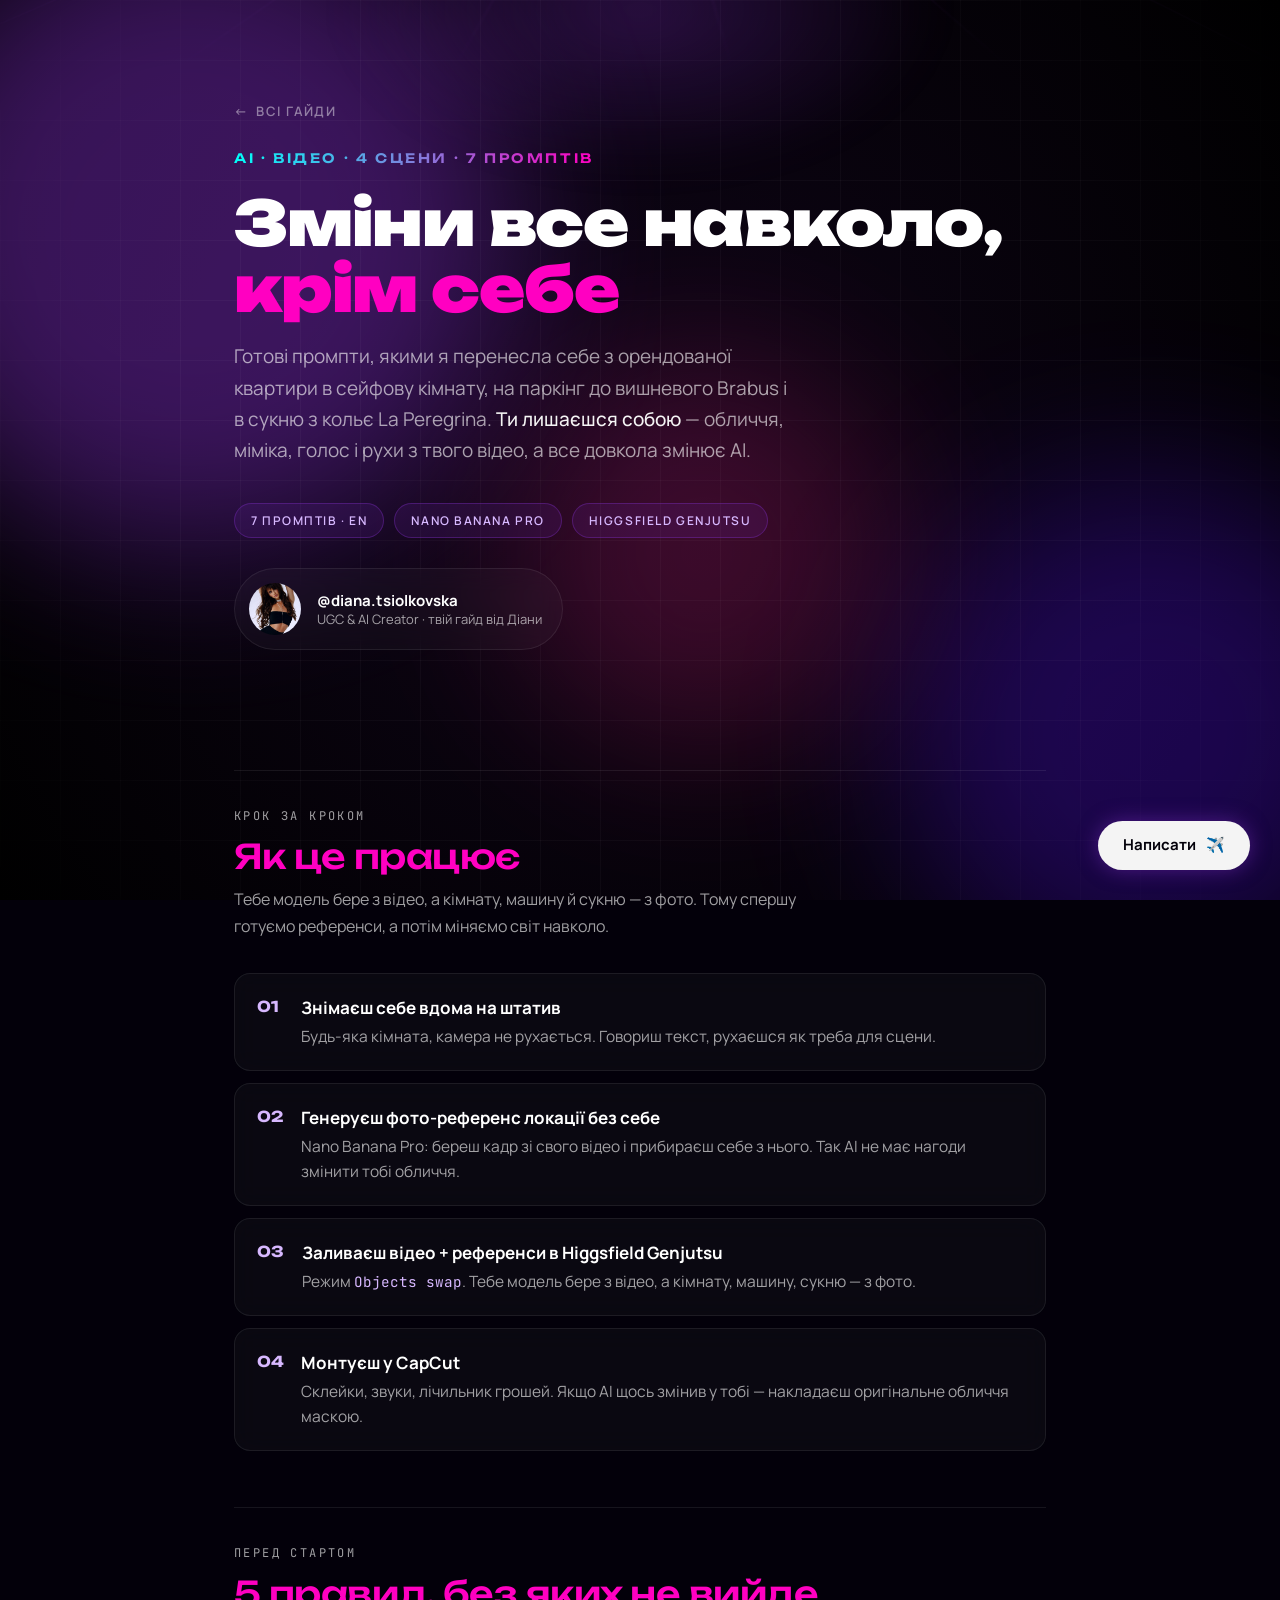
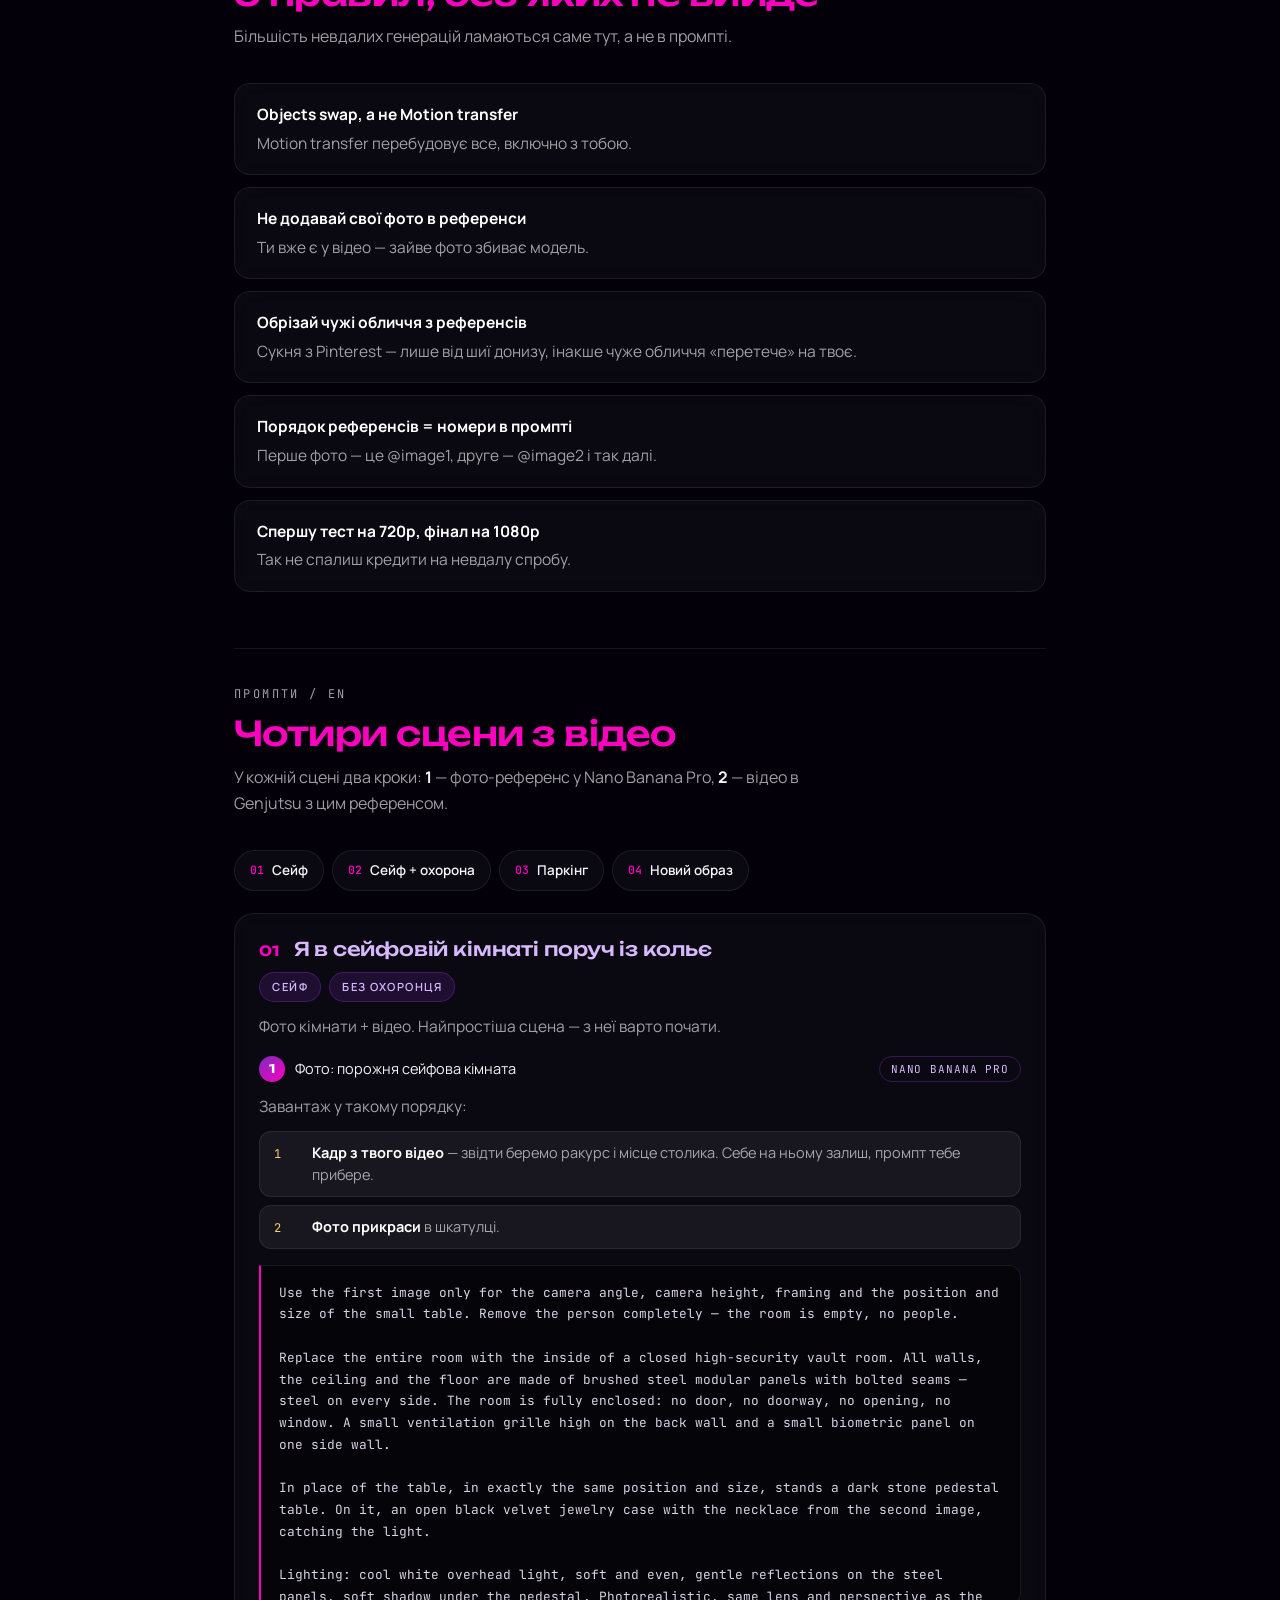
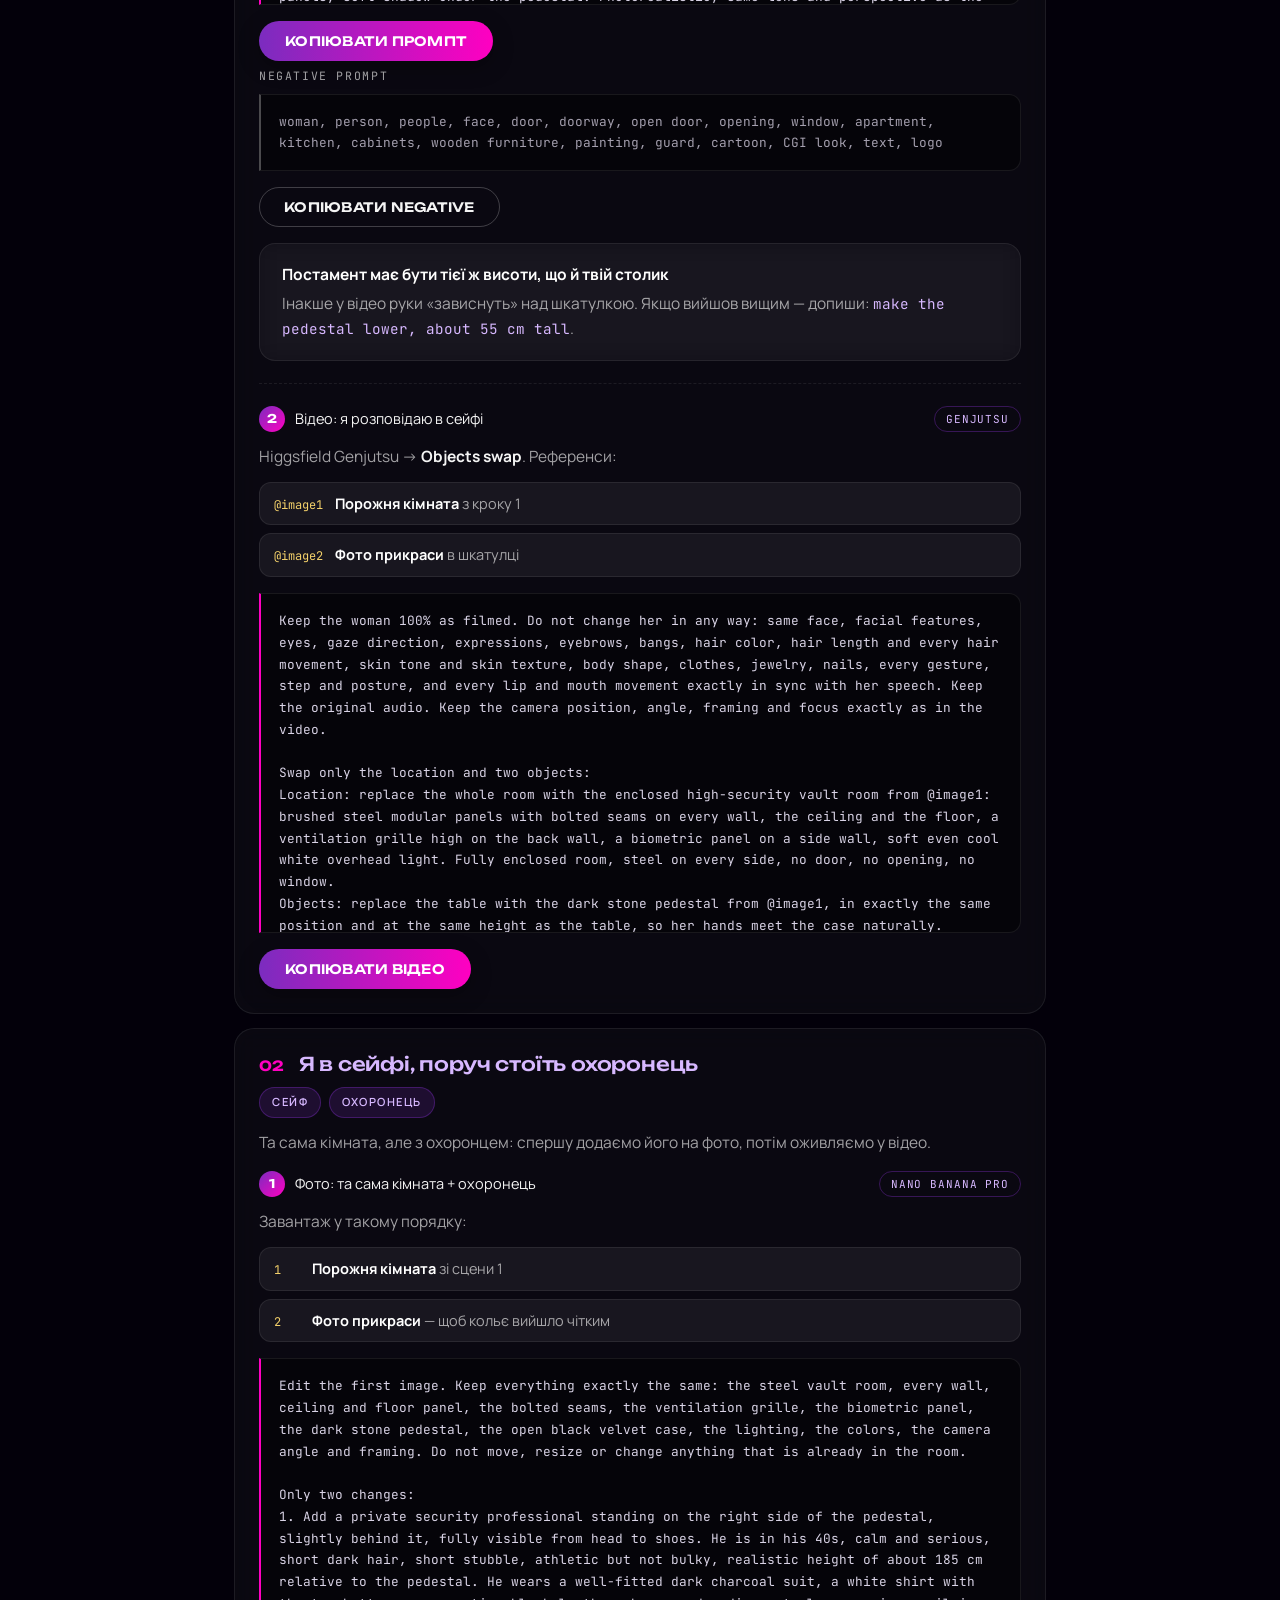
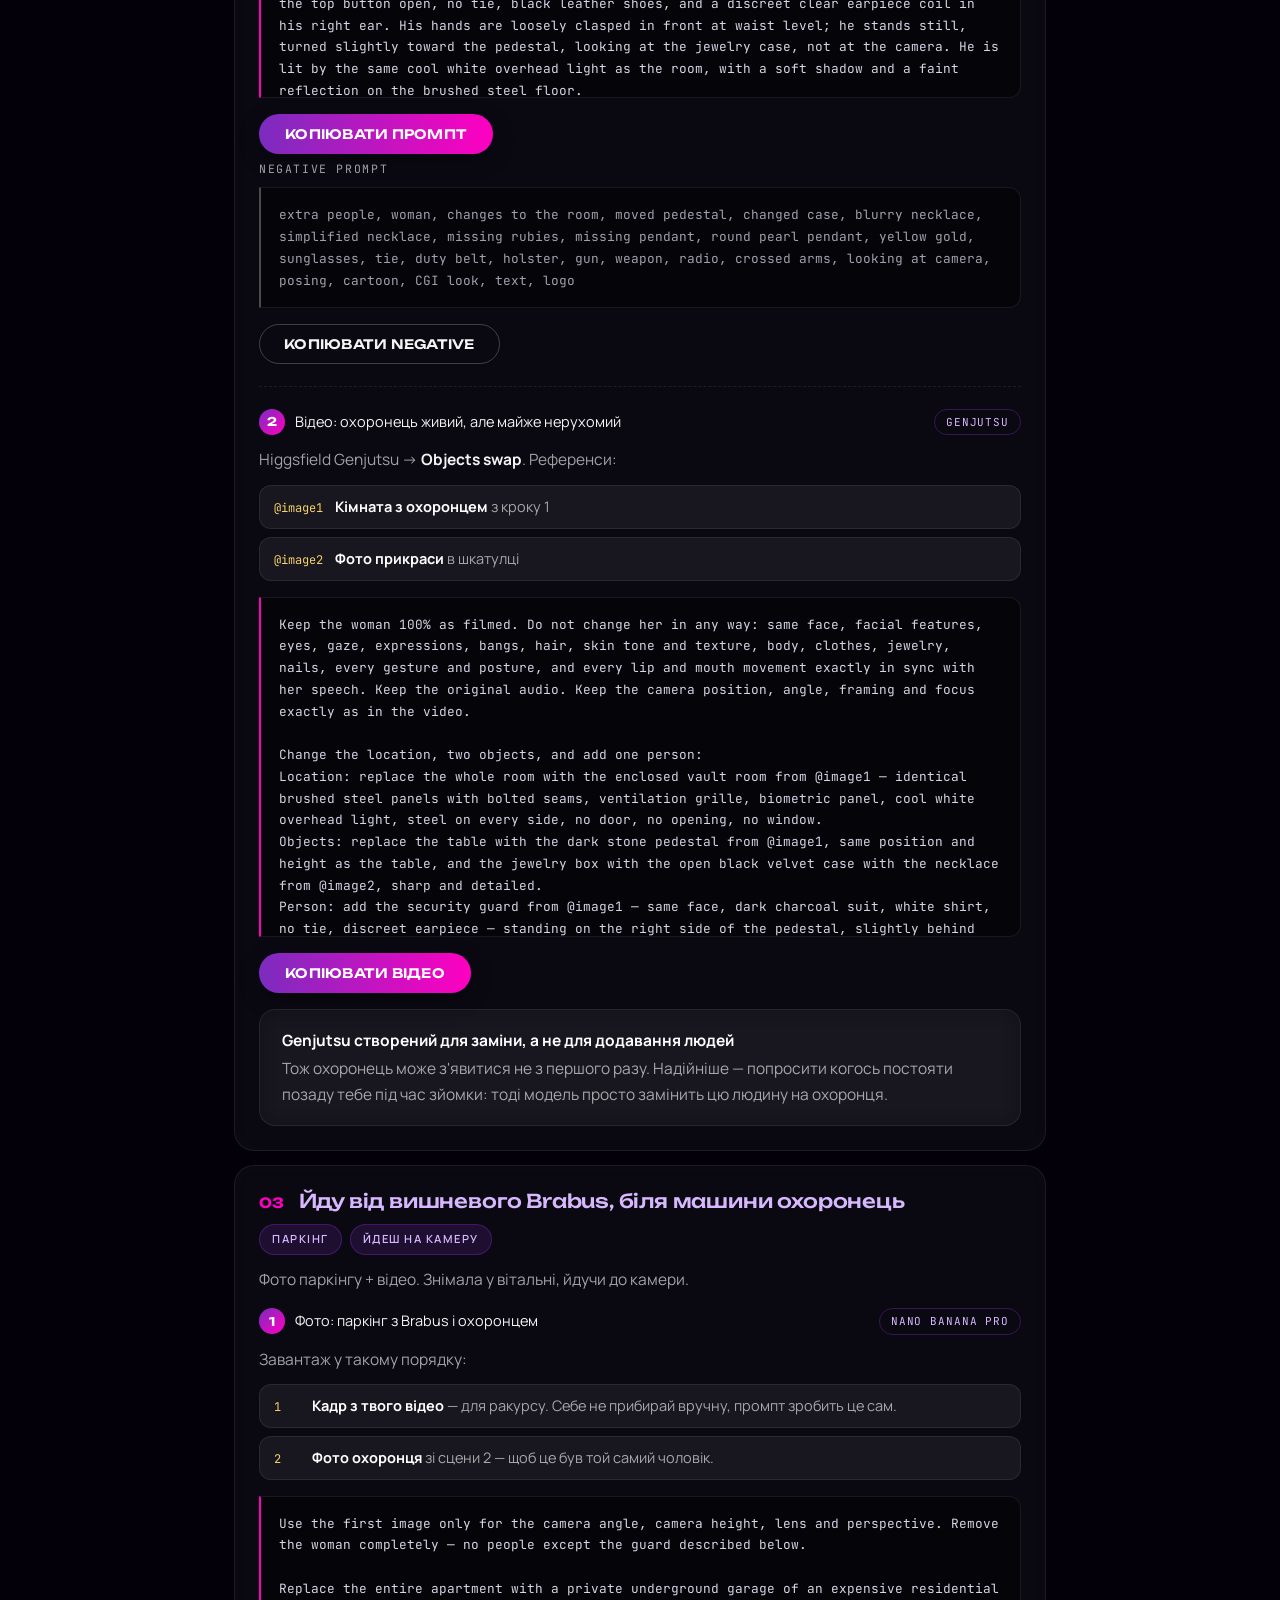
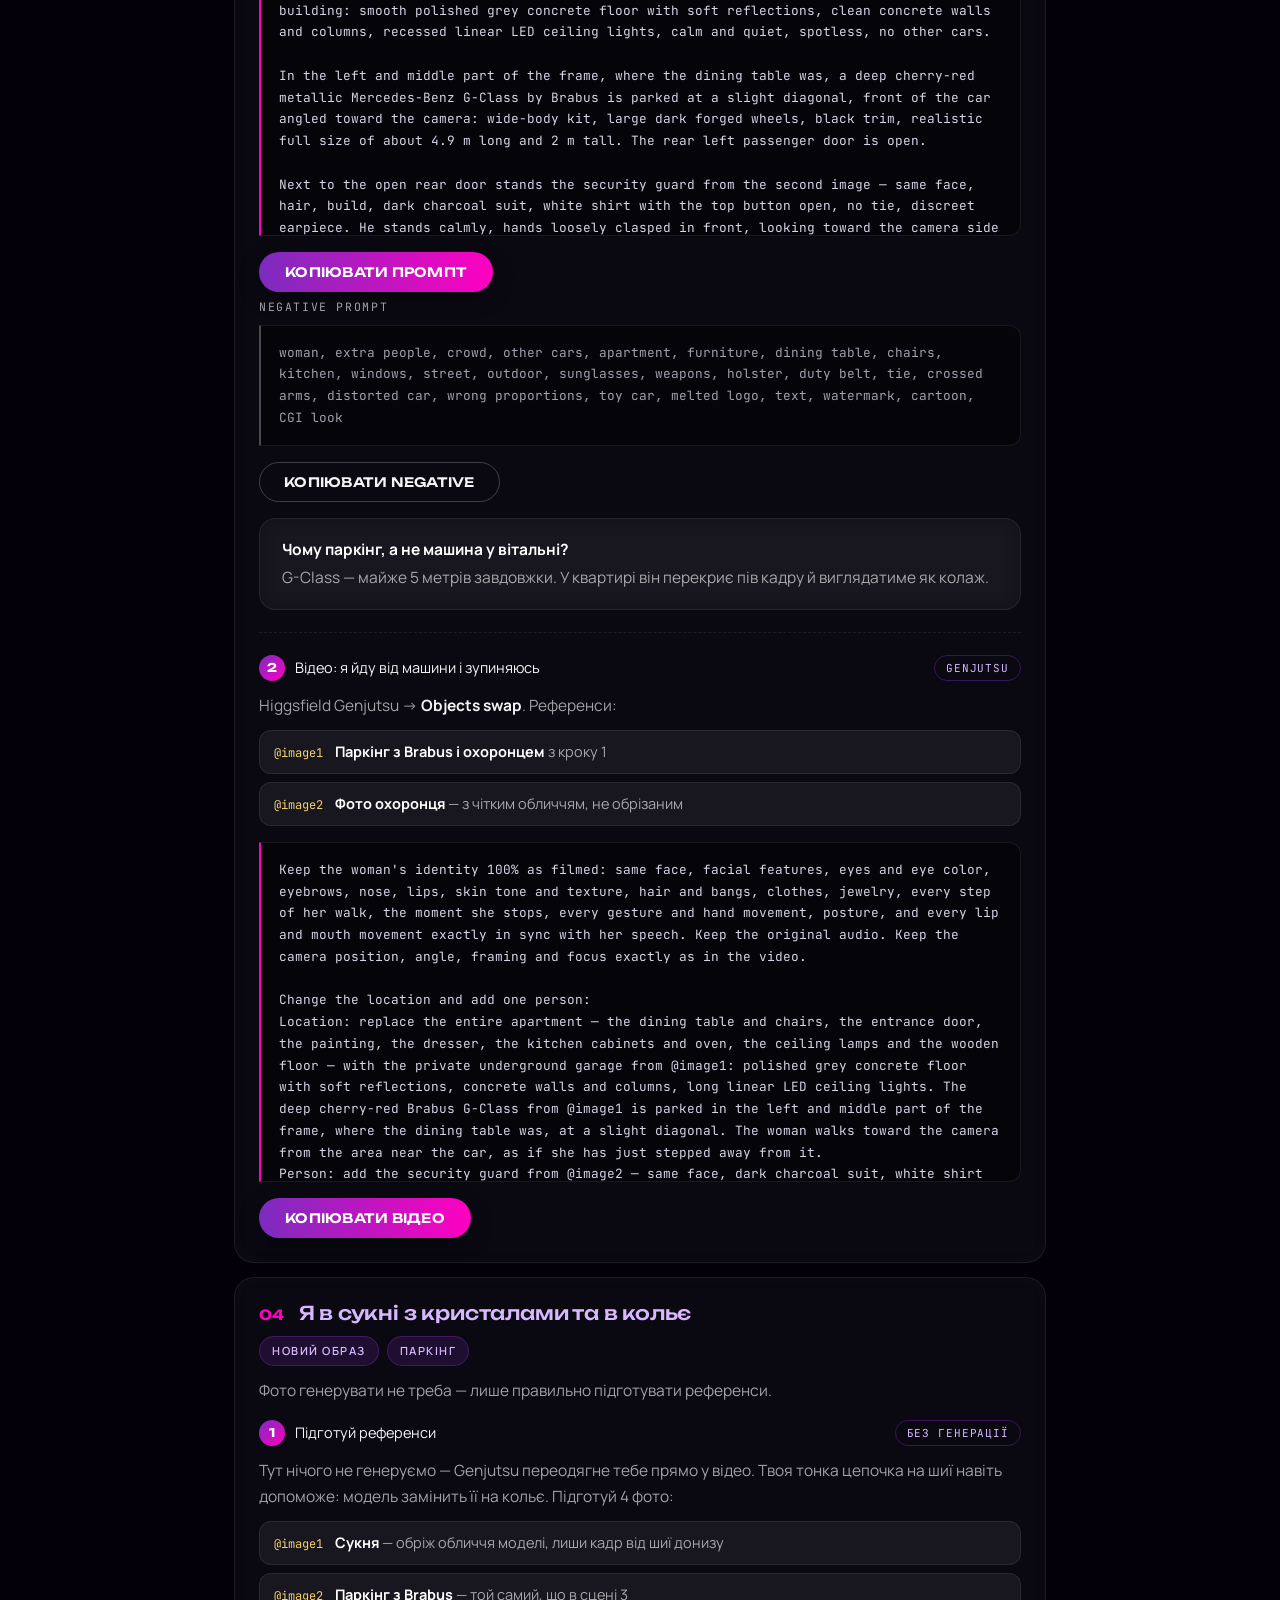
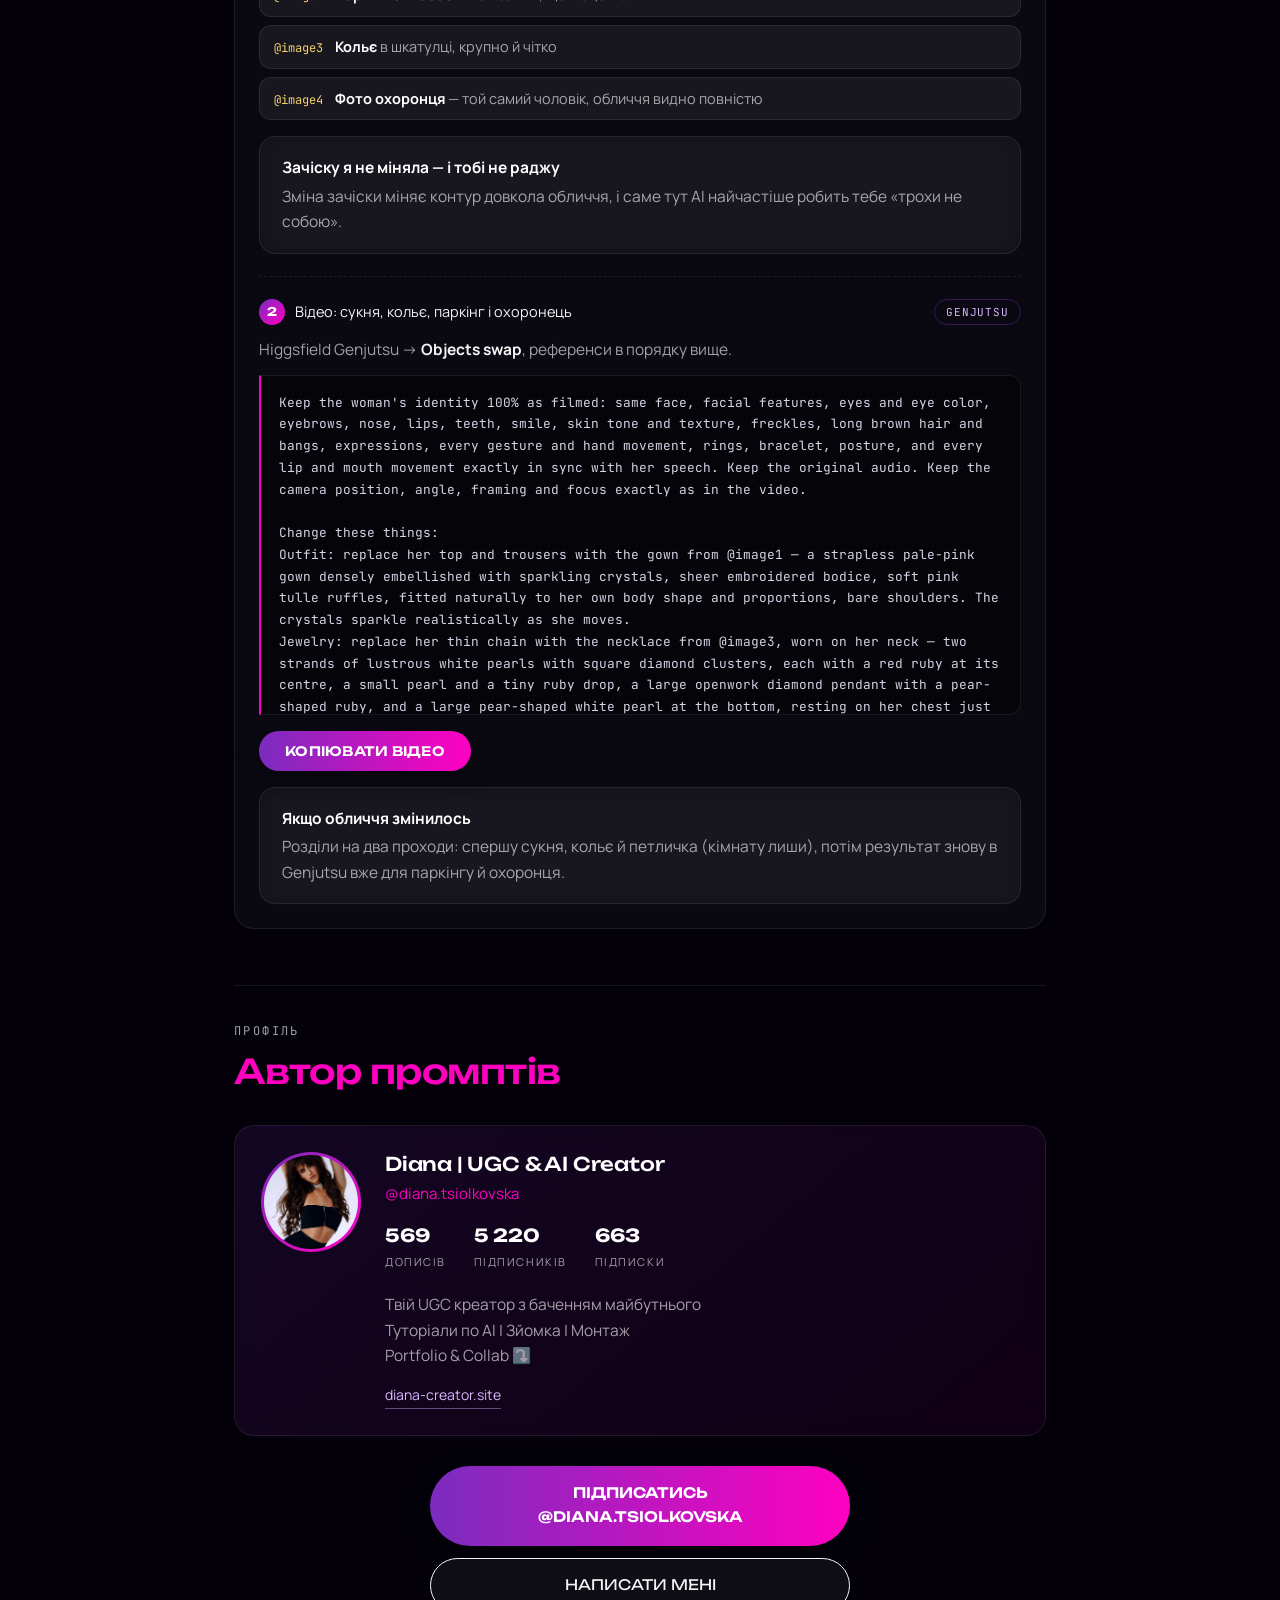
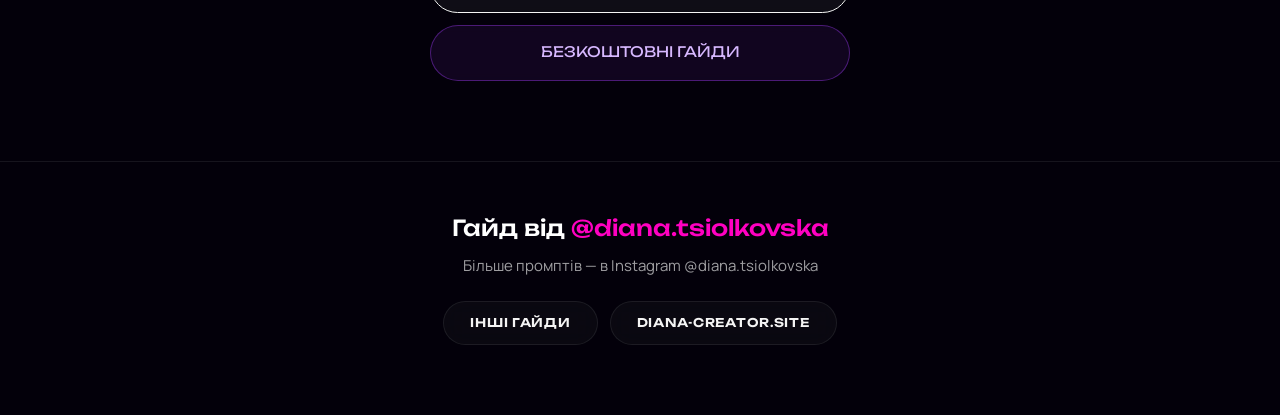
<file: guides/perlyna/index.html>
<!DOCTYPE html>
<html lang="uk">
<head>
<meta charset="UTF-8">
<meta name="viewport" content="width=device-width, initial-scale=1, viewport-fit=cover">
<title>Зміни все навколо, крім себе: AI-відео в Genjutsu | Diana Tsiolkovska</title>
<meta name="description" content="Промпти для Nano Banana Pro і Higgsfield Genjutsu: сейфова кімната з кольє, паркінг з вишневим Brabus, охоронець і новий образ. Твоє обличчя, голос і рухи лишаються справжніми.">
<link rel="canonical" href="https://diana-creator.site/guides/perlyna/">
<meta name="theme-color" content="#03000a">

<meta property="og:type" content="article">
<meta property="og:url" content="https://diana-creator.site/guides/perlyna/">
<meta property="og:title" content="Зміни все навколо, крім себе">
<meta property="og:description" content="4 сцени і 7 промптів для Nano Banana Pro та Higgsfield Genjutsu: сейф, паркінг з Brabus, охоронець і сукня з кольє.">
<meta property="og:image" content="https://diana-creator.site/assets/me.png">
<meta property="og:locale" content="uk_UA">
<meta property="og:site_name" content="Diana Tsiolkovska">

<meta name="twitter:card" content="summary_large_image">
<meta name="twitter:title" content="Зміни все навколо, крім себе">
<meta name="twitter:description" content="4 сцени і 7 промптів для Nano Banana Pro та Higgsfield Genjutsu: сейф, паркінг з Brabus, охоронець і сукня з кольє.">
<meta name="twitter:image" content="https://diana-creator.site/assets/me.png">

<link rel="icon" href="../../assets/favicon.ico" type="image/x-icon">
<link rel="icon" href="../../assets/me.png" type="image/png" sizes="32x32">
<link rel="apple-touch-icon" href="../../assets/me.png">

<link rel="preconnect" href="https://fonts.googleapis.com">
<link rel="preconnect" href="https://fonts.gstatic.com" crossorigin>
<link href="https://fonts.googleapis.com/css2?family=Unbounded:wght@300;500;700;900&family=Manrope:wght@400;500;700&family=JetBrains+Mono:wght@400;500&display=swap" rel="stylesheet">

<!-- Relative path so the page also renders when opened straight from disk -->
<link rel="stylesheet" href="../../src/css/guide.css">

<script type="application/ld+json">
{
  "@context": "https://schema.org",
  "@type": "Article",
  "headline": "Зміни все навколо, крім себе: AI-відео в Higgsfield Genjutsu",
  "description": "4 сцени і 7 готових промптів англійською для Nano Banana Pro та Higgsfield Genjutsu: сейфова кімната з кольє, паркінг з Brabus, охоронець і новий образ — а обличчя, голос і рухи лишаються з твого відео.",
  "url": "https://diana-creator.site/guides/perlyna/",
  "inLanguage": "uk",
  "image": "https://diana-creator.site/assets/me.png",
  "author": {
    "@type": "Person",
    "name": "Diana Tsiolkovska",
    "jobTitle": "UGC & AI Creator",
    "url": "https://diana-creator.site/"
  },
  "publisher": {
    "@type": "Person",
    "name": "Diana Tsiolkovska",
    "url": "https://diana-creator.site/"
  },
  "isPartOf": {
    "@type": "CollectionPage",
    "name": "Безкоштовні AI-гайди",
    "url": "https://diana-creator.site/guides/"
  }
}
</script>
</head>
<body>

<div class="global-background">
  <div class="gradient-orb orb-1"></div>
  <div class="gradient-orb orb-2"></div>
  <div class="gradient-orb orb-3"></div>
  <div class="grid-overlay"></div>
</div>

<a href="https://ig.me/m/diana.tsiolkovska"
   target="_blank" rel="noopener noreferrer"
   class="floating-cta"
   aria-label="Написати в Instagram Direct">
  <span>Написати</span>
  <span aria-hidden="true">✈️</span>
</a>

<header class="hero">
  <div class="ceiling"><div class="ceiling__glow"></div><div class="ceiling__grid"></div></div>
  <div class="wrap hero__inner">
    <a class="backlink" href="../"><span aria-hidden="true">←</span> Всі гайди</a>
    <p class="eyebrow">AI · Відео · 4 сцени · 7 промптів</p>
    <h1>Зміни все навколо,<br><span class="accent">крім себе</span></h1>
    <p class="lede">
      Готові промпти, якими я перенесла себе з орендованої квартири в сейфову кімнату, на паркінг
      до вишневого Brabus і в сукню з кольє La Peregrina. <strong>Ти лишаєшся собою</strong> — обличчя,
      міміка, голос і рухи з твого відео, а все довкола змінює AI.
    </p>
    <ul class="chips">
      <li>7 промптів · EN</li>
      <li>Nano Banana Pro</li>
      <li>Higgsfield Genjutsu</li>
    </ul>

    <div class="author">
      <img src="../../assets/me.png" alt="Diana Tsiolkovska" width="52" height="52" loading="lazy">
      <div>
        <div class="author__name">@diana.tsiolkovska</div>
        <div class="author__role">UGC &amp; AI Creator · твій гайд від Діани</div>
      </div>
    </div>
  </div>
</header>

<main class="wrap">

  <section>
    <div class="sect-head">
      <span class="sect-num">Крок за кроком</span>
      <h2>Як це працює</h2>
      <p class="sect-sub">Тебе модель бере з відео, а кімнату, машину й сукню — з фото. Тому спершу готуємо референси, а потім міняємо світ навколо.</p>
    </div>

    <div class="steps">
      <div class="step">
        <span class="step__n">01</span>
        <div>
          <span class="step__t">Знімаєш себе вдома на штатив</span>
          <p>Будь-яка кімната, камера не рухається. Говориш текст, рухаєшся як треба для сцени.</p>
        </div>
      </div>
      <div class="step">
        <span class="step__n">02</span>
        <div>
          <span class="step__t">Генеруєш фото-референс локації без себе</span>
          <p>Nano Banana Pro: береш кадр зі свого відео і прибираєш себе з нього. Так AI не має нагоди змінити тобі обличчя.</p>
        </div>
      </div>
      <div class="step">
        <span class="step__n">03</span>
        <div>
          <span class="step__t">Заливаєш відео + референси в Higgsfield Genjutsu</span>
          <p>Режим <i>Objects swap</i>. Тебе модель бере з відео, а кімнату, машину, сукню — з фото.</p>
        </div>
      </div>
      <div class="step">
        <span class="step__n">04</span>
        <div>
          <span class="step__t">Монтуєш у CapCut</span>
          <p>Склейки, звуки, лічильник грошей. Якщо AI щось змінив у тобі — накладаєш оригінальне обличчя маскою.</p>
        </div>
      </div>
    </div>
  </section>

  <section>
    <div class="sect-head">
      <span class="sect-num">Перед стартом</span>
      <h2>5 правил, без яких не вийде</h2>
      <p class="sect-sub">Більшість невдалих генерацій ламаються саме тут, а не в промпті.</p>
    </div>

    <div class="tips">
      <div class="tip"><b>Objects swap, а не Motion transfer</b>Motion transfer перебудовує все, включно з тобою.</div>
      <div class="tip"><b>Не додавай свої фото в референси</b>Ти вже є у відео — зайве фото збиває модель.</div>
      <div class="tip"><b>Обрізай чужі обличчя з референсів</b>Сукня з Pinterest — лише від шиї донизу, інакше чуже обличчя «перетече» на твоє.</div>
      <div class="tip"><b>Порядок референсів = номери в промпті</b>Перше фото — це @image1, друге — @image2 і так далі.</div>
      <div class="tip"><b>Спершу тест на 720p, фінал на 1080p</b>Так не спалиш кредити на невдалу спробу.</div>
    </div>
  </section>

  <section>
    <div class="sect-head">
      <span class="sect-num">Промпти / EN</span>
      <h2>Чотири сцени з відео</h2>
      <p class="sect-sub">У кожній сцені два кроки: <b>1</b> — фото-референс у Nano Banana Pro, <b>2</b> — відео в Genjutsu з цим референсом.</p>
    </div>

    <nav class="jump" aria-label="Сцени">
      <a href="#vault"><b>01</b>Сейф</a>
      <a href="#guard"><b>02</b>Сейф + охорона</a>
      <a href="#parking"><b>03</b>Паркінг</a>
      <a href="#gown"><b>04</b>Новий образ</a>
    </nav>

    <div class="cards">

      <article class="card" id="vault">
        <div class="card__top"><span class="card__n">01</span><h3>Я в сейфовій кімнаті поруч із кольє</h3></div>
        <div class="card__tags"><span class="guide-tag">Сейф</span><span class="guide-tag">Без охоронця</span></div>
        <p class="card__desc">Фото кімнати + відео. Найпростіша сцена — з неї варто почати.</p>

        <div class="prompt">
          <div class="prompt__label"><span class="prompt__step">1</span><span class="prompt__text">Фото: порожня сейфова кімната</span><span class="prompt__tool">Nano Banana Pro</span></div>
          <p class="prompt__lead">Завантаж у такому порядку:</p>
          <ol class="refs">
            <li><code>1</code><span><b>Кадр з твого відео</b> — звідти беремо ракурс і місце столика. Себе на ньому залиш, промпт тебе прибере.</span></li>
            <li><code>2</code><span><b>Фото прикраси</b> в шкатулці.</span></li>
          </ol>
<pre class="design design--long">Use the first image only for the camera angle, camera height, framing and the position and size of the small table. Remove the person completely — the room is empty, no people.

Replace the entire room with the inside of a closed high-security vault room. All walls, the ceiling and the floor are made of brushed steel modular panels with bolted seams — steel on every side. The room is fully enclosed: no door, no doorway, no opening, no window. A small ventilation grille high on the back wall and a small biometric panel on one side wall.

In place of the table, in exactly the same position and size, stands a dark stone pedestal table. On it, an open black velvet jewelry case with the necklace from the second image, catching the light.

Lighting: cool white overhead light, soft and even, gentle reflections on the steel panels, soft shadow under the pedestal. Photorealistic, same lens and perspective as the first image, quiet and expensive mood.</pre>
          <div class="card__foot">
            <button class="copy" type="button">Копіювати промпт</button>
          </div>
          <span class="prompt__sub">Negative prompt</span>
<pre class="design design--neg">woman, person, people, face, door, doorway, open door, opening, window, apartment, kitchen, cabinets, wooden furniture, painting, guard, cartoon, CGI look, text, logo</pre>
          <div class="card__foot">
            <button class="copy copy--ghost" type="button">Копіювати negative</button>
          </div>
          <div class="tip"><b>Постамент має бути тієї ж висоти, що й твій столик</b>Інакше у відео руки «зависнуть» над шкатулкою. Якщо вийшов вищим — допиши: <i>make the pedestal lower, about 55 cm tall</i>.</div>
        </div>

        <div class="prompt">
          <div class="prompt__label"><span class="prompt__step">2</span><span class="prompt__text">Відео: я розповідаю в сейфі</span><span class="prompt__tool">Genjutsu</span></div>
          <p class="prompt__lead">Higgsfield Genjutsu → <b>Objects swap</b>. Референси:</p>
          <ol class="refs">
            <li><code>@image1</code><span><b>Порожня кімната</b> з кроку 1</span></li>
            <li><code>@image2</code><span><b>Фото прикраси</b> в шкатулці</span></li>
          </ol>
<pre class="design design--long">Keep the woman 100% as filmed. Do not change her in any way: same face, facial features, eyes, gaze direction, expressions, eyebrows, bangs, hair color, hair length and every hair movement, skin tone and skin texture, body shape, clothes, jewelry, nails, every gesture, step and posture, and every lip and mouth movement exactly in sync with her speech. Keep the original audio. Keep the camera position, angle, framing and focus exactly as in the video.

Swap only the location and two objects:
Location: replace the whole room with the enclosed high-security vault room from @image1: brushed steel modular panels with bolted seams on every wall, the ceiling and the floor, a ventilation grille high on the back wall, a biometric panel on a side wall, soft even cool white overhead light. Fully enclosed room, steel on every side, no door, no opening, no window.
Objects: replace the table with the dark stone pedestal from @image1, in exactly the same position and at the same height as the table, so her hands meet the case naturally. Replace the jewelry box with the open black velvet case with the necklace from @image2, same position and size.

Make it look like real footage filmed inside this vault: her shadow falls softly on the steel floor, a faint soft reflection of her on the brushed steel floor, subtle cool reflections of the steel on her skin while her natural skin tone stays warm and realistic. No other changes, no extra people, no text.</pre>
          <div class="card__foot">
            <button class="copy" type="button">Копіювати відео</button>
          </div>
        </div>
      </article>

      <article class="card" id="guard">
        <div class="card__top"><span class="card__n">02</span><h3>Я в сейфі, поруч стоїть охоронець</h3></div>
        <div class="card__tags"><span class="guide-tag">Сейф</span><span class="guide-tag">Охоронець</span></div>
        <p class="card__desc">Та сама кімната, але з охоронцем: спершу додаємо його на фото, потім оживляємо у відео.</p>

        <div class="prompt">
          <div class="prompt__label"><span class="prompt__step">1</span><span class="prompt__text">Фото: та сама кімната + охоронець</span><span class="prompt__tool">Nano Banana Pro</span></div>
          <p class="prompt__lead">Завантаж у такому порядку:</p>
          <ol class="refs">
            <li><code>1</code><span><b>Порожня кімната</b> зі сцени 1</span></li>
            <li><code>2</code><span><b>Фото прикраси</b> — щоб кольє вийшло чітким</span></li>
          </ol>
<pre class="design design--long">Edit the first image. Keep everything exactly the same: the steel vault room, every wall, ceiling and floor panel, the bolted seams, the ventilation grille, the biometric panel, the dark stone pedestal, the open black velvet case, the lighting, the colors, the camera angle and framing. Do not move, resize or change anything that is already in the room.

Only two changes:
1. Add a private security professional standing on the right side of the pedestal, slightly behind it, fully visible from head to shoes. He is in his 40s, calm and serious, short dark hair, short stubble, athletic but not bulky, realistic height of about 185 cm relative to the pedestal. He wears a well-fitted dark charcoal suit, a white shirt with the top button open, no tie, black leather shoes, and a discreet clear earpiece coil in his right ear. His hands are loosely clasped in front at waist level; he stands still, turned slightly toward the pedestal, looking at the jewelry case, not at the camera. He is lit by the same cool white overhead light as the room, with a soft shadow and a faint reflection on the brushed steel floor.
2. Make the necklace in the case perfectly sharp and detailed, exactly matching the second image: two strands of lustrous white pearls with square diamond clusters, each with a red ruby at its centre; below them a small pearl and a tiny ruby drop, a large openwork diamond pendant with a pear-shaped ruby in the centre, and at the bottom one large pear-shaped white pearl. Crisp diamond sparkle, clear ruby color, soft pearl lustre, in sharp focus.

Photorealistic, understated, a real private security professional, not a movie bodyguard.</pre>
          <div class="card__foot">
            <button class="copy" type="button">Копіювати промпт</button>
          </div>
          <span class="prompt__sub">Negative prompt</span>
<pre class="design design--neg">extra people, woman, changes to the room, moved pedestal, changed case, blurry necklace, simplified necklace, missing rubies, missing pendant, round pearl pendant, yellow gold, sunglasses, tie, duty belt, holster, gun, weapon, radio, crossed arms, looking at camera, posing, cartoon, CGI look, text, logo</pre>
          <div class="card__foot">
            <button class="copy copy--ghost" type="button">Копіювати negative</button>
          </div>
        </div>

        <div class="prompt">
          <div class="prompt__label"><span class="prompt__step">2</span><span class="prompt__text">Відео: охоронець живий, але майже нерухомий</span><span class="prompt__tool">Genjutsu</span></div>
          <p class="prompt__lead">Higgsfield Genjutsu → <b>Objects swap</b>. Референси:</p>
          <ol class="refs">
            <li><code>@image1</code><span><b>Кімната з охоронцем</b> з кроку 1</span></li>
            <li><code>@image2</code><span><b>Фото прикраси</b> в шкатулці</span></li>
          </ol>
<pre class="design design--long">Keep the woman 100% as filmed. Do not change her in any way: same face, facial features, eyes, gaze, expressions, bangs, hair, skin tone and texture, body, clothes, jewelry, nails, every gesture and posture, and every lip and mouth movement exactly in sync with her speech. Keep the original audio. Keep the camera position, angle, framing and focus exactly as in the video.

Change the location, two objects, and add one person:
Location: replace the whole room with the enclosed vault room from @image1 — identical brushed steel panels with bolted seams, ventilation grille, biometric panel, cool white overhead light, steel on every side, no door, no opening, no window.
Objects: replace the table with the dark stone pedestal from @image1, same position and height as the table, and the jewelry box with the open black velvet case with the necklace from @image2, sharp and detailed.
Person: add the security guard from @image1 — same face, dark charcoal suit, white shirt, no tie, discreet earpiece — standing on the right side of the pedestal, slightly behind it, exactly as in @image1. He is present from the very first frame to the last.

The guard moves naturally, like a real person on duty, calm and restrained: slow natural breathing, a calm blink, a slight shift of weight from one foot to the other, a small adjustment of his hands clasped in front. At about 2 seconds he slowly turns his head and gives the camera one short, calm, neutral glance — about half a second, no smile, no expression change, as if simply checking — then turns his eyes back to the jewelry case and stays still until the end. He never reacts to the woman and never gestures. Real footage look: soft shadows of both people on the steel floor, faint reflections on the brushed steel, natural skin tones. No other changes, no extra people, no text.</pre>
          <div class="card__foot">
            <button class="copy" type="button">Копіювати відео</button>
          </div>
          <div class="tip"><b>Genjutsu створений для заміни, а не для додавання людей</b>Тож охоронець може з'явитися не з першого разу. Надійніше — попросити когось постояти позаду тебе під час зйомки: тоді модель просто замінить цю людину на охоронця.</div>
        </div>
      </article>

      <article class="card" id="parking">
        <div class="card__top"><span class="card__n">03</span><h3>Йду від вишневого Brabus, біля машини охоронець</h3></div>
        <div class="card__tags"><span class="guide-tag">Паркінг</span><span class="guide-tag">Йдеш на камеру</span></div>
        <p class="card__desc">Фото паркінгу + відео. Знімала у вітальні, йдучи до камери.</p>

        <div class="prompt">
          <div class="prompt__label"><span class="prompt__step">1</span><span class="prompt__text">Фото: паркінг з Brabus і охоронцем</span><span class="prompt__tool">Nano Banana Pro</span></div>
          <p class="prompt__lead">Завантаж у такому порядку:</p>
          <ol class="refs">
            <li><code>1</code><span><b>Кадр з твого відео</b> — для ракурсу. Себе не прибирай вручну, промпт зробить це сам.</span></li>
            <li><code>2</code><span><b>Фото охоронця</b> зі сцени 2 — щоб це був той самий чоловік.</span></li>
          </ol>
<pre class="design design--long">Use the first image only for the camera angle, camera height, lens and perspective. Remove the woman completely — no people except the guard described below.

Replace the entire apartment with a private underground garage of an expensive residential building: smooth polished grey concrete floor with soft reflections, clean concrete walls and columns, recessed linear LED ceiling lights, calm and quiet, spotless, no other cars.

In the left and middle part of the frame, where the dining table was, a deep cherry-red metallic Mercedes-Benz G-Class by Brabus is parked at a slight diagonal, front of the car angled toward the camera: wide-body kit, large dark forged wheels, black trim, realistic full size of about 4.9 m long and 2 m tall. The rear left passenger door is open.

Next to the open rear door stands the security guard from the second image — same face, hair, build, dark charcoal suit, white shirt with the top button open, no tie, discreet earpiece. He stands calmly, hands loosely clasped in front, looking toward the camera side of the garage as if watching the surroundings, not posing.

The right half of the frame stays open, empty concrete floor leading from the car toward the camera — free space for a person to walk. Lighting: soft cool-neutral LED light, gentle reflections on the car paint and the floor, realistic shadows under the car and the guard. Photorealistic, same lens and perspective as the first image, understated luxury.</pre>
          <div class="card__foot">
            <button class="copy" type="button">Копіювати промпт</button>
          </div>
          <span class="prompt__sub">Negative prompt</span>
<pre class="design design--neg">woman, extra people, crowd, other cars, apartment, furniture, dining table, chairs, kitchen, windows, street, outdoor, sunglasses, weapons, holster, duty belt, tie, crossed arms, distorted car, wrong proportions, toy car, melted logo, text, watermark, cartoon, CGI look</pre>
          <div class="card__foot">
            <button class="copy copy--ghost" type="button">Копіювати negative</button>
          </div>
          <div class="tip"><b>Чому паркінг, а не машина у вітальні?</b>G-Class — майже 5 метрів завдовжки. У квартирі він перекриє пів кадру й виглядатиме як колаж.</div>
        </div>

        <div class="prompt">
          <div class="prompt__label"><span class="prompt__step">2</span><span class="prompt__text">Відео: я йду від машини і зупиняюсь</span><span class="prompt__tool">Genjutsu</span></div>
          <p class="prompt__lead">Higgsfield Genjutsu → <b>Objects swap</b>. Референси:</p>
          <ol class="refs">
            <li><code>@image1</code><span><b>Паркінг з Brabus і охоронцем</b> з кроку 1</span></li>
            <li><code>@image2</code><span><b>Фото охоронця</b> — з чітким обличчям, не обрізаним</span></li>
          </ol>
<pre class="design design--long">Keep the woman's identity 100% as filmed: same face, facial features, eyes and eye color, eyebrows, nose, lips, skin tone and texture, hair and bangs, clothes, jewelry, every step of her walk, the moment she stops, every gesture and hand movement, posture, and every lip and mouth movement exactly in sync with her speech. Keep the original audio. Keep the camera position, angle, framing and focus exactly as in the video.

Change the location and add one person:
Location: replace the entire apartment — the dining table and chairs, the entrance door, the painting, the dresser, the kitchen cabinets and oven, the ceiling lamps and the wooden floor — with the private underground garage from @image1: polished grey concrete floor with soft reflections, concrete walls and columns, long linear LED ceiling lights. The deep cherry-red Brabus G-Class from @image1 is parked in the left and middle part of the frame, where the dining table was, at a slight diagonal. The woman walks toward the camera from the area near the car, as if she has just stepped away from it.
Person: add the security guard from @image2 — same face, dark charcoal suit, white shirt with the top button open, no tie, discreet earpiece — standing next to the car's rear door, in the same place as the man in @image1. He is present from the first frame to the last and does not walk.

The guard moves naturally, like a real person on duty: calm breathing, shifting his weight from one foot to the other, slowly turning his head to scan the garage — to the left, to the right, toward the entrance — occasionally glancing at the woman, once lightly touching his earpiece, once adjusting his cuff. His movements are unhurried and restrained. He never poses and never looks into the camera for long.

Real footage look: the woman's reflection and soft shadow move with her on the polished concrete floor; cool-neutral LED light on her skin while her skin tone stays natural and warm; realistic reflections of the lights on the car paint. No other changes, no extra people, no text.</pre>
          <div class="card__foot">
            <button class="copy" type="button">Копіювати відео</button>
          </div>
        </div>
      </article>

      <article class="card" id="gown">
        <div class="card__top"><span class="card__n">04</span><h3>Я в сукні з кристалами та в кольє</h3></div>
        <div class="card__tags"><span class="guide-tag">Новий образ</span><span class="guide-tag">Паркінг</span></div>
        <p class="card__desc">Фото генерувати не треба — лише правильно підготувати референси.</p>

        <div class="prompt">
          <div class="prompt__label"><span class="prompt__step">1</span><span class="prompt__text">Підготуй референси</span><span class="prompt__tool">Без генерації</span></div>
          <p class="prompt__lead">Тут нічого не генеруємо — Genjutsu переодягне тебе прямо у відео. Твоя тонка цепочка на шиї навіть допоможе: модель замінить її на кольє. Підготуй 4 фото:</p>
          <ol class="refs">
            <li><code>@image1</code><span><b>Сукня</b> — обріж обличчя моделі, лиши кадр від шиї донизу</span></li>
            <li><code>@image2</code><span><b>Паркінг з Brabus</b> — той самий, що в сцені 3</span></li>
            <li><code>@image3</code><span><b>Кольє</b> в шкатулці, крупно й чітко</span></li>
            <li><code>@image4</code><span><b>Фото охоронця</b> — той самий чоловік, обличчя видно повністю</span></li>
          </ol>
          <div class="tip"><b>Зачіску я не міняла — і тобі не раджу</b>Зміна зачіски міняє контур довкола обличчя, і саме тут AI найчастіше робить тебе «трохи не собою».</div>
        </div>

        <div class="prompt">
          <div class="prompt__label"><span class="prompt__step">2</span><span class="prompt__text">Відео: сукня, кольє, паркінг і охоронець</span><span class="prompt__tool">Genjutsu</span></div>
          <p class="prompt__lead">Higgsfield Genjutsu → <b>Objects swap</b>, референси в порядку вище.</p>
<pre class="design design--long">Keep the woman's identity 100% as filmed: same face, facial features, eyes and eye color, eyebrows, nose, lips, teeth, smile, skin tone and texture, freckles, long brown hair and bangs, expressions, every gesture and hand movement, rings, bracelet, posture, and every lip and mouth movement exactly in sync with her speech. Keep the original audio. Keep the camera position, angle, framing and focus exactly as in the video.

Change these things:
Outfit: replace her top and trousers with the gown from @image1 — a strapless pale-pink gown densely embellished with sparkling crystals, sheer embroidered bodice, soft pink tulle ruffles, fitted naturally to her own body shape and proportions, bare shoulders. The crystals sparkle realistically as she moves.
Jewelry: replace her thin chain with the necklace from @image3, worn on her neck — two strands of lustrous white pearls with square diamond clusters, each with a red ruby at its centre, a small pearl and a tiny ruby drop, a large openwork diamond pendant with a pear-shaped ruby, and a large pear-shaped white pearl at the bottom, resting on her chest just above the neckline of the gown. Sharp, detailed, catching the light, moving naturally with her body. Her hair stays as filmed, except that the front strands fall slightly behind her shoulders so the necklace is fully visible.
Remove the small black clip-on microphone.
Location: replace the room with the private underground garage from @image2 — polished grey concrete floor, concrete walls and columns, long linear LED ceiling lights, and the deep cherry-red Brabus G-Class parked in the background, slightly out of focus, exactly as in @image2.
Person: in the background, next to the car, the security guard from @image4 — same face, dark charcoal suit, white shirt, no tie, discreet earpiece — fully visible beside her, never hidden behind her. He moves naturally, like a real person on duty: calm breathing, shifting his weight, slowly turning his head to scan the garage left and right, once lightly touching his earpiece. He stays by the car, does not walk, and never looks into the camera for long.

Real footage look: cool-neutral LED light on her skin, the gown and the necklace while her skin tone stays natural and warm; soft background blur like a real phone camera; realistic reflections on the car paint. No other changes, no extra people, no text.</pre>
          <div class="card__foot">
            <button class="copy" type="button">Копіювати відео</button>
          </div>
          <div class="tip"><b>Якщо обличчя змінилось</b>Розділи на два проходи: спершу сукня, кольє й петличка (кімнату лиши), потім результат знову в Genjutsu вже для паркінгу й охоронця.</div>
        </div>
      </article>

    </div>
  </section>

  <section>
    <div class="sect-head">
      <span class="sect-num">Профіль</span>
      <h2>Автор промптів</h2>
    </div>

    <div class="profile">
      <div class="profile__avatar">
        <img src="../../assets/me.png" alt="Diana Tsiolkovska" width="100" height="100" loading="lazy">
      </div>
      <div class="profile__body">
        <h3 class="profile__name">Diana | UGC &amp; AI Creator</h3>
        <p class="profile__handle">@diana.tsiolkovska</p>
        <ul class="profile__stats">
          <li><b>569</b><i>дописів</i></li>
          <li><b>5&nbsp;220</b><i>підписників</i></li>
          <li><b>663</b><i>підписки</i></li>
        </ul>
        <p class="profile__bio">
          <span>Твій UGC креатор з баченням майбутнього</span>
          <span>Туторіали по AI | Зйомка | Монтаж</span>
          <span>Portfolio &amp; Collab ⤵️</span>
        </p>
        <a class="profile__link" href="../../">diana-creator.site</a>
      </div>
    </div>

    <div class="cta-stack">
      <a class="btn-cta" href="https://www.instagram.com/diana.tsiolkovska/" target="_blank" rel="noopener noreferrer">Підписатись @diana.tsiolkovska</a>
      <a class="btn-primary" href="https://ig.me/m/diana.tsiolkovska" target="_blank" rel="noopener noreferrer">Написати мені</a>
      <a class="btn-guides" href="../">Безкоштовні гайди</a>
    </div>
  </section>

</main>

<footer>
  <div class="wrap">
    <p class="sign">Гайд від <a href="https://www.instagram.com/diana.tsiolkovska/" target="_blank" rel="noopener noreferrer">@diana.tsiolkovska</a></p>
    <p class="foot-note">Більше промптів — в Instagram @diana.tsiolkovska</p>
    <div class="foot-links">
      <a href="../">Інші гайди</a>
      <a href="../../">diana-creator.site</a>
    </div>
  </div>
</footer>

<script>
(function(){
  function fallback(text, done){
    var ta = document.createElement('textarea');
    ta.value = text;
    ta.setAttribute('readonly','');
    ta.style.cssText = 'position:absolute;left:-9999px;top:0';
    document.body.appendChild(ta);
    ta.select(); ta.setSelectionRange(0, ta.value.length);
    try{ document.execCommand('copy'); done(); }catch(e){}
    document.body.removeChild(ta);
  }
  function copyText(text, btn){
    var done = function(){
      btn.dataset.label = btn.dataset.label || btn.textContent;
      btn.textContent = 'Скопійовано ✓';
      btn.classList.add('done');
      clearTimeout(btn._t);
      btn._t = setTimeout(function(){ btn.textContent = btn.dataset.label; btn.classList.remove('done'); }, 1800);
    };
    if(navigator.clipboard && window.isSecureContext){
      navigator.clipboard.writeText(text).then(done, function(){ fallback(text, done); });
    } else { fallback(text, done); }
  }
  // A step can hold a prompt and a negative prompt — each button copies the block right above it
  document.querySelectorAll('.prompt .copy').forEach(function(btn){
    btn.addEventListener('click', function(){
      var pre = btn.closest('.card__foot').previousElementSibling;
      copyText(pre.textContent.trim(), btn);
    });
  });
})();
</script>
</body>
</html>
</file>
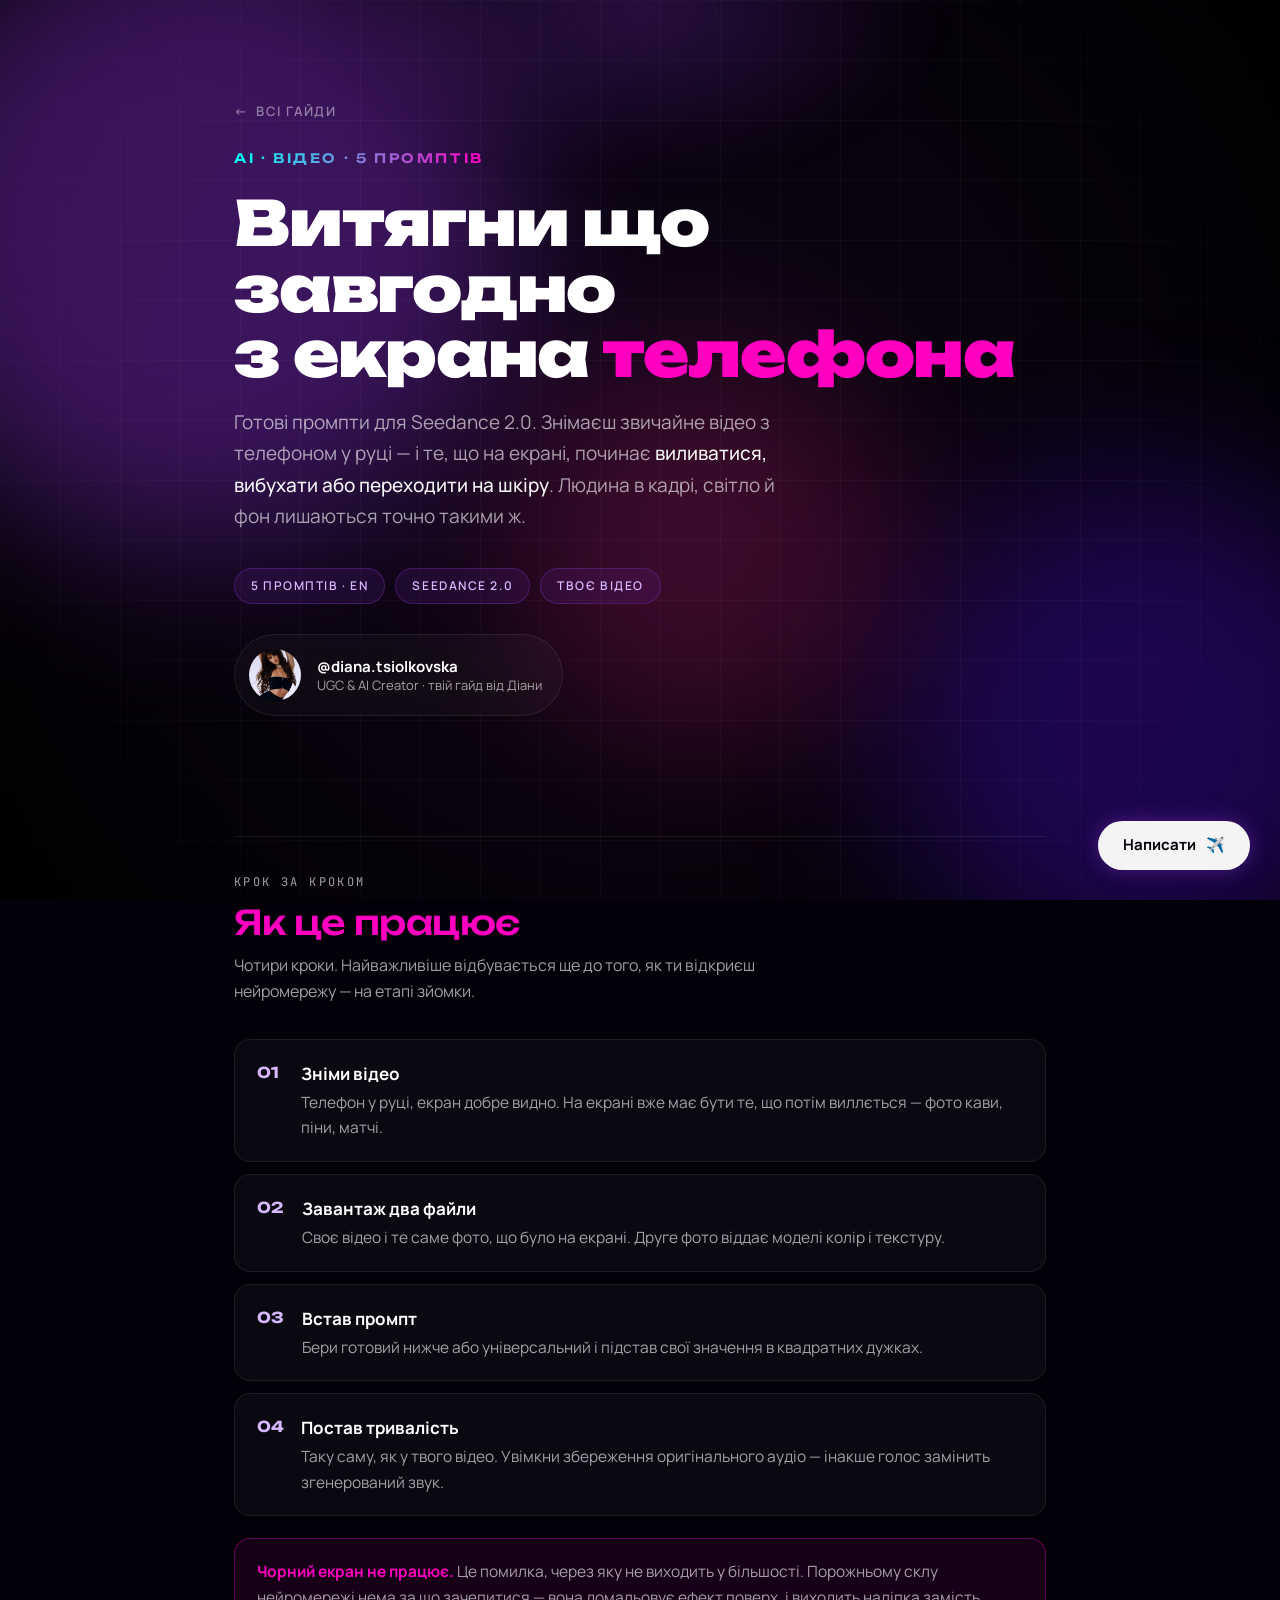
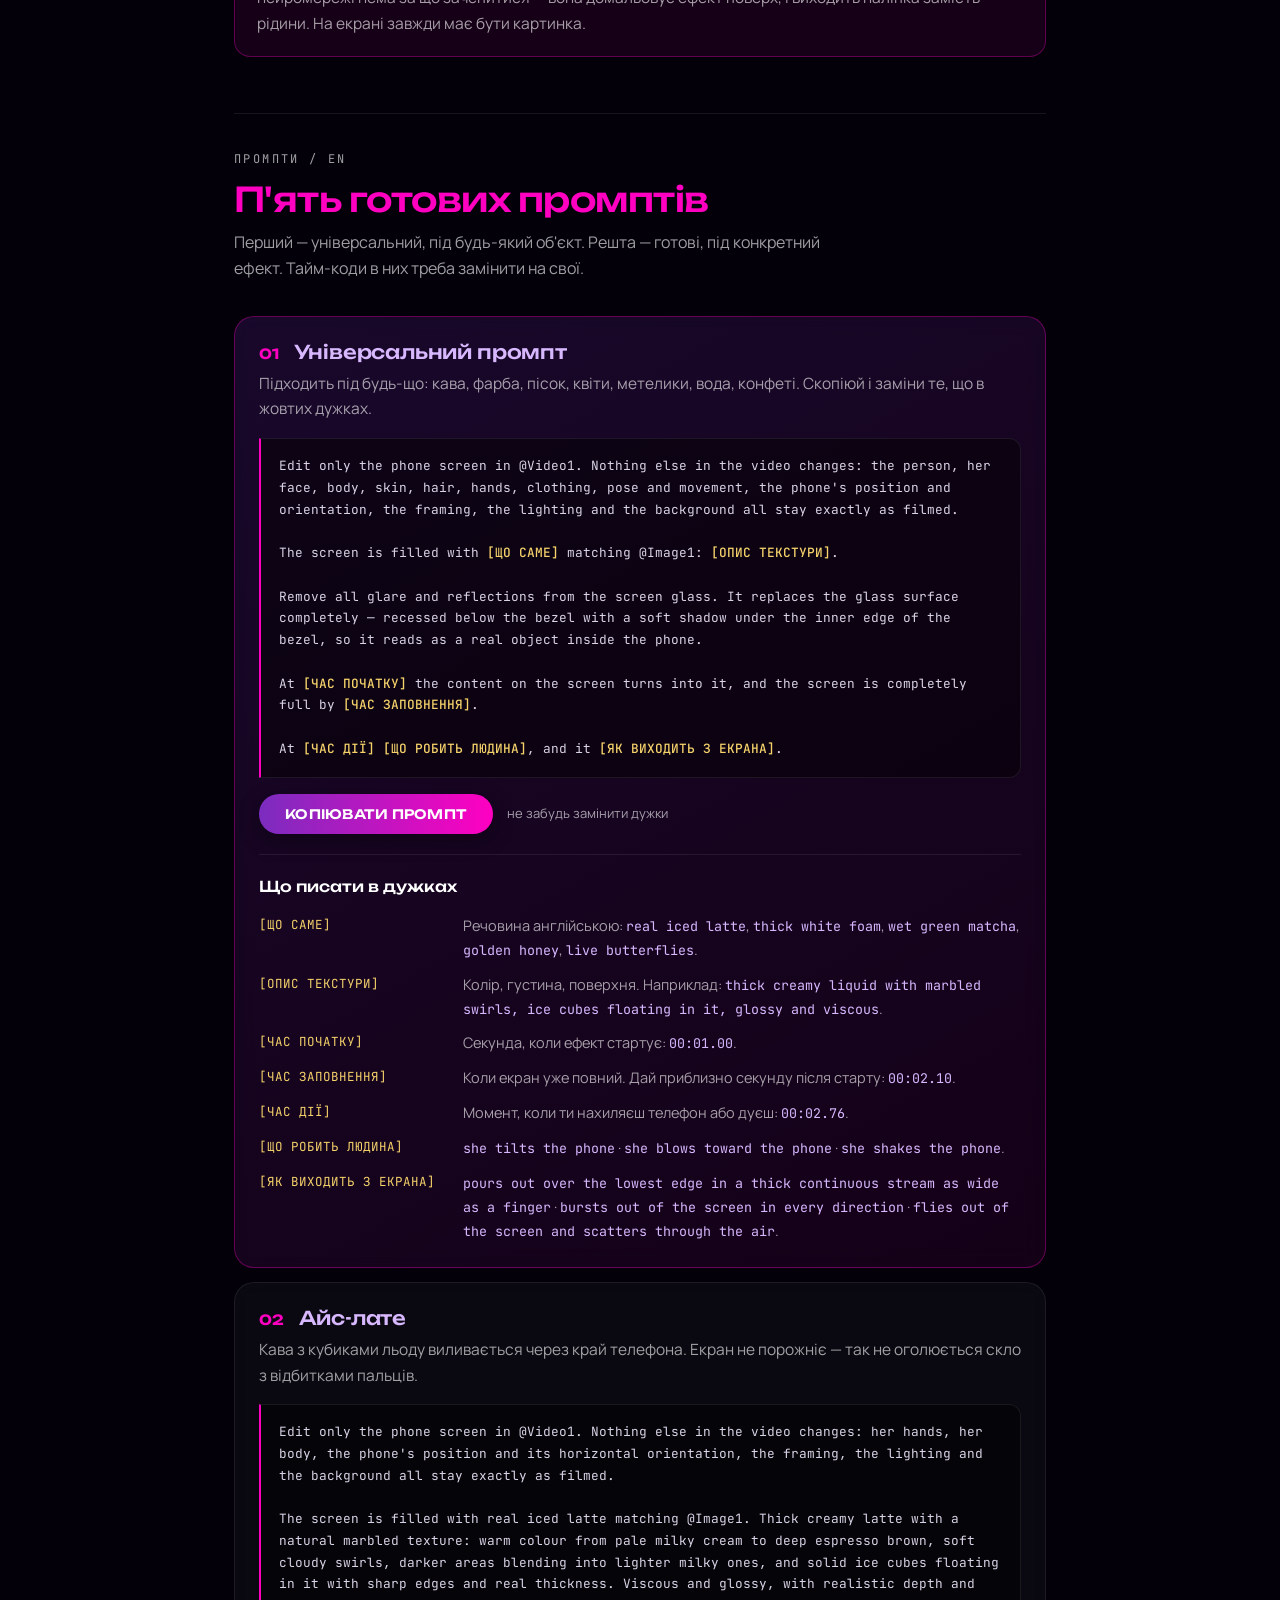
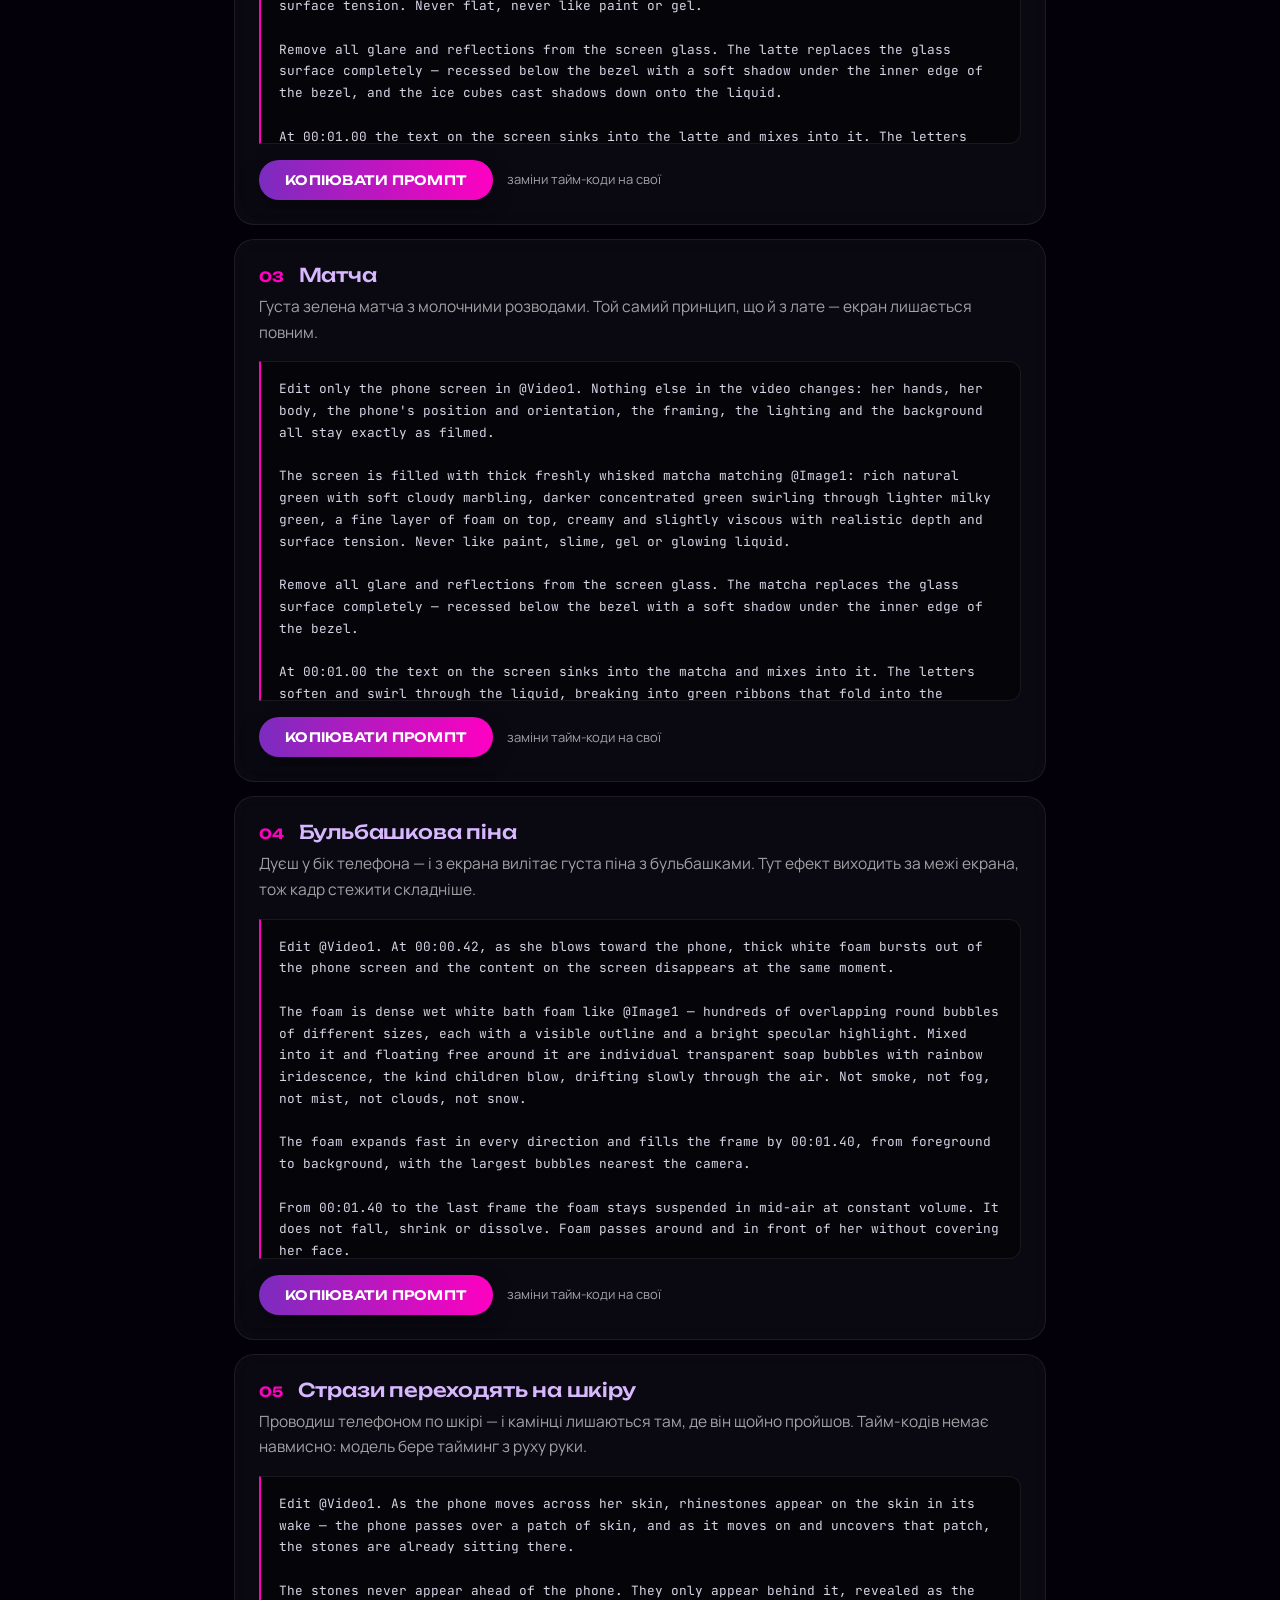
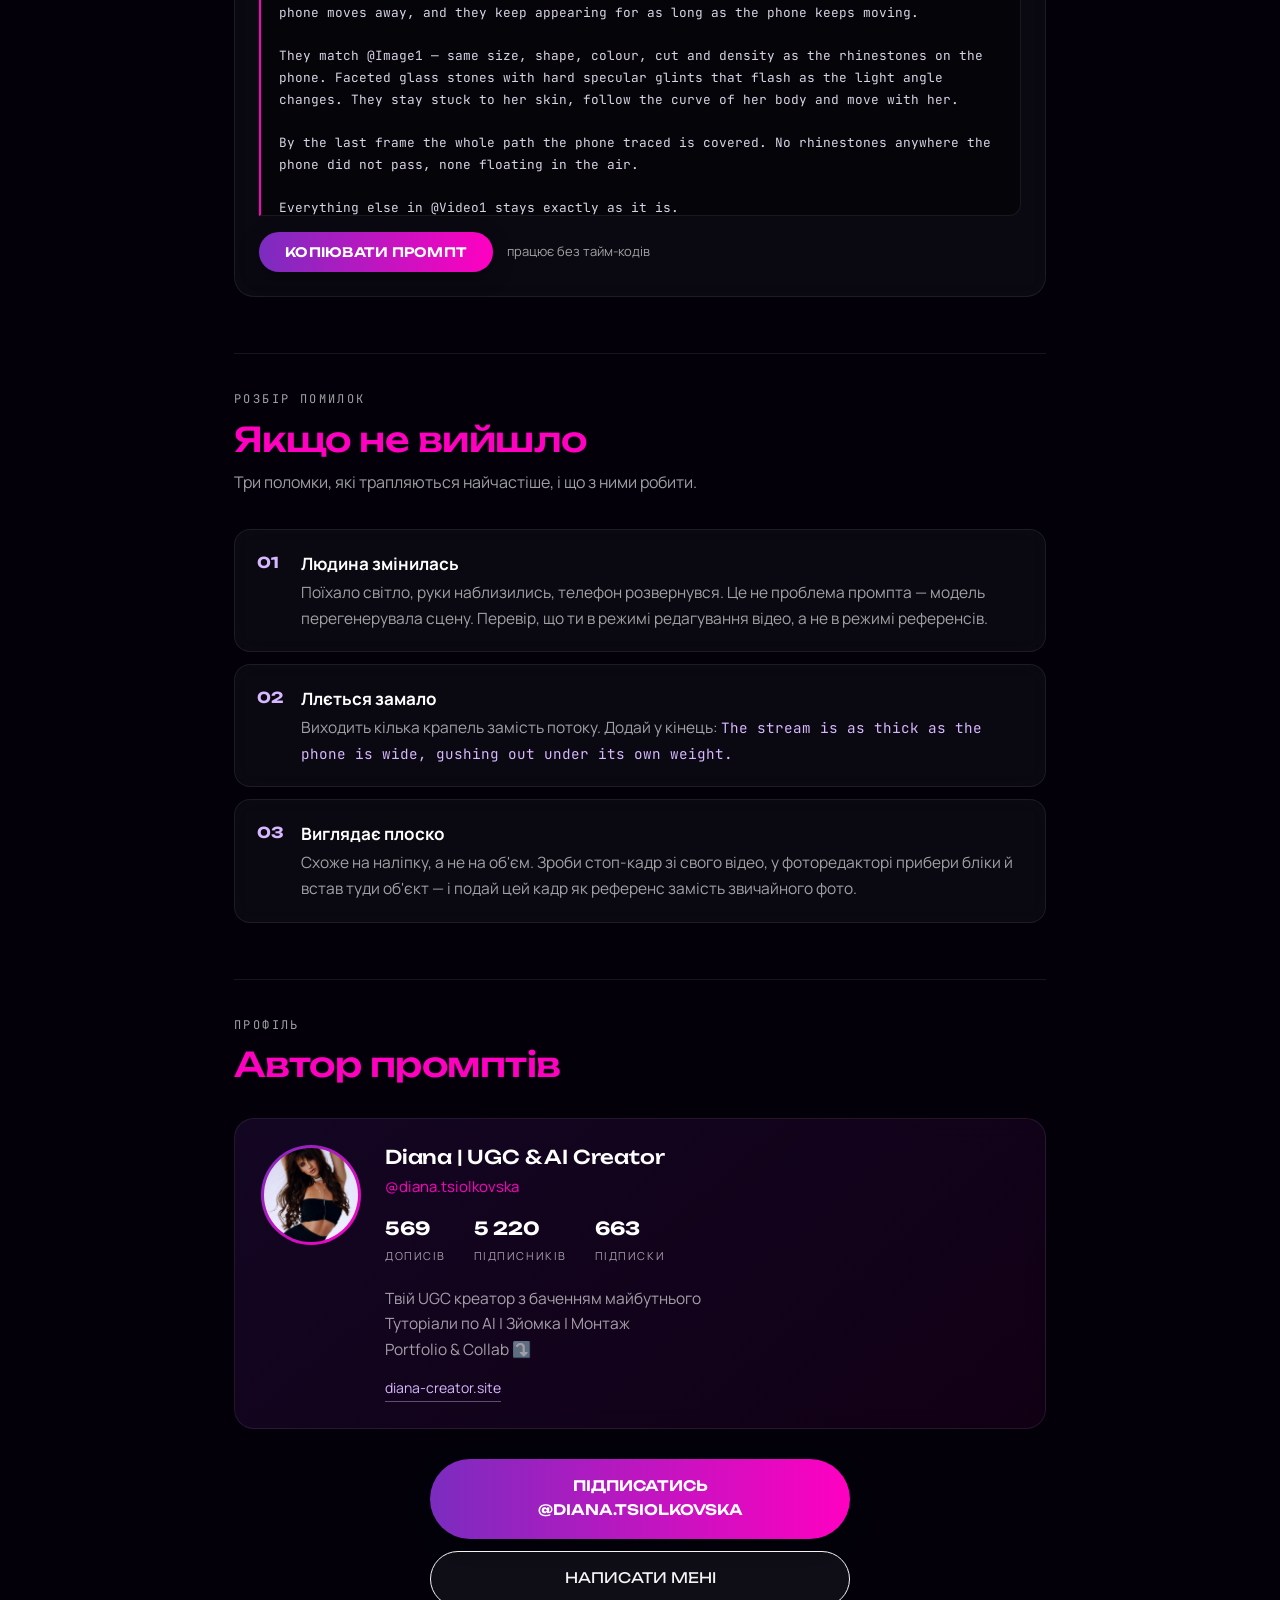
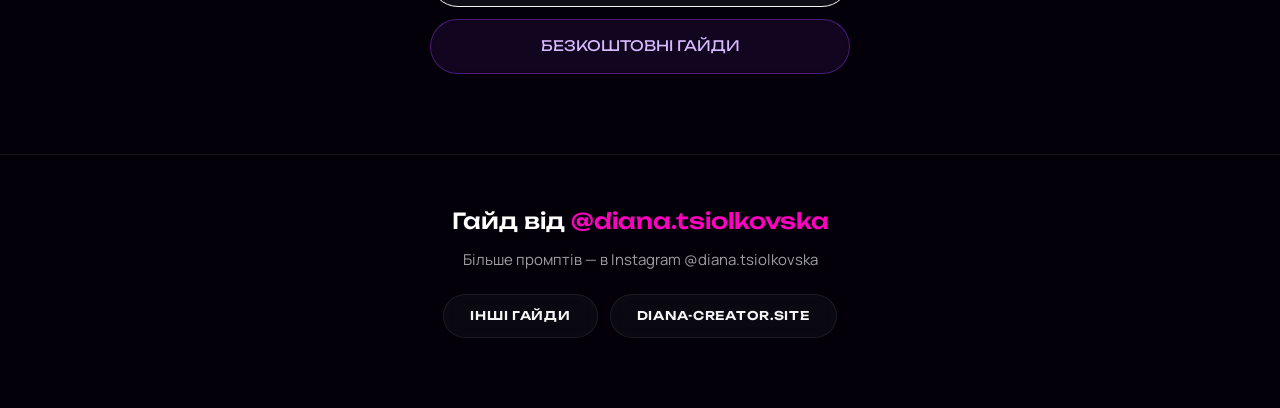
<file: guides/phone-screen/index.html>
<!DOCTYPE html>
<html lang="uk">
<head>
<meta charset="UTF-8">
<meta name="viewport" content="width=device-width, initial-scale=1, viewport-fit=cover">
<title>Промпти для AI-відео: витягни що завгодно з екрана телефона | Diana Tsiolkovska</title>
<meta name="description" content="5 готових промптів для Seedance 2.0: те, що на екрані телефона, виливається, вибухає або переходить на шкіру. Людина, світло й фон лишаються незмінними.">
<link rel="canonical" href="https://diana-creator.site/guides/phone-screen/">
<meta name="theme-color" content="#03000a">

<meta property="og:type" content="article">
<meta property="og:url" content="https://diana-creator.site/guides/phone-screen/">
<meta property="og:title" content="Промпти для AI-відео: витягни що завгодно з екрана телефона">
<meta property="og:description" content="5 промптів для Seedance 2.0: кава виливається з екрана, піна вибухає, стрази переходять на шкіру.">
<meta property="og:image" content="https://diana-creator.site/assets/me.png">
<meta property="og:locale" content="uk_UA">
<meta property="og:site_name" content="Diana Tsiolkovska">

<meta name="twitter:card" content="summary_large_image">
<meta name="twitter:title" content="Промпти для AI-відео: витягни що завгодно з екрана телефона">
<meta name="twitter:description" content="5 промптів для Seedance 2.0: кава виливається з екрана, піна вибухає, стрази переходять на шкіру.">
<meta name="twitter:image" content="https://diana-creator.site/assets/me.png">

<link rel="icon" href="../../assets/favicon.ico" type="image/x-icon">
<link rel="icon" href="../../assets/me.png" type="image/png" sizes="32x32">
<link rel="apple-touch-icon" href="../../assets/me.png">

<link rel="preconnect" href="https://fonts.googleapis.com">
<link rel="preconnect" href="https://fonts.gstatic.com" crossorigin>
<link href="https://fonts.googleapis.com/css2?family=Unbounded:wght@300;500;700;900&family=Manrope:wght@400;500;700&family=JetBrains+Mono:wght@400;500&display=swap" rel="stylesheet">

<!-- Relative path so the page also renders when opened straight from disk -->
<link rel="stylesheet" href="../../src/css/guide.css">

<script type="application/ld+json">
{
  "@context": "https://schema.org",
  "@type": "Article",
  "headline": "Промпти для AI-відео: витягни що завгодно з екрана телефона",
  "description": "5 готових промптів англійською для Seedance 2.0: те, що на екрані телефона, виливається, вибухає або переходить на шкіру, а людина в кадрі лишається незмінною.",
  "url": "https://diana-creator.site/guides/phone-screen/",
  "inLanguage": "uk",
  "image": "https://diana-creator.site/assets/me.png",
  "author": {
    "@type": "Person",
    "name": "Diana Tsiolkovska",
    "jobTitle": "UGC & AI Creator",
    "url": "https://diana-creator.site/"
  },
  "publisher": {
    "@type": "Person",
    "name": "Diana Tsiolkovska",
    "url": "https://diana-creator.site/"
  },
  "isPartOf": {
    "@type": "CollectionPage",
    "name": "Безкоштовні AI-гайди",
    "url": "https://diana-creator.site/guides/"
  }
}
</script>
</head>
<body>

<div class="global-background">
  <div class="gradient-orb orb-1"></div>
  <div class="gradient-orb orb-2"></div>
  <div class="gradient-orb orb-3"></div>
  <div class="grid-overlay"></div>
</div>

<a href="https://ig.me/m/diana.tsiolkovska"
   target="_blank" rel="noopener noreferrer"
   class="floating-cta"
   aria-label="Написати в Instagram Direct">
  <span>Написати</span>
  <span aria-hidden="true">✈️</span>
</a>

<header class="hero">
  <div class="ceiling"><div class="ceiling__glow"></div><div class="ceiling__grid"></div></div>
  <div class="wrap hero__inner">
    <a class="backlink" href="../"><span aria-hidden="true">←</span> Всі гайди</a>
    <p class="eyebrow">AI · Відео · 5 промптів</p>
    <h1>Витягни що завгодно<br>з екрана <span class="accent">телефона</span></h1>
    <p class="lede">
      Готові промпти для Seedance 2.0. Знімаєш звичайне відео з телефоном у руці — і те, що на екрані,
      починає <strong>виливатися, вибухати або переходити на шкіру</strong>.
      Людина в кадрі, світло й фон лишаються точно такими ж.
    </p>
    <ul class="chips">
      <li>5 промптів · EN</li>
      <li>Seedance 2.0</li>
      <li>Твоє відео</li>
    </ul>

    <div class="author">
      <img src="../../assets/me.png" alt="Diana Tsiolkovska" width="52" height="52" loading="lazy">
      <div>
        <div class="author__name">@diana.tsiolkovska</div>
        <div class="author__role">UGC &amp; AI Creator · твій гайд від Діани</div>
      </div>
    </div>
  </div>
</header>

<main class="wrap">

  <section>
    <div class="sect-head">
      <span class="sect-num">Крок за кроком</span>
      <h2>Як це працює</h2>
      <p class="sect-sub">Чотири кроки. Найважливіше відбувається ще до того, як ти відкриєш нейромережу — на етапі зйомки.</p>
    </div>

    <div class="steps">
      <div class="step">
        <span class="step__n">01</span>
        <div>
          <span class="step__t">Зніми відео</span>
          <p>Телефон у руці, екран добре видно. На екрані вже має бути те, що потім виллється — фото кави, піни, матчі.</p>
        </div>
      </div>
      <div class="step">
        <span class="step__n">02</span>
        <div>
          <span class="step__t">Завантаж два файли</span>
          <p>Своє відео і те саме фото, що було на екрані. Друге фото віддає моделі колір і текстуру.</p>
        </div>
      </div>
      <div class="step">
        <span class="step__n">03</span>
        <div>
          <span class="step__t">Встав промпт</span>
          <p>Бери готовий нижче або універсальний і підстав свої значення в квадратних дужках.</p>
        </div>
      </div>
      <div class="step">
        <span class="step__n">04</span>
        <div>
          <span class="step__t">Постав тривалість</span>
          <p>Таку саму, як у твого відео. Увімкни збереження оригінального аудіо — інакше голос замінить згенерований звук.</p>
        </div>
      </div>
    </div>

    <div class="warn">
      <b>Чорний екран не працює.</b> Це помилка, через яку не виходить у більшості. Порожньому склу нейромережі
      нема за що зачепитися — вона домальовує ефект поверх, і виходить наліпка замість рідини.
      На екрані завжди має бути картинка.
    </div>
  </section>

  <section>
    <div class="sect-head">
      <span class="sect-num">Промпти / EN</span>
      <h2>П'ять готових промптів</h2>
      <p class="sect-sub">Перший — універсальний, під будь-який об'єкт. Решта — готові, під конкретний ефект. Тайм-коди в них треба замінити на свої.</p>
    </div>

    <div class="cards">

      <article class="card card--feature">
        <div class="card__top"><span class="card__n">01</span><h3>Універсальний промпт</h3></div>
        <p class="card__desc">Підходить під будь-що: кава, фарба, пісок, квіти, метелики, вода, конфеті. Скопіюй і заміни те, що в жовтих дужках.</p>
<pre class="design design--long">Edit only the phone screen in @Video1. Nothing else in the video changes: the person, her face, body, skin, hair, hands, clothing, pose and movement, the phone's position and orientation, the framing, the lighting and the background all stay exactly as filmed.

The screen is filled with <span class="ph">[ЩО САМЕ]</span> matching @Image1: <span class="ph">[ОПИС ТЕКСТУРИ]</span>.

Remove all glare and reflections from the screen glass. It replaces the glass surface completely — recessed below the bezel with a soft shadow under the inner edge of the bezel, so it reads as a real object inside the phone.

At <span class="ph">[ЧАС ПОЧАТКУ]</span> the content on the screen turns into it, and the screen is completely full by <span class="ph">[ЧАС ЗАПОВНЕННЯ]</span>.

At <span class="ph">[ЧАС ДІЇ]</span> <span class="ph">[ЩО РОБИТЬ ЛЮДИНА]</span>, and it <span class="ph">[ЯК ВИХОДИТЬ З ЕКРАНА]</span>.

The screen stays completely full until the last frame. It never empties, never shows bare glass, never shows fingerprints and never reflects the room.</pre>
        <div class="card__foot">
          <button class="copy" type="button">Копіювати промпт</button>
          <span class="hint">не забудь замінити дужки</span>
        </div>

        <div class="legend">
          <h4>Що писати в дужках</h4>
          <dl>
            <div class="row"><dt>[ЩО САМЕ]</dt><dd>Речовина англійською: <i>real iced latte</i>, <i>thick white foam</i>, <i>wet green matcha</i>, <i>golden honey</i>, <i>live butterflies</i>.</dd></div>
            <div class="row"><dt>[ОПИС ТЕКСТУРИ]</dt><dd>Колір, густина, поверхня. Наприклад: <i>thick creamy liquid with marbled swirls, ice cubes floating in it, glossy and viscous</i>.</dd></div>
            <div class="row"><dt>[ЧАС ПОЧАТКУ]</dt><dd>Секунда, коли ефект стартує: <i>00:01.00</i>.</dd></div>
            <div class="row"><dt>[ЧАС ЗАПОВНЕННЯ]</dt><dd>Коли екран уже повний. Дай приблизно секунду після старту: <i>00:02.10</i>.</dd></div>
            <div class="row"><dt>[ЧАС ДІЇ]</dt><dd>Момент, коли ти нахиляєш телефон або дуєш: <i>00:02.76</i>.</dd></div>
            <div class="row"><dt>[ЩО РОБИТЬ ЛЮДИНА]</dt><dd><i>she tilts the phone</i> · <i>she blows toward the phone</i> · <i>she shakes the phone</i>.</dd></div>
            <div class="row"><dt>[ЯК ВИХОДИТЬ З ЕКРАНА]</dt><dd><i>pours out over the lowest edge in a thick continuous stream as wide as a finger</i> · <i>bursts out of the screen in every direction</i> · <i>flies out of the screen and scatters through the air</i>.</dd></div>
          </dl>
        </div>
      </article>

      <article class="card">
        <div class="card__top"><span class="card__n">02</span><h3>Айс-лате</h3></div>
        <p class="card__desc">Кава з кубиками льоду виливається через край телефона. Екран не порожніє — так не оголюється скло з відбитками пальців.</p>
<pre class="design design--long">Edit only the phone screen in @Video1. Nothing else in the video changes: her hands, her body, the phone's position and its horizontal orientation, the framing, the lighting and the background all stay exactly as filmed.

The screen is filled with real iced latte matching @Image1. Thick creamy latte with a natural marbled texture: warm colour from pale milky cream to deep espresso brown, soft cloudy swirls, darker areas blending into lighter milky ones, and solid ice cubes floating in it with sharp edges and real thickness. Viscous and glossy, with realistic depth and surface tension. Never flat, never like paint or gel.

Remove all glare and reflections from the screen glass. The latte replaces the glass surface completely — recessed below the bezel with a soft shadow under the inner edge of the bezel, and the ice cubes cast shadows down onto the liquid.

At 00:01.00 the text on the screen sinks into the latte and mixes into it. The letters soften, stretch and swirl through the coffee like latte art being stirred, breaking into curling ribbons that fold into the marbling. The screen is completely full by 00:02.10.

At 00:02.76 she tilts the phone and latte pours out over the lowest edge in a thick continuous stream about as wide as a finger, with ice cubes tumbling over the edge and falling out of frame.

The screen stays completely full until the last frame. It never empties, never shows bare glass and never reflects the room.</pre>
        <div class="card__foot">
          <button class="copy" type="button">Копіювати промпт</button>
          <span class="hint">заміни тайм-коди на свої</span>
        </div>
      </article>

      <article class="card">
        <div class="card__top"><span class="card__n">03</span><h3>Матча</h3></div>
        <p class="card__desc">Густа зелена матча з молочними розводами. Той самий принцип, що й з лате — екран лишається повним.</p>
<pre class="design design--long">Edit only the phone screen in @Video1. Nothing else in the video changes: her hands, her body, the phone's position and orientation, the framing, the lighting and the background all stay exactly as filmed.

The screen is filled with thick freshly whisked matcha matching @Image1: rich natural green with soft cloudy marbling, darker concentrated green swirling through lighter milky green, a fine layer of foam on top, creamy and slightly viscous with realistic depth and surface tension. Never like paint, slime, gel or glowing liquid.

Remove all glare and reflections from the screen glass. The matcha replaces the glass surface completely — recessed below the bezel with a soft shadow under the inner edge of the bezel.

At 00:01.00 the text on the screen sinks into the matcha and mixes into it. The letters soften and swirl through the liquid, breaking into green ribbons that fold into the marbling. The screen is completely full by 00:01.82.

At 00:02.20 she tilts the phone and matcha pours out over the lowest edge in a thick continuous stream about as wide as a finger, with small droplets where it breaks.

The screen stays completely full until the last frame. It never empties, never shows bare glass and never reflects the room.</pre>
        <div class="card__foot">
          <button class="copy" type="button">Копіювати промпт</button>
          <span class="hint">заміни тайм-коди на свої</span>
        </div>
      </article>

      <article class="card">
        <div class="card__top"><span class="card__n">04</span><h3>Бульбашкова піна</h3></div>
        <p class="card__desc">Дуєш у бік телефона — і з екрана вилітає густа піна з бульбашками. Тут ефект виходить за межі екрана, тож кадр стежити складніше.</p>
<pre class="design design--long">Edit @Video1. At 00:00.42, as she blows toward the phone, thick white foam bursts out of the phone screen and the content on the screen disappears at the same moment.

The foam is dense wet white bath foam like @Image1 — hundreds of overlapping round bubbles of different sizes, each with a visible outline and a bright specular highlight. Mixed into it and floating free around it are individual transparent soap bubbles with rainbow iridescence, the kind children blow, drifting slowly through the air. Not smoke, not fog, not mist, not clouds, not snow.

The foam expands fast in every direction and fills the frame by 00:01.40, from foreground to background, with the largest bubbles nearest the camera.

From 00:01.40 to the last frame the foam stays suspended in mid-air at constant volume. It does not fall, shrink or dissolve. Foam passes around and in front of her without covering her face.

Her face, body, clothing, hands, the phone, the background, the lighting and the camera movement in @Video1 stay exactly as they are.</pre>
        <div class="card__foot">
          <button class="copy" type="button">Копіювати промпт</button>
          <span class="hint">заміни тайм-коди на свої</span>
        </div>
      </article>

      <article class="card">
        <div class="card__top"><span class="card__n">05</span><h3>Стрази переходять на шкіру</h3></div>
        <p class="card__desc">Проводиш телефоном по шкірі — і камінці лишаються там, де він щойно пройшов. Тайм-кодів немає навмисно: модель бере тайминг з руху руки.</p>
<pre class="design design--long">Edit @Video1. As the phone moves across her skin, rhinestones appear on the skin in its wake — the phone passes over a patch of skin, and as it moves on and uncovers that patch, the stones are already sitting there.

The stones never appear ahead of the phone. They only appear behind it, revealed as the phone moves away, and they keep appearing for as long as the phone keeps moving.

They match @Image1 — same size, shape, colour, cut and density as the rhinestones on the phone. Faceted glass stones with hard specular glints that flash as the light angle changes. They stay stuck to her skin, follow the curve of her body and move with her.

By the last frame the whole path the phone traced is covered. No rhinestones anywhere the phone did not pass, none floating in the air.

Everything else in @Video1 stays exactly as it is.</pre>
        <div class="card__foot">
          <button class="copy" type="button">Копіювати промпт</button>
          <span class="hint">працює без тайм-кодів</span>
        </div>
      </article>

    </div>
  </section>

  <section>
    <div class="sect-head">
      <span class="sect-num">Розбір помилок</span>
      <h2>Якщо не вийшло</h2>
      <p class="sect-sub">Три поломки, які трапляються найчастіше, і що з ними робити.</p>
    </div>

    <div class="steps">
      <div class="step">
        <span class="step__n">01</span>
        <div>
          <span class="step__t">Людина змінилась</span>
          <p>Поїхало світло, руки наблизились, телефон розвернувся. Це не проблема промпта — модель перегенерувала сцену. Перевір, що ти в режимі редагування відео, а не в режимі референсів.</p>
        </div>
      </div>
      <div class="step">
        <span class="step__n">02</span>
        <div>
          <span class="step__t">Ллється замало</span>
          <p>Виходить кілька крапель замість потоку. Додай у кінець: <i>The stream is as thick as the phone is wide, gushing out under its own weight.</i></p>
        </div>
      </div>
      <div class="step">
        <span class="step__n">03</span>
        <div>
          <span class="step__t">Виглядає плоско</span>
          <p>Схоже на наліпку, а не на об'єм. Зроби стоп-кадр зі свого відео, у фоторедакторі прибери бліки й встав туди об'єкт — і подай цей кадр як референс замість звичайного фото.</p>
        </div>
      </div>
    </div>
  </section>

  <section>
    <div class="sect-head">
      <span class="sect-num">Профіль</span>
      <h2>Автор промптів</h2>
    </div>

    <div class="profile">
      <div class="profile__avatar">
        <img src="../../assets/me.png" alt="Diana Tsiolkovska" width="100" height="100" loading="lazy">
      </div>
      <div class="profile__body">
        <h3 class="profile__name">Diana | UGC &amp; AI Creator</h3>
        <p class="profile__handle">@diana.tsiolkovska</p>
        <ul class="profile__stats">
          <li><b>569</b><i>дописів</i></li>
          <li><b>5&nbsp;220</b><i>підписників</i></li>
          <li><b>663</b><i>підписки</i></li>
        </ul>
        <p class="profile__bio">
          <span>Твій UGC креатор з баченням майбутнього</span>
          <span>Туторіали по AI | Зйомка | Монтаж</span>
          <span>Portfolio &amp; Collab ⤵️</span>
        </p>
        <a class="profile__link" href="../../">diana-creator.site</a>
      </div>
    </div>

    <div class="cta-stack">
      <a class="btn-cta" href="https://www.instagram.com/diana.tsiolkovska/" target="_blank" rel="noopener noreferrer">Підписатись @diana.tsiolkovska</a>
      <a class="btn-primary" href="https://ig.me/m/diana.tsiolkovska" target="_blank" rel="noopener noreferrer">Написати мені</a>
      <a class="btn-guides" href="../">Безкоштовні гайди</a>
    </div>
  </section>

</main>

<footer>
  <div class="wrap">
    <p class="sign">Гайд від <a href="https://www.instagram.com/diana.tsiolkovska/" target="_blank" rel="noopener noreferrer">@diana.tsiolkovska</a></p>
    <p class="foot-note">Більше промптів — в Instagram @diana.tsiolkovska</p>
    <div class="foot-links">
      <a href="../">Інші гайди</a>
      <a href="../../">diana-creator.site</a>
    </div>
  </div>
</footer>

<script>
(function(){
  function fallback(text, done){
    var ta = document.createElement('textarea');
    ta.value = text;
    ta.setAttribute('readonly','');
    ta.style.cssText = 'position:absolute;left:-9999px;top:0';
    document.body.appendChild(ta);
    ta.select(); ta.setSelectionRange(0, ta.value.length);
    try{ document.execCommand('copy'); done(); }catch(e){}
    document.body.removeChild(ta);
  }
  function copyText(text, btn){
    var done = function(){
      btn.dataset.label = btn.dataset.label || btn.textContent;
      btn.textContent = 'Скопійовано ✓';
      btn.classList.add('done');
      clearTimeout(btn._t);
      btn._t = setTimeout(function(){ btn.textContent = btn.dataset.label; btn.classList.remove('done'); }, 1800);
    };
    if(navigator.clipboard && window.isSecureContext){
      navigator.clipboard.writeText(text).then(done, function(){ fallback(text, done); });
    } else { fallback(text, done); }
  }
  document.querySelectorAll('.card .copy').forEach(function(btn){
    btn.addEventListener('click', function(){
      var pre = btn.closest('.card').querySelector('.design');
      copyText(pre.textContent.trim(), btn);
    });
  });
})();
</script>
</body>
</html>
</file>
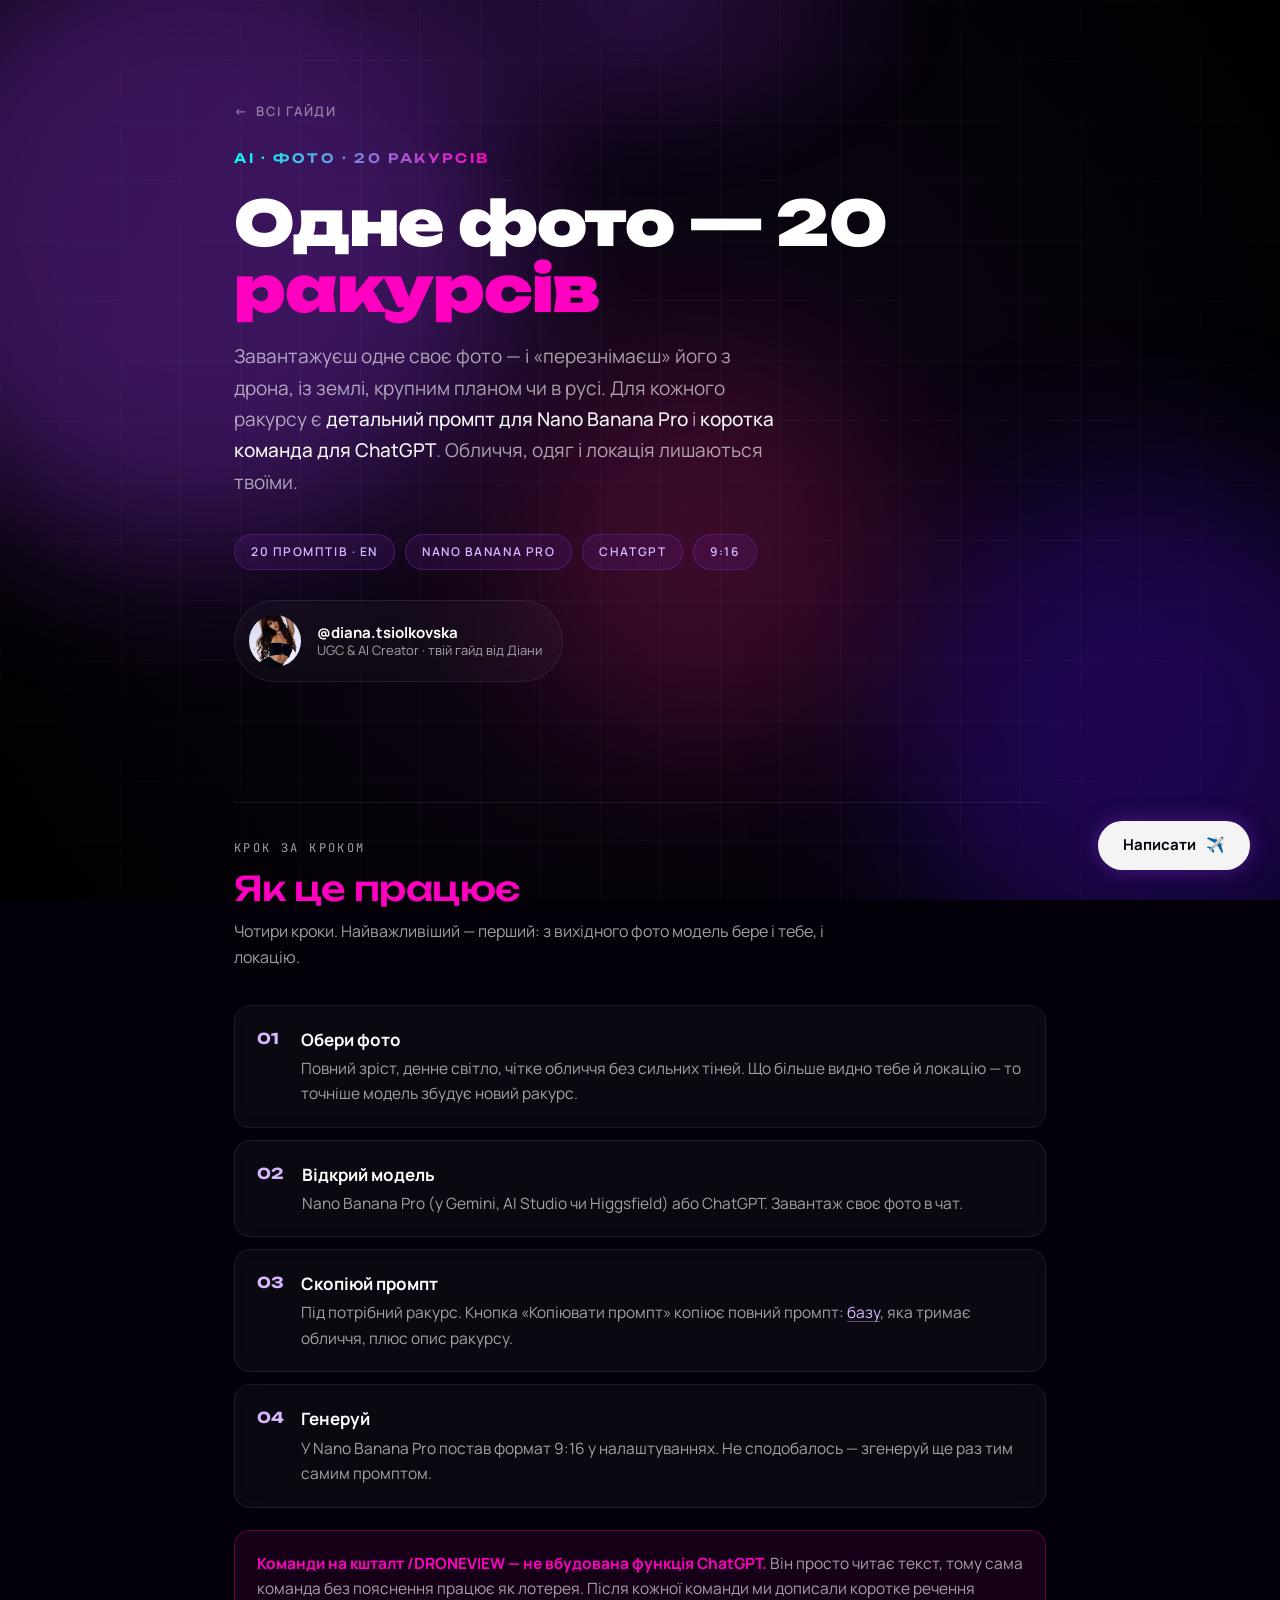
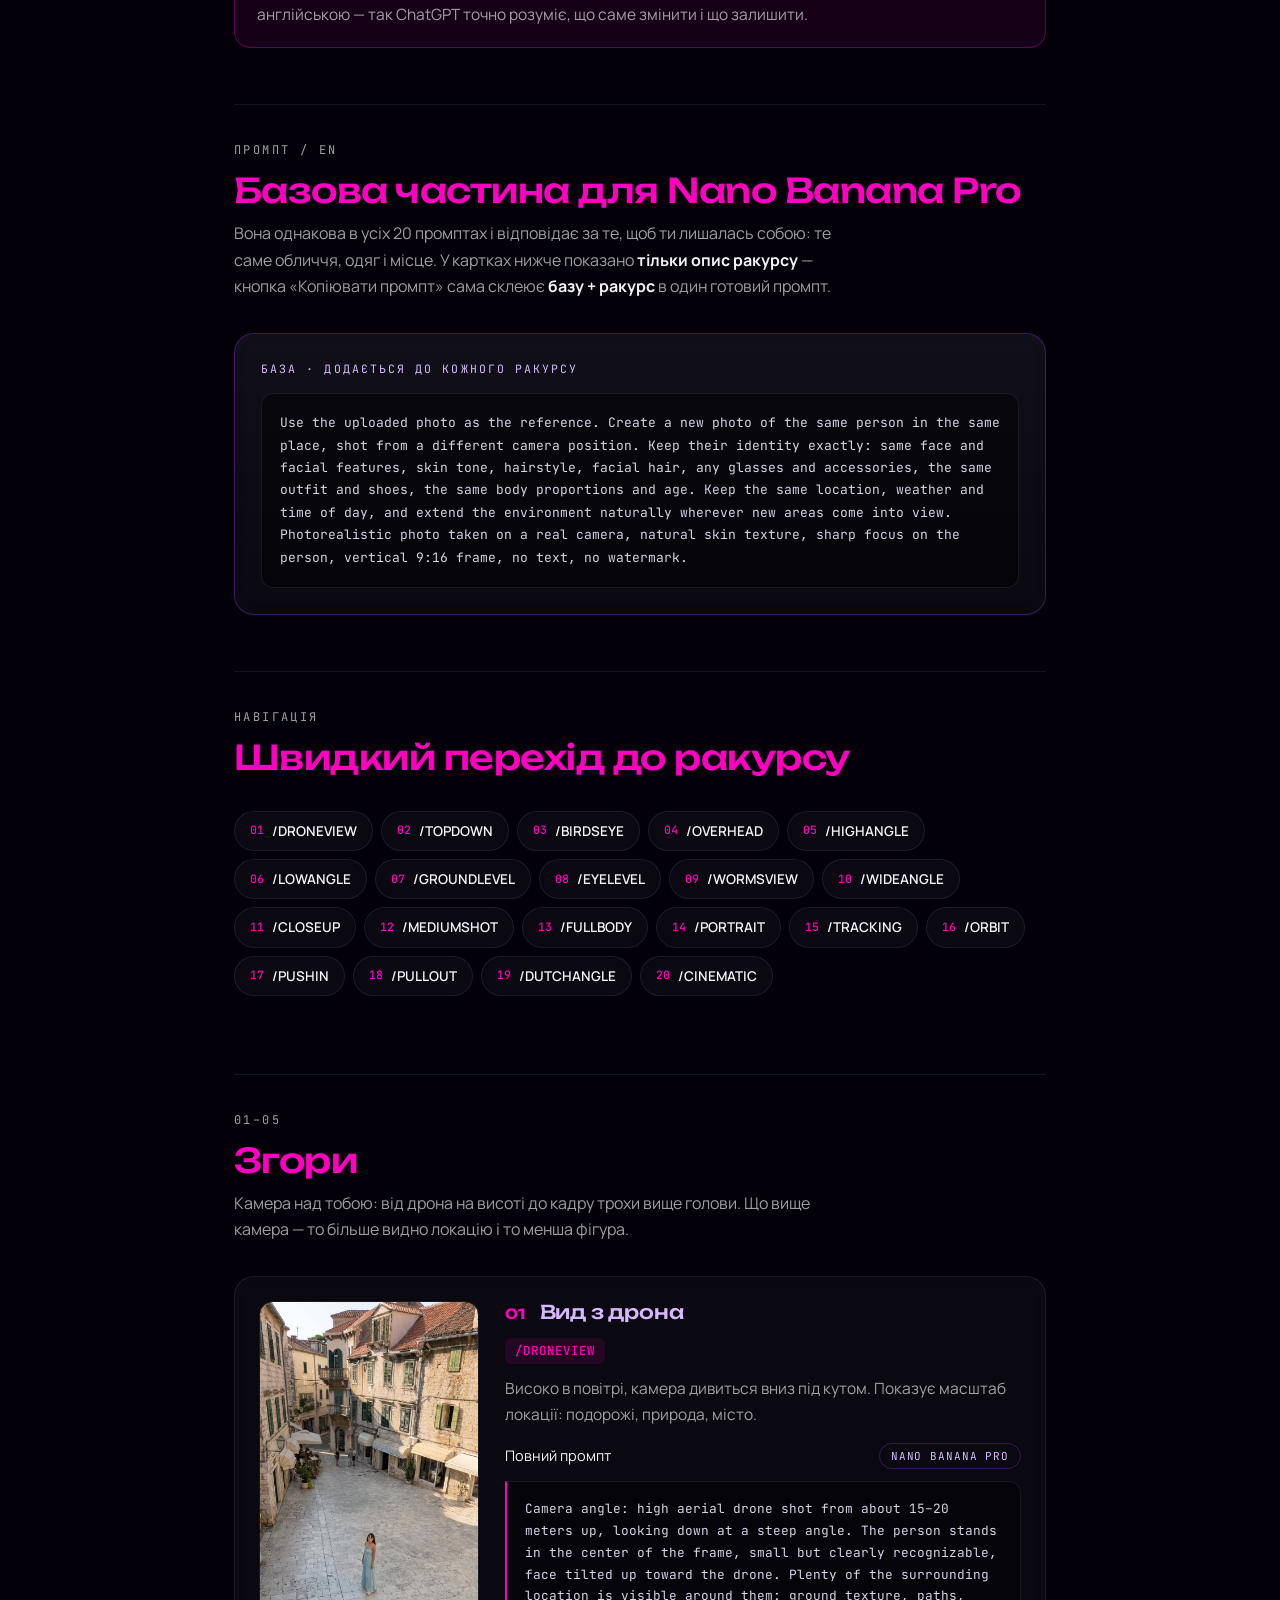
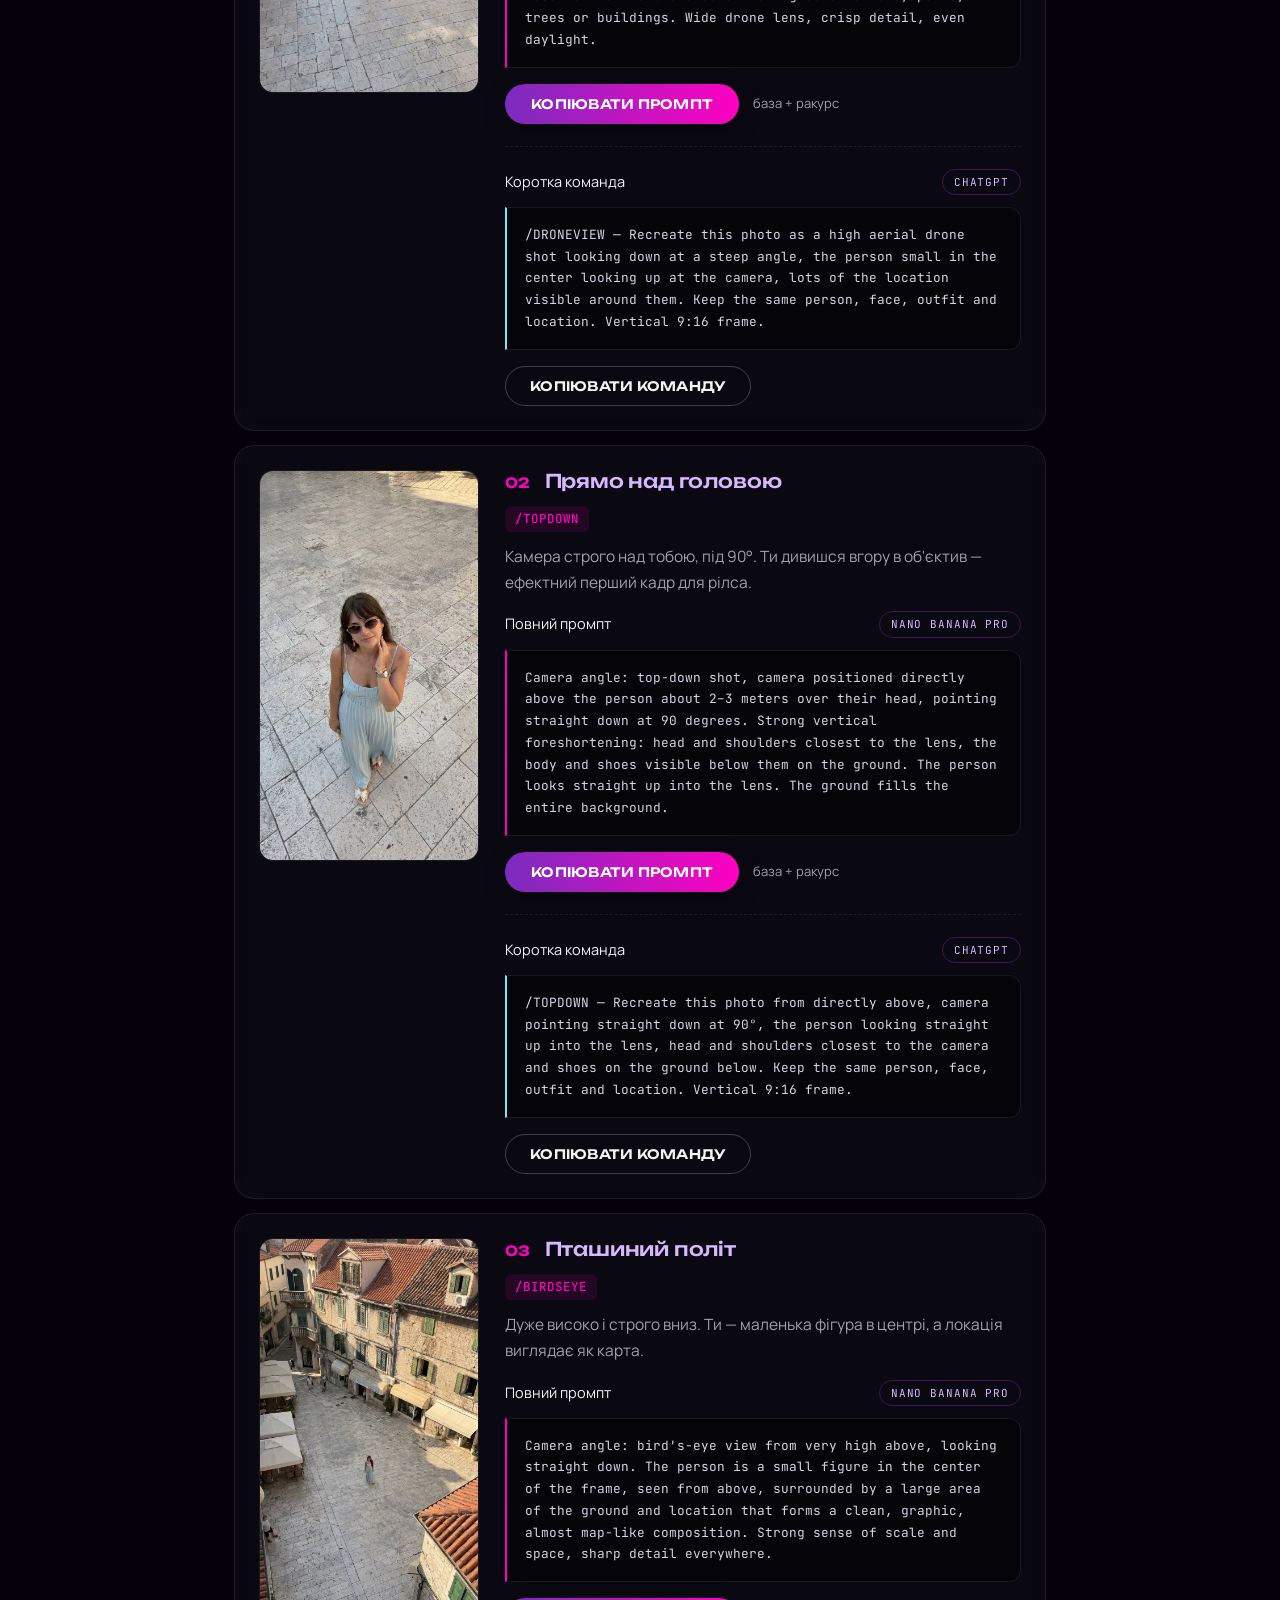
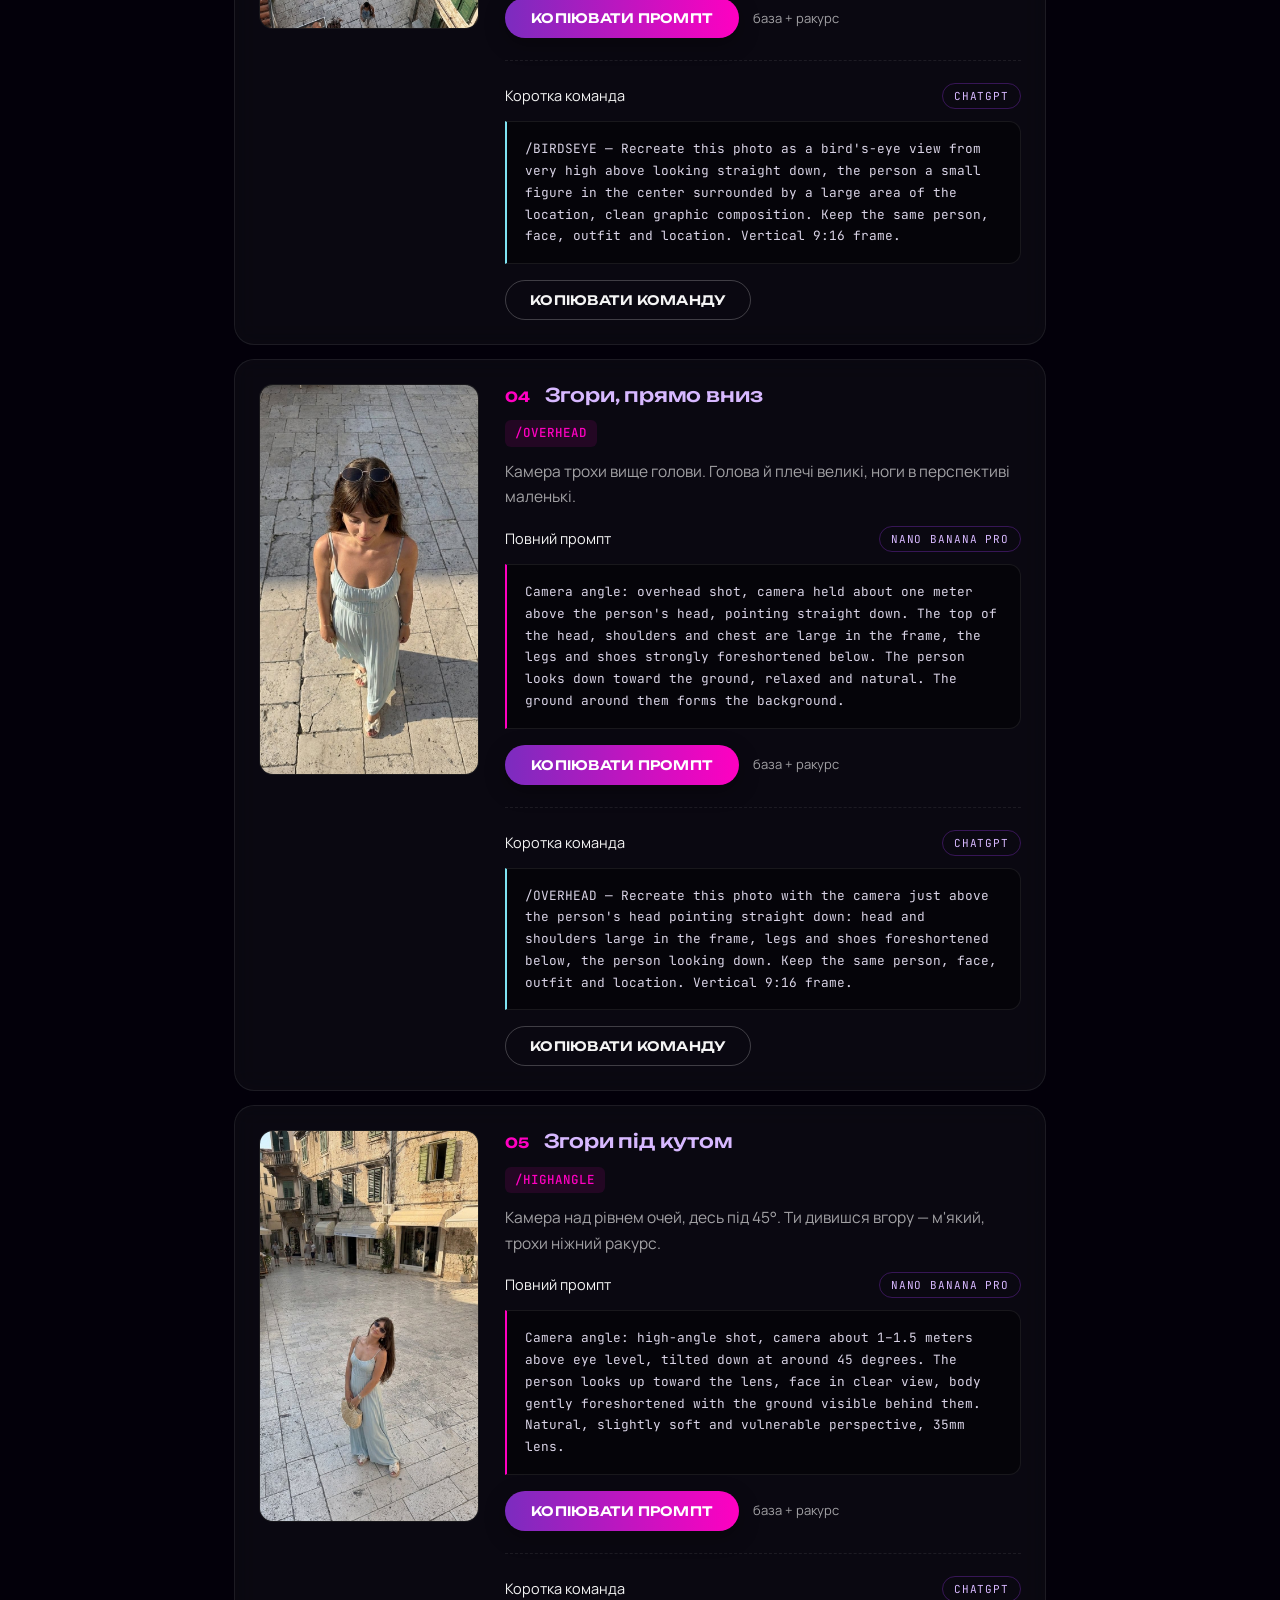
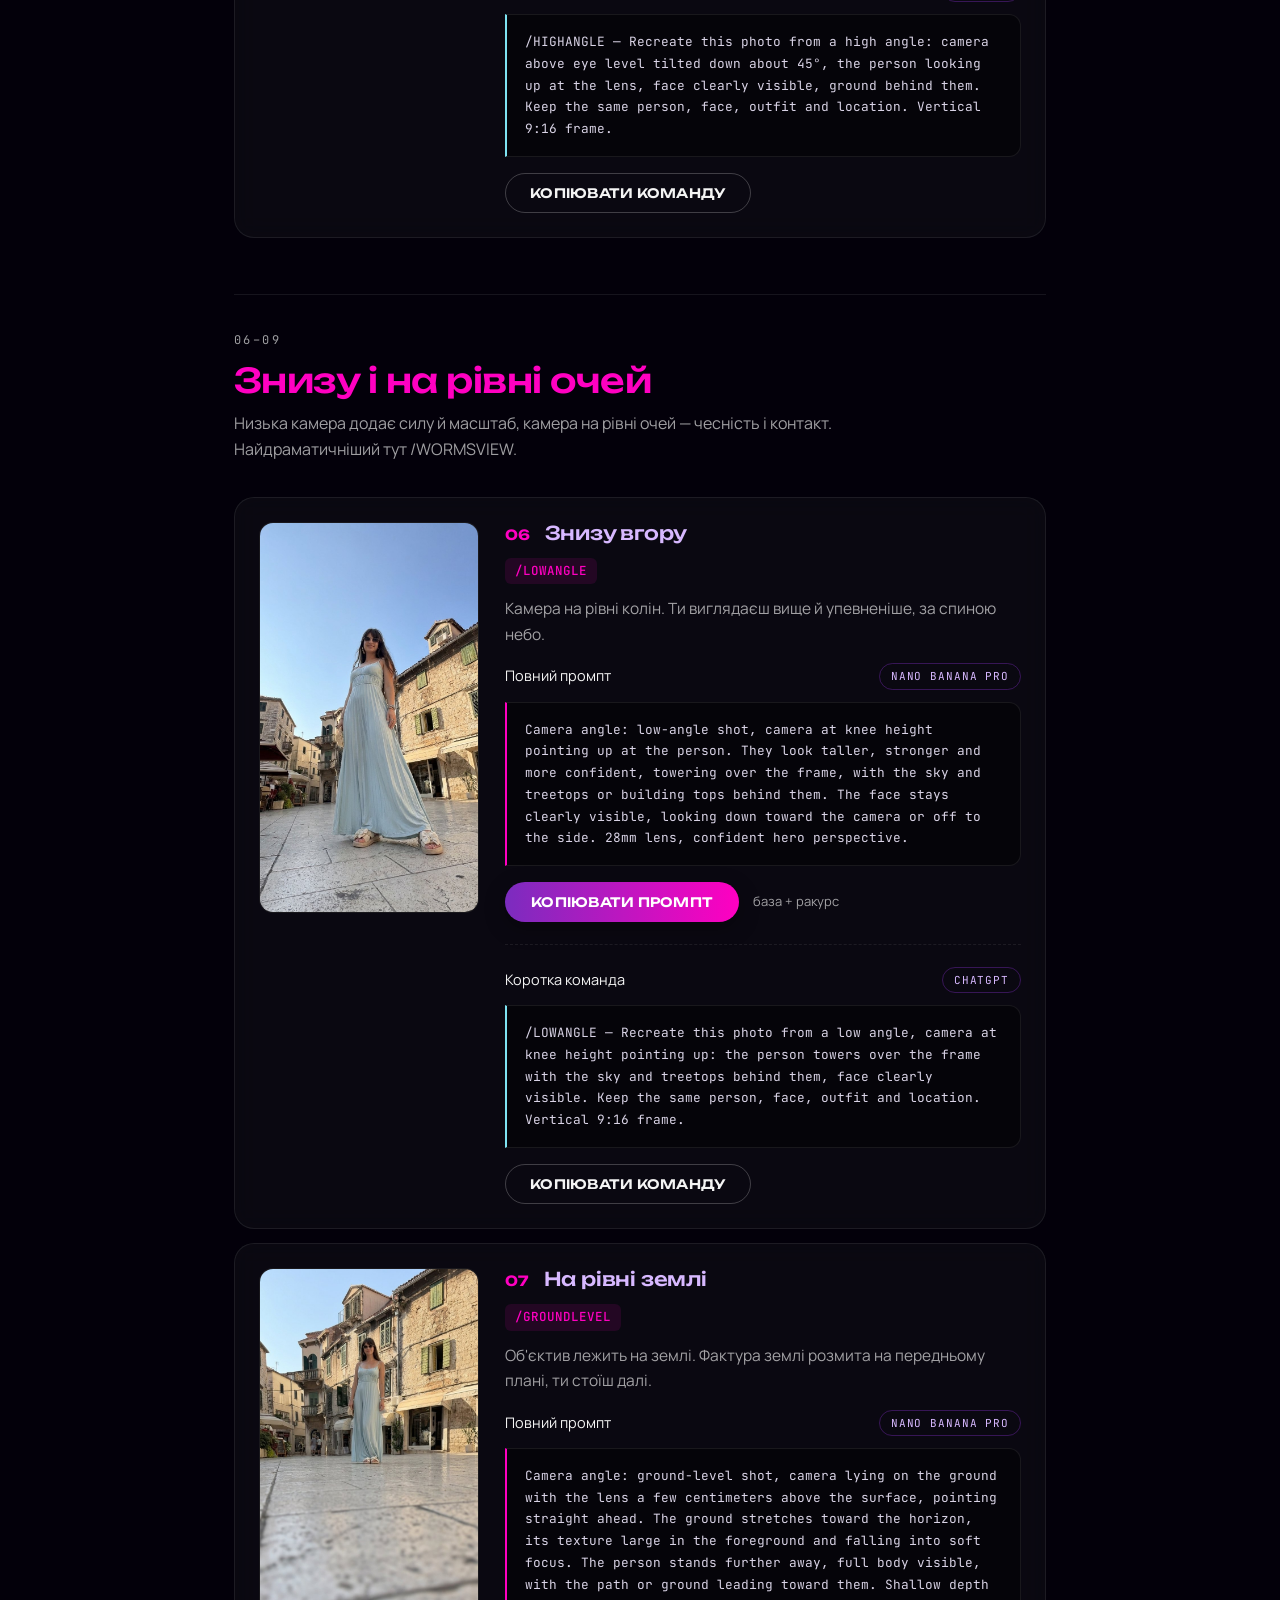
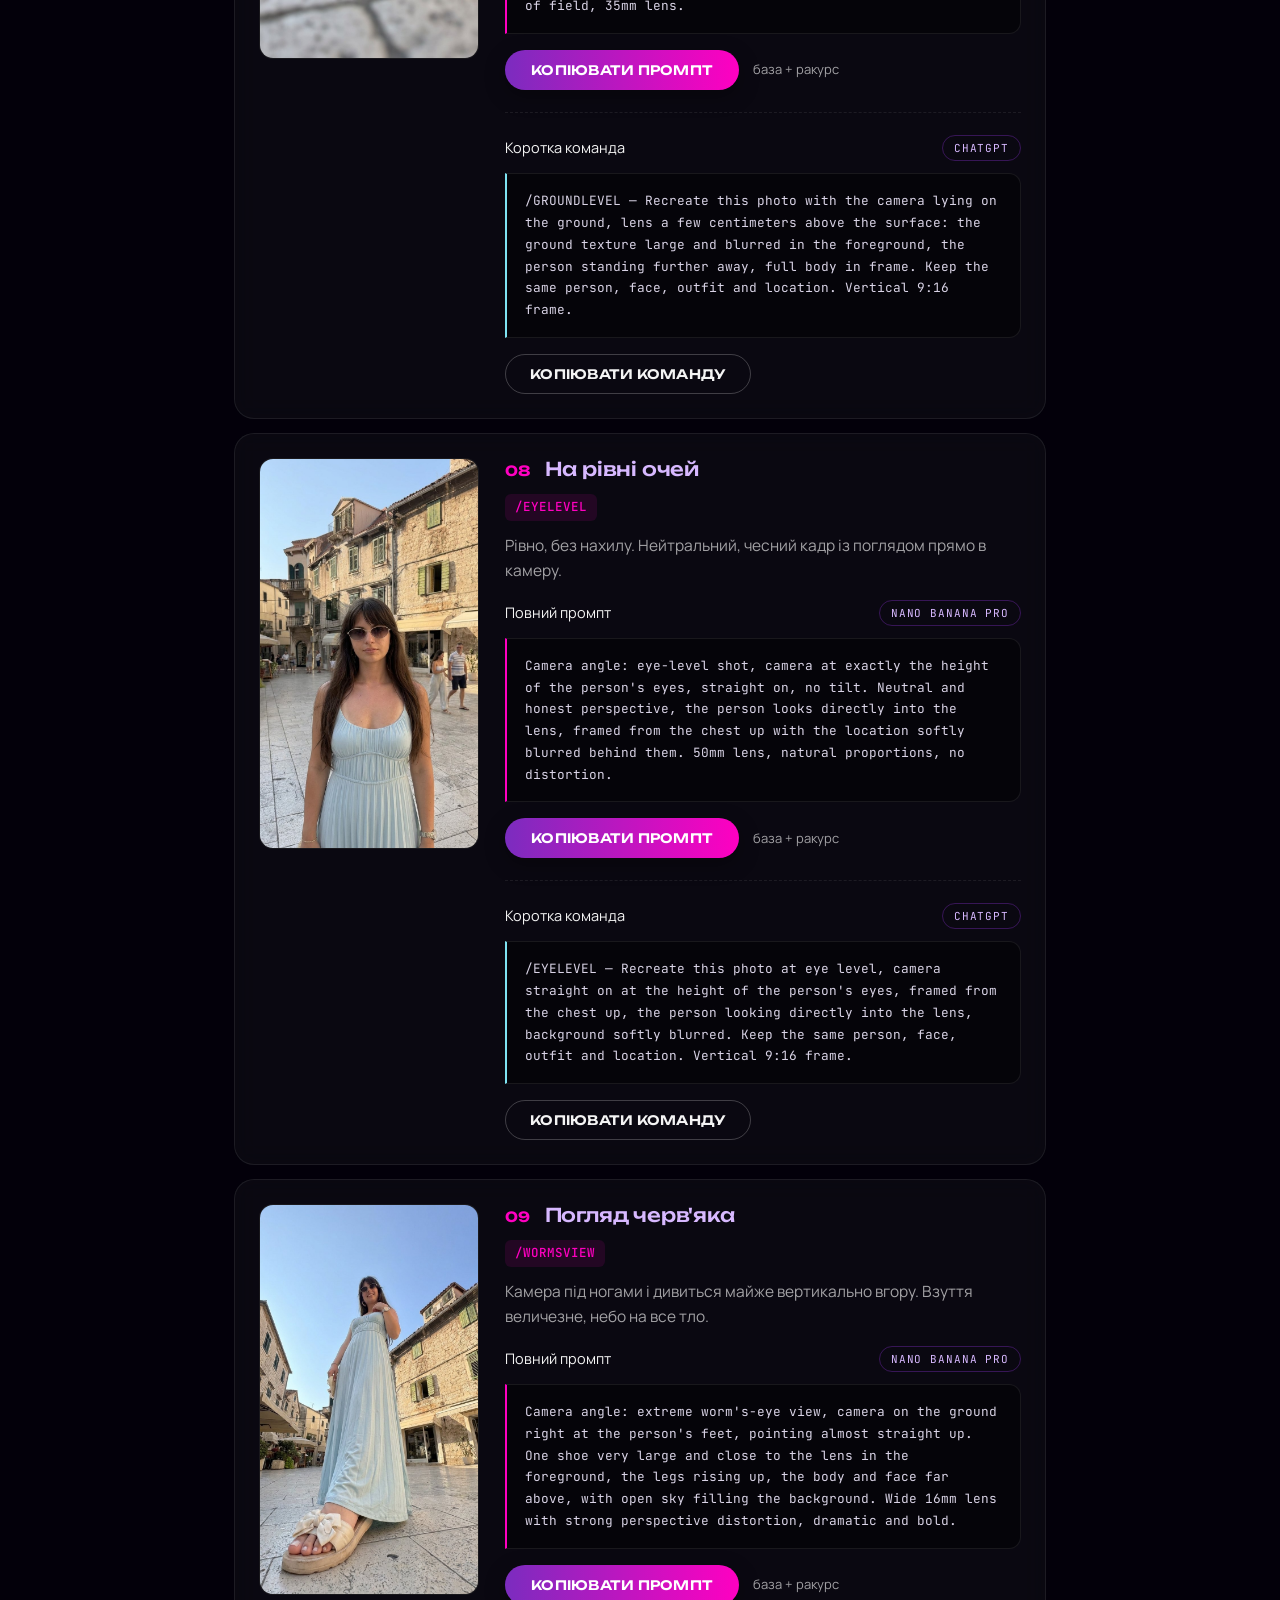
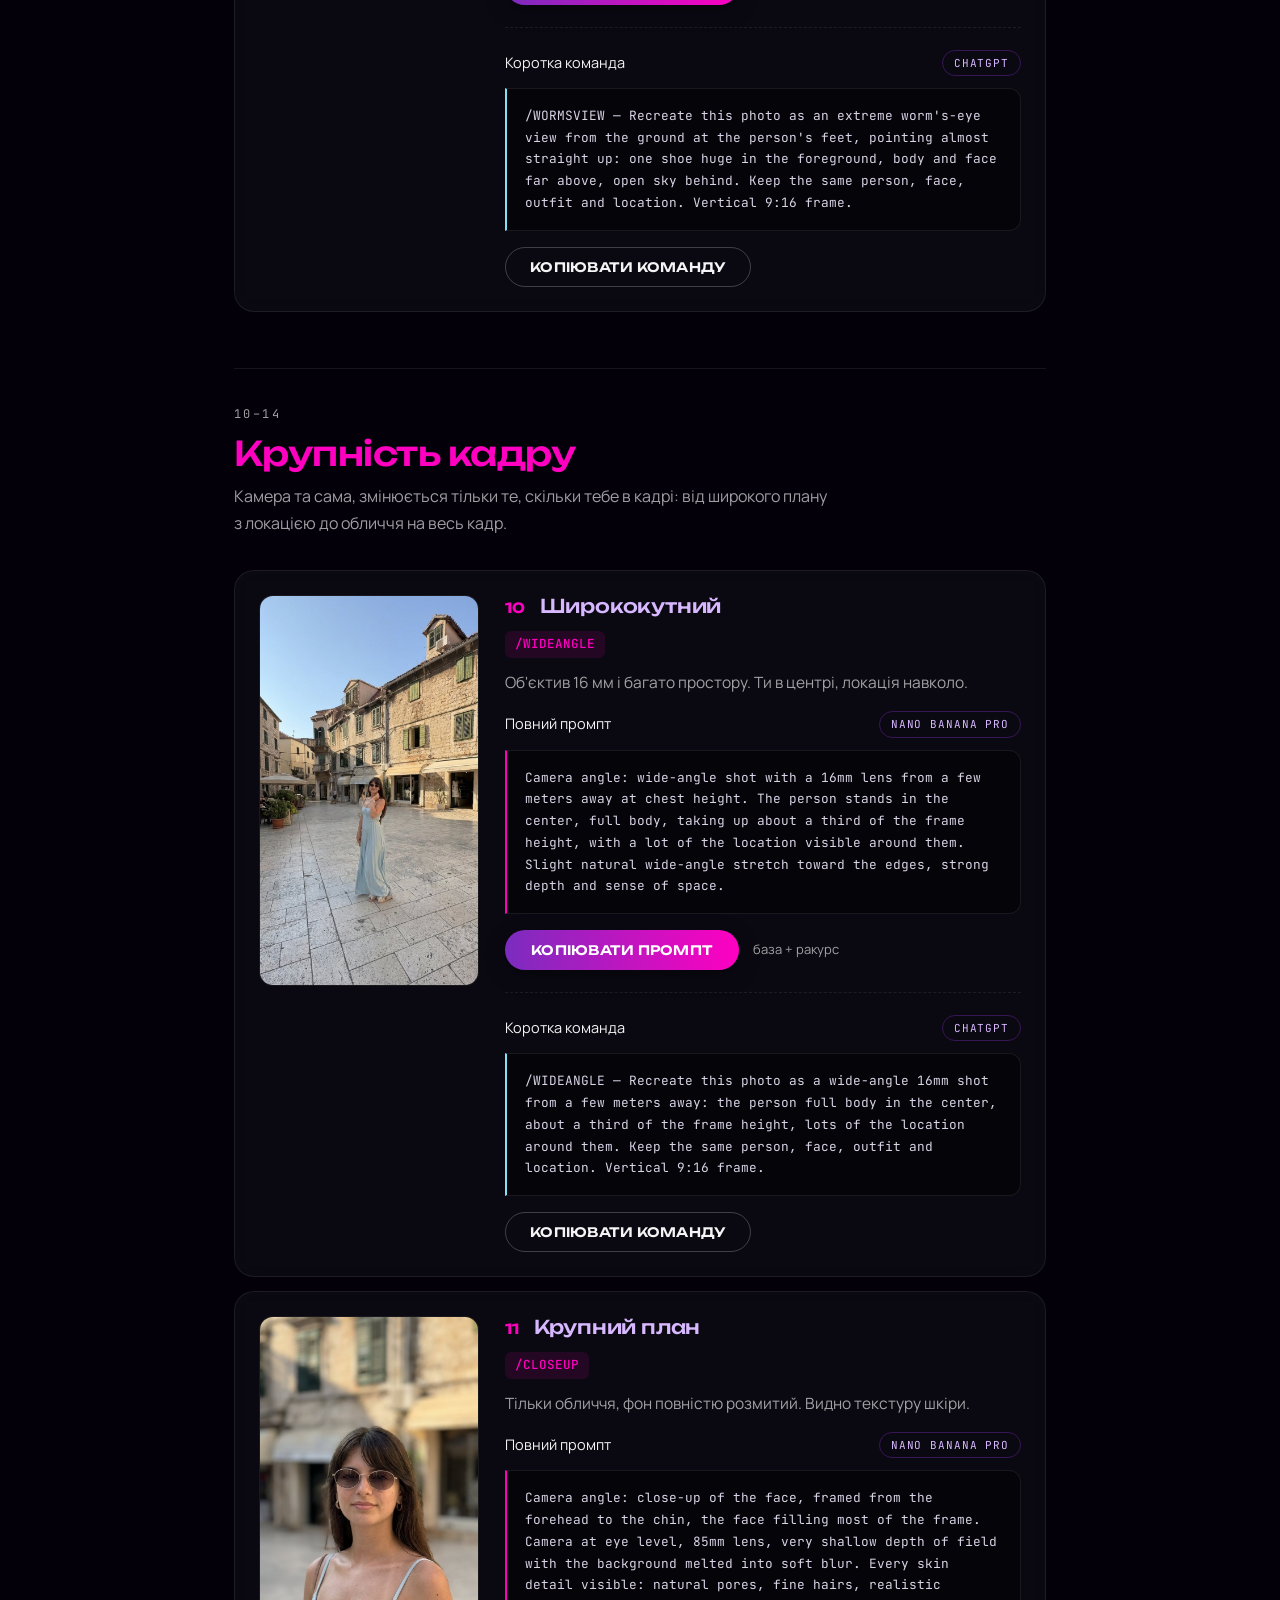
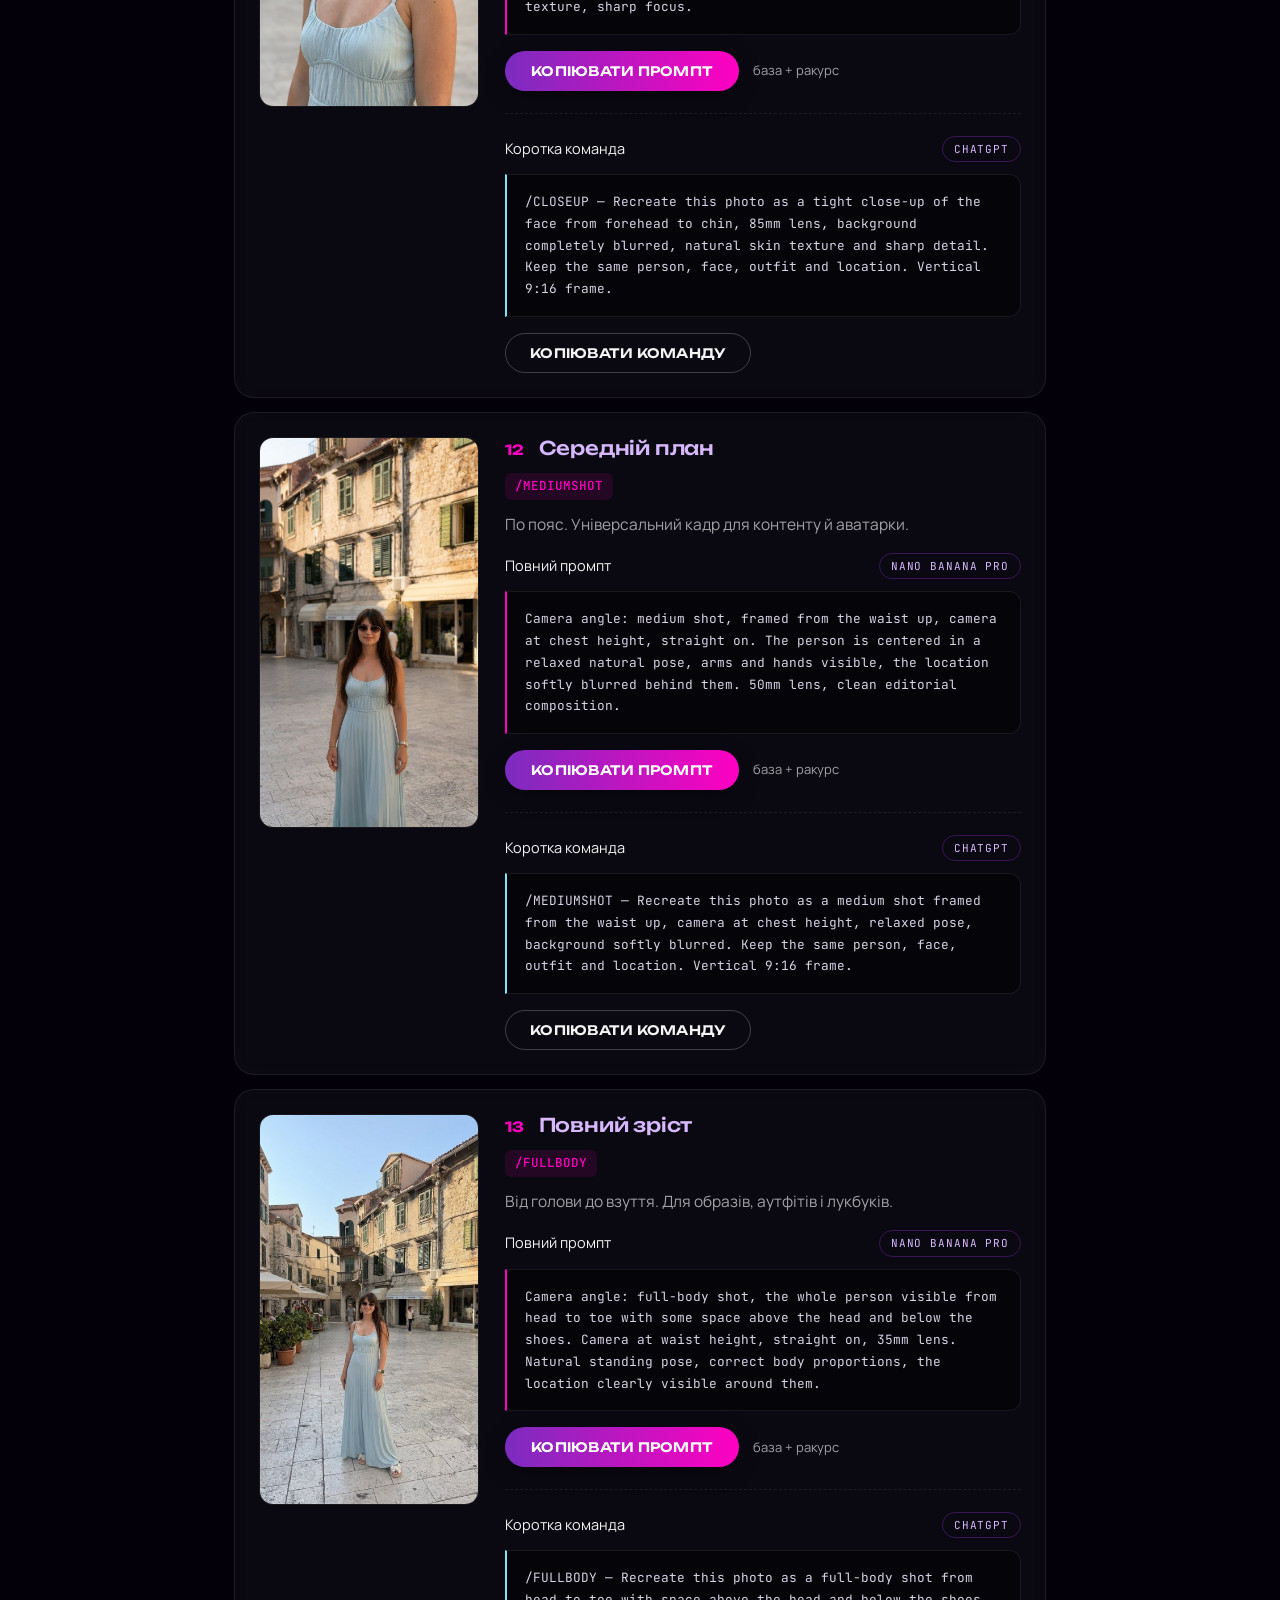
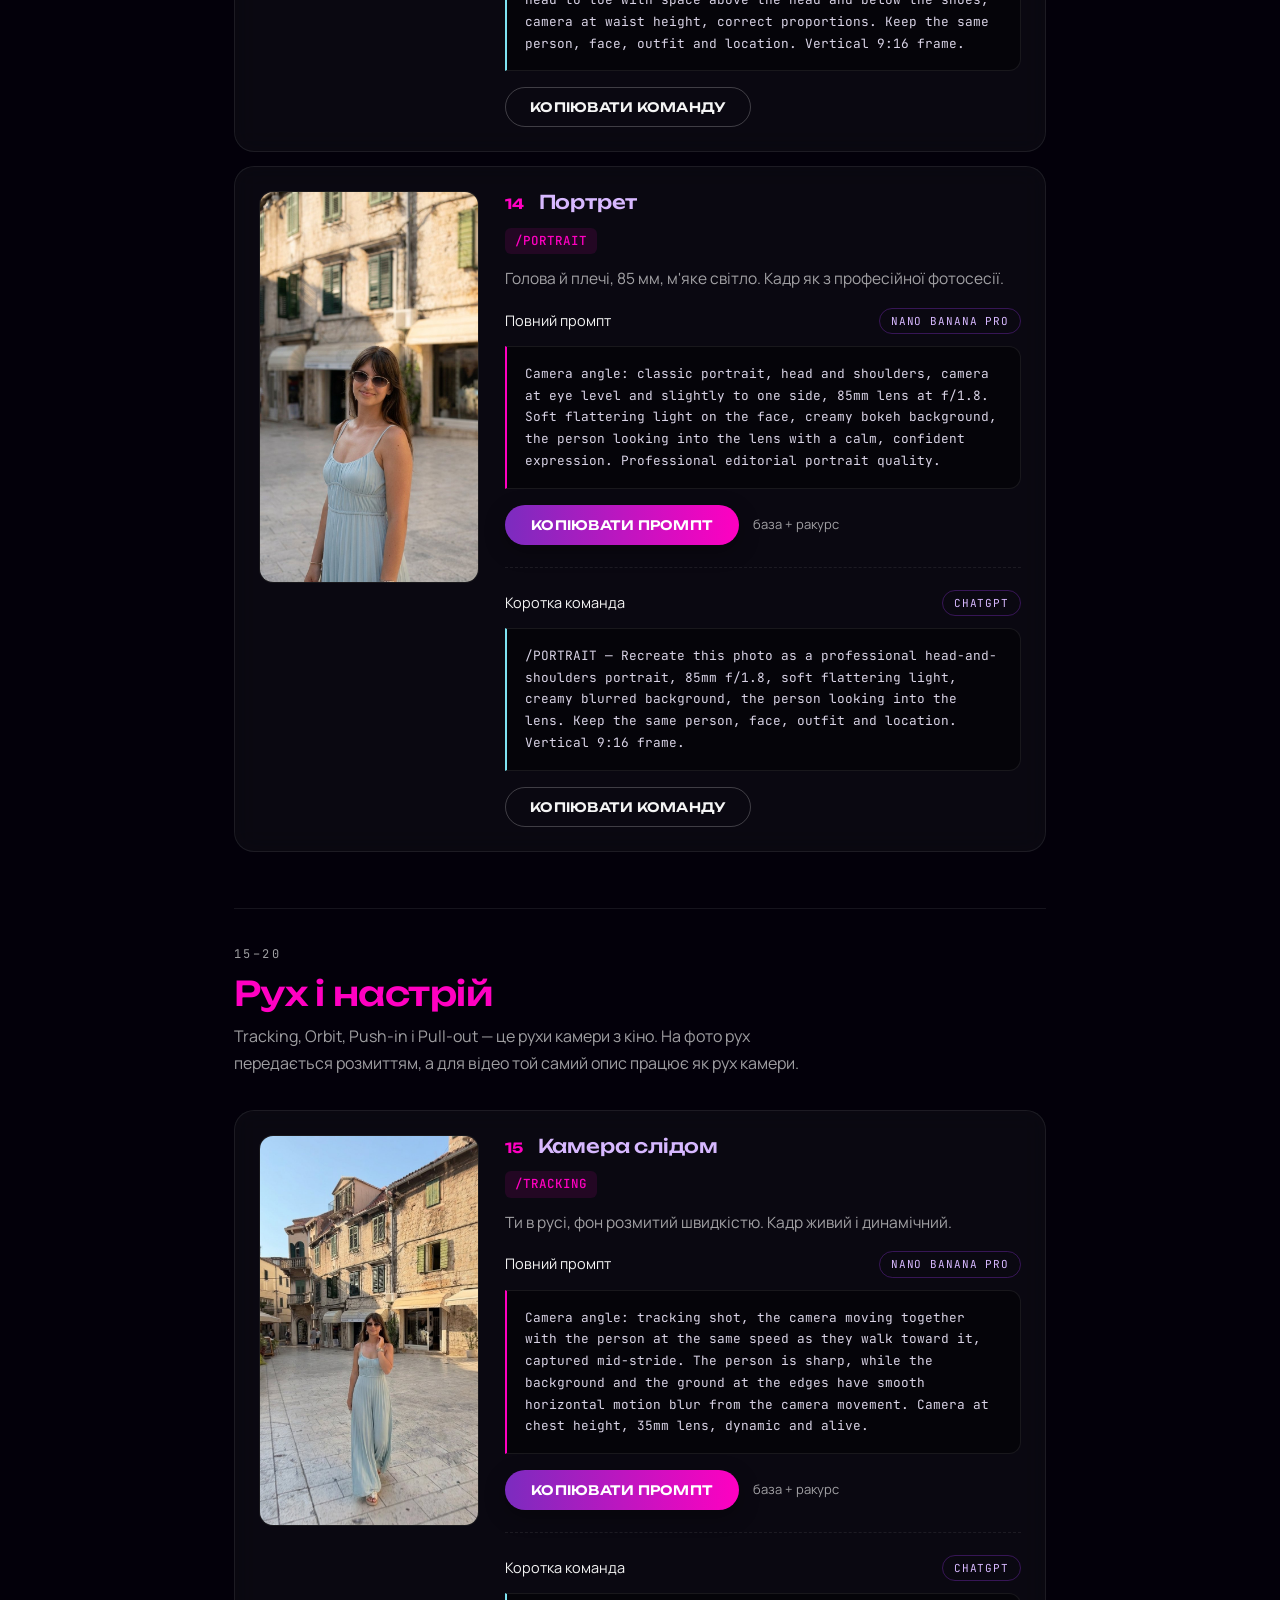
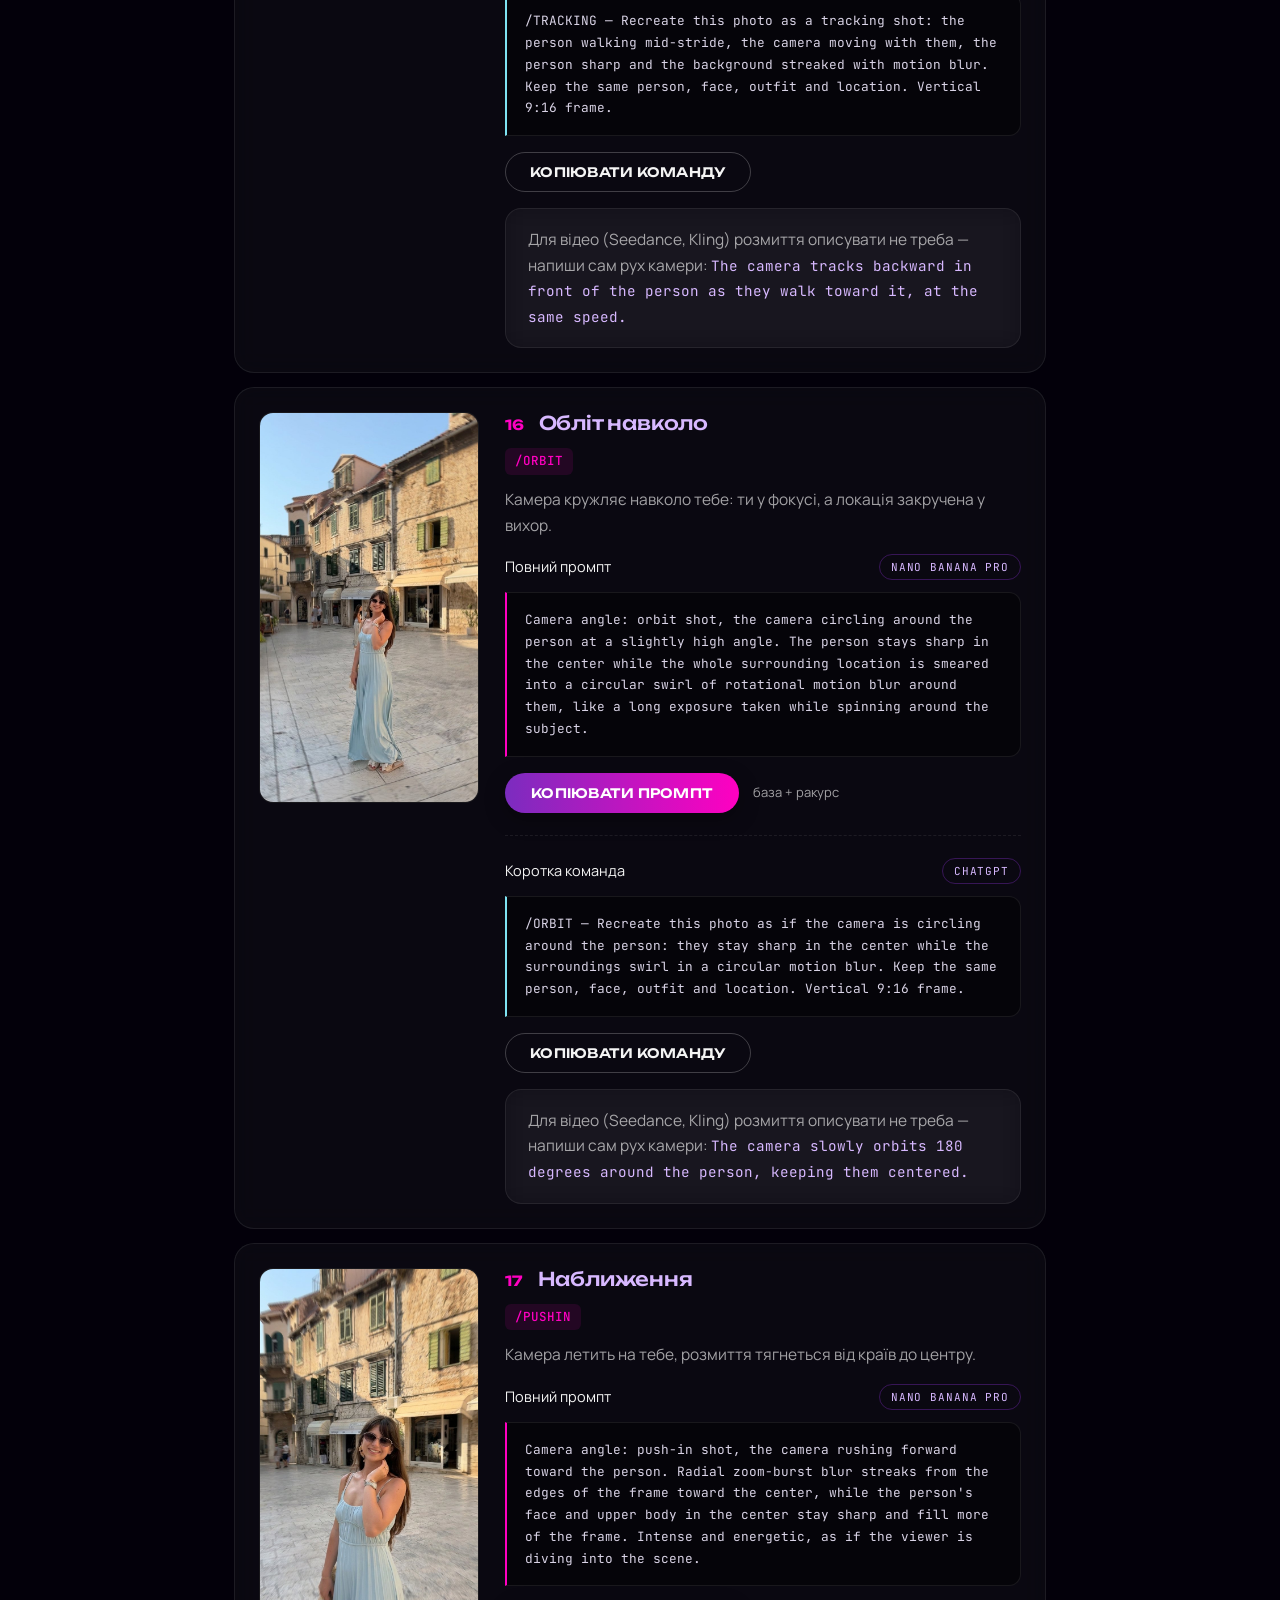
<file: guides/rakursy/index.html>
<!DOCTYPE html>
<html lang="uk">
<head>
<meta charset="UTF-8">
<meta name="viewport" content="width=device-width, initial-scale=1, viewport-fit=cover">
<title>Одне фото — 20 ракурсів: промпти для Nano Banana Pro і ChatGPT | Diana Tsiolkovska</title>
<meta name="description" content="20 готових промптів, щоб «перезняти» одне своє фото з дрона, із землі, крупним планом чи в русі. Для кожного ракурсу — промпт для Nano Banana Pro, команда для ChatGPT і приклад 9:16.">
<link rel="canonical" href="https://diana-creator.site/guides/rakursy/">
<meta name="theme-color" content="#03000a">

<meta property="og:type" content="article">
<meta property="og:url" content="https://diana-creator.site/guides/rakursy/">
<meta property="og:title" content="Одне фото — 20 ракурсів">
<meta property="og:description" content="Перезніми одне своє фото з дрона, із землі, крупним планом чи в русі: 20 промптів для Nano Banana Pro і ChatGPT.">
<meta property="og:image" content="https://diana-creator.site/assets/me.png">
<meta property="og:locale" content="uk_UA">
<meta property="og:site_name" content="Diana Tsiolkovska">

<meta name="twitter:card" content="summary_large_image">
<meta name="twitter:title" content="Одне фото — 20 ракурсів">
<meta name="twitter:description" content="Перезніми одне своє фото з дрона, із землі, крупним планом чи в русі: 20 промптів для Nano Banana Pro і ChatGPT.">
<meta name="twitter:image" content="https://diana-creator.site/assets/me.png">

<link rel="icon" href="../../assets/favicon.ico" type="image/x-icon">
<link rel="icon" href="../../assets/me.png" type="image/png" sizes="32x32">
<link rel="apple-touch-icon" href="../../assets/me.png">

<link rel="preconnect" href="https://fonts.googleapis.com">
<link rel="preconnect" href="https://fonts.gstatic.com" crossorigin>
<link href="https://fonts.googleapis.com/css2?family=Unbounded:wght@300;500;700;900&family=Manrope:wght@400;500;700&family=JetBrains+Mono:wght@400;500&display=swap" rel="stylesheet">

<!-- Relative path so the page also renders when opened straight from disk -->
<link rel="stylesheet" href="../../src/css/guide.css">

<script type="application/ld+json">
{
  "@context": "https://schema.org",
  "@type": "Article",
  "headline": "Одне фото — 20 ракурсів: промпти для Nano Banana Pro і ChatGPT",
  "description": "20 готових промптів англійською, щоб перезняти одне своє фото з іншого ракурсу: з дрона, із землі, крупним планом чи в русі. Обличчя, одяг і локація лишаються твоїми.",
  "url": "https://diana-creator.site/guides/rakursy/",
  "inLanguage": "uk",
  "image": "https://diana-creator.site/assets/me.png",
  "author": {
    "@type": "Person",
    "name": "Diana Tsiolkovska",
    "jobTitle": "UGC & AI Creator",
    "url": "https://diana-creator.site/"
  },
  "publisher": {
    "@type": "Person",
    "name": "Diana Tsiolkovska",
    "url": "https://diana-creator.site/"
  },
  "isPartOf": {
    "@type": "CollectionPage",
    "name": "Безкоштовні AI-гайди",
    "url": "https://diana-creator.site/guides/"
  }
}
</script>
</head>
<body>

<div class="global-background">
  <div class="gradient-orb orb-1"></div>
  <div class="gradient-orb orb-2"></div>
  <div class="gradient-orb orb-3"></div>
  <div class="grid-overlay"></div>
</div>

<a href="https://ig.me/m/diana.tsiolkovska"
   target="_blank" rel="noopener noreferrer"
   class="floating-cta"
   aria-label="Написати в Instagram Direct">
  <span>Написати</span>
  <span aria-hidden="true">✈️</span>
</a>

<header class="hero">
  <div class="ceiling"><div class="ceiling__glow"></div><div class="ceiling__grid"></div></div>
  <div class="wrap hero__inner">
    <a class="backlink" href="../"><span aria-hidden="true">←</span> Всі гайди</a>
    <p class="eyebrow">AI · Фото · 20 ракурсів</p>
    <h1>Одне фото — 20 <span class="accent">ракурсів</span></h1>
    <p class="lede">
      Завантажуєш одне своє фото — і «перезнімаєш» його з дрона, із землі, крупним планом чи в русі.
      Для кожного ракурсу є <strong>детальний промпт для Nano Banana Pro</strong> і <strong>коротка команда для ChatGPT</strong>.
      Обличчя, одяг і локація лишаються твоїми.
    </p>
    <ul class="chips">
      <li>20 промптів · EN</li>
      <li>Nano Banana Pro</li>
      <li>ChatGPT</li>
      <li>9:16</li>
    </ul>

    <div class="author">
      <img src="../../assets/me.png" alt="Diana Tsiolkovska" width="52" height="52" loading="lazy">
      <div>
        <div class="author__name">@diana.tsiolkovska</div>
        <div class="author__role">UGC &amp; AI Creator · твій гайд від Діани</div>
      </div>
    </div>
  </div>
</header>

<main class="wrap">

  <section>
    <div class="sect-head">
      <span class="sect-num">Крок за кроком</span>
      <h2>Як це працює</h2>
      <p class="sect-sub">Чотири кроки. Найважливіший — перший: з вихідного фото модель бере і тебе, і локацію.</p>
    </div>

    <div class="steps">
      <div class="step">
        <span class="step__n">01</span>
        <div>
          <span class="step__t">Обери фото</span>
          <p>Повний зріст, денне світло, чітке обличчя без сильних тіней. Що більше видно тебе й локацію — то точніше модель збудує новий ракурс.</p>
        </div>
      </div>
      <div class="step">
        <span class="step__n">02</span>
        <div>
          <span class="step__t">Відкрий модель</span>
          <p>Nano Banana Pro (у Gemini, AI Studio чи Higgsfield) або ChatGPT. Завантаж своє фото в чат.</p>
        </div>
      </div>
      <div class="step">
        <span class="step__n">03</span>
        <div>
          <span class="step__t">Скопіюй промпт</span>
          <p>Під потрібний ракурс. Кнопка «Копіювати промпт» копіює повний промпт: <a href="#base">базу</a>, яка тримає обличчя, плюс опис ракурсу.</p>
        </div>
      </div>
      <div class="step">
        <span class="step__n">04</span>
        <div>
          <span class="step__t">Генеруй</span>
          <p>У Nano Banana Pro постав формат 9:16 у налаштуваннях. Не сподобалось — згенеруй ще раз тим самим промптом.</p>
        </div>
      </div>
    </div>

    <div class="warn">
      <b>Команди на кшталт /DRONEVIEW — не вбудована функція ChatGPT.</b> Він просто читає текст, тому сама команда без пояснення працює як лотерея.
      Після кожної команди ми дописали коротке речення англійською — так ChatGPT точно розуміє, що саме змінити і що залишити.
    </div>
  </section>

  <section id="base">
    <div class="sect-head">
      <span class="sect-num">Промпт / EN</span>
      <h2>Базова частина для Nano Banana Pro</h2>
      <p class="sect-sub">Вона однакова в усіх 20 промптах і відповідає за те, щоб ти лишалась собою: те саме обличчя, одяг і місце. У картках нижче показано <b>тільки опис ракурсу</b> — кнопка «Копіювати промпт» сама склеює <b>базу + ракурс</b> в один готовий промпт.</p>
    </div>

    <div class="base base--flush">
      <p class="base__label">База · додається до кожного ракурсу</p>
<pre class="code code--base" id="base-prompt">Use the uploaded photo as the reference. Create a new photo of the same person in the same place, shot from a different camera position. Keep their identity exactly: same face and facial features, skin tone, hairstyle, facial hair, any glasses and accessories, the same outfit and shoes, the same body proportions and age. Keep the same location, weather and time of day, and extend the environment naturally wherever new areas come into view. Photorealistic photo taken on a real camera, natural skin texture, sharp focus on the person, vertical 9:16 frame, no text, no watermark.</pre>
    </div>
  </section>

  <section id="angles">
    <div class="sect-head">
      <span class="sect-num">Навігація</span>
      <h2>Швидкий перехід до ракурсу</h2>
    </div>

    <nav class="jump" aria-label="Ракурси">
      <a href="#droneview"><b>01</b>/DRONEVIEW</a>
      <a href="#topdown"><b>02</b>/TOPDOWN</a>
      <a href="#birdseye"><b>03</b>/BIRDSEYE</a>
      <a href="#overhead"><b>04</b>/OVERHEAD</a>
      <a href="#highangle"><b>05</b>/HIGHANGLE</a>
      <a href="#lowangle"><b>06</b>/LOWANGLE</a>
      <a href="#groundlevel"><b>07</b>/GROUNDLEVEL</a>
      <a href="#eyelevel"><b>08</b>/EYELEVEL</a>
      <a href="#wormsview"><b>09</b>/WORMSVIEW</a>
      <a href="#wideangle"><b>10</b>/WIDEANGLE</a>
      <a href="#closeup"><b>11</b>/CLOSEUP</a>
      <a href="#mediumshot"><b>12</b>/MEDIUMSHOT</a>
      <a href="#fullbody"><b>13</b>/FULLBODY</a>
      <a href="#portrait"><b>14</b>/PORTRAIT</a>
      <a href="#tracking"><b>15</b>/TRACKING</a>
      <a href="#orbit"><b>16</b>/ORBIT</a>
      <a href="#pushin"><b>17</b>/PUSHIN</a>
      <a href="#pullout"><b>18</b>/PULLOUT</a>
      <a href="#dutchangle"><b>19</b>/DUTCHANGLE</a>
      <a href="#cinematic"><b>20</b>/CINEMATIC</a>
    </nav>
  </section>

  <section id="g-top">
    <div class="sect-head">
      <span class="sect-num">01–05</span>
      <h2>Згори</h2>
      <p class="sect-sub">Камера над тобою: від дрона на висоті до кадру трохи вище голови. Що вище камера — то більше видно локацію і то менша фігура.</p>
    </div>

    <div class="cards">
      <article class="card card--shot" id="droneview">
        <img class="card__shot" src="images/droneview.jpg" alt="Приклад ракурсу /DRONEVIEW" width="768" height="1376" loading="lazy" decoding="async">
        <div class="card__body">
          <div class="card__top"><span class="card__n">01</span><h3>Вид з дрона</h3></div>
          <code class="cmd">/DRONEVIEW</code>
          <p class="card__desc">Високо в повітрі, камера дивиться вниз під кутом. Показує масштаб локації: подорожі, природа, місто.</p>

          <div class="prompt">
            <div class="prompt__label"><span class="prompt__text">Повний промпт</span><span class="prompt__tool">Nano Banana Pro</span></div>
<pre class="design p-nano">Camera angle: high aerial drone shot from about 15–20 meters up, looking down at a steep angle. The person stands in the center of the frame, small but clearly recognizable, face tilted up toward the drone. Plenty of the surrounding location is visible around them: ground texture, paths, trees or buildings. Wide drone lens, crisp detail, even daylight.</pre>
            <div class="card__foot">
              <button class="copy" type="button" data-kind="nano">Копіювати промпт</button>
              <span class="hint">база + ракурс</span>
            </div>
          </div>

          <div class="prompt">
            <div class="prompt__label"><span class="prompt__text">Коротка команда</span><span class="prompt__tool">ChatGPT</span></div>
<pre class="design design--gpt p-gpt">/DRONEVIEW — Recreate this photo as a high aerial drone shot looking down at a steep angle, the person small in the center looking up at the camera, lots of the location visible around them. Keep the same person, face, outfit and location. Vertical 9:16 frame.</pre>
            <div class="card__foot">
              <button class="copy copy--ghost" type="button" data-kind="gpt">Копіювати команду</button>
            </div>
          </div>
        </div>
      </article>
      <article class="card card--shot" id="topdown">
        <img class="card__shot" src="images/topdown.jpg" alt="Приклад ракурсу /TOPDOWN" width="768" height="1376" loading="lazy" decoding="async">
        <div class="card__body">
          <div class="card__top"><span class="card__n">02</span><h3>Прямо над головою</h3></div>
          <code class="cmd">/TOPDOWN</code>
          <p class="card__desc">Камера строго над тобою, під 90°. Ти дивишся вгору в об'єктив — ефектний перший кадр для рілса.</p>

          <div class="prompt">
            <div class="prompt__label"><span class="prompt__text">Повний промпт</span><span class="prompt__tool">Nano Banana Pro</span></div>
<pre class="design p-nano">Camera angle: top-down shot, camera positioned directly above the person about 2–3 meters over their head, pointing straight down at 90 degrees. Strong vertical foreshortening: head and shoulders closest to the lens, the body and shoes visible below them on the ground. The person looks straight up into the lens. The ground fills the entire background.</pre>
            <div class="card__foot">
              <button class="copy" type="button" data-kind="nano">Копіювати промпт</button>
              <span class="hint">база + ракурс</span>
            </div>
          </div>

          <div class="prompt">
            <div class="prompt__label"><span class="prompt__text">Коротка команда</span><span class="prompt__tool">ChatGPT</span></div>
<pre class="design design--gpt p-gpt">/TOPDOWN — Recreate this photo from directly above, camera pointing straight down at 90°, the person looking straight up into the lens, head and shoulders closest to the camera and shoes on the ground below. Keep the same person, face, outfit and location. Vertical 9:16 frame.</pre>
            <div class="card__foot">
              <button class="copy copy--ghost" type="button" data-kind="gpt">Копіювати команду</button>
            </div>
          </div>
        </div>
      </article>
      <article class="card card--shot" id="birdseye">
        <img class="card__shot" src="images/birdseye.jpg" alt="Приклад ракурсу /BIRDSEYE" width="768" height="1376" loading="lazy" decoding="async">
        <div class="card__body">
          <div class="card__top"><span class="card__n">03</span><h3>Пташиний політ</h3></div>
          <code class="cmd">/BIRDSEYE</code>
          <p class="card__desc">Дуже високо і строго вниз. Ти — маленька фігура в центрі, а локація виглядає як карта.</p>

          <div class="prompt">
            <div class="prompt__label"><span class="prompt__text">Повний промпт</span><span class="prompt__tool">Nano Banana Pro</span></div>
<pre class="design p-nano">Camera angle: bird's-eye view from very high above, looking straight down. The person is a small figure in the center of the frame, seen from above, surrounded by a large area of the ground and location that forms a clean, graphic, almost map-like composition. Strong sense of scale and space, sharp detail everywhere.</pre>
            <div class="card__foot">
              <button class="copy" type="button" data-kind="nano">Копіювати промпт</button>
              <span class="hint">база + ракурс</span>
            </div>
          </div>

          <div class="prompt">
            <div class="prompt__label"><span class="prompt__text">Коротка команда</span><span class="prompt__tool">ChatGPT</span></div>
<pre class="design design--gpt p-gpt">/BIRDSEYE — Recreate this photo as a bird's-eye view from very high above looking straight down, the person a small figure in the center surrounded by a large area of the location, clean graphic composition. Keep the same person, face, outfit and location. Vertical 9:16 frame.</pre>
            <div class="card__foot">
              <button class="copy copy--ghost" type="button" data-kind="gpt">Копіювати команду</button>
            </div>
          </div>
        </div>
      </article>
      <article class="card card--shot" id="overhead">
        <img class="card__shot" src="images/overhead.jpg" alt="Приклад ракурсу /OVERHEAD" width="768" height="1376" loading="lazy" decoding="async">
        <div class="card__body">
          <div class="card__top"><span class="card__n">04</span><h3>Згори, прямо вниз</h3></div>
          <code class="cmd">/OVERHEAD</code>
          <p class="card__desc">Камера трохи вище голови. Голова й плечі великі, ноги в перспективі маленькі.</p>

          <div class="prompt">
            <div class="prompt__label"><span class="prompt__text">Повний промпт</span><span class="prompt__tool">Nano Banana Pro</span></div>
<pre class="design p-nano">Camera angle: overhead shot, camera held about one meter above the person's head, pointing straight down. The top of the head, shoulders and chest are large in the frame, the legs and shoes strongly foreshortened below. The person looks down toward the ground, relaxed and natural. The ground around them forms the background.</pre>
            <div class="card__foot">
              <button class="copy" type="button" data-kind="nano">Копіювати промпт</button>
              <span class="hint">база + ракурс</span>
            </div>
          </div>

          <div class="prompt">
            <div class="prompt__label"><span class="prompt__text">Коротка команда</span><span class="prompt__tool">ChatGPT</span></div>
<pre class="design design--gpt p-gpt">/OVERHEAD — Recreate this photo with the camera just above the person's head pointing straight down: head and shoulders large in the frame, legs and shoes foreshortened below, the person looking down. Keep the same person, face, outfit and location. Vertical 9:16 frame.</pre>
            <div class="card__foot">
              <button class="copy copy--ghost" type="button" data-kind="gpt">Копіювати команду</button>
            </div>
          </div>
        </div>
      </article>
      <article class="card card--shot" id="highangle">
        <img class="card__shot" src="images/highangle.jpg" alt="Приклад ракурсу /HIGHANGLE" width="768" height="1376" loading="lazy" decoding="async">
        <div class="card__body">
          <div class="card__top"><span class="card__n">05</span><h3>Згори під кутом</h3></div>
          <code class="cmd">/HIGHANGLE</code>
          <p class="card__desc">Камера над рівнем очей, десь під 45°. Ти дивишся вгору — м'який, трохи ніжний ракурс.</p>

          <div class="prompt">
            <div class="prompt__label"><span class="prompt__text">Повний промпт</span><span class="prompt__tool">Nano Banana Pro</span></div>
<pre class="design p-nano">Camera angle: high-angle shot, camera about 1–1.5 meters above eye level, tilted down at around 45 degrees. The person looks up toward the lens, face in clear view, body gently foreshortened with the ground visible behind them. Natural, slightly soft and vulnerable perspective, 35mm lens.</pre>
            <div class="card__foot">
              <button class="copy" type="button" data-kind="nano">Копіювати промпт</button>
              <span class="hint">база + ракурс</span>
            </div>
          </div>

          <div class="prompt">
            <div class="prompt__label"><span class="prompt__text">Коротка команда</span><span class="prompt__tool">ChatGPT</span></div>
<pre class="design design--gpt p-gpt">/HIGHANGLE — Recreate this photo from a high angle: camera above eye level tilted down about 45°, the person looking up at the lens, face clearly visible, ground behind them. Keep the same person, face, outfit and location. Vertical 9:16 frame.</pre>
            <div class="card__foot">
              <button class="copy copy--ghost" type="button" data-kind="gpt">Копіювати команду</button>
            </div>
          </div>
        </div>
      </article>
    </div>
  </section>

  <section id="g-low">
    <div class="sect-head">
      <span class="sect-num">06–09</span>
      <h2>Знизу і на рівні очей</h2>
      <p class="sect-sub">Низька камера додає силу й масштаб, камера на рівні очей — чесність і контакт. Найдраматичніший тут /WORMSVIEW.</p>
    </div>

    <div class="cards">
      <article class="card card--shot" id="lowangle">
        <img class="card__shot" src="images/lowangle.jpg" alt="Приклад ракурсу /LOWANGLE" width="768" height="1376" loading="lazy" decoding="async">
        <div class="card__body">
          <div class="card__top"><span class="card__n">06</span><h3>Знизу вгору</h3></div>
          <code class="cmd">/LOWANGLE</code>
          <p class="card__desc">Камера на рівні колін. Ти виглядаєш вище й упевненіше, за спиною небо.</p>

          <div class="prompt">
            <div class="prompt__label"><span class="prompt__text">Повний промпт</span><span class="prompt__tool">Nano Banana Pro</span></div>
<pre class="design p-nano">Camera angle: low-angle shot, camera at knee height pointing up at the person. They look taller, stronger and more confident, towering over the frame, with the sky and treetops or building tops behind them. The face stays clearly visible, looking down toward the camera or off to the side. 28mm lens, confident hero perspective.</pre>
            <div class="card__foot">
              <button class="copy" type="button" data-kind="nano">Копіювати промпт</button>
              <span class="hint">база + ракурс</span>
            </div>
          </div>

          <div class="prompt">
            <div class="prompt__label"><span class="prompt__text">Коротка команда</span><span class="prompt__tool">ChatGPT</span></div>
<pre class="design design--gpt p-gpt">/LOWANGLE — Recreate this photo from a low angle, camera at knee height pointing up: the person towers over the frame with the sky and treetops behind them, face clearly visible. Keep the same person, face, outfit and location. Vertical 9:16 frame.</pre>
            <div class="card__foot">
              <button class="copy copy--ghost" type="button" data-kind="gpt">Копіювати команду</button>
            </div>
          </div>
        </div>
      </article>
      <article class="card card--shot" id="groundlevel">
        <img class="card__shot" src="images/groundlevel.jpg" alt="Приклад ракурсу /GROUNDLEVEL" width="768" height="1376" loading="lazy" decoding="async">
        <div class="card__body">
          <div class="card__top"><span class="card__n">07</span><h3>На рівні землі</h3></div>
          <code class="cmd">/GROUNDLEVEL</code>
          <p class="card__desc">Об'єктив лежить на землі. Фактура землі розмита на передньому плані, ти стоїш далі.</p>

          <div class="prompt">
            <div class="prompt__label"><span class="prompt__text">Повний промпт</span><span class="prompt__tool">Nano Banana Pro</span></div>
<pre class="design p-nano">Camera angle: ground-level shot, camera lying on the ground with the lens a few centimeters above the surface, pointing straight ahead. The ground stretches toward the horizon, its texture large in the foreground and falling into soft focus. The person stands further away, full body visible, with the path or ground leading toward them. Shallow depth of field, 35mm lens.</pre>
            <div class="card__foot">
              <button class="copy" type="button" data-kind="nano">Копіювати промпт</button>
              <span class="hint">база + ракурс</span>
            </div>
          </div>

          <div class="prompt">
            <div class="prompt__label"><span class="prompt__text">Коротка команда</span><span class="prompt__tool">ChatGPT</span></div>
<pre class="design design--gpt p-gpt">/GROUNDLEVEL — Recreate this photo with the camera lying on the ground, lens a few centimeters above the surface: the ground texture large and blurred in the foreground, the person standing further away, full body in frame. Keep the same person, face, outfit and location. Vertical 9:16 frame.</pre>
            <div class="card__foot">
              <button class="copy copy--ghost" type="button" data-kind="gpt">Копіювати команду</button>
            </div>
          </div>
        </div>
      </article>
      <article class="card card--shot" id="eyelevel">
        <img class="card__shot" src="images/eyelevel.jpg" alt="Приклад ракурсу /EYELEVEL" width="768" height="1376" loading="lazy" decoding="async">
        <div class="card__body">
          <div class="card__top"><span class="card__n">08</span><h3>На рівні очей</h3></div>
          <code class="cmd">/EYELEVEL</code>
          <p class="card__desc">Рівно, без нахилу. Нейтральний, чесний кадр із поглядом прямо в камеру.</p>

          <div class="prompt">
            <div class="prompt__label"><span class="prompt__text">Повний промпт</span><span class="prompt__tool">Nano Banana Pro</span></div>
<pre class="design p-nano">Camera angle: eye-level shot, camera at exactly the height of the person's eyes, straight on, no tilt. Neutral and honest perspective, the person looks directly into the lens, framed from the chest up with the location softly blurred behind them. 50mm lens, natural proportions, no distortion.</pre>
            <div class="card__foot">
              <button class="copy" type="button" data-kind="nano">Копіювати промпт</button>
              <span class="hint">база + ракурс</span>
            </div>
          </div>

          <div class="prompt">
            <div class="prompt__label"><span class="prompt__text">Коротка команда</span><span class="prompt__tool">ChatGPT</span></div>
<pre class="design design--gpt p-gpt">/EYELEVEL — Recreate this photo at eye level, camera straight on at the height of the person's eyes, framed from the chest up, the person looking directly into the lens, background softly blurred. Keep the same person, face, outfit and location. Vertical 9:16 frame.</pre>
            <div class="card__foot">
              <button class="copy copy--ghost" type="button" data-kind="gpt">Копіювати команду</button>
            </div>
          </div>
        </div>
      </article>
      <article class="card card--shot" id="wormsview">
        <img class="card__shot" src="images/wormsview.jpg" alt="Приклад ракурсу /WORMSVIEW" width="768" height="1376" loading="lazy" decoding="async">
        <div class="card__body">
          <div class="card__top"><span class="card__n">09</span><h3>Погляд черв'яка</h3></div>
          <code class="cmd">/WORMSVIEW</code>
          <p class="card__desc">Камера під ногами і дивиться майже вертикально вгору. Взуття величезне, небо на все тло.</p>

          <div class="prompt">
            <div class="prompt__label"><span class="prompt__text">Повний промпт</span><span class="prompt__tool">Nano Banana Pro</span></div>
<pre class="design p-nano">Camera angle: extreme worm's-eye view, camera on the ground right at the person's feet, pointing almost straight up. One shoe very large and close to the lens in the foreground, the legs rising up, the body and face far above, with open sky filling the background. Wide 16mm lens with strong perspective distortion, dramatic and bold.</pre>
            <div class="card__foot">
              <button class="copy" type="button" data-kind="nano">Копіювати промпт</button>
              <span class="hint">база + ракурс</span>
            </div>
          </div>

          <div class="prompt">
            <div class="prompt__label"><span class="prompt__text">Коротка команда</span><span class="prompt__tool">ChatGPT</span></div>
<pre class="design design--gpt p-gpt">/WORMSVIEW — Recreate this photo as an extreme worm's-eye view from the ground at the person's feet, pointing almost straight up: one shoe huge in the foreground, body and face far above, open sky behind. Keep the same person, face, outfit and location. Vertical 9:16 frame.</pre>
            <div class="card__foot">
              <button class="copy copy--ghost" type="button" data-kind="gpt">Копіювати команду</button>
            </div>
          </div>
        </div>
      </article>
    </div>
  </section>

  <section id="g-size">
    <div class="sect-head">
      <span class="sect-num">10–14</span>
      <h2>Крупність кадру</h2>
      <p class="sect-sub">Камера та сама, змінюється тільки те, скільки тебе в кадрі: від широкого плану з локацією до обличчя на весь кадр.</p>
    </div>

    <div class="cards">
      <article class="card card--shot" id="wideangle">
        <img class="card__shot" src="images/wideangle.jpg" alt="Приклад ракурсу /WIDEANGLE" width="768" height="1376" loading="lazy" decoding="async">
        <div class="card__body">
          <div class="card__top"><span class="card__n">10</span><h3>Ширококутний</h3></div>
          <code class="cmd">/WIDEANGLE</code>
          <p class="card__desc">Об'єктив 16 мм і багато простору. Ти в центрі, локація навколо.</p>

          <div class="prompt">
            <div class="prompt__label"><span class="prompt__text">Повний промпт</span><span class="prompt__tool">Nano Banana Pro</span></div>
<pre class="design p-nano">Camera angle: wide-angle shot with a 16mm lens from a few meters away at chest height. The person stands in the center, full body, taking up about a third of the frame height, with a lot of the location visible around them. Slight natural wide-angle stretch toward the edges, strong depth and sense of space.</pre>
            <div class="card__foot">
              <button class="copy" type="button" data-kind="nano">Копіювати промпт</button>
              <span class="hint">база + ракурс</span>
            </div>
          </div>

          <div class="prompt">
            <div class="prompt__label"><span class="prompt__text">Коротка команда</span><span class="prompt__tool">ChatGPT</span></div>
<pre class="design design--gpt p-gpt">/WIDEANGLE — Recreate this photo as a wide-angle 16mm shot from a few meters away: the person full body in the center, about a third of the frame height, lots of the location around them. Keep the same person, face, outfit and location. Vertical 9:16 frame.</pre>
            <div class="card__foot">
              <button class="copy copy--ghost" type="button" data-kind="gpt">Копіювати команду</button>
            </div>
          </div>
        </div>
      </article>
      <article class="card card--shot" id="closeup">
        <img class="card__shot" src="images/closeup.jpg" alt="Приклад ракурсу /CLOSEUP" width="768" height="1376" loading="lazy" decoding="async">
        <div class="card__body">
          <div class="card__top"><span class="card__n">11</span><h3>Крупний план</h3></div>
          <code class="cmd">/CLOSEUP</code>
          <p class="card__desc">Тільки обличчя, фон повністю розмитий. Видно текстуру шкіри.</p>

          <div class="prompt">
            <div class="prompt__label"><span class="prompt__text">Повний промпт</span><span class="prompt__tool">Nano Banana Pro</span></div>
<pre class="design p-nano">Camera angle: close-up of the face, framed from the forehead to the chin, the face filling most of the frame. Camera at eye level, 85mm lens, very shallow depth of field with the background melted into soft blur. Every skin detail visible: natural pores, fine hairs, realistic texture, sharp focus.</pre>
            <div class="card__foot">
              <button class="copy" type="button" data-kind="nano">Копіювати промпт</button>
              <span class="hint">база + ракурс</span>
            </div>
          </div>

          <div class="prompt">
            <div class="prompt__label"><span class="prompt__text">Коротка команда</span><span class="prompt__tool">ChatGPT</span></div>
<pre class="design design--gpt p-gpt">/CLOSEUP — Recreate this photo as a tight close-up of the face from forehead to chin, 85mm lens, background completely blurred, natural skin texture and sharp detail. Keep the same person, face, outfit and location. Vertical 9:16 frame.</pre>
            <div class="card__foot">
              <button class="copy copy--ghost" type="button" data-kind="gpt">Копіювати команду</button>
            </div>
          </div>
        </div>
      </article>
      <article class="card card--shot" id="mediumshot">
        <img class="card__shot" src="images/mediumshot.jpg" alt="Приклад ракурсу /MEDIUMSHOT" width="768" height="1376" loading="lazy" decoding="async">
        <div class="card__body">
          <div class="card__top"><span class="card__n">12</span><h3>Середній план</h3></div>
          <code class="cmd">/MEDIUMSHOT</code>
          <p class="card__desc">По пояс. Універсальний кадр для контенту й аватарки.</p>

          <div class="prompt">
            <div class="prompt__label"><span class="prompt__text">Повний промпт</span><span class="prompt__tool">Nano Banana Pro</span></div>
<pre class="design p-nano">Camera angle: medium shot, framed from the waist up, camera at chest height, straight on. The person is centered in a relaxed natural pose, arms and hands visible, the location softly blurred behind them. 50mm lens, clean editorial composition.</pre>
            <div class="card__foot">
              <button class="copy" type="button" data-kind="nano">Копіювати промпт</button>
              <span class="hint">база + ракурс</span>
            </div>
          </div>

          <div class="prompt">
            <div class="prompt__label"><span class="prompt__text">Коротка команда</span><span class="prompt__tool">ChatGPT</span></div>
<pre class="design design--gpt p-gpt">/MEDIUMSHOT — Recreate this photo as a medium shot framed from the waist up, camera at chest height, relaxed pose, background softly blurred. Keep the same person, face, outfit and location. Vertical 9:16 frame.</pre>
            <div class="card__foot">
              <button class="copy copy--ghost" type="button" data-kind="gpt">Копіювати команду</button>
            </div>
          </div>
        </div>
      </article>
      <article class="card card--shot" id="fullbody">
        <img class="card__shot" src="images/fullbody.jpg" alt="Приклад ракурсу /FULLBODY" width="768" height="1376" loading="lazy" decoding="async">
        <div class="card__body">
          <div class="card__top"><span class="card__n">13</span><h3>Повний зріст</h3></div>
          <code class="cmd">/FULLBODY</code>
          <p class="card__desc">Від голови до взуття. Для образів, аутфітів і лукбуків.</p>

          <div class="prompt">
            <div class="prompt__label"><span class="prompt__text">Повний промпт</span><span class="prompt__tool">Nano Banana Pro</span></div>
<pre class="design p-nano">Camera angle: full-body shot, the whole person visible from head to toe with some space above the head and below the shoes. Camera at waist height, straight on, 35mm lens. Natural standing pose, correct body proportions, the location clearly visible around them.</pre>
            <div class="card__foot">
              <button class="copy" type="button" data-kind="nano">Копіювати промпт</button>
              <span class="hint">база + ракурс</span>
            </div>
          </div>

          <div class="prompt">
            <div class="prompt__label"><span class="prompt__text">Коротка команда</span><span class="prompt__tool">ChatGPT</span></div>
<pre class="design design--gpt p-gpt">/FULLBODY — Recreate this photo as a full-body shot from head to toe with space above the head and below the shoes, camera at waist height, correct proportions. Keep the same person, face, outfit and location. Vertical 9:16 frame.</pre>
            <div class="card__foot">
              <button class="copy copy--ghost" type="button" data-kind="gpt">Копіювати команду</button>
            </div>
          </div>
        </div>
      </article>
      <article class="card card--shot" id="portrait">
        <img class="card__shot" src="images/portrait.jpg" alt="Приклад ракурсу /PORTRAIT" width="768" height="1376" loading="lazy" decoding="async">
        <div class="card__body">
          <div class="card__top"><span class="card__n">14</span><h3>Портрет</h3></div>
          <code class="cmd">/PORTRAIT</code>
          <p class="card__desc">Голова й плечі, 85 мм, м'яке світло. Кадр як з професійної фотосесії.</p>

          <div class="prompt">
            <div class="prompt__label"><span class="prompt__text">Повний промпт</span><span class="prompt__tool">Nano Banana Pro</span></div>
<pre class="design p-nano">Camera angle: classic portrait, head and shoulders, camera at eye level and slightly to one side, 85mm lens at f/1.8. Soft flattering light on the face, creamy bokeh background, the person looking into the lens with a calm, confident expression. Professional editorial portrait quality.</pre>
            <div class="card__foot">
              <button class="copy" type="button" data-kind="nano">Копіювати промпт</button>
              <span class="hint">база + ракурс</span>
            </div>
          </div>

          <div class="prompt">
            <div class="prompt__label"><span class="prompt__text">Коротка команда</span><span class="prompt__tool">ChatGPT</span></div>
<pre class="design design--gpt p-gpt">/PORTRAIT — Recreate this photo as a professional head-and-shoulders portrait, 85mm f/1.8, soft flattering light, creamy blurred background, the person looking into the lens. Keep the same person, face, outfit and location. Vertical 9:16 frame.</pre>
            <div class="card__foot">
              <button class="copy copy--ghost" type="button" data-kind="gpt">Копіювати команду</button>
            </div>
          </div>
        </div>
      </article>
    </div>
  </section>

  <section id="g-motion">
    <div class="sect-head">
      <span class="sect-num">15–20</span>
      <h2>Рух і настрій</h2>
      <p class="sect-sub">Tracking, Orbit, Push-in і Pull-out — це рухи камери з кіно. На фото рух передається розмиттям, а для відео той самий опис працює як рух камери.</p>
    </div>

    <div class="cards">
      <article class="card card--shot" id="tracking">
        <img class="card__shot" src="images/tracking.jpg" alt="Приклад ракурсу /TRACKING" width="768" height="1376" loading="lazy" decoding="async">
        <div class="card__body">
          <div class="card__top"><span class="card__n">15</span><h3>Камера слідом</h3></div>
          <code class="cmd">/TRACKING</code>
          <p class="card__desc">Ти в русі, фон розмитий швидкістю. Кадр живий і динамічний.</p>

          <div class="prompt">
            <div class="prompt__label"><span class="prompt__text">Повний промпт</span><span class="prompt__tool">Nano Banana Pro</span></div>
<pre class="design p-nano">Camera angle: tracking shot, the camera moving together with the person at the same speed as they walk toward it, captured mid-stride. The person is sharp, while the background and the ground at the edges have smooth horizontal motion blur from the camera movement. Camera at chest height, 35mm lens, dynamic and alive.</pre>
            <div class="card__foot">
              <button class="copy" type="button" data-kind="nano">Копіювати промпт</button>
              <span class="hint">база + ракурс</span>
            </div>
          </div>

          <div class="prompt">
            <div class="prompt__label"><span class="prompt__text">Коротка команда</span><span class="prompt__tool">ChatGPT</span></div>
<pre class="design design--gpt p-gpt">/TRACKING — Recreate this photo as a tracking shot: the person walking mid-stride, the camera moving with them, the person sharp and the background streaked with motion blur. Keep the same person, face, outfit and location. Vertical 9:16 frame.</pre>
            <div class="card__foot">
              <button class="copy copy--ghost" type="button" data-kind="gpt">Копіювати команду</button>
            </div>
            <p class="tip">Для відео (Seedance, Kling) розмиття описувати не треба — напиши сам рух камери: <i>The camera tracks backward in front of the person as they walk toward it, at the same speed.</i></p>
          </div>
        </div>
      </article>
      <article class="card card--shot" id="orbit">
        <img class="card__shot" src="images/orbit.jpg" alt="Приклад ракурсу /ORBIT" width="768" height="1376" loading="lazy" decoding="async">
        <div class="card__body">
          <div class="card__top"><span class="card__n">16</span><h3>Обліт навколо</h3></div>
          <code class="cmd">/ORBIT</code>
          <p class="card__desc">Камера кружляє навколо тебе: ти у фокусі, а локація закручена у вихор.</p>

          <div class="prompt">
            <div class="prompt__label"><span class="prompt__text">Повний промпт</span><span class="prompt__tool">Nano Banana Pro</span></div>
<pre class="design p-nano">Camera angle: orbit shot, the camera circling around the person at a slightly high angle. The person stays sharp in the center while the whole surrounding location is smeared into a circular swirl of rotational motion blur around them, like a long exposure taken while spinning around the subject.</pre>
            <div class="card__foot">
              <button class="copy" type="button" data-kind="nano">Копіювати промпт</button>
              <span class="hint">база + ракурс</span>
            </div>
          </div>

          <div class="prompt">
            <div class="prompt__label"><span class="prompt__text">Коротка команда</span><span class="prompt__tool">ChatGPT</span></div>
<pre class="design design--gpt p-gpt">/ORBIT — Recreate this photo as if the camera is circling around the person: they stay sharp in the center while the surroundings swirl in a circular motion blur. Keep the same person, face, outfit and location. Vertical 9:16 frame.</pre>
            <div class="card__foot">
              <button class="copy copy--ghost" type="button" data-kind="gpt">Копіювати команду</button>
            </div>
            <p class="tip">Для відео (Seedance, Kling) розмиття описувати не треба — напиши сам рух камери: <i>The camera slowly orbits 180 degrees around the person, keeping them centered.</i></p>
          </div>
        </div>
      </article>
      <article class="card card--shot" id="pushin">
        <img class="card__shot" src="images/pushin.jpg" alt="Приклад ракурсу /PUSHIN" width="768" height="1376" loading="lazy" decoding="async">
        <div class="card__body">
          <div class="card__top"><span class="card__n">17</span><h3>Наближення</h3></div>
          <code class="cmd">/PUSHIN</code>
          <p class="card__desc">Камера летить на тебе, розмиття тягнеться від країв до центру.</p>

          <div class="prompt">
            <div class="prompt__label"><span class="prompt__text">Повний промпт</span><span class="prompt__tool">Nano Banana Pro</span></div>
<pre class="design p-nano">Camera angle: push-in shot, the camera rushing forward toward the person. Radial zoom-burst blur streaks from the edges of the frame toward the center, while the person's face and upper body in the center stay sharp and fill more of the frame. Intense and energetic, as if the viewer is diving into the scene.</pre>
            <div class="card__foot">
              <button class="copy" type="button" data-kind="nano">Копіювати промпт</button>
              <span class="hint">база + ракурс</span>
            </div>
          </div>

          <div class="prompt">
            <div class="prompt__label"><span class="prompt__text">Коротка команда</span><span class="prompt__tool">ChatGPT</span></div>
<pre class="design design--gpt p-gpt">/PUSHIN — Recreate this photo as if the camera is rushing toward the person: radial zoom blur streaking toward the center, the face and upper body sharp in the middle. Keep the same person, face, outfit and location. Vertical 9:16 frame.</pre>
            <div class="card__foot">
              <button class="copy copy--ghost" type="button" data-kind="gpt">Копіювати команду</button>
            </div>
            <p class="tip">Для відео (Seedance, Kling) розмиття описувати не треба — напиши сам рух камери: <i>The camera slowly pushes in toward the person's face.</i></p>
          </div>
        </div>
      </article>
      <article class="card card--shot" id="pullout">
        <img class="card__shot" src="images/pullout.jpg" alt="Приклад ракурсу /PULLOUT" width="768" height="1376" loading="lazy" decoding="async">
        <div class="card__body">
          <div class="card__top"><span class="card__n">18</span><h3>Віддалення</h3></div>
          <code class="cmd">/PULLOUT</code>
          <p class="card__desc">Камера від'їхала далеко: ти — маленька фігура в центрі великої локації.</p>

          <div class="prompt">
            <div class="prompt__label"><span class="prompt__text">Повний промпт</span><span class="prompt__tool">Nano Banana Pro</span></div>
<pre class="design p-nano">Camera angle: pull-out shot, the camera pulled far back to reveal the whole location. The person is small and centered in the frame, standing in the middle of the path or open space, with lines of the location leading toward them and lots of empty space around. A quiet, cinematic sense of distance and scale.</pre>
            <div class="card__foot">
              <button class="copy" type="button" data-kind="nano">Копіювати промпт</button>
              <span class="hint">база + ракурс</span>
            </div>
          </div>

          <div class="prompt">
            <div class="prompt__label"><span class="prompt__text">Коротка команда</span><span class="prompt__tool">ChatGPT</span></div>
<pre class="design design--gpt p-gpt">/PULLOUT — Recreate this photo with the camera pulled far back: the person small and centered, the whole location revealed around them with lines leading toward them. Keep the same person, face, outfit and location. Vertical 9:16 frame.</pre>
            <div class="card__foot">
              <button class="copy copy--ghost" type="button" data-kind="gpt">Копіювати команду</button>
            </div>
            <p class="tip">Для відео (Seedance, Kling) розмиття описувати не треба — напиши сам рух камери: <i>The camera slowly pulls back to reveal the whole location.</i></p>
          </div>
        </div>
      </article>
      <article class="card card--shot" id="dutchangle">
        <img class="card__shot" src="images/dutchangle.jpg" alt="Приклад ракурсу /DUTCHANGLE" width="768" height="1376" loading="lazy" decoding="async">
        <div class="card__body">
          <div class="card__top"><span class="card__n">19</span><h3>Голландський кут</h3></div>
          <code class="cmd">/DUTCHANGLE</code>
          <p class="card__desc">Кадр нахилений приблизно на 25°. Горизонт іде по діагоналі — драма й напруга.</p>

          <div class="prompt">
            <div class="prompt__label"><span class="prompt__text">Повний промпт</span><span class="prompt__tool">Nano Banana Pro</span></div>
<pre class="design p-nano">Camera angle: Dutch angle, the camera rolled about 25 degrees so the horizon and all vertical lines run diagonally across the frame. The person is framed from the knees up in a confident pose, the tilted composition creating tension and drama. 35mm lens, bold editorial energy.</pre>
            <div class="card__foot">
              <button class="copy" type="button" data-kind="nano">Копіювати промпт</button>
              <span class="hint">база + ракурс</span>
            </div>
          </div>

          <div class="prompt">
            <div class="prompt__label"><span class="prompt__text">Коротка команда</span><span class="prompt__tool">ChatGPT</span></div>
<pre class="design design--gpt p-gpt">/DUTCHANGLE — Recreate this photo with the camera tilted about 25°, the horizon running diagonally across the frame, the person framed from the knees up, dramatic mood. Keep the same person, face, outfit and location. Vertical 9:16 frame.</pre>
            <div class="card__foot">
              <button class="copy copy--ghost" type="button" data-kind="gpt">Копіювати команду</button>
            </div>
          </div>
        </div>
      </article>
      <article class="card card--shot" id="cinematic">
        <img class="card__shot" src="images/cinematic.jpg" alt="Приклад ракурсу /CINEMATIC" width="768" height="1376" loading="lazy" decoding="async">
        <div class="card__body">
          <div class="card__top"><span class="card__n">20</span><h3>Кінематографічний</h3></div>
          <code class="cmd">/CINEMATIC</code>
          <p class="card__desc">Як кадр з фільму: анаморфне боке, кольорокорекція, плівкове зерно.</p>

          <div class="prompt">
            <div class="prompt__label"><span class="prompt__text">Повний промпт</span><span class="prompt__tool">Nano Banana Pro</span></div>
<pre class="design p-nano">Camera angle: cinematic film still, medium close-up with the person slightly off-center following the rule of thirds. Shot on an anamorphic lens: oval bokeh, a subtle horizontal lens flare, shallow depth of field. Moody film color grading with rich contrast, deep shadows and soft film grain, like a frame from a feature film.</pre>
            <div class="card__foot">
              <button class="copy" type="button" data-kind="nano">Копіювати промпт</button>
              <span class="hint">база + ракурс</span>
            </div>
          </div>

          <div class="prompt">
            <div class="prompt__label"><span class="prompt__text">Коротка команда</span><span class="prompt__tool">ChatGPT</span></div>
<pre class="design design--gpt p-gpt">/CINEMATIC — Recreate this photo as a cinematic film still: medium close-up, anamorphic bokeh, a subtle lens flare, moody film color grading and soft grain. Keep the same person, face, outfit and location. Vertical 9:16 frame.</pre>
            <div class="card__foot">
              <button class="copy copy--ghost" type="button" data-kind="gpt">Копіювати команду</button>
            </div>
          </div>
        </div>
      </article>
    </div>
  </section>

  <section>
    <div class="sect-head">
      <span class="sect-num">Якщо не вийшло</span>
      <h2>Що найчастіше ламає результат</h2>
      <p class="sect-sub">Чотири речі, які найчастіше ламають результат, і що з ними робити.</p>
    </div>

    <div class="tips">
      <div class="tip"><b>Обличчя «поїхало»</b>Додай другим фото своє чітке селфі і допиши в кінець промпта: <i>Use the second image only as a reference for the face.</i></div>
      <div class="tip"><b>Ракурс майже не змінився</b>Модель повернула те саме фото. Відкрий новий чат і встав промпт ще раз. На вихідному фото з повним зростом перезйомка вдається краще.</div>
      <div class="tip"><b>Дивна земля чи фон</b>На крайніх ракурсах модель домальовує те, чого не було на фото. Опиши, що навколо: <i>The ground is a gravel forest path with fallen leaves.</i></div>
      <div class="tip"><b>Кожен раз — з оригіналу</b>Не генеруй новий ракурс із попереднього результату. Помилки накопичуються, і вже на третьому кадрі це буде інша людина.</div>
    </div>
  </section>

  <section>
    <div class="sect-head">
      <span class="sect-num">Профіль</span>
      <h2>Автор промптів</h2>
    </div>

    <div class="profile">
      <div class="profile__avatar">
        <img src="../../assets/me.png" alt="Diana Tsiolkovska" width="100" height="100" loading="lazy">
      </div>
      <div class="profile__body">
        <h3 class="profile__name">Diana | UGC &amp; AI Creator</h3>
        <p class="profile__handle">@diana.tsiolkovska</p>
        <ul class="profile__stats">
          <li><b>569</b><i>дописів</i></li>
          <li><b>5&nbsp;220</b><i>підписників</i></li>
          <li><b>663</b><i>підписки</i></li>
        </ul>
        <p class="profile__bio">
          <span>Твій UGC креатор з баченням майбутнього</span>
          <span>Туторіали по AI | Зйомка | Монтаж</span>
          <span>Portfolio &amp; Collab ⤵️</span>
        </p>
        <a class="profile__link" href="../../">diana-creator.site</a>
      </div>
    </div>

    <div class="cta-stack">
      <a class="btn-cta" href="https://www.instagram.com/diana.tsiolkovska/" target="_blank" rel="noopener noreferrer">Підписатись @diana.tsiolkovska</a>
      <a class="btn-primary" href="https://ig.me/m/diana.tsiolkovska" target="_blank" rel="noopener noreferrer">Написати мені</a>
      <a class="btn-guides" href="../">Безкоштовні гайди</a>
    </div>
  </section>

</main>

<footer>
  <div class="wrap">
    <p class="sign">Гайд від <a href="https://www.instagram.com/diana.tsiolkovska/" target="_blank" rel="noopener noreferrer">@diana.tsiolkovska</a></p>
    <p class="foot-note">Більше промптів — в Instagram @diana.tsiolkovska</p>
    <div class="foot-links">
      <a href="../">Інші гайди</a>
      <a href="../../">diana-creator.site</a>
    </div>
  </div>
</footer>

<script>
(function(){
  function fallback(text, done){
    var ta = document.createElement('textarea');
    ta.value = text;
    ta.setAttribute('readonly','');
    ta.style.cssText = 'position:absolute;left:-9999px;top:0';
    document.body.appendChild(ta);
    ta.select(); ta.setSelectionRange(0, ta.value.length);
    try{ document.execCommand('copy'); done(); }catch(e){}
    document.body.removeChild(ta);
  }
  function copyText(text, btn){
    var done = function(){
      btn.dataset.label = btn.dataset.label || btn.textContent;
      btn.textContent = 'Скопійовано ✓';
      btn.classList.add('done');
      clearTimeout(btn._t);
      btn._t = setTimeout(function(){ btn.textContent = btn.dataset.label; btn.classList.remove('done'); }, 1800);
    };
    if(navigator.clipboard && window.isSecureContext){
      navigator.clipboard.writeText(text).then(done, function(){ fallback(text, done); });
    } else { fallback(text, done); }
  }

  // Nano Banana copies the shared base + the angle; ChatGPT copies the short command as is
  var base = document.getElementById('base-prompt').textContent.trim();
  document.querySelectorAll('.card .copy').forEach(function(btn){
    btn.addEventListener('click', function(){
      var card = btn.closest('.card');
      if (btn.dataset.kind === 'nano') {
        copyText(base + '\n\n' + card.querySelector('.p-nano').textContent.trim(), btn);
      } else {
        copyText(card.querySelector('.p-gpt').textContent.trim(), btn);
      }
    });
  });
})();
</script>
</body>
</html>
</file>
<file: src/css/guide.css>
/**
 * Guide Page CSS Entry Point (/guides/<slug>/)
 *
 * A trimmed version of main.css: only what a single guide page needs.
 * The homepage-only sections (portfolio, reviews, services, faq, marquee,
 * features, footer card) are deliberately left out.
 */

/* Variables - Must be loaded first */
@import url('variables.css');

/* Base styles and resets */
@import url('base.css');

/* Shared chrome: aurora background, buttons, floating CTA */
@import url('components/background.css');
@import url('components/hero.css');

/* Guides hub styles — reused here for .btn-guides / .crumb */
@import url('components/guides.css');

/* Guide page layout — loaded last so it wins over the shared rules */
@import url('components/guide-page.css');
</file>
